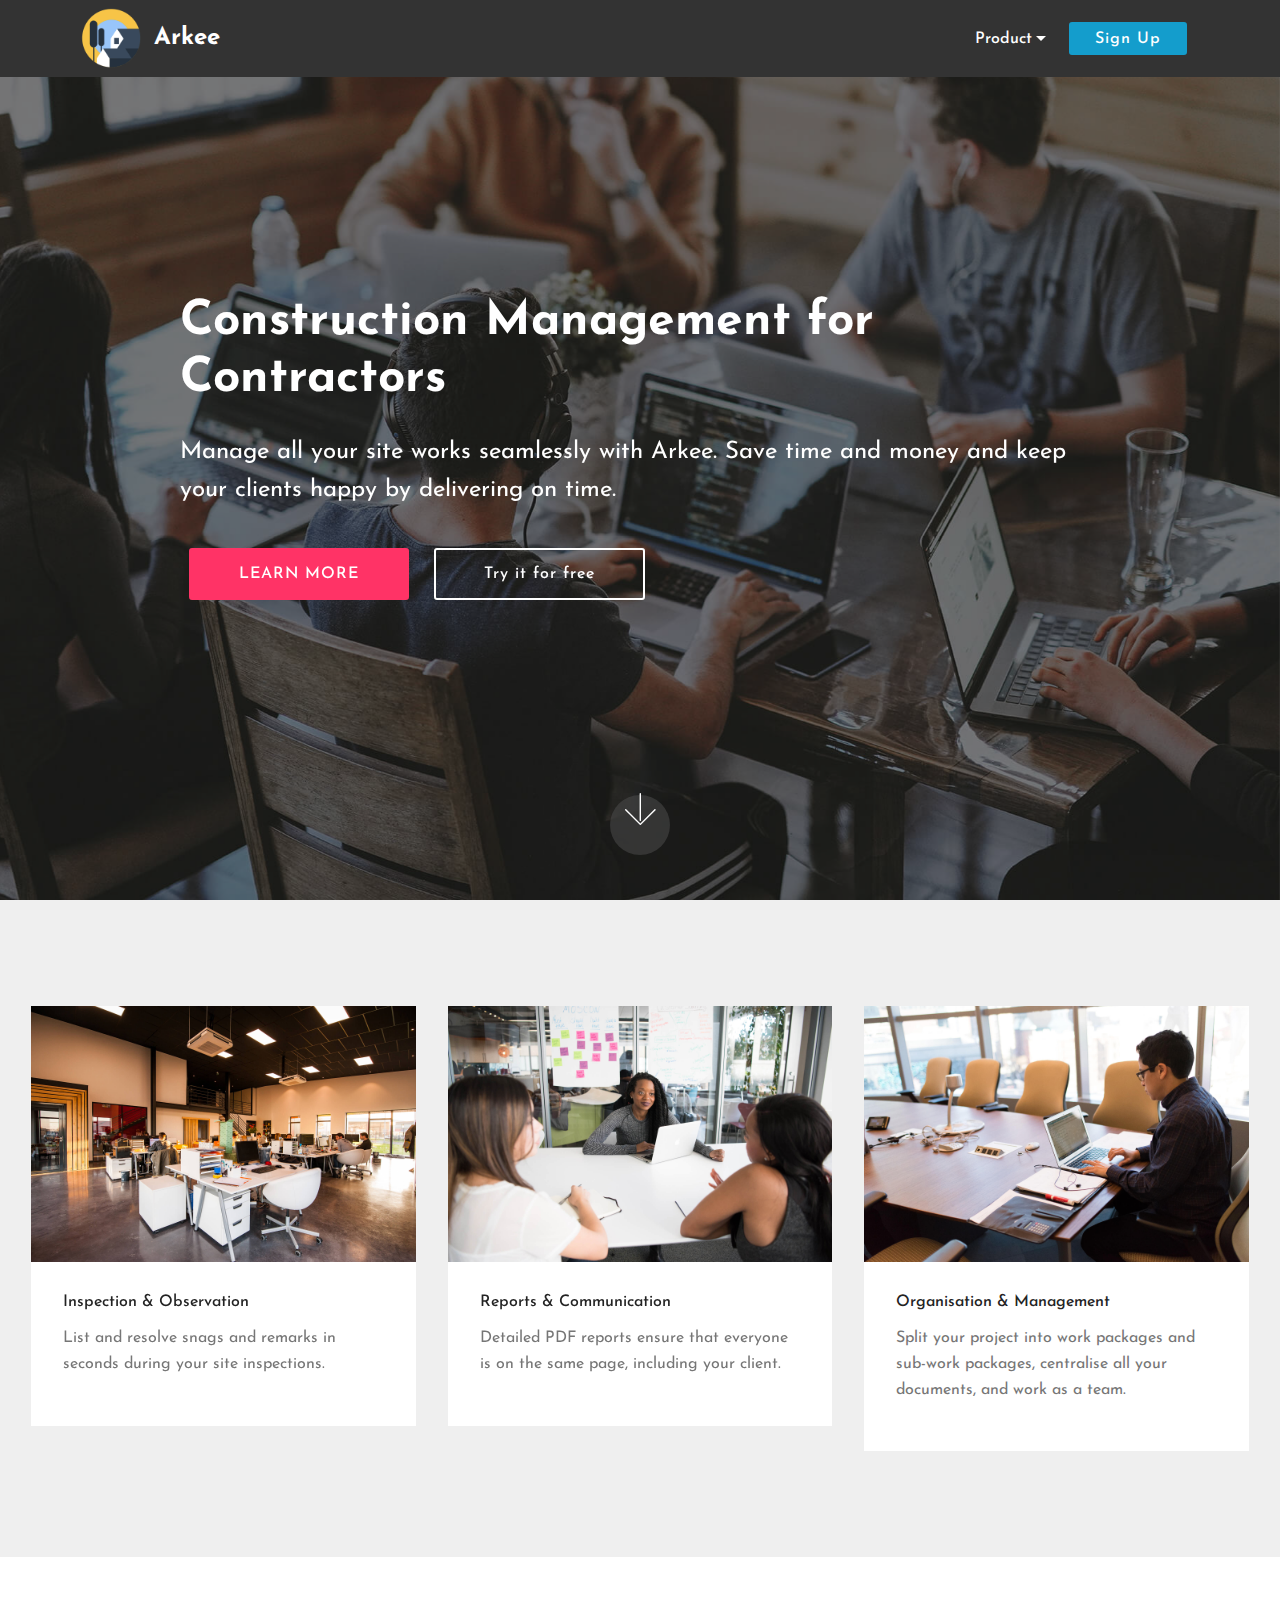
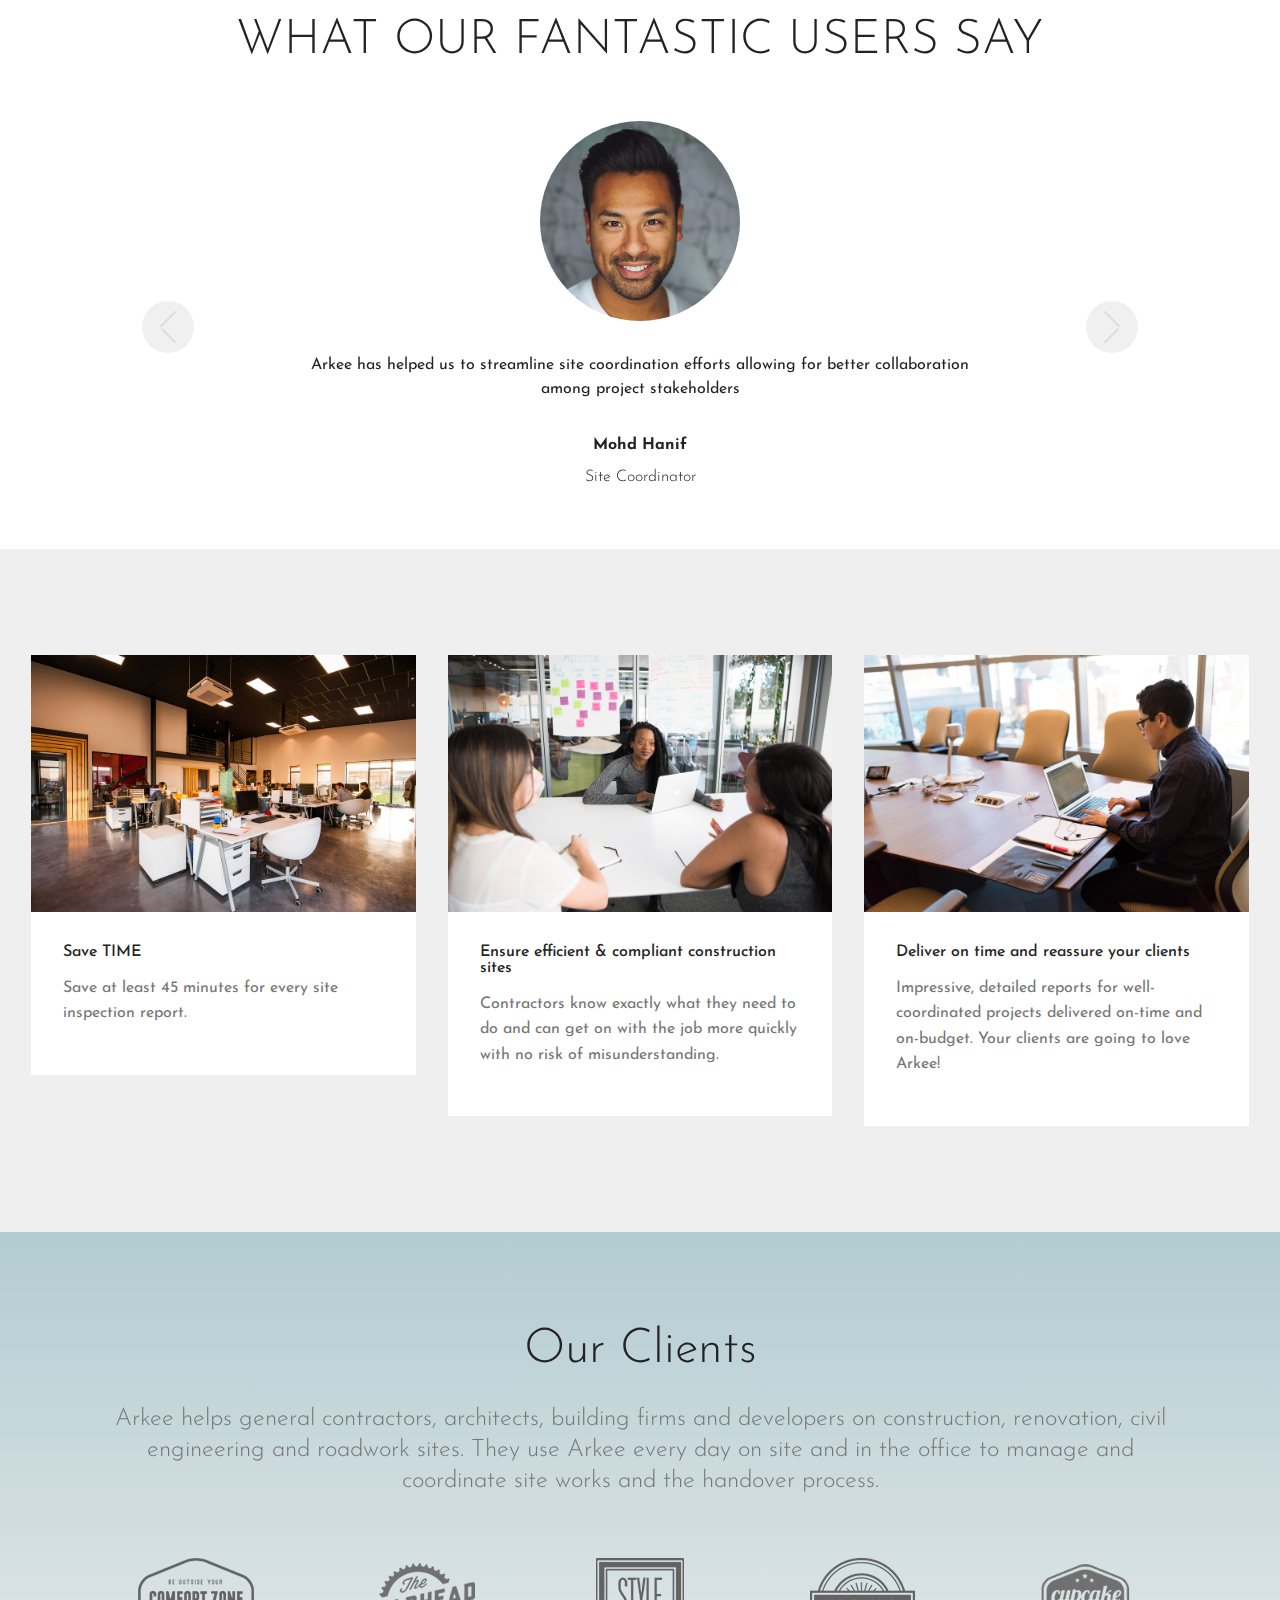
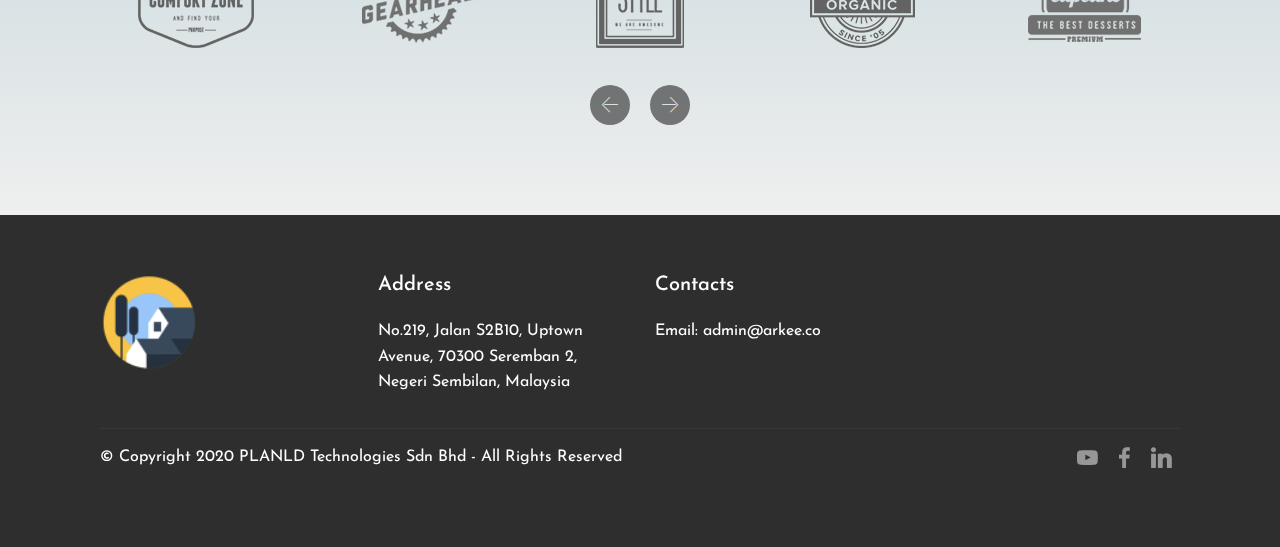
<file: index.html>
<!DOCTYPE html>
<html  >
<head>
  <!-- Site made with Mobirise Website Builder v4.11.5, https://mobirise.com -->
  <meta charset="UTF-8">
  <meta http-equiv="X-UA-Compatible" content="IE=edge">
  <meta name="generator" content="Mobirise v4.11.5, mobirise.com">
  <meta name="viewport" content="width=device-width, initial-scale=1, minimum-scale=1">
  <link rel="shortcut icon" href="assets/images/logo-transparent-2-122x122.png" type="image/x-icon">
  <meta name="description" content="Arkee - Construction Management Platform">
  
  <title>Home</title>
  <link rel="stylesheet" href="assets/web/assets/mobirise-icons/mobirise-icons.css">
  <link rel="stylesheet" href="assets/bootstrap/css/bootstrap.min.css">
  <link rel="stylesheet" href="assets/bootstrap/css/bootstrap-grid.min.css">
  <link rel="stylesheet" href="assets/bootstrap/css/bootstrap-reboot.min.css">
  <link rel="stylesheet" href="assets/socicon/css/styles.css">
  <link rel="stylesheet" href="assets/dropdown/css/style.css">
  <link rel="stylesheet" href="assets/tether/tether.min.css">
  <link rel="stylesheet" href="assets/theme/css/style.css">
  <link rel="preload" as="style" href="assets/mobirise/css/mbr-additional.css"><link rel="stylesheet" href="assets/mobirise/css/mbr-additional.css" type="text/css">
  
  
  
</head>
<body>

<!-- Analytics -->
<!-- Global site tag (gtag.js) - Google Analytics -->
<script async src="https://www.googletagmanager.com/gtag/js?id=UA-154156879-1"></script>
<script>
  window.dataLayer = window.dataLayer || [];
  function gtag(){dataLayer.push(arguments);}
  gtag('js', new Date());

  gtag('config', 'UA-154156879-1');
</script>

<!--Start of Tawk.to Script-->
<script type="text/javascript">
var Tawk_API=Tawk_API||{}, Tawk_LoadStart=new Date();
(function(){
var s1=document.createElement("script"),s0=document.getElementsByTagName("script")[0];
s1.async=true;
s1.src='https://embed.tawk.to/5dedeabcd96992700fcb5ffa/default';
s1.charset='UTF-8';
s1.setAttribute('crossorigin','*');
s0.parentNode.insertBefore(s1,s0);
})();
</script>
<!--End of Tawk.to Script-->

<!-- /Analytics -->


  <section class="menu cid-rJPJpXFSJq" once="menu" id="menu1-0">

    

    <nav class="navbar navbar-expand beta-menu navbar-dropdown align-items-center navbar-toggleable-sm">
        <button class="navbar-toggler navbar-toggler-right" type="button" data-toggle="collapse" data-target="#navbarSupportedContent" aria-controls="navbarSupportedContent" aria-expanded="false" aria-label="Toggle navigation">
            <div class="hamburger">
                <span></span>
                <span></span>
                <span></span>
                <span></span>
            </div>
        </button>
        <div class="menu-logo">
            <div class="navbar-brand">
                <span class="navbar-logo">
                    <a href="index.html">
                         <img src="assets/images/logo-transparent-2-122x122.png" alt="Mobirise" title="" style="height: 3.8rem;">
                    </a>
                </span>
                <span class="navbar-caption-wrap"><a class="navbar-caption text-white display-5" href="index.html">
                        Arkee</a></span>
            </div>
        </div>
        <div class="collapse navbar-collapse" id="navbarSupportedContent">
            <ul class="navbar-nav nav-dropdown" data-app-modern-menu="true"><li class="nav-item dropdown open">
                    <a class="nav-link link text-white dropdown-toggle display-4" href="https://mobirise.co" data-toggle="dropdown-submenu" aria-expanded="true">
                        
                        Product</a><div class="dropdown-menu"><a class="text-white dropdown-item display-4" href="overview.html">Overview</a></div>
                </li></ul>
            <div class="navbar-buttons mbr-section-btn"><a class="btn btn-sm btn-primary display-4" href="https://app.arkee.co">
                    
                    Sign Up</a></div>
        </div>
    </nav>
</section>

<section class="engine"><a href="https://mobirise.info/d">site maker</a></section><section class="cid-rJPKAoPfzB mbr-fullscreen mbr-parallax-background" id="header2-1">

    

    <div class="mbr-overlay" style="opacity: 0.5; background-color: rgb(35, 35, 35);"></div>

    <div class="container align-center">
        <div class="row justify-content-md-center">
            <div class="mbr-white col-md-10">
                <h1 class="mbr-section-title mbr-bold pb-3 mbr-fonts-style display-2">
                    Construction Management for Contractors</h1>
                
                <p class="mbr-text pb-3 mbr-fonts-style display-5">Manage all your site works seamlessly with Arkee. Save time and money and keep your clients happy by delivering on time.</p>
                <div class="mbr-section-btn"><a class="btn btn-md btn-secondary display-4" href="index.html#features17-3">LEARN MORE</a>
                    <a class="btn btn-md btn-white-outline display-4" href="https://app.arkee.co" target="_blank">Try it for free</a></div>
            </div>
        </div>
    </div>
    <div class="mbr-arrow hidden-sm-down" aria-hidden="true">
        <a href="#next">
            <i class="mbri-down mbr-iconfont"></i>
        </a>
    </div>
</section>

<section class="features17 cid-rJPN2G6Agc" id="features17-3">
    
    

    
    <div class="container-fluid">
        <div class="media-container-row">
            <div class="card p-3 col-12 col-md-6 col-lg-4">
                <div class="card-wrapper">
                    <div class="card-img">
                        <img src="assets/images/background1.jpg" alt="Mobirise">
                    </div>
                    <div class="card-box">
                        <h4 class="card-title pb-3 mbr-fonts-style display-7">Inspection &amp; Observation</h4>
                        <p class="mbr-text mbr-fonts-style display-7">List and resolve snags and remarks in seconds during your site inspections.</p>
                    </div>
                </div>
            </div>

            <div class="card p-3 col-12 col-md-6 col-lg-4">
                <div class="card-wrapper">
                    <div class="card-img">
                        <img src="assets/images/background2.jpg" alt="Mobirise">
                    </div>
                    <div class="card-box">
                        <h4 class="card-title pb-3 mbr-fonts-style display-7">
                            Reports &amp; Communication</h4>
                        <p class="mbr-text mbr-fonts-style display-7">Detailed PDF reports ensure that everyone is on the same page, including your client.</p>
                    </div>
                </div>
            </div>

            <div class="card p-3 col-12 col-md-6 col-lg-4">
                <div class="card-wrapper">
                    <div class="card-img">
                        <img src="assets/images/background3.jpg" alt="Mobirise">
                    </div>
                    <div class="card-box">
                        <h4 class="card-title pb-3 mbr-fonts-style display-7">
                            Organisation &amp; Management</h4>
                        <p class="mbr-text mbr-fonts-style display-7">Split your project into work packages and sub-work packages, centralise all your documents, and work as a team.</p>
                    </div>
                </div>
            </div>

            
            
            
        </div>
    </div>
</section>

<section class="carousel slide testimonials-slider cid-rJPVUNlYny" data-interval="false" id="testimonials-slider1-4">
    
    

    

    <div class="container text-center">
        <h2 class="pb-5 mbr-fonts-style display-2">
            WHAT OUR FANTASTIC USERS SAY
        </h2>

        <div class="carousel slide" role="listbox" data-pause="true" data-keyboard="false" data-ride="carousel" data-interval="5000">
            <div class="carousel-inner">
                
                
            <div class="carousel-item">
                    <div class="user col-md-8">
                        <div class="user_image">
                            <img src="assets/images/face3.jpg">
                        </div>
                        <div class="user_text pb-3">
                            <p class="mbr-fonts-style display-7">
                                Arkee has helped us to streamline site coordination efforts allowing for better collaboration among project stakeholders</p>
                        </div>
                        <div class="user_name mbr-bold pb-2 mbr-fonts-style display-7">Mohd Hanif</div>
                        <div class="user_desk mbr-light mbr-fonts-style display-7">
                            Site Coordinator</div>
                    </div>
                </div></div>

            <div class="carousel-controls">
                <a class="carousel-control-prev" role="button" data-slide="prev">
                  <span aria-hidden="true" class="mbri-arrow-prev mbr-iconfont"></span>
                  <span class="sr-only">Previous</span>
                </a>
                
                <a class="carousel-control-next" role="button" data-slide="next">
                  <span aria-hidden="true" class="mbri-arrow-next mbr-iconfont"></span>
                  <span class="sr-only">Next</span>
                </a>
            </div>
        </div>
    </div>
</section>

<section class="features17 cid-rJPWQgYvsX" id="features17-7">
    
    

    
    <div class="container-fluid">
        <div class="media-container-row">
            <div class="card p-3 col-12 col-md-6 col-lg-4">
                <div class="card-wrapper">
                    <div class="card-img">
                        <img src="assets/images/background1.jpg" alt="Mobirise">
                    </div>
                    <div class="card-box">
                        <h4 class="card-title pb-3 mbr-fonts-style display-7">
                            Save TIME</h4>
                        <p class="mbr-text mbr-fonts-style display-7">
                            Save at least 45 minutes for every site inspection report.
                        </p>
                    </div>
                </div>
            </div>

            <div class="card p-3 col-12 col-md-6 col-lg-4">
                <div class="card-wrapper">
                    <div class="card-img">
                        <img src="assets/images/background2.jpg" alt="Mobirise">
                    </div>
                    <div class="card-box">
                        <h4 class="card-title pb-3 mbr-fonts-style display-7">
                            Ensure efficient &amp; compliant construction sites</h4>
                        <p class="mbr-text mbr-fonts-style display-7">
                            Contractors know exactly what they need to do and can get on with the job more quickly with no risk of misunderstanding.
                        </p>
                    </div>
                </div>
            </div>

            <div class="card p-3 col-12 col-md-6 col-lg-4">
                <div class="card-wrapper">
                    <div class="card-img">
                        <img src="assets/images/background3.jpg" alt="Mobirise">
                    </div>
                    <div class="card-box">
                        <h4 class="card-title pb-3 mbr-fonts-style display-7">
                            Deliver on time and reassure your clients</h4>
                        <p class="mbr-text mbr-fonts-style display-7">
                            Impressive, detailed reports for well-coordinated projects delivered on-time and on-budget. Your clients are going to love Arkee!
                        </p>
                    </div>
                </div>
            </div>

            
            
            
        </div>
    </div>
</section>

<section class="clients cid-rJPX5OZr5o" data-interval="false" id="clients-8">
      

    
        <div class="container mb-5">
            <div class="media-container-row">
                <div class="col-12 align-center">
                    <h2 class="mbr-section-title pb-3 mbr-fonts-style display-2">
                        Our Clients
                    </h2>
                    <h3 class="mbr-section-subtitle mbr-light mbr-fonts-style display-5">Arkee helps general contractors, architects, building firms and developers on construction, renovation, civil engineering and roadwork sites. They use Arkee every day on site and in the office to manage and coordinate site works and the handover process.</h3>
                </div>
            </div>
        </div>

    <div class="container">
        <div class="carousel slide" role="listbox" data-pause="true" data-keyboard="false" data-ride="carousel" data-interval="5000">
            <div class="carousel-inner" data-visible="5">
                
                
                
                
                
            <div class="carousel-item ">
                    <div class="media-container-row">
                        <div class="col-md-12">
                            <div class="wrap-img ">
                                <img src="assets/images/1.png" class="img-responsive clients-img">
                            </div>
                        </div>
                    </div>
                </div><div class="carousel-item ">
                    <div class="media-container-row">
                        <div class="col-md-12">
                            <div class="wrap-img ">
                                <img src="assets/images/2.png" class="img-responsive clients-img">
                            </div>
                        </div>
                    </div>
                </div><div class="carousel-item ">
                    <div class="media-container-row">
                        <div class="col-md-12">
                            <div class="wrap-img ">
                                <img src="assets/images/3.png" class="img-responsive clients-img">
                            </div>
                        </div>
                    </div>
                </div><div class="carousel-item ">
                    <div class="media-container-row">
                        <div class="col-md-12">
                            <div class="wrap-img ">
                                <img src="assets/images/4.png" class="img-responsive clients-img">
                            </div>
                        </div>
                    </div>
                </div><div class="carousel-item ">
                    <div class="media-container-row">
                        <div class="col-md-12">
                            <div class="wrap-img ">
                                <img src="assets/images/5.png" class="img-responsive clients-img">
                            </div>
                        </div>
                    </div>
                </div></div>
            <div class="carousel-controls">
                <a data-app-prevent-settings="" class="carousel-control carousel-control-prev" role="button" data-slide="prev">
                    <span aria-hidden="true" class="mbri-left mbr-iconfont"></span>
                    <span class="sr-only">Previous</span>
                </a>
                <a data-app-prevent-settings="" class="carousel-control carousel-control-next" role="button" data-slide="next">
                    <span aria-hidden="true" class="mbri-right mbr-iconfont"></span>
                    <span class="sr-only">Next</span>
                </a>
            </div>
        </div>
    </div>
</section>

<section class="cid-rJQTOo6Wma" id="footer1-m">

    

    

    <div class="container">
        <div class="media-container-row content text-white">
            <div class="col-12 col-md-3">
                <div class="media-wrap">
                    <a href="https://mobirise.co/">
                        <img src="assets/images/logo-transparent-2-122x1223.png" alt="Mobirise" title="">
                    </a>
                </div>
            </div>
            <div class="col-12 col-md-3 mbr-fonts-style display-7">
                <h5 class="pb-3">
                    Address
                </h5>
                <p class="mbr-text">No.219, Jalan S2B10, Uptown Avenue, 70300 Seremban 2, Negeri Sembilan, Malaysia</p>
            </div>
            <div class="col-12 col-md-3 mbr-fonts-style display-7">
                <h5 class="pb-3">
                    Contacts
                </h5>
                <p class="mbr-text">
                    Email: admin@arkee.co &nbsp; &nbsp; &nbsp; &nbsp; &nbsp; &nbsp; &nbsp; &nbsp; &nbsp; &nbsp;<br><br></p>
            </div>
            <div class="col-12 col-md-3 mbr-fonts-style display-7">
                <h5 class="pb-3"></h5>
                <p class="mbr-text"></p>
            </div>
        </div>
        <div class="footer-lower">
            <div class="media-container-row">
                <div class="col-sm-12">
                    <hr>
                </div>
            </div>
            <div class="media-container-row mbr-white">
                <div class="col-sm-6 copyright">
                    <p class="mbr-text mbr-fonts-style display-7">
                        © Copyright 2020 PLANLD Technologies Sdn Bhd - All Rights Reserved
                    </p>
                </div>
                <div class="col-md-6">
                    <div class="social-list align-right">
                        <div class="soc-item">
                            <a href="https://twitter.com/mobirise" target="_blank">
                                <span class="mbr-iconfont mbr-iconfont-social socicon-youtube socicon"></span>
                            </a>
                        </div>
                        <div class="soc-item">
                            <a href="https://www.facebook.com/pages/Mobirise/1616226671953247" target="_blank">
                                <span class="socicon-facebook socicon mbr-iconfont mbr-iconfont-social"></span>
                            </a>
                        </div>
                        <div class="soc-item">
                            <a href="https://www.youtube.com/c/mobirise" target="_blank">
                                <span class="mbr-iconfont mbr-iconfont-social socicon-linkedin socicon"></span>
                            </a>
                        </div>
                        
                        
                        
                    </div>
                </div>
            </div>
        </div>
    </div>
</section>


  <script src="assets/web/assets/jquery/jquery.min.js"></script>
  <script src="assets/popper/popper.min.js"></script>
  <script src="assets/bootstrap/js/bootstrap.min.js"></script>
  <script src="assets/smoothscroll/smooth-scroll.js"></script>
  <script src="assets/dropdown/js/nav-dropdown.js"></script>
  <script src="assets/dropdown/js/navbar-dropdown.js"></script>
  <script src="assets/tether/tether.min.js"></script>
  <script src="assets/parallax/jarallax.min.js"></script>
  <script src="assets/bootstrapcarouselswipe/bootstrap-carousel-swipe.js"></script>
  <script src="assets/mbr-testimonials-slider/mbr-testimonials-slider.js"></script>
  <script src="assets/mbr-clients-slider/mbr-clients-slider.js"></script>
  <script src="assets/touchswipe/jquery.touch-swipe.min.js"></script>
  <script src="assets/theme/js/script.js"></script>
  
  
</body>
</html>
</file>
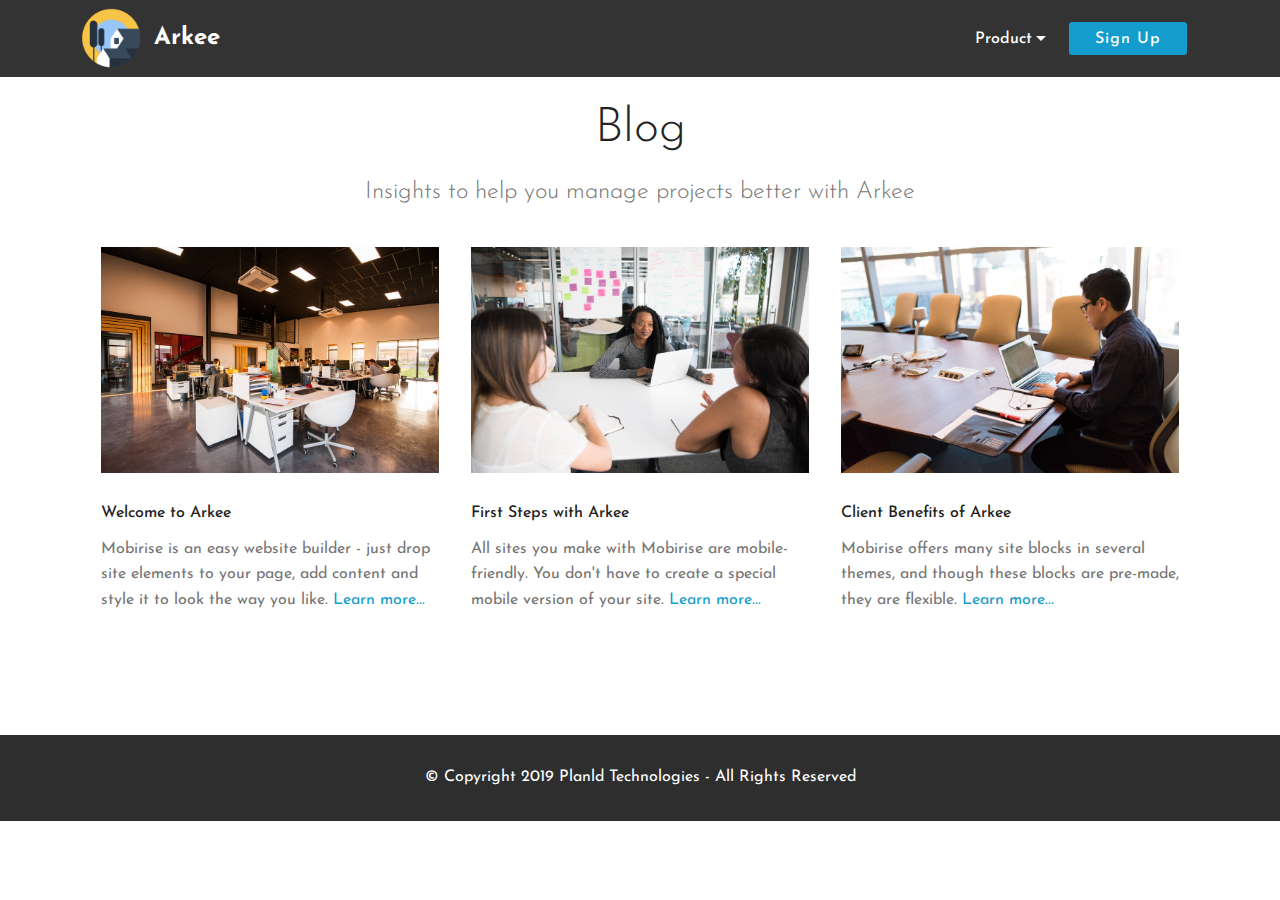
<file: blog.html>
<!DOCTYPE html>
<html  >
<head>
  <!-- Site made with Mobirise Website Builder v4.11.5, https://mobirise.com -->
  <meta charset="UTF-8">
  <meta http-equiv="X-UA-Compatible" content="IE=edge">
  <meta name="generator" content="Mobirise v4.11.5, mobirise.com">
  <meta name="viewport" content="width=device-width, initial-scale=1, minimum-scale=1">
  <link rel="shortcut icon" href="assets/images/logo-transparent-2-122x122.png" type="image/x-icon">
  <meta name="description" content="Arkee - Blog">
  
  <title>Blog</title>
  <link rel="stylesheet" href="assets/bootstrap/css/bootstrap.min.css">
  <link rel="stylesheet" href="assets/bootstrap/css/bootstrap-grid.min.css">
  <link rel="stylesheet" href="assets/bootstrap/css/bootstrap-reboot.min.css">
  <link rel="stylesheet" href="assets/tether/tether.min.css">
  <link rel="stylesheet" href="assets/dropdown/css/style.css">
  <link rel="stylesheet" href="assets/theme/css/style.css">
  <link rel="preload" as="style" href="assets/mobirise/css/mbr-additional.css"><link rel="stylesheet" href="assets/mobirise/css/mbr-additional.css" type="text/css">
  
  
  
</head>
<body>

<!-- Analytics -->
<!-- Global site tag (gtag.js) - Google Analytics -->
<script async src="https://www.googletagmanager.com/gtag/js?id=UA-154156879-1"></script>
<script>
  window.dataLayer = window.dataLayer || [];
  function gtag(){dataLayer.push(arguments);}
  gtag('js', new Date());

  gtag('config', 'UA-154156879-1');
</script>

<!--Start of Tawk.to Script-->
<script type="text/javascript">
var Tawk_API=Tawk_API||{}, Tawk_LoadStart=new Date();
(function(){
var s1=document.createElement("script"),s0=document.getElementsByTagName("script")[0];
s1.async=true;
s1.src='https://embed.tawk.to/5dedeabcd96992700fcb5ffa/default';
s1.charset='UTF-8';
s1.setAttribute('crossorigin','*');
s0.parentNode.insertBefore(s1,s0);
})();
</script>
<!--End of Tawk.to Script-->

<!-- /Analytics -->


  <section class="menu cid-rJPJpXFSJq" once="menu" id="menu1-9">

    

    <nav class="navbar navbar-expand beta-menu navbar-dropdown align-items-center navbar-toggleable-sm">
        <button class="navbar-toggler navbar-toggler-right" type="button" data-toggle="collapse" data-target="#navbarSupportedContent" aria-controls="navbarSupportedContent" aria-expanded="false" aria-label="Toggle navigation">
            <div class="hamburger">
                <span></span>
                <span></span>
                <span></span>
                <span></span>
            </div>
        </button>
        <div class="menu-logo">
            <div class="navbar-brand">
                <span class="navbar-logo">
                    <a href="index.html">
                         <img src="assets/images/logo-transparent-2-122x122.png" alt="Mobirise" title="" style="height: 3.8rem;">
                    </a>
                </span>
                <span class="navbar-caption-wrap"><a class="navbar-caption text-white display-5" href="index.html">
                        Arkee</a></span>
            </div>
        </div>
        <div class="collapse navbar-collapse" id="navbarSupportedContent">
            <ul class="navbar-nav nav-dropdown" data-app-modern-menu="true"><li class="nav-item dropdown open">
                    <a class="nav-link link text-white dropdown-toggle display-4" href="https://mobirise.co" data-toggle="dropdown-submenu" aria-expanded="true">
                        
                        Product</a><div class="dropdown-menu"><a class="text-white dropdown-item display-4" href="overview.html">Overview</a></div>
                </li></ul>
            <div class="navbar-buttons mbr-section-btn"><a class="btn btn-sm btn-primary display-4" href="https://app.arkee.co">
                    
                    Sign Up</a></div>
        </div>
    </nav>
</section>

<section class="engine"><a href="https://mobirise.info/b">create your own site for free</a></section><section class="mbr-section content4 cid-rJQ6UGlKqB" id="content4-d">

    

    <div class="container">
        <div class="media-container-row">
            <div class="title col-12 col-md-8">
                <h2 class="align-center pb-3 mbr-fonts-style display-2">
                    Blog</h2>
                <h3 class="mbr-section-subtitle align-center mbr-light mbr-fonts-style display-5">Insights to help you manage projects better with Arkee</h3>
                
            </div>
        </div>
    </div>
</section>

<section class="features2 cid-rJQTuUMsFE" id="features2-l">

    

    
    
    <div class="container">
        <div class="media-container-row">
            <div class="card p-3 col-12 col-md-6 col-lg-4">
                <div class="card-wrapper">
                    <div class="card-img">
                        <img src="assets/images/background1.jpg" alt="Mobirise">
                    </div>
                    <div class="card-box">
                        <h4 class="card-title pb-3 mbr-fonts-style display-7">
                            Welcome to Arkee</h4>
                        <p class="mbr-text mbr-fonts-style display-7">
                            Mobirise is an easy website builder - just drop site elements to your page, add content and style it to look the way you like. <a href="page2.html">Learn more...</a>
                        </p>
                    </div>
                </div>
            </div>

            <div class="card p-3 col-12 col-md-6 col-lg-4">
                <div class="card-wrapper">
                    <div class="card-img">
                        <img src="assets/images/background2.jpg" alt="Mobirise">
                    </div>
                    <div class="card-box ">
                        <h4 class="card-title pb-3 mbr-fonts-style display-7">
                            First Steps with Arkee</h4>
                        <p class="mbr-text mbr-fonts-style display-7">
                            All sites you make with Mobirise are mobile-friendly. You don't have to create a special mobile version of your site. <a href="https://mobirise.co">Learn more...</a>
                        </p>
                    </div>
                </div>
            </div>

            <div class="card p-3 col-12 col-md-6 col-lg-4">
                <div class="card-wrapper">
                    <div class="card-img">
                        <img src="assets/images/background3.jpg" alt="Mobirise">
                    </div>
                    <div class="card-box">
                        <h4 class="card-title pb-3 mbr-fonts-style display-7">
                            Client Benefits of Arkee</h4>
                        <p class="mbr-text mbr-fonts-style display-7">
                            Mobirise offers many site blocks in several themes, and though these blocks are pre-made, they are flexible. <a href="https://mobirise.co">Learn more...</a>
                        </p>
                    </div>
                </div>
            </div>

            
        </div>
    </div>
</section>

<section once="footers" class="cid-rJQoQQaslw" id="footer6-k">

    

    

    <div class="container">
        <div class="media-container-row align-center mbr-white">
            <div class="col-12">
                <p class="mbr-text mb-0 mbr-fonts-style display-7">
                    © Copyright 2019 Planld Technologies - All Rights Reserved
                </p>
            </div>
        </div>
    </div>
</section>


  <script src="assets/web/assets/jquery/jquery.min.js"></script>
  <script src="assets/popper/popper.min.js"></script>
  <script src="assets/bootstrap/js/bootstrap.min.js"></script>
  <script src="assets/tether/tether.min.js"></script>
  <script src="assets/smoothscroll/smooth-scroll.js"></script>
  <script src="assets/dropdown/js/nav-dropdown.js"></script>
  <script src="assets/dropdown/js/navbar-dropdown.js"></script>
  <script src="assets/touchswipe/jquery.touch-swipe.min.js"></script>
  <script src="assets/theme/js/script.js"></script>
  
  
</body>
</html>
</file>
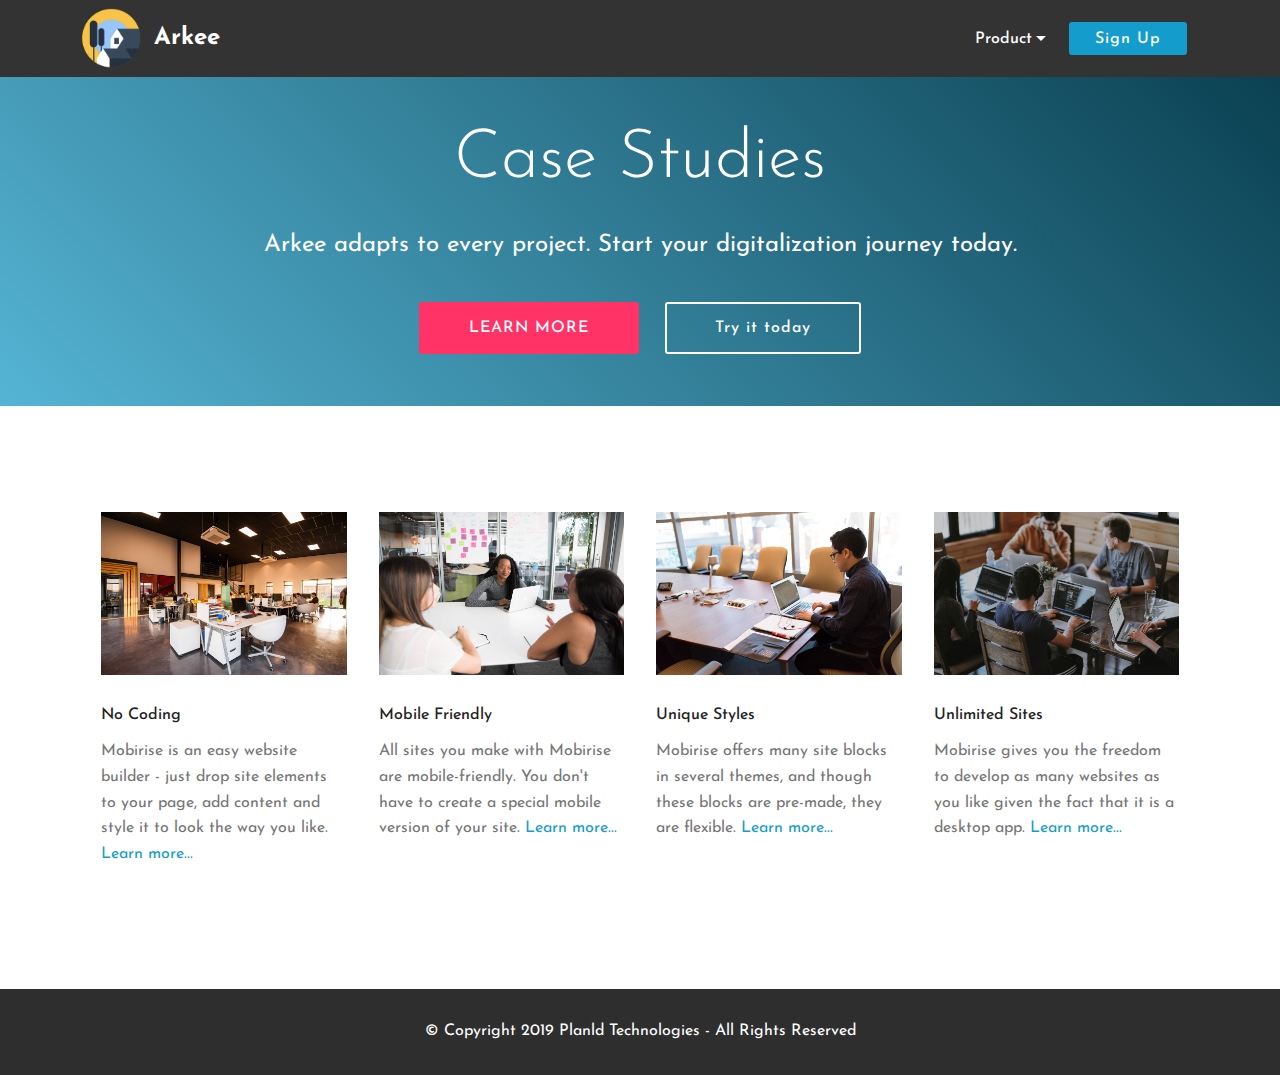
<file: case studies.html>
<!DOCTYPE html>
<html  >
<head>
  <!-- Site made with Mobirise Website Builder v4.11.5, https://mobirise.com -->
  <meta charset="UTF-8">
  <meta http-equiv="X-UA-Compatible" content="IE=edge">
  <meta name="generator" content="Mobirise v4.11.5, mobirise.com">
  <meta name="viewport" content="width=device-width, initial-scale=1, minimum-scale=1">
  <link rel="shortcut icon" href="assets/images/logo-transparent-2-122x122.png" type="image/x-icon">
  <meta name="description" content="Web Generator Description">
  
  <title>Case Studies</title>
  <link rel="stylesheet" href="assets/web/assets/mobirise-icons/mobirise-icons.css">
  <link rel="stylesheet" href="assets/bootstrap/css/bootstrap.min.css">
  <link rel="stylesheet" href="assets/bootstrap/css/bootstrap-grid.min.css">
  <link rel="stylesheet" href="assets/bootstrap/css/bootstrap-reboot.min.css">
  <link rel="stylesheet" href="assets/tether/tether.min.css">
  <link rel="stylesheet" href="assets/dropdown/css/style.css">
  <link rel="stylesheet" href="assets/theme/css/style.css">
  <link rel="preload" as="style" href="assets/mobirise/css/mbr-additional.css"><link rel="stylesheet" href="assets/mobirise/css/mbr-additional.css" type="text/css">
  
  
  
</head>
<body>

<!-- Analytics -->
<!-- Global site tag (gtag.js) - Google Analytics -->
<script async src="https://www.googletagmanager.com/gtag/js?id=UA-154156879-1"></script>
<script>
  window.dataLayer = window.dataLayer || [];
  function gtag(){dataLayer.push(arguments);}
  gtag('js', new Date());

  gtag('config', 'UA-154156879-1');
</script>

<!--Start of Tawk.to Script-->
<script type="text/javascript">
var Tawk_API=Tawk_API||{}, Tawk_LoadStart=new Date();
(function(){
var s1=document.createElement("script"),s0=document.getElementsByTagName("script")[0];
s1.async=true;
s1.src='https://embed.tawk.to/5dedeabcd96992700fcb5ffa/default';
s1.charset='UTF-8';
s1.setAttribute('crossorigin','*');
s0.parentNode.insertBefore(s1,s0);
})();
</script>
<!--End of Tawk.to Script-->

<!-- /Analytics -->


  <section class="menu cid-rJPJpXFSJq" once="menu" id="menu1-16">

    

    <nav class="navbar navbar-expand beta-menu navbar-dropdown align-items-center navbar-toggleable-sm">
        <button class="navbar-toggler navbar-toggler-right" type="button" data-toggle="collapse" data-target="#navbarSupportedContent" aria-controls="navbarSupportedContent" aria-expanded="false" aria-label="Toggle navigation">
            <div class="hamburger">
                <span></span>
                <span></span>
                <span></span>
                <span></span>
            </div>
        </button>
        <div class="menu-logo">
            <div class="navbar-brand">
                <span class="navbar-logo">
                    <a href="index.html">
                         <img src="assets/images/logo-transparent-2-122x122.png" alt="Mobirise" title="" style="height: 3.8rem;">
                    </a>
                </span>
                <span class="navbar-caption-wrap"><a class="navbar-caption text-white display-5" href="index.html">
                        Arkee</a></span>
            </div>
        </div>
        <div class="collapse navbar-collapse" id="navbarSupportedContent">
            <ul class="navbar-nav nav-dropdown" data-app-modern-menu="true"><li class="nav-item dropdown open">
                    <a class="nav-link link text-white dropdown-toggle display-4" href="https://mobirise.co" data-toggle="dropdown-submenu" aria-expanded="true">
                        
                        Product</a><div class="dropdown-menu"><a class="text-white dropdown-item display-4" href="overview.html">Overview</a></div>
                </li></ul>
            <div class="navbar-buttons mbr-section-btn"><a class="btn btn-sm btn-primary display-4" href="https://app.arkee.co">
                    
                    Sign Up</a></div>
        </div>
    </nav>
</section>

<section class="engine"><a href="https://mobirise.info/l">free website templates</a></section><section class="header5 cid-rKvOlElxPZ" id="header5-17">

    

    
    <div class="container">
        <div class="row justify-content-center">
            <div class="mbr-white col-md-10">
                <h1 class="mbr-section-title align-center pb-3 mbr-fonts-style display-1">
                    Case Studies</h1>
                <p class="mbr-text align-center display-5 pb-3 mbr-fonts-style">
                   Arkee adapts to every project. Start your digitalization journey today.</p>
                <div class="mbr-section-btn align-center"><a class="btn btn-md btn-secondary display-4" href="https://mobirise.co">LEARN MORE</a>
                        <a class="btn btn-md btn-white-outline display-4" href="https://mobirise.co">Try it today</a></div>
            </div>
        </div>
    </div>

    
</section>

<section class="features2 cid-rKvOTjGn5s" id="features2-18">

    

    
    
    <div class="container">
        <div class="media-container-row">
            <div class="card p-3 col-12 col-md-6 col-lg-3">
                <div class="card-wrapper">
                    <div class="card-img">
                        <img src="assets/images/background1.jpg" alt="Mobirise">
                    </div>
                    <div class="card-box">
                        <h4 class="card-title pb-3 mbr-fonts-style display-7">
                            No Coding
                        </h4>
                        <p class="mbr-text mbr-fonts-style display-7">
                            Mobirise is an easy website builder - just drop site elements to your page, add content and style it to look the way you like. <a href="https://mobirise.co">Learn more...</a>
                        </p>
                    </div>
                </div>
            </div>

            <div class="card p-3 col-12 col-md-6 col-lg-3">
                <div class="card-wrapper">
                    <div class="card-img">
                        <img src="assets/images/background2.jpg" alt="Mobirise">
                    </div>
                    <div class="card-box ">
                        <h4 class="card-title pb-3 mbr-fonts-style display-7">
                            Mobile Friendly
                        </h4>
                        <p class="mbr-text mbr-fonts-style display-7">
                            All sites you make with Mobirise are mobile-friendly. You don't have to create a special mobile version of your site. <a href="https://mobirise.co">Learn more...</a>
                        </p>
                    </div>
                </div>
            </div>

            <div class="card p-3 col-12 col-md-6 col-lg-3">
                <div class="card-wrapper">
                    <div class="card-img">
                        <img src="assets/images/background3.jpg" alt="Mobirise">
                    </div>
                    <div class="card-box">
                        <h4 class="card-title pb-3 mbr-fonts-style display-7">
                            Unique Styles
                        </h4>
                        <p class="mbr-text mbr-fonts-style display-7">
                            Mobirise offers many site blocks in several themes, and though these blocks are pre-made, they are flexible. <a href="https://mobirise.co">Learn more...</a>
                        </p>
                    </div>
                </div>
            </div>

            <div class="card p-3 col-12 col-md-6 col-lg-3">
                <div class="card-wrapper">
                    <div class="card-img">
                        <img src="assets/images/background4.jpg" alt="Mobirise">
                    </div>
                    <div class="card-box">
                        <h4 class="card-title pb-3 mbr-fonts-style display-7">
                            Unlimited Sites
                        </h4>
                        <p class="mbr-text mbr-fonts-style display-7">
                            Mobirise gives you the freedom to develop as many websites as you like given the fact that it is a desktop app. <a href="https://mobirise.co">Learn more...</a>
                        </p>
                    </div>
                </div>
            </div>
        </div>
    </div>
</section>

<section once="footers" class="cid-rKvP4Ujij8" id="footer6-19">

    

    

    <div class="container">
        <div class="media-container-row align-center mbr-white">
            <div class="col-12">
                <p class="mbr-text mb-0 mbr-fonts-style display-7">
                    © Copyright 2019 Planld Technologies - All Rights Reserved
                </p>
            </div>
        </div>
    </div>
</section>


  <script src="assets/web/assets/jquery/jquery.min.js"></script>
  <script src="assets/popper/popper.min.js"></script>
  <script src="assets/bootstrap/js/bootstrap.min.js"></script>
  <script src="assets/tether/tether.min.js"></script>
  <script src="assets/smoothscroll/smooth-scroll.js"></script>
  <script src="assets/dropdown/js/nav-dropdown.js"></script>
  <script src="assets/dropdown/js/navbar-dropdown.js"></script>
  <script src="assets/touchswipe/jquery.touch-swipe.min.js"></script>
  <script src="assets/theme/js/script.js"></script>
  
  
</body>
</html>
</file>
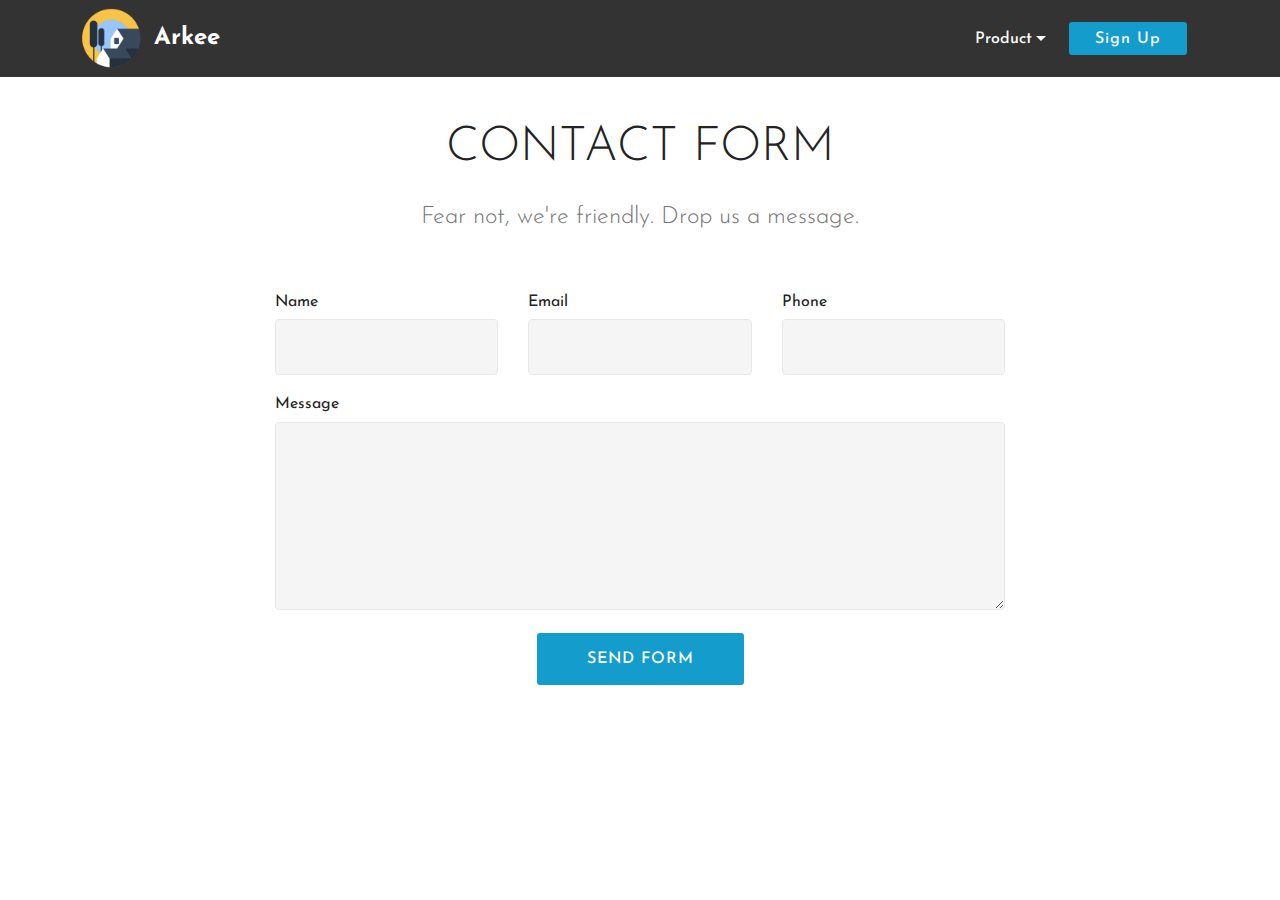
<file: contact.html>
<!DOCTYPE html>
<html  >
<head>
  <!-- Site made with Mobirise Website Builder v4.11.5, https://mobirise.com -->
  <meta charset="UTF-8">
  <meta http-equiv="X-UA-Compatible" content="IE=edge">
  <meta name="generator" content="Mobirise v4.11.5, mobirise.com">
  <meta name="viewport" content="width=device-width, initial-scale=1, minimum-scale=1">
  <link rel="shortcut icon" href="assets/images/logo-transparent-2-122x122.png" type="image/x-icon">
  <meta name="description" content="Website Builder Description">
  
  <title>Contact</title>
  <link rel="stylesheet" href="assets/bootstrap/css/bootstrap.min.css">
  <link rel="stylesheet" href="assets/bootstrap/css/bootstrap-grid.min.css">
  <link rel="stylesheet" href="assets/bootstrap/css/bootstrap-reboot.min.css">
  <link rel="stylesheet" href="assets/tether/tether.min.css">
  <link rel="stylesheet" href="assets/dropdown/css/style.css">
  <link rel="stylesheet" href="assets/theme/css/style.css">
  <link rel="preload" as="style" href="assets/mobirise/css/mbr-additional.css"><link rel="stylesheet" href="assets/mobirise/css/mbr-additional.css" type="text/css">
  
  
  
</head>
<body>

<!-- Analytics -->
<!-- Global site tag (gtag.js) - Google Analytics -->
<script async src="https://www.googletagmanager.com/gtag/js?id=UA-154156879-1"></script>
<script>
  window.dataLayer = window.dataLayer || [];
  function gtag(){dataLayer.push(arguments);}
  gtag('js', new Date());

  gtag('config', 'UA-154156879-1');
</script>

<!--Start of Tawk.to Script-->
<script type="text/javascript">
var Tawk_API=Tawk_API||{}, Tawk_LoadStart=new Date();
(function(){
var s1=document.createElement("script"),s0=document.getElementsByTagName("script")[0];
s1.async=true;
s1.src='https://embed.tawk.to/5dedeabcd96992700fcb5ffa/default';
s1.charset='UTF-8';
s1.setAttribute('crossorigin','*');
s0.parentNode.insertBefore(s1,s0);
})();
</script>
<!--End of Tawk.to Script-->

<!-- /Analytics -->


  <section class="menu cid-rJPJpXFSJq" once="menu" id="menu1-1e">

    

    <nav class="navbar navbar-expand beta-menu navbar-dropdown align-items-center navbar-toggleable-sm">
        <button class="navbar-toggler navbar-toggler-right" type="button" data-toggle="collapse" data-target="#navbarSupportedContent" aria-controls="navbarSupportedContent" aria-expanded="false" aria-label="Toggle navigation">
            <div class="hamburger">
                <span></span>
                <span></span>
                <span></span>
                <span></span>
            </div>
        </button>
        <div class="menu-logo">
            <div class="navbar-brand">
                <span class="navbar-logo">
                    <a href="index.html">
                         <img src="assets/images/logo-transparent-2-122x122.png" alt="Mobirise" title="" style="height: 3.8rem;">
                    </a>
                </span>
                <span class="navbar-caption-wrap"><a class="navbar-caption text-white display-5" href="index.html">
                        Arkee</a></span>
            </div>
        </div>
        <div class="collapse navbar-collapse" id="navbarSupportedContent">
            <ul class="navbar-nav nav-dropdown" data-app-modern-menu="true"><li class="nav-item dropdown open">
                    <a class="nav-link link text-white dropdown-toggle display-4" href="https://mobirise.co" data-toggle="dropdown-submenu" aria-expanded="true">
                        
                        Product</a><div class="dropdown-menu"><a class="text-white dropdown-item display-4" href="overview.html">Overview</a></div>
                </li></ul>
            <div class="navbar-buttons mbr-section-btn"><a class="btn btn-sm btn-primary display-4" href="https://app.arkee.co">
                    
                    Sign Up</a></div>
        </div>
    </nav>
</section>

<section class="engine"><a href="https://mobirise.info/c">free site builder</a></section><section class="mbr-section form1 cid-rMYajPfJCD" id="form1-1f">

    

    
    <div class="container">
        <div class="row justify-content-center">
            <div class="title col-12 col-lg-8">
                <h2 class="mbr-section-title align-center pb-3 mbr-fonts-style display-2">
                    CONTACT FORM
                </h2>
                <h3 class="mbr-section-subtitle align-center mbr-light pb-3 mbr-fonts-style display-5">
                    Fear not, we're friendly. Drop us a message.</h3>
            </div>
        </div>
    </div>
    <div class="container">
        <div class="row justify-content-center">
            <div class="media-container-column col-lg-8" data-form-type="formoid">
                <!---Formbuilder Form--->
                <form action="https://mobirise.com/" method="POST" class="mbr-form form-with-styler" data-form-title="Mobirise Form"><input type="hidden" name="email" data-form-email="true" value="Y/O1p4Tiv9ooylZZCoC7RYY6AFMnJw4UDBHHPtY2xW1+mngn6ozYGUUFWrIFhLQpkQnSBh6vX7Msl2eewFMf534ugoWGSzsgYrMrrcRGkkjYm7K4FNxw5j4JCPmbb2SS">
                    <div class="row">
                        <div hidden="hidden" data-form-alert="" class="alert alert-success col-12">Thanks for filling out the form!</div>
                        <div hidden="hidden" data-form-alert-danger="" class="alert alert-danger col-12">
                        </div>
                    </div>
                    <div class="dragArea row">
                        <div class="col-md-4  form-group" data-for="name">
                            <label for="name-form1-1f" class="form-control-label mbr-fonts-style display-7">Name</label>
                            <input type="text" name="name" data-form-field="Name" required="required" class="form-control display-7" id="name-form1-1f">
                        </div>
                        <div class="col-md-4  form-group" data-for="email">
                            <label for="email-form1-1f" class="form-control-label mbr-fonts-style display-7">Email</label>
                            <input type="email" name="email" data-form-field="Email" required="required" class="form-control display-7" id="email-form1-1f">
                        </div>
                        <div data-for="phone" class="col-md-4  form-group">
                            <label for="phone-form1-1f" class="form-control-label mbr-fonts-style display-7">Phone</label>
                            <input type="tel" name="phone" data-form-field="Phone" class="form-control display-7" id="phone-form1-1f">
                        </div>
                        <div data-for="message" class="col-md-12 form-group">
                            <label for="message-form1-1f" class="form-control-label mbr-fonts-style display-7">Message</label>
                            <textarea name="message" data-form-field="Message" class="form-control display-7" id="message-form1-1f"></textarea>
                        </div>
                        <div class="col-md-12 input-group-btn align-center">
                            <button type="submit" class="btn btn-primary btn-form display-4">SEND FORM</button>
                        </div>
                    </div>
                </form><!---Formbuilder Form--->
            </div>
        </div>
    </div>
</section>


  <script src="assets/web/assets/jquery/jquery.min.js"></script>
  <script src="assets/popper/popper.min.js"></script>
  <script src="assets/bootstrap/js/bootstrap.min.js"></script>
  <script src="assets/tether/tether.min.js"></script>
  <script src="assets/smoothscroll/smooth-scroll.js"></script>
  <script src="assets/dropdown/js/nav-dropdown.js"></script>
  <script src="assets/dropdown/js/navbar-dropdown.js"></script>
  <script src="assets/touchswipe/jquery.touch-swipe.min.js"></script>
  <script src="assets/theme/js/script.js"></script>
  <script src="assets/formoid/formoid.min.js"></script>
  
  
</body>
</html>
</file>
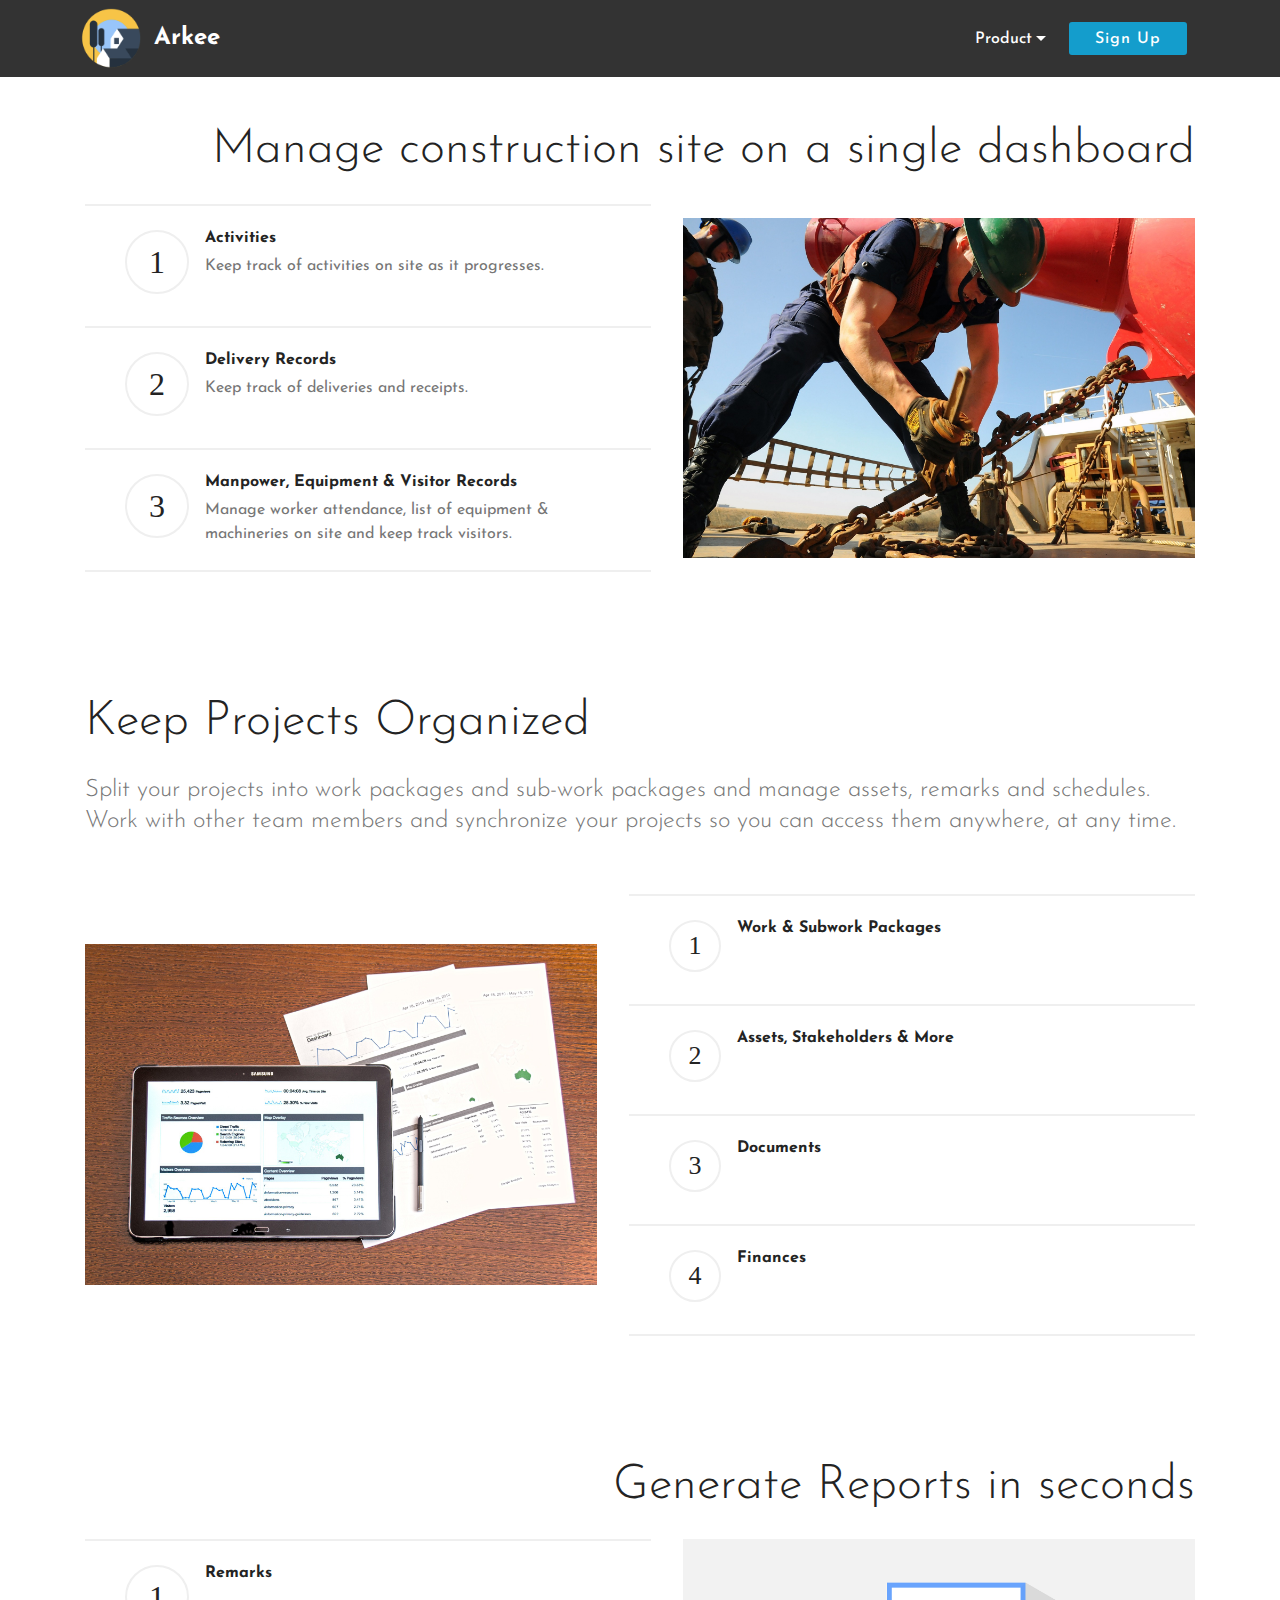
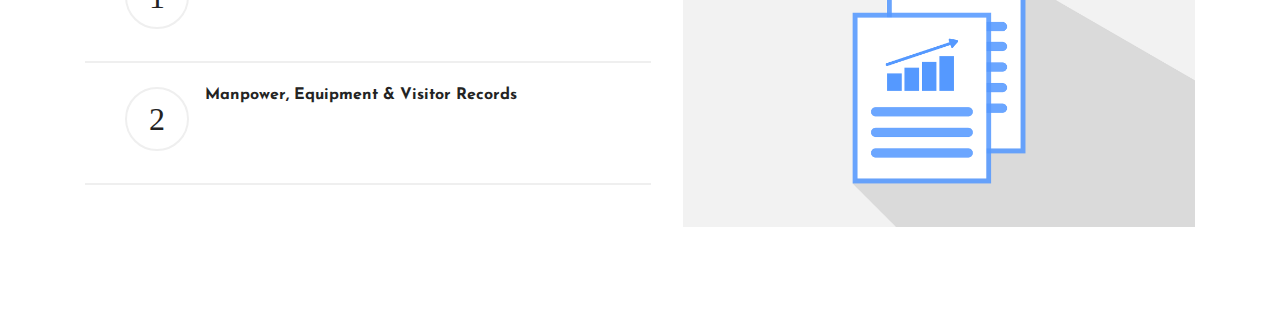
<file: overview.html>
<!DOCTYPE html>
<html  >
<head>
  <!-- Site made with Mobirise Website Builder v4.11.5, https://mobirise.com -->
  <meta charset="UTF-8">
  <meta http-equiv="X-UA-Compatible" content="IE=edge">
  <meta name="generator" content="Mobirise v4.11.5, mobirise.com">
  <meta name="viewport" content="width=device-width, initial-scale=1, minimum-scale=1">
  <link rel="shortcut icon" href="assets/images/logo-transparent-2-122x122.png" type="image/x-icon">
  <meta name="description" content="Arkee - Construction Management Platform">
  
  <title>Overview</title>
  <link rel="stylesheet" href="assets/bootstrap/css/bootstrap.min.css">
  <link rel="stylesheet" href="assets/bootstrap/css/bootstrap-grid.min.css">
  <link rel="stylesheet" href="assets/bootstrap/css/bootstrap-reboot.min.css">
  <link rel="stylesheet" href="assets/tether/tether.min.css">
  <link rel="stylesheet" href="assets/dropdown/css/style.css">
  <link rel="stylesheet" href="assets/theme/css/style.css">
  <link rel="preload" as="style" href="assets/mobirise/css/mbr-additional.css"><link rel="stylesheet" href="assets/mobirise/css/mbr-additional.css" type="text/css">
  
  
  
</head>
<body>

<!-- Analytics -->
<!-- Global site tag (gtag.js) - Google Analytics -->
<script async src="https://www.googletagmanager.com/gtag/js?id=UA-154156879-1"></script>
<script>
  window.dataLayer = window.dataLayer || [];
  function gtag(){dataLayer.push(arguments);}
  gtag('js', new Date());

  gtag('config', 'UA-154156879-1');
</script>

<!--Start of Tawk.to Script-->
<script type="text/javascript">
var Tawk_API=Tawk_API||{}, Tawk_LoadStart=new Date();
(function(){
var s1=document.createElement("script"),s0=document.getElementsByTagName("script")[0];
s1.async=true;
s1.src='https://embed.tawk.to/5dedeabcd96992700fcb5ffa/default';
s1.charset='UTF-8';
s1.setAttribute('crossorigin','*');
s0.parentNode.insertBefore(s1,s0);
})();
</script>
<!--End of Tawk.to Script-->

<!-- /Analytics -->


  <section class="menu cid-rJPJpXFSJq" once="menu" id="menu1-11">

    

    <nav class="navbar navbar-expand beta-menu navbar-dropdown align-items-center navbar-toggleable-sm">
        <button class="navbar-toggler navbar-toggler-right" type="button" data-toggle="collapse" data-target="#navbarSupportedContent" aria-controls="navbarSupportedContent" aria-expanded="false" aria-label="Toggle navigation">
            <div class="hamburger">
                <span></span>
                <span></span>
                <span></span>
                <span></span>
            </div>
        </button>
        <div class="menu-logo">
            <div class="navbar-brand">
                <span class="navbar-logo">
                    <a href="index.html">
                         <img src="assets/images/logo-transparent-2-122x122.png" alt="Mobirise" title="" style="height: 3.8rem;">
                    </a>
                </span>
                <span class="navbar-caption-wrap"><a class="navbar-caption text-white display-5" href="index.html">
                        Arkee</a></span>
            </div>
        </div>
        <div class="collapse navbar-collapse" id="navbarSupportedContent">
            <ul class="navbar-nav nav-dropdown" data-app-modern-menu="true"><li class="nav-item dropdown">
                    <a class="nav-link link text-white dropdown-toggle display-4" href="https://mobirise.co" data-toggle="dropdown-submenu" aria-expanded="true">
                        
                        Product</a><div class="dropdown-menu"><a class="text-white dropdown-item display-4" href="overview.html">Overview</a></div>
                </li></ul>
            <div class="navbar-buttons mbr-section-btn"><a class="btn btn-sm btn-primary display-4" href="https://app.arkee.co">
                    
                    Sign Up</a></div>
        </div>
    </nav>
</section>

<section class="engine"><a href="https://mobirise.info/u">bootstrap website templates</a></section><section class="counters4 counters cid-rKv699zPtm" id="counters4-12">

    

    

    <div class="container pt-4 mt-2">
        <h2 class="mbr-section-title pb-3 align-center mbr-fonts-style display-2">Manage construction site on a single dashboard</h2>
        
        <div class="media-container-row">
            <div class="media-block m-auto" style="width: 49%;">
                <div class="mbr-figure">
                    <img src="assets/images/mbr-2.jpg" alt="" title="">
                </div>
            </div>
            <div class="cards-block">
                <div class="cards-container">
                    <div class="card px-3 align-left col-12">
                        <div class="panel-item p-4 d-flex align-items-start">
                            <div class="card-img pr-3">
                                <h3 class="img-text d-flex align-items-center justify-content-center">
                                    1
                                </h3>
                            </div>
                            <div class="card-text">
                                <h4 class="mbr-content-title mbr-bold mbr-fonts-style display-7">Activities</h4>
                                <p class="mbr-content-text mbr-fonts-style display-7">
                                    Keep track of activities on site as it progresses.</p>
                            </div>
                        </div>
                    </div>
                    <div class="card px-3 align-left col-12">
                        <div class="panel-item p-4 d-flex align-items-start">
                            <div class="card-img pr-3">
                                <h3 class="img-text d-flex align-items-center justify-content-center">
                                    2
                                </h3>
                            </div>
                            <div class="card-text">
                                <h4 class="mbr-content-title mbr-bold mbr-fonts-style display-7">Delivery Records</h4>
                                <p class="mbr-content-text mbr-fonts-style display-7">
                                    Keep track of deliveries and receipts.&nbsp;</p>
                            </div>
                        </div>
                    </div>
                    <div class="card px-3 align-left col-12">
                        <div class="panel-item p-4 d-flex align-items-start">
                            <div class="card-img pr-3">
                                <h3 class="img-text d-flex align-items-center justify-content-center">
                                    3
                                </h3>
                            </div>
                            <div class="card-text">
                                <h4 class="mbr-content-title mbr-bold mbr-fonts-style display-7">Manpower, Equipment &amp; Visitor Records</h4>
                                <p class="mbr-content-text mbr-fonts-style display-7">
                                        Manage worker attendance, list of equipment &amp; machineries on site and keep track visitors.</p>
                            </div>
                        </div>
                    </div>
                    
                </div>
            </div>
        </div>
    </div>
</section>

<section class="counters4 counters cid-rKv6pO9Oxv" id="counters4-13">

    

    

    <div class="container pt-4 mt-2">
        <h2 class="mbr-section-title pb-3 align-center mbr-fonts-style display-2">Keep Projects Organized</h2>
        <h3 class="mbr-section-subtitle pb-5 align-center mbr-fonts-style display-5">Split your projects into work packages and sub-work packages and manage assets, remarks and schedules. Work with other team members and synchronize your projects so you can access them anywhere, at any time.</h3>
        <div class="media-container-row">
            <div class="media-block m-auto" style="width: 49%;">
                <div class="mbr-figure">
                    <img src="assets/images/mbr-1.jpg" alt="" title="">
                </div>
            </div>
            <div class="cards-block">
                <div class="cards-container">
                    <div class="card px-3 align-left col-12">
                        <div class="panel-item p-4 d-flex align-items-start">
                            <div class="card-img pr-3">
                                <h3 class="img-text d-flex align-items-center justify-content-center">
                                    1
                                </h3>
                            </div>
                            <div class="card-text">
                                <h4 class="mbr-content-title mbr-bold mbr-fonts-style display-7">Work &amp; Subwork Packages</h4>
                                
                            </div>
                        </div>
                    </div>
                    <div class="card px-3 align-left col-12">
                        <div class="panel-item p-4 d-flex align-items-start">
                            <div class="card-img pr-3">
                                <h3 class="img-text d-flex align-items-center justify-content-center">
                                    2
                                </h3>
                            </div>
                            <div class="card-text">
                                <h4 class="mbr-content-title mbr-bold mbr-fonts-style display-7">Assets, Stakeholders &amp; More</h4>
                                
                            </div>
                        </div>
                    </div>
                    <div class="card px-3 align-left col-12">
                        <div class="panel-item p-4 d-flex align-items-start">
                            <div class="card-img pr-3">
                                <h3 class="img-text d-flex align-items-center justify-content-center">
                                    3
                                </h3>
                            </div>
                            <div class="card-text">
                                <h4 class="mbr-content-title mbr-bold mbr-fonts-style display-7">Documents</h4>
                                
                            </div>
                        </div>
                    </div>
                    <div class="card px-3 align-left col-12">
                        <div class="panel-item p-4 d-flex align-items-start">
                            <div class="card-img pr-3">
                                <h3 class="img-text d-flex align-items-center justify-content-center">
                                    4
                                </h3>
                            </div>
                            <div class="card-texts">
                                <h4 class="mbr-content-title mbr-bold mbr-fonts-style display-7">
                                    Finances</h4>
                                
                            </div>
                        </div>
                    </div>
                </div>
            </div>
        </div>
    </div>
</section>

<section class="counters4 counters cid-rKvgSEiMHK" id="counters4-15">

    

    

    <div class="container pt-4 mt-2">
        <h2 class="mbr-section-title pb-3 align-center mbr-fonts-style display-2">Generate Reports in seconds</h2>
        
        <div class="media-container-row">
            <div class="media-block m-auto" style="width: 49%;">
                <div class="mbr-figure">
                    <img src="assets/images/mbr.jpg" alt="" title="">
                </div>
            </div>
            <div class="cards-block">
                <div class="cards-container">
                    <div class="card px-3 align-left col-12">
                        <div class="panel-item p-4 d-flex align-items-start">
                            <div class="card-img pr-3">
                                <h3 class="img-text d-flex align-items-center justify-content-center">
                                    1
                                </h3>
                            </div>
                            <div class="card-text">
                                <h4 class="mbr-content-title mbr-bold mbr-fonts-style display-7">Remarks</h4>
                                
                            </div>
                        </div>
                    </div>
                    <div class="card px-3 align-left col-12">
                        <div class="panel-item p-4 d-flex align-items-start">
                            <div class="card-img pr-3">
                                <h3 class="img-text d-flex align-items-center justify-content-center">
                                    2
                                </h3>
                            </div>
                            <div class="card-text">
                                <h4 class="mbr-content-title mbr-bold mbr-fonts-style display-7">Manpower, Equipment &amp; Visitor Records</h4>
                                
                            </div>
                        </div>
                    </div>
                    
                    
                </div>
            </div>
        </div>
    </div>
</section>


  <script src="assets/web/assets/jquery/jquery.min.js"></script>
  <script src="assets/popper/popper.min.js"></script>
  <script src="assets/bootstrap/js/bootstrap.min.js"></script>
  <script src="assets/tether/tether.min.js"></script>
  <script src="assets/smoothscroll/smooth-scroll.js"></script>
  <script src="assets/dropdown/js/nav-dropdown.js"></script>
  <script src="assets/dropdown/js/navbar-dropdown.js"></script>
  <script src="assets/touchswipe/jquery.touch-swipe.min.js"></script>
  <script src="assets/viewportchecker/jquery.viewportchecker.js"></script>
  <script src="assets/theme/js/script.js"></script>
  
  
</body>
</html>
</file>
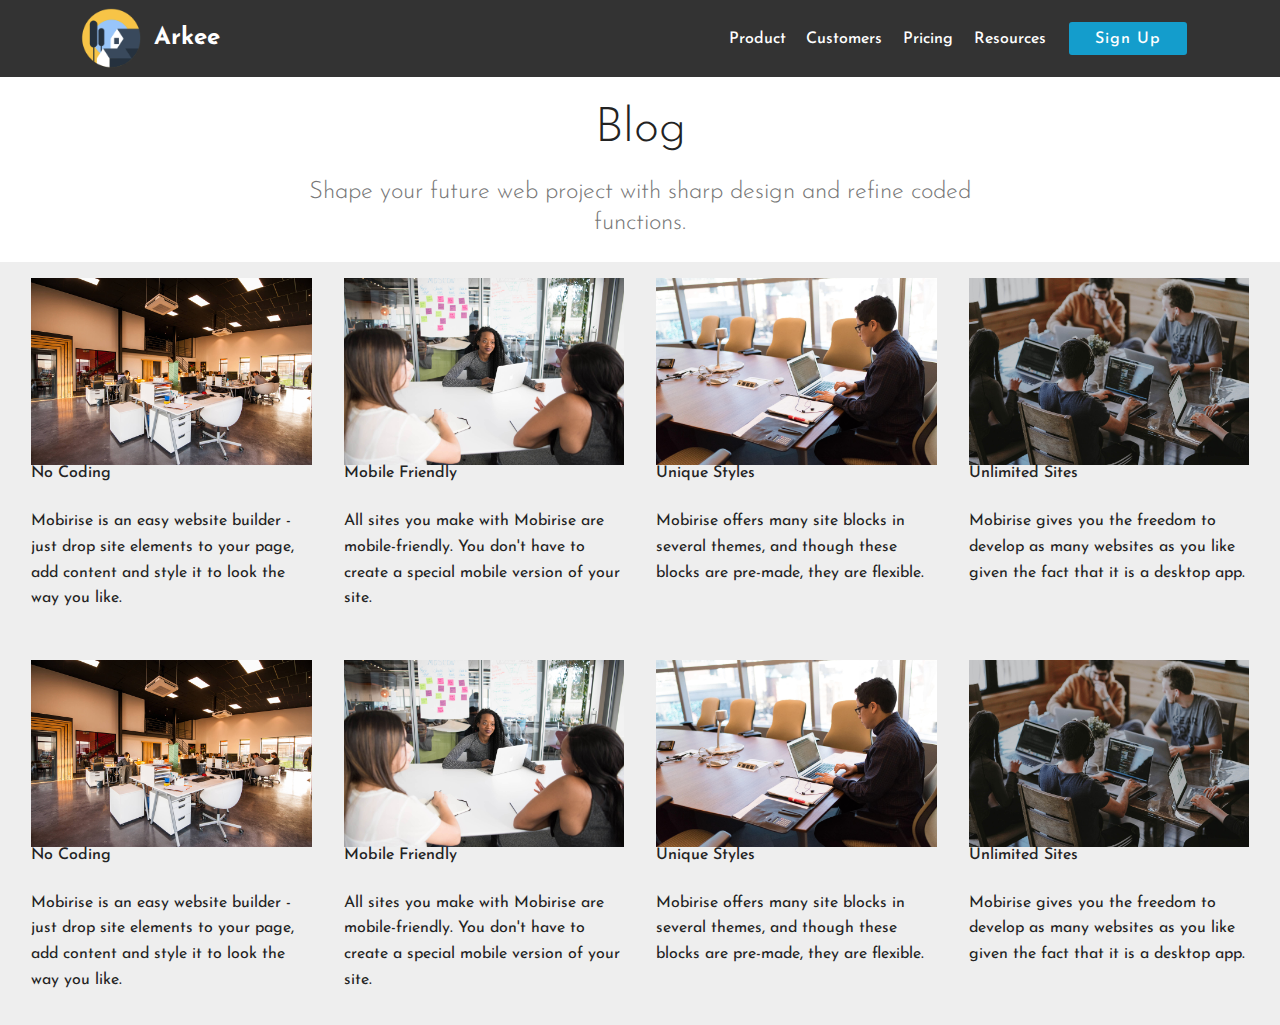
<file: page1.html>
<!DOCTYPE html>
<html  >
<head>
  <!-- Site made with Mobirise Website Builder v4.11.5, https://mobirise.com -->
  <meta charset="UTF-8">
  <meta http-equiv="X-UA-Compatible" content="IE=edge">
  <meta name="generator" content="Mobirise v4.11.5, mobirise.com">
  <meta name="viewport" content="width=device-width, initial-scale=1, minimum-scale=1">
  <link rel="shortcut icon" href="assets/images/logo-transparent-2-122x122.png" type="image/x-icon">
  <meta name="description" content="Website Generator Description">
  
  <title>Blog</title>
  <link rel="stylesheet" href="assets/bootstrap/css/bootstrap.min.css">
  <link rel="stylesheet" href="assets/bootstrap/css/bootstrap-grid.min.css">
  <link rel="stylesheet" href="assets/bootstrap/css/bootstrap-reboot.min.css">
  <link rel="stylesheet" href="assets/tether/tether.min.css">
  <link rel="stylesheet" href="assets/dropdown/css/style.css">
  <link rel="stylesheet" href="assets/theme/css/style.css">
  <link rel="preload" as="style" href="assets/mobirise/css/mbr-additional.css"><link rel="stylesheet" href="assets/mobirise/css/mbr-additional.css" type="text/css">
  
  
  
</head>
<body>
  <section class="menu cid-rJPJpXFSJq" once="menu" id="menu1-9">

    

    <nav class="navbar navbar-expand beta-menu navbar-dropdown align-items-center navbar-fixed-top navbar-toggleable-sm">
        <button class="navbar-toggler navbar-toggler-right" type="button" data-toggle="collapse" data-target="#navbarSupportedContent" aria-controls="navbarSupportedContent" aria-expanded="false" aria-label="Toggle navigation">
            <div class="hamburger">
                <span></span>
                <span></span>
                <span></span>
                <span></span>
            </div>
        </button>
        <div class="menu-logo">
            <div class="navbar-brand">
                <span class="navbar-logo">
                    <a href="index.html">
                         <img src="assets/images/logo-transparent-2-122x122.png" alt="Mobirise" title="" style="height: 3.8rem;">
                    </a>
                </span>
                <span class="navbar-caption-wrap"><a class="navbar-caption text-white display-5" href="https://mobirise.co">
                        Arkee</a></span>
            </div>
        </div>
        <div class="collapse navbar-collapse" id="navbarSupportedContent">
            <ul class="navbar-nav nav-dropdown" data-app-modern-menu="true"><li class="nav-item">
                    <a class="nav-link link text-white display-4" href="https://mobirise.co">
                        
                        Product</a>
                </li>
                <li class="nav-item"><a class="nav-link link text-white display-4" href="https://mobirise.co">
                        
                        Customers</a></li><li class="nav-item"><a class="nav-link link text-white display-4" href="https://mobirise.co">
                        Pricing</a></li><li class="nav-item"><a class="nav-link link text-white display-4" href="https://mobirise.co">
                        Resources</a></li></ul>
            <div class="navbar-buttons mbr-section-btn"><a class="btn btn-sm btn-primary display-4" href="https://app.arkee.co">
                    
                    Sign Up</a></div>
        </div>
    </nav>
</section>

<section class="engine"><a href="https://mobirise.info/f">simple site creator</a></section><section class="mbr-section content4 cid-rJQ6UGlKqB" id="content4-d">

    

    <div class="container">
        <div class="media-container-row">
            <div class="title col-12 col-md-8">
                <h2 class="align-center pb-3 mbr-fonts-style display-2">
                    Blog</h2>
                <h3 class="mbr-section-subtitle align-center mbr-light mbr-fonts-style display-5">
                    Shape your future web project with sharp design and refine coded functions.
                </h3>
                
            </div>
        </div>
    </div>
</section>

<section class="features17 cid-rJQ6M1kpi3" id="features17-c">
    
    

    
    <div class="container-fluid">
        <div class="media-container-row">
            <div class="card p-3 col-12 col-md-6 col-lg-3">
                <div class="card-wrapper">
                    <div class="card-img">
                        <img src="assets/images/background1.jpg" alt="Mobirise">
                    </div>
                    <div class="card-box">
                        <h4 class="card-title pb-3 mbr-fonts-style display-7">
                            No Coding
                        </h4>
                        <p class="mbr-text mbr-fonts-style display-7">
                            Mobirise is an easy website builder - just drop site elements to your page, add content and style it to look the way you like.
                        </p>
                    </div>
                </div>
            </div>

            <div class="card p-3 col-12 col-md-6 col-lg-3">
                <div class="card-wrapper">
                    <div class="card-img">
                        <img src="assets/images/background2.jpg" alt="Mobirise">
                    </div>
                    <div class="card-box">
                        <h4 class="card-title pb-3 mbr-fonts-style display-7">
                            Mobile Friendly
                        </h4>
                        <p class="mbr-text mbr-fonts-style display-7">
                            All sites you make with Mobirise are mobile-friendly. You don't have to create a special mobile version of your site.
                        </p>
                    </div>
                </div>
            </div>

            <div class="card p-3 col-12 col-md-6 col-lg-3">
                <div class="card-wrapper">
                    <div class="card-img">
                        <img src="assets/images/background3.jpg" alt="Mobirise">
                    </div>
                    <div class="card-box">
                        <h4 class="card-title pb-3 mbr-fonts-style display-7">
                            Unique Styles
                        </h4>
                        <p class="mbr-text mbr-fonts-style display-7">
                            Mobirise offers many site blocks in several themes, and though these blocks are pre-made, they are flexible.
                        </p>
                    </div>
                </div>
            </div>

            <div class="card p-3 col-12 col-md-6 col-lg-3">
                <div class="card-wrapper">
                    <div class="card-img">
                        <img src="assets/images/background4.jpg" alt="Mobirise">
                    </div>
                    <div class="card-box">
                        <h4 class="card-title pb-3 mbr-fonts-style display-7">
                            Unlimited Sites
                        </h4>
                        <p class="mbr-text mbr-fonts-style display-7">
                           Mobirise gives you the freedom to develop as many websites as you like given the fact that it is a desktop app.
                        </p>
                    </div>
                </div>
            </div>
            
            
        </div>
    </div>
</section>

<section class="features17 cid-rJQ7w9GzSR" id="features17-g">
    
    

    
    <div class="container-fluid">
        <div class="media-container-row">
            <div class="card p-3 col-12 col-md-6 col-lg-3">
                <div class="card-wrapper">
                    <div class="card-img">
                        <img src="assets/images/background1.jpg" alt="Mobirise">
                    </div>
                    <div class="card-box">
                        <h4 class="card-title pb-3 mbr-fonts-style display-7">
                            No Coding
                        </h4>
                        <p class="mbr-text mbr-fonts-style display-7">
                            Mobirise is an easy website builder - just drop site elements to your page, add content and style it to look the way you like.
                        </p>
                    </div>
                </div>
            </div>

            <div class="card p-3 col-12 col-md-6 col-lg-3">
                <div class="card-wrapper">
                    <div class="card-img">
                        <img src="assets/images/background2.jpg" alt="Mobirise">
                    </div>
                    <div class="card-box">
                        <h4 class="card-title pb-3 mbr-fonts-style display-7">
                            Mobile Friendly
                        </h4>
                        <p class="mbr-text mbr-fonts-style display-7">
                            All sites you make with Mobirise are mobile-friendly. You don't have to create a special mobile version of your site.
                        </p>
                    </div>
                </div>
            </div>

            <div class="card p-3 col-12 col-md-6 col-lg-3">
                <div class="card-wrapper">
                    <div class="card-img">
                        <img src="assets/images/background3.jpg" alt="Mobirise">
                    </div>
                    <div class="card-box">
                        <h4 class="card-title pb-3 mbr-fonts-style display-7">
                            Unique Styles
                        </h4>
                        <p class="mbr-text mbr-fonts-style display-7">
                            Mobirise offers many site blocks in several themes, and though these blocks are pre-made, they are flexible.
                        </p>
                    </div>
                </div>
            </div>

            <div class="card p-3 col-12 col-md-6 col-lg-3">
                <div class="card-wrapper">
                    <div class="card-img">
                        <img src="assets/images/background4.jpg" alt="Mobirise">
                    </div>
                    <div class="card-box">
                        <h4 class="card-title pb-3 mbr-fonts-style display-7">
                            Unlimited Sites
                        </h4>
                        <p class="mbr-text mbr-fonts-style display-7">
                           Mobirise gives you the freedom to develop as many websites as you like given the fact that it is a desktop app.
                        </p>
                    </div>
                </div>
            </div>
            
            
        </div>
    </div>
</section>


  <script src="assets/web/assets/jquery/jquery.min.js"></script>
  <script src="assets/popper/popper.min.js"></script>
  <script src="assets/bootstrap/js/bootstrap.min.js"></script>
  <script src="assets/tether/tether.min.js"></script>
  <script src="assets/smoothscroll/smooth-scroll.js"></script>
  <script src="assets/dropdown/js/nav-dropdown.js"></script>
  <script src="assets/dropdown/js/navbar-dropdown.js"></script>
  <script src="assets/touchswipe/jquery.touch-swipe.min.js"></script>
  <script src="assets/theme/js/script.js"></script>
  
  
</body>
</html>
</file>
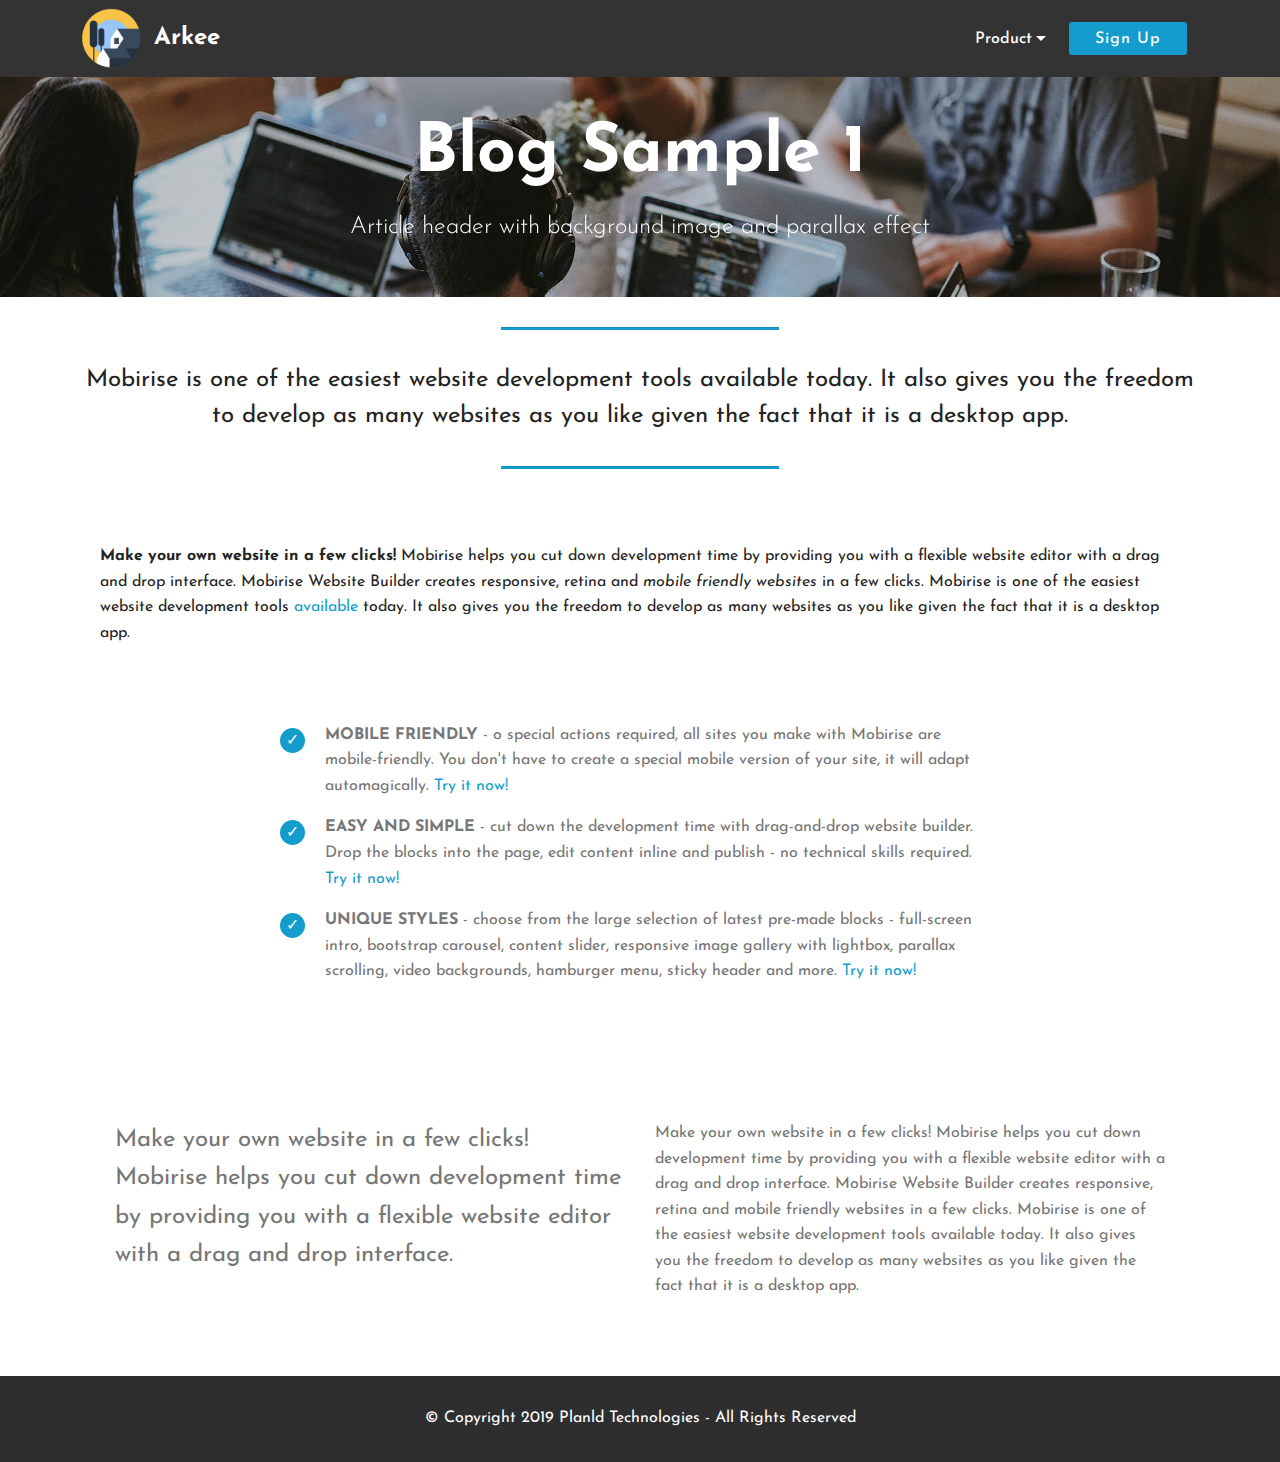
<file: page2.html>
<!DOCTYPE html>
<html  >
<head>
  <!-- Site made with Mobirise Website Builder v4.11.5, https://mobirise.com -->
  <meta charset="UTF-8">
  <meta http-equiv="X-UA-Compatible" content="IE=edge">
  <meta name="generator" content="Mobirise v4.11.5, mobirise.com">
  <meta name="viewport" content="width=device-width, initial-scale=1, minimum-scale=1">
  <link rel="shortcut icon" href="assets/images/logo-transparent-2-122x122.png" type="image/x-icon">
  <meta name="description" content="Arkee - Construction Management Platform">
  
  <title>Blog sample</title>
  <link rel="stylesheet" href="assets/bootstrap/css/bootstrap.min.css">
  <link rel="stylesheet" href="assets/bootstrap/css/bootstrap-grid.min.css">
  <link rel="stylesheet" href="assets/bootstrap/css/bootstrap-reboot.min.css">
  <link rel="stylesheet" href="assets/tether/tether.min.css">
  <link rel="stylesheet" href="assets/dropdown/css/style.css">
  <link rel="stylesheet" href="assets/theme/css/style.css">
  <link rel="preload" as="style" href="assets/mobirise/css/mbr-additional.css"><link rel="stylesheet" href="assets/mobirise/css/mbr-additional.css" type="text/css">
  
  
  
</head>
<body>

<!-- Analytics -->
<!-- Global site tag (gtag.js) - Google Analytics -->
<script async src="https://www.googletagmanager.com/gtag/js?id=UA-154156879-1"></script>
<script>
  window.dataLayer = window.dataLayer || [];
  function gtag(){dataLayer.push(arguments);}
  gtag('js', new Date());

  gtag('config', 'UA-154156879-1');
</script>

<!--Start of Tawk.to Script-->
<script type="text/javascript">
var Tawk_API=Tawk_API||{}, Tawk_LoadStart=new Date();
(function(){
var s1=document.createElement("script"),s0=document.getElementsByTagName("script")[0];
s1.async=true;
s1.src='https://embed.tawk.to/5dedeabcd96992700fcb5ffa/default';
s1.charset='UTF-8';
s1.setAttribute('crossorigin','*');
s0.parentNode.insertBefore(s1,s0);
})();
</script>
<!--End of Tawk.to Script-->

<!-- /Analytics -->


  <section class="menu cid-rJQVPj7HpX" once="menu" id="menu1-u">

    

    <nav class="navbar navbar-expand beta-menu navbar-dropdown align-items-center navbar-toggleable-sm">
        <button class="navbar-toggler navbar-toggler-right" type="button" data-toggle="collapse" data-target="#navbarSupportedContent" aria-controls="navbarSupportedContent" aria-expanded="false" aria-label="Toggle navigation">
            <div class="hamburger">
                <span></span>
                <span></span>
                <span></span>
                <span></span>
            </div>
        </button>
        <div class="menu-logo">
            <div class="navbar-brand">
                <span class="navbar-logo">
                    <a href="index.html">
                         <img src="assets/images/logo-transparent-2-122x122.png" alt="Mobirise" title="" style="height: 3.8rem;">
                    </a>
                </span>
                <span class="navbar-caption-wrap"><a class="navbar-caption text-white display-5" href="index.html">
                        Arkee</a></span>
            </div>
        </div>
        <div class="collapse navbar-collapse" id="navbarSupportedContent">
            <ul class="navbar-nav nav-dropdown" data-app-modern-menu="true"><li class="nav-item dropdown open">
                    <a class="nav-link link text-white dropdown-toggle display-4" href="https://mobirise.co" data-toggle="dropdown-submenu" aria-expanded="true">
                        
                        Product</a><div class="dropdown-menu"><a class="text-white dropdown-item display-4" href="overview.html">Overview</a></div>
                </li></ul>
            <div class="navbar-buttons mbr-section-btn"><a class="btn btn-sm btn-primary display-4" href="https://app.arkee.co">
                    
                    Sign Up</a></div>
        </div>
    </nav>
</section>

<section class="engine"><a href="https://mobirise.info/e">how to make a website</a></section><section class="mbr-section content5 cid-rJQU9KrIlR mbr-parallax-background" id="content5-p">

    

    

    <div class="container">
        <div class="media-container-row">
            <div class="title col-12 col-md-8">
                <h2 class="align-center mbr-bold mbr-white pb-3 mbr-fonts-style display-1">
                    Blog Sample 1</h2>
                <h3 class="mbr-section-subtitle align-center mbr-light mbr-white pb-3 mbr-fonts-style display-5">
                    Article header with background image and parallax effect
                </h3>
                
                
            </div>
        </div>
    </div>
</section>

<section class="mbr-section article content9 cid-rJQUkDkIh8" id="content9-r">
    
     

    <div class="container">
        <div class="inner-container" style="width: 100%;">
            <hr class="line" style="width: 25%;">
            <div class="section-text align-center mbr-fonts-style display-5">
                    Mobirise is one of the easiest website development tools available today. It also gives you the freedom to develop as many websites as you like given the fact that it is a desktop app.
                </div>
            <hr class="line" style="width: 25%;">
        </div>
        </div>
</section>

<section class="mbr-section article content1 cid-rJQUoFiPTZ" id="content1-s">
    
     

    <div class="container">
        <div class="media-container-row">
            <div class="mbr-text col-12 mbr-fonts-style display-7 col-md-12"><p>
                <strong> Make your own website in a few clicks!</strong> Mobirise helps you cut down development time by providing you with a flexible website editor with a drag and drop interface. Mobirise Website Builder creates responsive, retina and <em>mobile friendly websites</em> in a few clicks. Mobirise is one of the easiest website development tools <a href="https://mobirise.co/">available</a> today. It also gives you the freedom to develop as many websites as you like given the fact that it is a desktop app.</p></div>
        </div>
    </div>
</section>

<section class="mbr-section article content12 cid-rJQX9fE27s" id="content12-v">
     

    <div class="container">
        <div class="media-container-row">
            <div class="mbr-text counter-container col-12 col-md-8 mbr-fonts-style display-7">
                <ul>
                    <li><strong>MOBILE FRIENDLY</strong> - o special actions required, all sites you make with Mobirise are mobile-friendly. You don't have to create a special mobile version of your site, it will adapt automagically. <a href="https://mobirise.co/">Try it now!</a></li>
                    <li><strong>EASY AND SIMPLE</strong> - cut down the development time with drag-and-drop website builder. Drop the blocks into the page, edit content inline and publish - no technical skills required. <a href="https://mobirise.co/">Try it now!</a></li>
                    <li><strong>UNIQUE STYLES</strong> - choose from the large selection of latest pre-made blocks - full-screen intro, bootstrap carousel, content slider, responsive image gallery with lightbox, parallax scrolling, video backgrounds, hamburger menu, sticky header and more. <a href="https://mobirise.co/">Try it now!</a></li>
                </ul>
            </div>
        </div>
    </div>
</section>

<section class="mbr-section article content3 cid-rJQZlvazMx" id="content3-w">
      
     

    <div class="container">
        <div class="media-container-row">
            <div class="row col-12 col-md-12">
                <div class="col-12 mbr-text mbr-fonts-style col-md-6 display-5">
                     <p>Make your own website in a few clicks! Mobirise helps you cut down development time by providing you with a flexible website editor with a drag and drop interface.</p>
                </div>
                <div class="col-12 mbr-text mbr-fonts-style display-7 col-md-6">
                     <p>Make your own website in a few clicks! Mobirise helps you cut down development time by providing you with a flexible website editor with a drag and drop interface. Mobirise Website Builder creates responsive, retina and mobile friendly websites in a few clicks. Mobirise is one of the easiest website development tools available today. It also gives you the freedom to develop as many websites as you like given the fact that it is a desktop app.</p>
                </div>
                
            </div>
        </div>
    </div>
</section>

<section once="footers" class="cid-rJQoQQaslw" id="footer6-o">

    

    

    <div class="container">
        <div class="media-container-row align-center mbr-white">
            <div class="col-12">
                <p class="mbr-text mb-0 mbr-fonts-style display-7">
                    © Copyright 2019 Planld Technologies - All Rights Reserved
                </p>
            </div>
        </div>
    </div>
</section>


  <script src="assets/web/assets/jquery/jquery.min.js"></script>
  <script src="assets/popper/popper.min.js"></script>
  <script src="assets/bootstrap/js/bootstrap.min.js"></script>
  <script src="assets/tether/tether.min.js"></script>
  <script src="assets/smoothscroll/smooth-scroll.js"></script>
  <script src="assets/dropdown/js/nav-dropdown.js"></script>
  <script src="assets/dropdown/js/navbar-dropdown.js"></script>
  <script src="assets/touchswipe/jquery.touch-swipe.min.js"></script>
  <script src="assets/parallax/jarallax.min.js"></script>
  <script src="assets/theme/js/script.js"></script>
  
  
</body>
</html>
</file>
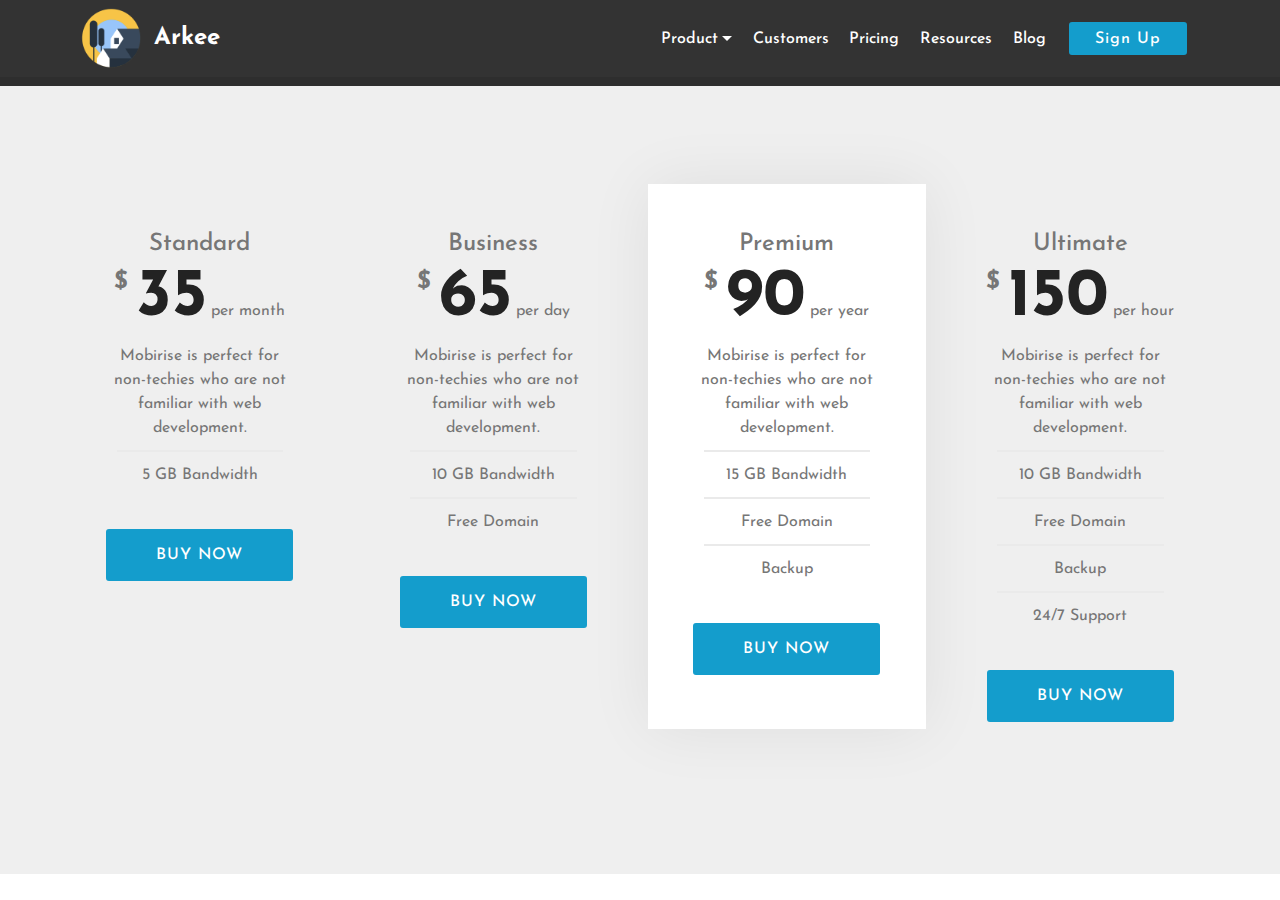
<file: page3.html>
<!DOCTYPE html>
<html  >
<head>
  <!-- Site made with Mobirise Website Builder v4.11.5, https://mobirise.com -->
  <meta charset="UTF-8">
  <meta http-equiv="X-UA-Compatible" content="IE=edge">
  <meta name="generator" content="Mobirise v4.11.5, mobirise.com">
  <meta name="viewport" content="width=device-width, initial-scale=1, minimum-scale=1">
  <link rel="shortcut icon" href="assets/images/logo-transparent-2-122x122.png" type="image/x-icon">
  <meta name="description" content="Web Builder Description">
  
  <title>Pricing</title>
  <link rel="stylesheet" href="assets/bootstrap/css/bootstrap.min.css">
  <link rel="stylesheet" href="assets/bootstrap/css/bootstrap-grid.min.css">
  <link rel="stylesheet" href="assets/bootstrap/css/bootstrap-reboot.min.css">
  <link rel="stylesheet" href="assets/tether/tether.min.css">
  <link rel="stylesheet" href="assets/dropdown/css/style.css">
  <link rel="stylesheet" href="assets/theme/css/style.css">
  <link rel="preload" as="style" href="assets/mobirise/css/mbr-additional.css"><link rel="stylesheet" href="assets/mobirise/css/mbr-additional.css" type="text/css">
  
  
  
</head>
<body>

<!-- Analytics -->
<!-- Global site tag (gtag.js) - Google Analytics -->
<script async src="https://www.googletagmanager.com/gtag/js?id=UA-154156879-1"></script>
<script>
  window.dataLayer = window.dataLayer || [];
  function gtag(){dataLayer.push(arguments);}
  gtag('js', new Date());

  gtag('config', 'UA-154156879-1');
</script>

<!--Start of Tawk.to Script-->
<script type="text/javascript">
var Tawk_API=Tawk_API||{}, Tawk_LoadStart=new Date();
(function(){
var s1=document.createElement("script"),s0=document.getElementsByTagName("script")[0];
s1.async=true;
s1.src='https://embed.tawk.to/5dedeabcd96992700fcb5ffa/default';
s1.charset='UTF-8';
s1.setAttribute('crossorigin','*');
s0.parentNode.insertBefore(s1,s0);
})();
</script>
<!--End of Tawk.to Script-->

<!-- /Analytics -->


  <section class="menu cid-rJQVPj7HpX" once="menu" id="menu1-x">

    

    <nav class="navbar navbar-expand beta-menu navbar-dropdown align-items-center navbar-toggleable-sm">
        <button class="navbar-toggler navbar-toggler-right" type="button" data-toggle="collapse" data-target="#navbarSupportedContent" aria-controls="navbarSupportedContent" aria-expanded="false" aria-label="Toggle navigation">
            <div class="hamburger">
                <span></span>
                <span></span>
                <span></span>
                <span></span>
            </div>
        </button>
        <div class="menu-logo">
            <div class="navbar-brand">
                <span class="navbar-logo">
                    <a href="index.html">
                         <img src="assets/images/logo-transparent-2-122x122.png" alt="Mobirise" title="" style="height: 3.8rem;">
                    </a>
                </span>
                <span class="navbar-caption-wrap"><a class="navbar-caption text-white display-5" href="https://mobirise.co">
                        Arkee</a></span>
            </div>
        </div>
        <div class="collapse navbar-collapse" id="navbarSupportedContent">
            <ul class="navbar-nav nav-dropdown" data-app-modern-menu="true"><li class="nav-item dropdown open">
                    <a class="nav-link link text-white dropdown-toggle display-4" href="https://mobirise.co" data-toggle="dropdown-submenu" aria-expanded="true">
                        
                        Product</a><div class="dropdown-menu"><a class="text-white dropdown-item display-4" href="page4.html">Overview</a></div>
                </li>
                <li class="nav-item"><a class="nav-link link text-white display-4" href="https://mobirise.co">
                        
                        Customers</a></li><li class="nav-item"><a class="nav-link link text-white display-4" href="page3.html">
                        Pricing</a></li><li class="nav-item"><a class="nav-link link text-white display-4" href="https://mobirise.co" aria-expanded="false">
                        Resources</a></li><li class="nav-item"><a class="nav-link link text-white display-4" href="blog.html" aria-expanded="false">
                        Blog</a></li></ul>
            <div class="navbar-buttons mbr-section-btn"><a class="btn btn-sm btn-primary display-4" href="https://app.arkee.co">
                    
                    Sign Up</a></div>
        </div>
    </nav>
</section>

<section class="engine"><a href="https://mobirise.info/j">website templates</a></section><section once="footers" class="cid-rJQoQQaslw" id="footer6-y">

    

    

    <div class="container">
        <div class="media-container-row align-center mbr-white">
            <div class="col-12">
                <p class="mbr-text mb-0 mbr-fonts-style display-7">
                    © Copyright 2019 Planld Technologies - All Rights Reserved
                </p>
            </div>
        </div>
    </div>
</section>

<section class="pricing-table2 cid-rJQZJfdUKP" id="pricing-tables2-10">

    

    

    <div class="container">
        <div class="media-container-row">

            <div class="plan col-12 mx-2 my-2 justify-content-center col-lg-3">
                <div class="plan-header text-center pt-5">
                    <h3 class="plan-title mbr-fonts-style display-5">
                        Standard
                    </h3>
                    <div class="plan-price">
                        <span class="price-value mbr-fonts-style display-5">
                            $
                        </span>
                        <span class="price-figure mbr-fonts-style display-1">
                            35</span>
                        <small class="price-term mbr-fonts-style display-7">
                            per month
                        </small>
                    </div>
                </div>
                <div class="plan-body">
                    <div class="plan-list align-center">
                        <ul class="list-group list-group-flush mbr-fonts-style display-7">
                            <li class="list-group-item">
                                Mobirise is perfect for non-techies who are not familiar with web development.
                            </li>
                            <li class="list-group-item">
                                5 GB Bandwidth
                            </li>
                        </ul>
                    </div>
                    <div class="mbr-section-btn text-center py-4 pb-5">
                        <a href="https://mobirise.co" class="btn btn-primary display-4">BUY NOW</a>
                    </div>
                </div>
            </div>

            <div class="plan col-12 mx-2 my-2 justify-content-center col-lg-3">
                <div class="plan-header text-center pt-5">
                    <h3 class="plan-title mbr-fonts-style display-5">
                        Business
                    </h3>
                    <div class="plan-price">
                        <span class="price-value mbr-fonts-style display-5">
                            $
                        </span>
                        <span class="price-figure mbr-fonts-style display-1">
                            65</span>
                        <small class="price-term mbr-fonts-style display-7">
                            per day
                        </small>
                    </div>
                </div>
                <div class="plan-body">
                    <div class="plan-list align-center">
                        <ul class="list-group list-group-flush mbr-fonts-style display-7">
                            <li class="list-group-item">
                                Mobirise is perfect for non-techies who are not familiar with web development.
                            </li>
                            <li class="list-group-item">
                                10 GB Bandwidth
                            </li>
                            <li class="list-group-item">
                                Free Domain
                            </li>
                        </ul>
                    </div>
                    <div class="mbr-section-btn text-center py-4 pb-5">
                        <a href="https://mobirise.co" class="btn btn-primary display-4">BUY NOW</a>
                    </div>
                </div>
            </div>

            <div class="plan col-12 mx-2 my-2 justify-content-center favorite col-lg-3">
                <div class="plan-header text-center pt-5">
                    <h3 class="plan-title mbr-fonts-style display-5">
                        Premium
                    </h3>
                    <div class="plan-price">
                        <span class="price-value mbr-fonts-style display-5">
                            $
                        </span>
                        <span class="price-figure mbr-fonts-style display-1">
                            90</span>
                        <small class="price-term mbr-fonts-style display-7">
                            per year
                        </small>
                    </div>
                </div>
                <div class="plan-body">
                    <div class="plan-list align-center">
                        <ul class="list-group list-group-flush mbr-fonts-style display-7">
                            <li class="list-group-item">
                                Mobirise is perfect for non-techies who are not familiar with web development.
                            </li>
                            <li class="list-group-item">
                                15 GB Bandwidth
                            </li>
                            <li class="list-group-item">
                                Free Domain
                            </li>
                            <li class="list-group-item">
                                Backup
                            </li>
                        </ul>
                    </div>
                    <div class="mbr-section-btn text-center py-4 pb-5">
                        <a href="https://mobirise.co" class="btn btn-primary display-4">BUY NOW</a>
                    </div>
                </div>
            </div>

            <div class="plan col-12 mx-2 my-2 justify-content-center col-lg-3">
                <div class="plan-header text-center pt-5">
                    <h3 class="plan-title mbr-fonts-style display-5">
                        Ultimate
                    </h3>
                    <div class="plan-price">
                        <span class="price-value mbr-fonts-style display-5">
                            $
                        </span>
                        <span class="price-figure mbr-fonts-style display-1">
                            150</span>
                        <small class="price-term mbr-fonts-style display-7">
                            per hour
                        </small>
                    </div>
                </div>
                <div class="plan-body">
                    <div class="plan-list align-center">
                        <ul class="list-group list-group-flush mbr-fonts-style display-7">
                            <li class="list-group-item">
                                Mobirise is perfect for non-techies who are not familiar with web development.
                            </li>
                            <li class="list-group-item">
                                10 GB Bandwidth
                            </li>
                            <li class="list-group-item">
                                Free Domain
                            </li>
                            <li class="list-group-item">
                                Backup
                            </li>
                            <li class="list-group-item">
                                24/7 Support
                            </li>
                        </ul>
                    </div>
                    <div class="mbr-section-btn text-center py-4 pb-5">
                        <a href="https://mobirise.co" class="btn btn-primary display-4">BUY NOW</a>
                    </div>
                </div>
            </div>

        </div>
    </div>
</section>


  <script src="assets/web/assets/jquery/jquery.min.js"></script>
  <script src="assets/popper/popper.min.js"></script>
  <script src="assets/bootstrap/js/bootstrap.min.js"></script>
  <script src="assets/tether/tether.min.js"></script>
  <script src="assets/smoothscroll/smooth-scroll.js"></script>
  <script src="assets/dropdown/js/nav-dropdown.js"></script>
  <script src="assets/dropdown/js/navbar-dropdown.js"></script>
  <script src="assets/touchswipe/jquery.touch-swipe.min.js"></script>
  <script src="assets/theme/js/script.js"></script>
  
  
</body>
</html>
</file>
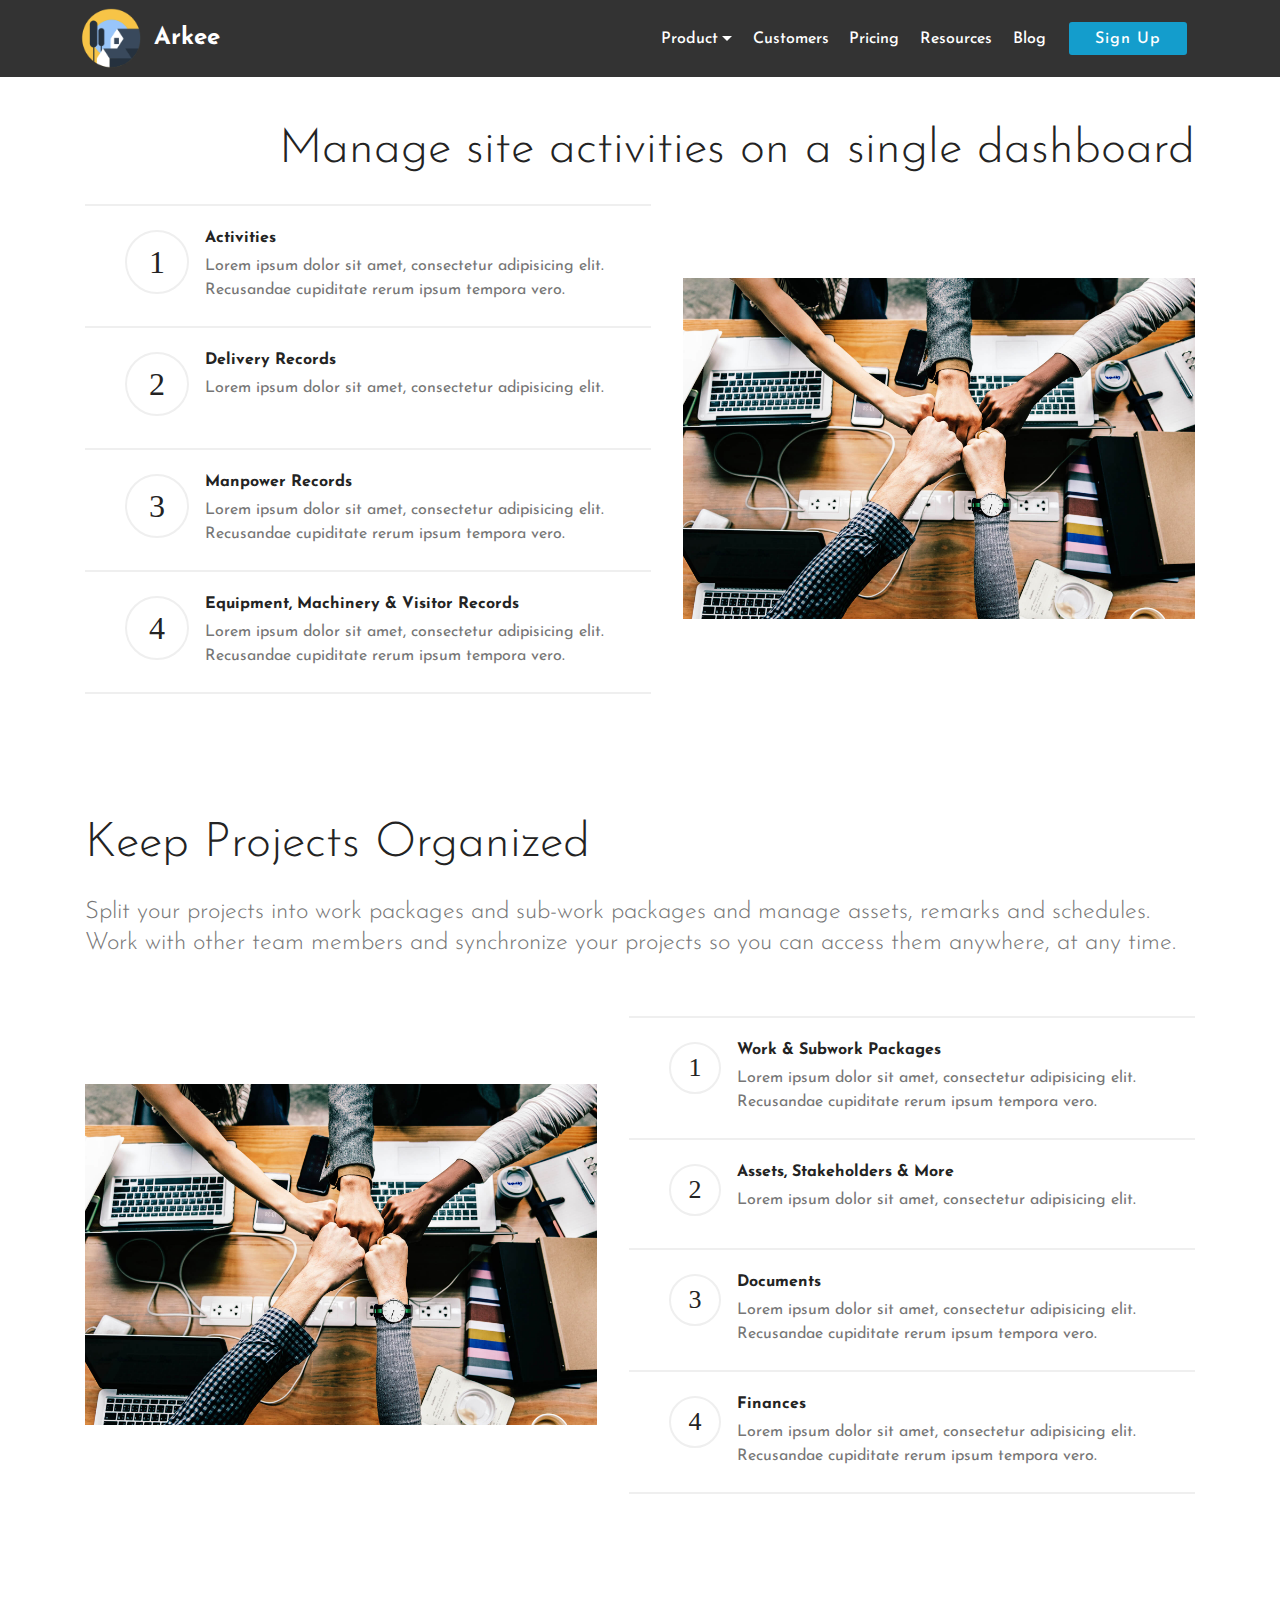
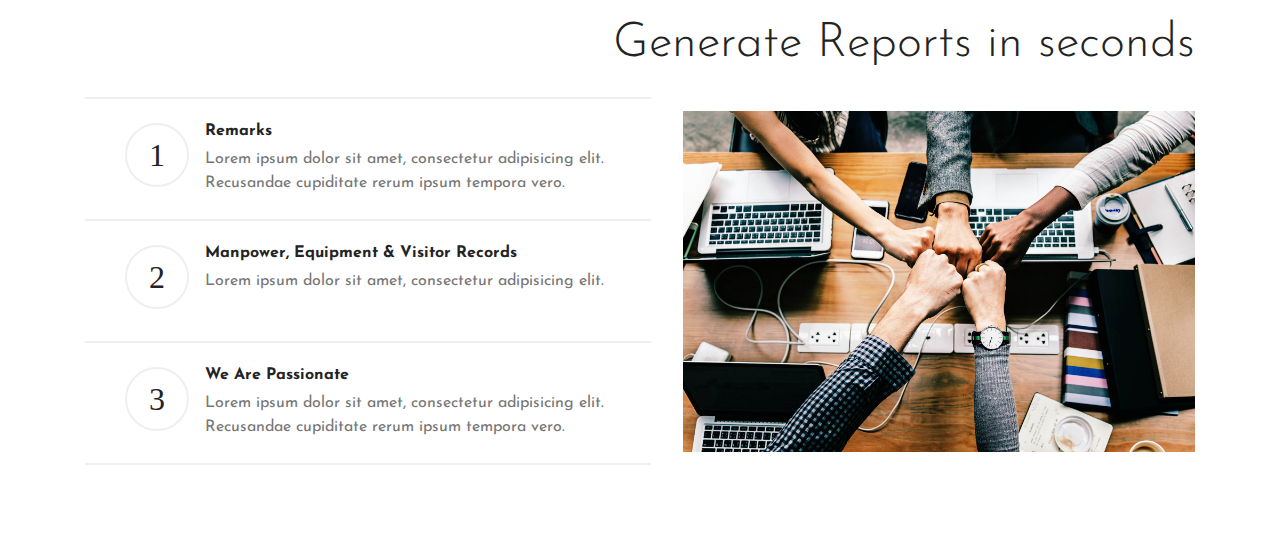
<file: page4.html>
<!DOCTYPE html>
<html  >
<head>
  <!-- Site made with Mobirise Website Builder v4.11.5, https://mobirise.com -->
  <meta charset="UTF-8">
  <meta http-equiv="X-UA-Compatible" content="IE=edge">
  <meta name="generator" content="Mobirise v4.11.5, mobirise.com">
  <meta name="viewport" content="width=device-width, initial-scale=1, minimum-scale=1">
  <link rel="shortcut icon" href="assets/images/logo-transparent-2-122x122.png" type="image/x-icon">
  <meta name="description" content="Web Generator Description">
  
  <title>Overview</title>
  <link rel="stylesheet" href="assets/bootstrap/css/bootstrap.min.css">
  <link rel="stylesheet" href="assets/bootstrap/css/bootstrap-grid.min.css">
  <link rel="stylesheet" href="assets/bootstrap/css/bootstrap-reboot.min.css">
  <link rel="stylesheet" href="assets/tether/tether.min.css">
  <link rel="stylesheet" href="assets/dropdown/css/style.css">
  <link rel="stylesheet" href="assets/theme/css/style.css">
  <link rel="preload" as="style" href="assets/mobirise/css/mbr-additional.css"><link rel="stylesheet" href="assets/mobirise/css/mbr-additional.css" type="text/css">
  
  
  
</head>
<body>

<!-- Analytics -->
<!-- Global site tag (gtag.js) - Google Analytics -->
<script async src="https://www.googletagmanager.com/gtag/js?id=UA-154156879-1"></script>
<script>
  window.dataLayer = window.dataLayer || [];
  function gtag(){dataLayer.push(arguments);}
  gtag('js', new Date());

  gtag('config', 'UA-154156879-1');
</script>

<!--Start of Tawk.to Script-->
<script type="text/javascript">
var Tawk_API=Tawk_API||{}, Tawk_LoadStart=new Date();
(function(){
var s1=document.createElement("script"),s0=document.getElementsByTagName("script")[0];
s1.async=true;
s1.src='https://embed.tawk.to/5dedeabcd96992700fcb5ffa/default';
s1.charset='UTF-8';
s1.setAttribute('crossorigin','*');
s0.parentNode.insertBefore(s1,s0);
})();
</script>
<!--End of Tawk.to Script-->

<!-- /Analytics -->


  <section class="menu cid-rJPJpXFSJq" once="menu" id="menu1-11">

    

    <nav class="navbar navbar-expand beta-menu navbar-dropdown align-items-center navbar-toggleable-sm">
        <button class="navbar-toggler navbar-toggler-right" type="button" data-toggle="collapse" data-target="#navbarSupportedContent" aria-controls="navbarSupportedContent" aria-expanded="false" aria-label="Toggle navigation">
            <div class="hamburger">
                <span></span>
                <span></span>
                <span></span>
                <span></span>
            </div>
        </button>
        <div class="menu-logo">
            <div class="navbar-brand">
                <span class="navbar-logo">
                    <a href="index.html">
                         <img src="assets/images/logo-transparent-2-122x122.png" alt="Mobirise" title="" style="height: 3.8rem;">
                    </a>
                </span>
                <span class="navbar-caption-wrap"><a class="navbar-caption text-white display-5" href="https://mobirise.co">
                        Arkee</a></span>
            </div>
        </div>
        <div class="collapse navbar-collapse" id="navbarSupportedContent">
            <ul class="navbar-nav nav-dropdown" data-app-modern-menu="true"><li class="nav-item dropdown">
                    <a class="nav-link link text-white dropdown-toggle display-4" href="https://mobirise.co" data-toggle="dropdown-submenu" aria-expanded="true">
                        
                        Product</a><div class="dropdown-menu"><a class="text-white dropdown-item display-4" href="page4.html">Overview</a></div>
                </li>
                <li class="nav-item"><a class="nav-link link text-white display-4" href="https://mobirise.co">
                        
                        Customers</a></li><li class="nav-item"><a class="nav-link link text-white display-4" href="page3.html">
                        Pricing</a></li><li class="nav-item"><a class="nav-link link text-white display-4" href="https://mobirise.co" aria-expanded="false">
                        Resources</a></li><li class="nav-item"><a class="nav-link link text-white display-4" href="blog.html" aria-expanded="false">
                        Blog</a></li></ul>
            <div class="navbar-buttons mbr-section-btn"><a class="btn btn-sm btn-primary display-4" href="https://app.arkee.co">
                    
                    Sign Up</a></div>
        </div>
    </nav>
</section>

<section class="engine"><a href="https://mobirise.info/p">website templates free download</a></section><section class="counters4 counters cid-rKv699zPtm" id="counters4-12">

    

    

    <div class="container pt-4 mt-2">
        <h2 class="mbr-section-title pb-3 align-center mbr-fonts-style display-2">Manage site activities on a single dashboard</h2>
        
        <div class="media-container-row">
            <div class="media-block m-auto" style="width: 49%;">
                <div class="mbr-figure">
                    <img src="assets/images/background6.jpg">
                </div>
            </div>
            <div class="cards-block">
                <div class="cards-container">
                    <div class="card px-3 align-left col-12">
                        <div class="panel-item p-4 d-flex align-items-start">
                            <div class="card-img pr-3">
                                <h3 class="img-text d-flex align-items-center justify-content-center">
                                    1
                                </h3>
                            </div>
                            <div class="card-text">
                                <h4 class="mbr-content-title mbr-bold mbr-fonts-style display-7">Activities</h4>
                                <p class="mbr-content-text mbr-fonts-style display-7">
                                    Lorem ipsum dolor sit amet, consectetur adipisicing elit. Recusandae cupiditate rerum ipsum tempora vero.</p>
                            </div>
                        </div>
                    </div>
                    <div class="card px-3 align-left col-12">
                        <div class="panel-item p-4 d-flex align-items-start">
                            <div class="card-img pr-3">
                                <h3 class="img-text d-flex align-items-center justify-content-center">
                                    2
                                </h3>
                            </div>
                            <div class="card-text">
                                <h4 class="mbr-content-title mbr-bold mbr-fonts-style display-7">Delivery Records</h4>
                                <p class="mbr-content-text mbr-fonts-style display-7">
                                    Lorem ipsum dolor sit amet, consectetur adipisicing elit.
                                </p>
                            </div>
                        </div>
                    </div>
                    <div class="card px-3 align-left col-12">
                        <div class="panel-item p-4 d-flex align-items-start">
                            <div class="card-img pr-3">
                                <h3 class="img-text d-flex align-items-center justify-content-center">
                                    3
                                </h3>
                            </div>
                            <div class="card-text">
                                <h4 class="mbr-content-title mbr-bold mbr-fonts-style display-7">Manpower Records</h4>
                                <p class="mbr-content-text mbr-fonts-style display-7">
                                        Lorem ipsum dolor sit amet, consectetur adipisicing elit. Recusandae cupiditate rerum ipsum tempora vero.</p>
                            </div>
                        </div>
                    </div>
                    <div class="card px-3 align-left col-12">
                        <div class="panel-item p-4 d-flex align-items-start">
                            <div class="card-img pr-3">
                                <h3 class="img-text d-flex align-items-center justify-content-center">
                                    4
                                </h3>
                            </div>
                            <div class="card-texts">
                                <h4 class="mbr-content-title mbr-bold mbr-fonts-style display-7">
                                    Equipment, Machinery &amp; Visitor Records</h4>
                                <p class="mbr-content-text mbr-fonts-style display-7">
                                        Lorem ipsum dolor sit amet, consectetur adipisicing elit. Recusandae cupiditate rerum ipsum tempora vero.
                                </p>
                            </div>
                        </div>
                    </div>
                </div>
            </div>
        </div>
    </div>
</section>

<section class="counters4 counters cid-rKv6pO9Oxv" id="counters4-13">

    

    

    <div class="container pt-4 mt-2">
        <h2 class="mbr-section-title pb-3 align-center mbr-fonts-style display-2">Keep Projects Organized</h2>
        <h3 class="mbr-section-subtitle pb-5 align-center mbr-fonts-style display-5">Split your projects into work packages and sub-work packages and manage assets, remarks and schedules. Work with other team members and synchronize your projects so you can access them anywhere, at any time.</h3>
        <div class="media-container-row">
            <div class="media-block m-auto" style="width: 49%;">
                <div class="mbr-figure">
                    <img src="assets/images/background6.jpg">
                </div>
            </div>
            <div class="cards-block">
                <div class="cards-container">
                    <div class="card px-3 align-left col-12">
                        <div class="panel-item p-4 d-flex align-items-start">
                            <div class="card-img pr-3">
                                <h3 class="img-text d-flex align-items-center justify-content-center">
                                    1
                                </h3>
                            </div>
                            <div class="card-text">
                                <h4 class="mbr-content-title mbr-bold mbr-fonts-style display-7">Work &amp; Subwork Packages</h4>
                                <p class="mbr-content-text mbr-fonts-style display-7">
                                    Lorem ipsum dolor sit amet, consectetur adipisicing elit. Recusandae cupiditate rerum ipsum tempora vero.</p>
                            </div>
                        </div>
                    </div>
                    <div class="card px-3 align-left col-12">
                        <div class="panel-item p-4 d-flex align-items-start">
                            <div class="card-img pr-3">
                                <h3 class="img-text d-flex align-items-center justify-content-center">
                                    2
                                </h3>
                            </div>
                            <div class="card-text">
                                <h4 class="mbr-content-title mbr-bold mbr-fonts-style display-7">Assets, Stakeholders &amp; More</h4>
                                <p class="mbr-content-text mbr-fonts-style display-7">
                                    Lorem ipsum dolor sit amet, consectetur adipisicing elit.
                                </p>
                            </div>
                        </div>
                    </div>
                    <div class="card px-3 align-left col-12">
                        <div class="panel-item p-4 d-flex align-items-start">
                            <div class="card-img pr-3">
                                <h3 class="img-text d-flex align-items-center justify-content-center">
                                    3
                                </h3>
                            </div>
                            <div class="card-text">
                                <h4 class="mbr-content-title mbr-bold mbr-fonts-style display-7">Documents</h4>
                                <p class="mbr-content-text mbr-fonts-style display-7">
                                        Lorem ipsum dolor sit amet, consectetur adipisicing elit. Recusandae cupiditate rerum ipsum tempora vero.</p>
                            </div>
                        </div>
                    </div>
                    <div class="card px-3 align-left col-12">
                        <div class="panel-item p-4 d-flex align-items-start">
                            <div class="card-img pr-3">
                                <h3 class="img-text d-flex align-items-center justify-content-center">
                                    4
                                </h3>
                            </div>
                            <div class="card-texts">
                                <h4 class="mbr-content-title mbr-bold mbr-fonts-style display-7">
                                    Finances</h4>
                                <p class="mbr-content-text mbr-fonts-style display-7">
                                        Lorem ipsum dolor sit amet, consectetur adipisicing elit. Recusandae cupiditate rerum ipsum tempora vero.
                                </p>
                            </div>
                        </div>
                    </div>
                </div>
            </div>
        </div>
    </div>
</section>

<section class="counters4 counters cid-rKvgSEiMHK" id="counters4-15">

    

    

    <div class="container pt-4 mt-2">
        <h2 class="mbr-section-title pb-3 align-center mbr-fonts-style display-2">Generate Reports in seconds</h2>
        
        <div class="media-container-row">
            <div class="media-block m-auto" style="width: 49%;">
                <div class="mbr-figure">
                    <img src="assets/images/background6.jpg">
                </div>
            </div>
            <div class="cards-block">
                <div class="cards-container">
                    <div class="card px-3 align-left col-12">
                        <div class="panel-item p-4 d-flex align-items-start">
                            <div class="card-img pr-3">
                                <h3 class="img-text d-flex align-items-center justify-content-center">
                                    1
                                </h3>
                            </div>
                            <div class="card-text">
                                <h4 class="mbr-content-title mbr-bold mbr-fonts-style display-7">Remarks</h4>
                                <p class="mbr-content-text mbr-fonts-style display-7">
                                    Lorem ipsum dolor sit amet, consectetur adipisicing elit. Recusandae cupiditate rerum ipsum tempora vero.</p>
                            </div>
                        </div>
                    </div>
                    <div class="card px-3 align-left col-12">
                        <div class="panel-item p-4 d-flex align-items-start">
                            <div class="card-img pr-3">
                                <h3 class="img-text d-flex align-items-center justify-content-center">
                                    2
                                </h3>
                            </div>
                            <div class="card-text">
                                <h4 class="mbr-content-title mbr-bold mbr-fonts-style display-7">Manpower, Equipment &amp; Visitor Records</h4>
                                <p class="mbr-content-text mbr-fonts-style display-7">
                                    Lorem ipsum dolor sit amet, consectetur adipisicing elit.
                                </p>
                            </div>
                        </div>
                    </div>
                    <div class="card px-3 align-left col-12">
                        <div class="panel-item p-4 d-flex align-items-start">
                            <div class="card-img pr-3">
                                <h3 class="img-text d-flex align-items-center justify-content-center">
                                    3
                                </h3>
                            </div>
                            <div class="card-text">
                                <h4 class="mbr-content-title mbr-bold mbr-fonts-style display-7">We Are Passionate</h4>
                                <p class="mbr-content-text mbr-fonts-style display-7">
                                        Lorem ipsum dolor sit amet, consectetur adipisicing elit. Recusandae cupiditate rerum ipsum tempora vero.</p>
                            </div>
                        </div>
                    </div>
                    
                </div>
            </div>
        </div>
    </div>
</section>


  <script src="assets/web/assets/jquery/jquery.min.js"></script>
  <script src="assets/popper/popper.min.js"></script>
  <script src="assets/bootstrap/js/bootstrap.min.js"></script>
  <script src="assets/tether/tether.min.js"></script>
  <script src="assets/smoothscroll/smooth-scroll.js"></script>
  <script src="assets/dropdown/js/nav-dropdown.js"></script>
  <script src="assets/dropdown/js/navbar-dropdown.js"></script>
  <script src="assets/touchswipe/jquery.touch-swipe.min.js"></script>
  <script src="assets/viewportchecker/jquery.viewportchecker.js"></script>
  <script src="assets/theme/js/script.js"></script>
  
  
</body>
</html>
</file>
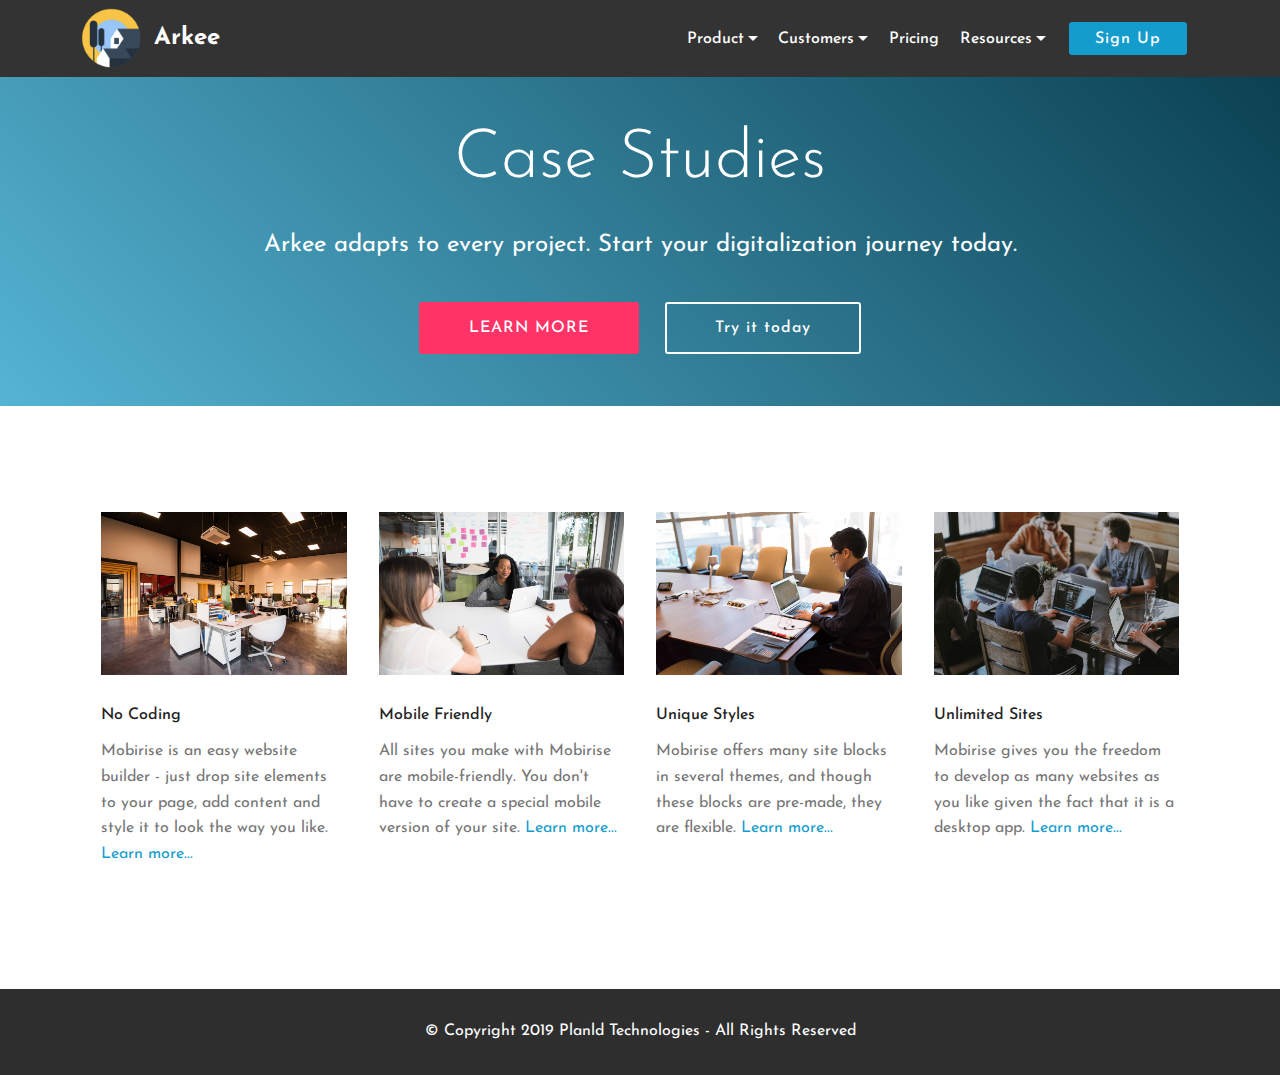
<file: page5.html>
<!DOCTYPE html>
<html  >
<head>
  <!-- Site made with Mobirise Website Builder v4.11.5, https://mobirise.com -->
  <meta charset="UTF-8">
  <meta http-equiv="X-UA-Compatible" content="IE=edge">
  <meta name="generator" content="Mobirise v4.11.5, mobirise.com">
  <meta name="viewport" content="width=device-width, initial-scale=1, minimum-scale=1">
  <link rel="shortcut icon" href="assets/images/logo-transparent-2-122x122.png" type="image/x-icon">
  <meta name="description" content="Web Generator Description">
  
  <title>Case Studies</title>
  <link rel="stylesheet" href="assets/web/assets/mobirise-icons/mobirise-icons.css">
  <link rel="stylesheet" href="assets/bootstrap/css/bootstrap.min.css">
  <link rel="stylesheet" href="assets/bootstrap/css/bootstrap-grid.min.css">
  <link rel="stylesheet" href="assets/bootstrap/css/bootstrap-reboot.min.css">
  <link rel="stylesheet" href="assets/tether/tether.min.css">
  <link rel="stylesheet" href="assets/dropdown/css/style.css">
  <link rel="stylesheet" href="assets/theme/css/style.css">
  <link rel="preload" as="style" href="assets/mobirise/css/mbr-additional.css"><link rel="stylesheet" href="assets/mobirise/css/mbr-additional.css" type="text/css">
  
  
  
</head>
<body>

<!-- Analytics -->
<!-- Global site tag (gtag.js) - Google Analytics -->
<script async src="https://www.googletagmanager.com/gtag/js?id=UA-154156879-1"></script>
<script>
  window.dataLayer = window.dataLayer || [];
  function gtag(){dataLayer.push(arguments);}
  gtag('js', new Date());

  gtag('config', 'UA-154156879-1');
</script>

<!--Start of Tawk.to Script-->
<script type="text/javascript">
var Tawk_API=Tawk_API||{}, Tawk_LoadStart=new Date();
(function(){
var s1=document.createElement("script"),s0=document.getElementsByTagName("script")[0];
s1.async=true;
s1.src='https://embed.tawk.to/5dedeabcd96992700fcb5ffa/default';
s1.charset='UTF-8';
s1.setAttribute('crossorigin','*');
s0.parentNode.insertBefore(s1,s0);
})();
</script>
<!--End of Tawk.to Script-->

<!-- /Analytics -->


  <section class="menu cid-rJPJpXFSJq" once="menu" id="menu1-16">

    

    <nav class="navbar navbar-expand beta-menu navbar-dropdown align-items-center navbar-toggleable-sm">
        <button class="navbar-toggler navbar-toggler-right" type="button" data-toggle="collapse" data-target="#navbarSupportedContent" aria-controls="navbarSupportedContent" aria-expanded="false" aria-label="Toggle navigation">
            <div class="hamburger">
                <span></span>
                <span></span>
                <span></span>
                <span></span>
            </div>
        </button>
        <div class="menu-logo">
            <div class="navbar-brand">
                <span class="navbar-logo">
                    <a href="index.html">
                         <img src="assets/images/logo-transparent-2-122x122.png" alt="Mobirise" title="" style="height: 3.8rem;">
                    </a>
                </span>
                <span class="navbar-caption-wrap"><a class="navbar-caption text-white display-5" href="index.html">
                        Arkee</a></span>
            </div>
        </div>
        <div class="collapse navbar-collapse" id="navbarSupportedContent">
            <ul class="navbar-nav nav-dropdown" data-app-modern-menu="true"><li class="nav-item dropdown">
                    <a class="nav-link link text-white dropdown-toggle display-4" href="https://mobirise.co" data-toggle="dropdown-submenu" aria-expanded="false">
                        
                        Product</a><div class="dropdown-menu"><a class="text-white dropdown-item display-4" href="overview.html">Overview</a></div>
                </li>
                <li class="nav-item dropdown"><a class="nav-link link text-white dropdown-toggle display-4" href="https://mobirise.co" data-toggle="dropdown-submenu" aria-expanded="false">
                        
                        Customers</a><div class="dropdown-menu"><a class="text-white dropdown-item display-4" href="page5.html">Case Studies</a></div></li><li class="nav-item"><a class="nav-link link text-white display-4" href="pricing.html">
                        Pricing</a></li><li class="nav-item dropdown"><a class="nav-link link text-white dropdown-toggle display-4" href="https://mobirise.co" aria-expanded="false" data-toggle="dropdown-submenu">
                        Resources</a><div class="dropdown-menu"><a class="text-white dropdown-item display-4" href="page6.html" aria-expanded="false">Video Tutorials</a><a class="text-white dropdown-item display-4" href="blog.html" aria-expanded="false">Blog</a></div></li></ul>
            <div class="navbar-buttons mbr-section-btn"><a class="btn btn-sm btn-primary display-4" href="https://app.arkee.co">
                    
                    Sign Up</a></div>
        </div>
    </nav>
</section>

<section class="engine"><a href="https://mobirise.info/b">how to create a website for free</a></section><section class="header5 cid-rKvOlElxPZ" id="header5-17">

    

    
    <div class="container">
        <div class="row justify-content-center">
            <div class="mbr-white col-md-10">
                <h1 class="mbr-section-title align-center pb-3 mbr-fonts-style display-1">
                    Case Studies</h1>
                <p class="mbr-text align-center display-5 pb-3 mbr-fonts-style">
                   Arkee adapts to every project. Start your digitalization journey today.</p>
                <div class="mbr-section-btn align-center"><a class="btn btn-md btn-secondary display-4" href="https://mobirise.co">LEARN MORE</a>
                        <a class="btn btn-md btn-white-outline display-4" href="https://mobirise.co">Try it today</a></div>
            </div>
        </div>
    </div>

    
</section>

<section class="features2 cid-rKvOTjGn5s" id="features2-18">

    

    
    
    <div class="container">
        <div class="media-container-row">
            <div class="card p-3 col-12 col-md-6 col-lg-3">
                <div class="card-wrapper">
                    <div class="card-img">
                        <img src="assets/images/background1.jpg" alt="Mobirise">
                    </div>
                    <div class="card-box">
                        <h4 class="card-title pb-3 mbr-fonts-style display-7">
                            No Coding
                        </h4>
                        <p class="mbr-text mbr-fonts-style display-7">
                            Mobirise is an easy website builder - just drop site elements to your page, add content and style it to look the way you like. <a href="https://mobirise.co">Learn more...</a>
                        </p>
                    </div>
                </div>
            </div>

            <div class="card p-3 col-12 col-md-6 col-lg-3">
                <div class="card-wrapper">
                    <div class="card-img">
                        <img src="assets/images/background2.jpg" alt="Mobirise">
                    </div>
                    <div class="card-box ">
                        <h4 class="card-title pb-3 mbr-fonts-style display-7">
                            Mobile Friendly
                        </h4>
                        <p class="mbr-text mbr-fonts-style display-7">
                            All sites you make with Mobirise are mobile-friendly. You don't have to create a special mobile version of your site. <a href="https://mobirise.co">Learn more...</a>
                        </p>
                    </div>
                </div>
            </div>

            <div class="card p-3 col-12 col-md-6 col-lg-3">
                <div class="card-wrapper">
                    <div class="card-img">
                        <img src="assets/images/background3.jpg" alt="Mobirise">
                    </div>
                    <div class="card-box">
                        <h4 class="card-title pb-3 mbr-fonts-style display-7">
                            Unique Styles
                        </h4>
                        <p class="mbr-text mbr-fonts-style display-7">
                            Mobirise offers many site blocks in several themes, and though these blocks are pre-made, they are flexible. <a href="https://mobirise.co">Learn more...</a>
                        </p>
                    </div>
                </div>
            </div>

            <div class="card p-3 col-12 col-md-6 col-lg-3">
                <div class="card-wrapper">
                    <div class="card-img">
                        <img src="assets/images/background4.jpg" alt="Mobirise">
                    </div>
                    <div class="card-box">
                        <h4 class="card-title pb-3 mbr-fonts-style display-7">
                            Unlimited Sites
                        </h4>
                        <p class="mbr-text mbr-fonts-style display-7">
                            Mobirise gives you the freedom to develop as many websites as you like given the fact that it is a desktop app. <a href="https://mobirise.co">Learn more...</a>
                        </p>
                    </div>
                </div>
            </div>
        </div>
    </div>
</section>

<section once="footers" class="cid-rKvP4Ujij8" id="footer6-19">

    

    

    <div class="container">
        <div class="media-container-row align-center mbr-white">
            <div class="col-12">
                <p class="mbr-text mb-0 mbr-fonts-style display-7">
                    © Copyright 2019 Planld Technologies - All Rights Reserved
                </p>
            </div>
        </div>
    </div>
</section>


  <script src="assets/web/assets/jquery/jquery.min.js"></script>
  <script src="assets/popper/popper.min.js"></script>
  <script src="assets/bootstrap/js/bootstrap.min.js"></script>
  <script src="assets/tether/tether.min.js"></script>
  <script src="assets/smoothscroll/smooth-scroll.js"></script>
  <script src="assets/dropdown/js/nav-dropdown.js"></script>
  <script src="assets/dropdown/js/navbar-dropdown.js"></script>
  <script src="assets/touchswipe/jquery.touch-swipe.min.js"></script>
  <script src="assets/theme/js/script.js"></script>
  
  
</body>
</html>
</file>
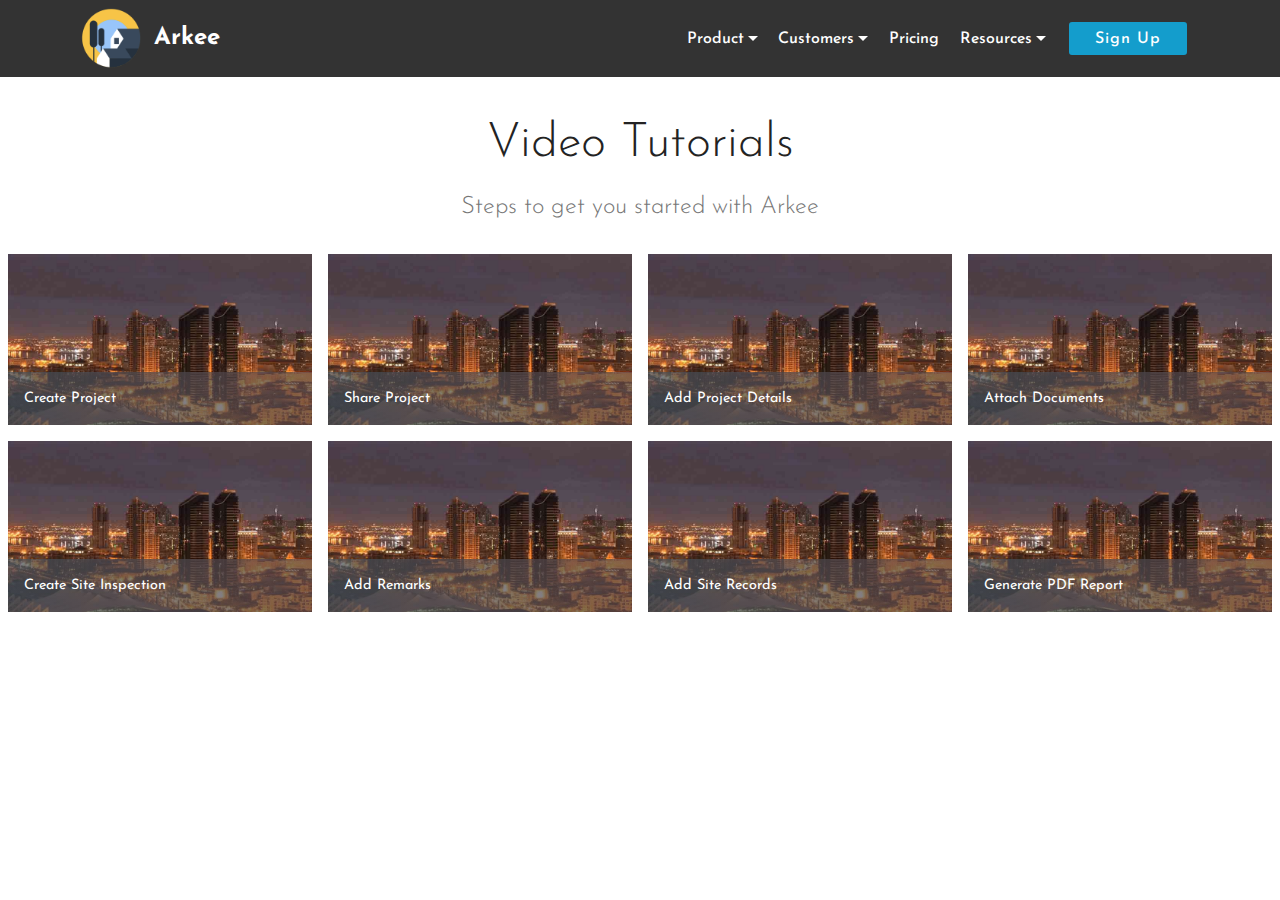
<file: page6.html>
<!DOCTYPE html>
<html  >
<head>
  <!-- Site made with Mobirise Website Builder v4.11.5, https://mobirise.com -->
  <meta charset="UTF-8">
  <meta http-equiv="X-UA-Compatible" content="IE=edge">
  <meta name="generator" content="Mobirise v4.11.5, mobirise.com">
  <meta name="viewport" content="width=device-width, initial-scale=1, minimum-scale=1">
  <link rel="shortcut icon" href="assets/images/logo-transparent-2-122x122.png" type="image/x-icon">
  <meta name="description" content="Web Site Creator Description">
  
  <title>Video Tutorials</title>
  <link rel="stylesheet" href="assets/web/assets/mobirise-icons/mobirise-icons.css">
  <link rel="stylesheet" href="assets/bootstrap/css/bootstrap.min.css">
  <link rel="stylesheet" href="assets/bootstrap/css/bootstrap-grid.min.css">
  <link rel="stylesheet" href="assets/bootstrap/css/bootstrap-reboot.min.css">
  <link rel="stylesheet" href="assets/dropdown/css/style.css">
  <link rel="stylesheet" href="assets/tether/tether.min.css">
  <link rel="stylesheet" href="assets/theme/css/style.css">
  <link rel="stylesheet" href="assets/gallery/style.css">
  <link rel="preload" as="style" href="assets/mobirise/css/mbr-additional.css"><link rel="stylesheet" href="assets/mobirise/css/mbr-additional.css" type="text/css">
  
  
  
</head>
<body>

<!-- Analytics -->
<!-- Global site tag (gtag.js) - Google Analytics -->
<script async src="https://www.googletagmanager.com/gtag/js?id=UA-154156879-1"></script>
<script>
  window.dataLayer = window.dataLayer || [];
  function gtag(){dataLayer.push(arguments);}
  gtag('js', new Date());

  gtag('config', 'UA-154156879-1');
</script>

<!--Start of Tawk.to Script-->
<script type="text/javascript">
var Tawk_API=Tawk_API||{}, Tawk_LoadStart=new Date();
(function(){
var s1=document.createElement("script"),s0=document.getElementsByTagName("script")[0];
s1.async=true;
s1.src='https://embed.tawk.to/5dedeabcd96992700fcb5ffa/default';
s1.charset='UTF-8';
s1.setAttribute('crossorigin','*');
s0.parentNode.insertBefore(s1,s0);
})();
</script>
<!--End of Tawk.to Script-->

<!-- /Analytics -->


  <section class="menu cid-rJPJpXFSJq" once="menu" id="menu1-1a">

    

    <nav class="navbar navbar-expand beta-menu navbar-dropdown align-items-center navbar-toggleable-sm">
        <button class="navbar-toggler navbar-toggler-right" type="button" data-toggle="collapse" data-target="#navbarSupportedContent" aria-controls="navbarSupportedContent" aria-expanded="false" aria-label="Toggle navigation">
            <div class="hamburger">
                <span></span>
                <span></span>
                <span></span>
                <span></span>
            </div>
        </button>
        <div class="menu-logo">
            <div class="navbar-brand">
                <span class="navbar-logo">
                    <a href="index.html">
                         <img src="assets/images/logo-transparent-2-122x122.png" alt="Mobirise" title="" style="height: 3.8rem;">
                    </a>
                </span>
                <span class="navbar-caption-wrap"><a class="navbar-caption text-white display-5" href="index.html">
                        Arkee</a></span>
            </div>
        </div>
        <div class="collapse navbar-collapse" id="navbarSupportedContent">
            <ul class="navbar-nav nav-dropdown" data-app-modern-menu="true"><li class="nav-item dropdown">
                    <a class="nav-link link text-white dropdown-toggle display-4" href="https://mobirise.co" data-toggle="dropdown-submenu" aria-expanded="false">
                        
                        Product</a><div class="dropdown-menu"><a class="text-white dropdown-item display-4" href="overview.html">Overview</a></div>
                </li>
                <li class="nav-item dropdown"><a class="nav-link link text-white dropdown-toggle display-4" href="https://mobirise.co" data-toggle="dropdown-submenu" aria-expanded="false">
                        
                        Customers</a><div class="dropdown-menu"><a class="text-white dropdown-item display-4" href="page5.html">Case Studies</a></div></li><li class="nav-item"><a class="nav-link link text-white display-4" href="pricing.html">
                        Pricing</a></li><li class="nav-item dropdown"><a class="nav-link link text-white dropdown-toggle display-4" href="https://mobirise.co" aria-expanded="false" data-toggle="dropdown-submenu">
                        Resources</a><div class="dropdown-menu"><a class="text-white dropdown-item display-4" href="page6.html" aria-expanded="false">Video Tutorials</a><a class="text-white dropdown-item display-4" href="blog.html" aria-expanded="false">Blog</a></div></li></ul>
            <div class="navbar-buttons mbr-section-btn"><a class="btn btn-sm btn-primary display-4" href="https://app.arkee.co">
                    
                    Sign Up</a></div>
        </div>
    </nav>
</section>

<section class="engine"><a href="https://mobirise.info/e">how to make a website for free</a></section><section class="mbr-section content4 cid-rMXYviZF9H" id="content4-1b">

    

    <div class="container">
        <div class="media-container-row">
            <div class="title col-12 col-md-8">
                <h2 class="align-center pb-3 mbr-fonts-style display-2">
                    Video Tutorials</h2>
                <h3 class="mbr-section-subtitle align-center mbr-light mbr-fonts-style display-5">
                    Steps to get you started with Arkee</h3>
                
            </div>
        </div>
    </div>
</section>

<section class="mbr-gallery mbr-slider-carousel cid-rMXYTyuT9B" id="gallery1-1c">

    

    <div>
        <div><!-- Filter --><!-- Gallery --><div class="mbr-gallery-row"><div class="mbr-gallery-layout-default"><div><div><div class="mbr-gallery-item mbr-gallery-item--p1 video-slide" data-video-url="https://www.youtube.com/watch?v=fwkKc6M60-0" data-tags="Responsive"><div href="#lb-gallery1-1c" data-slide-to="0" data-toggle="modal"><div></div><img alt="" src="assets/images/preview.jpg"><span class="icon-video"></span><span class="mbr-gallery-title mbr-fonts-style display-7">Create Project</span></div></div><div class="mbr-gallery-item mbr-gallery-item--p1 video-slide" data-video-url="https://www.youtube.com/watch?v=fwkKc6M60-0" data-tags="Creative"><div href="#lb-gallery1-1c" data-slide-to="1" data-toggle="modal"><div></div><img alt="" src="assets/images/preview.jpg"><span class="icon-video"></span><span class="mbr-gallery-title mbr-fonts-style display-7">Share Project</span></div></div><div class="mbr-gallery-item mbr-gallery-item--p1 video-slide" data-video-url="https://www.youtube.com/watch?v=fwkKc6M60-0" data-tags="Awesome"><div href="#lb-gallery1-1c" data-slide-to="2" data-toggle="modal"><div></div><img alt="" src="assets/images/preview.jpg"><span class="icon-video"></span><span class="mbr-gallery-title mbr-fonts-style display-7">Add Project Details</span></div></div><div class="mbr-gallery-item mbr-gallery-item--p1 video-slide" data-video-url="https://www.youtube.com/watch?v=fwkKc6M60-0" data-tags="Animated"><div href="#lb-gallery1-1c" data-slide-to="3" data-toggle="modal"><div></div><img alt="" src="assets/images/preview.jpg"><span class="icon-video"></span><span class="mbr-gallery-title mbr-fonts-style display-7">Attach Documents</span></div></div><div class="mbr-gallery-item mbr-gallery-item--p1 video-slide" data-video-url="https://www.youtube.com/watch?v=fwkKc6M60-0" data-tags="Awesome"><div href="#lb-gallery1-1c" data-slide-to="4" data-toggle="modal"><div></div><img alt="" src="assets/images/preview.jpg"><span class="icon-video"></span><span class="mbr-gallery-title mbr-fonts-style display-7">Create Site Inspection</span></div></div><div class="mbr-gallery-item mbr-gallery-item--p1 video-slide" data-video-url="https://www.youtube.com/watch?v=fwkKc6M60-0" data-tags="Awesome"><div href="#lb-gallery1-1c" data-slide-to="5" data-toggle="modal"><div></div><img alt="" src="assets/images/preview.jpg"><span class="icon-video"></span><span class="mbr-gallery-title mbr-fonts-style display-7">Add Remarks</span></div></div><div class="mbr-gallery-item mbr-gallery-item--p1 video-slide" data-video-url="https://www.youtube.com/watch?v=fwkKc6M60-0" data-tags="Responsive"><div href="#lb-gallery1-1c" data-slide-to="6" data-toggle="modal"><div></div><img alt="" src="assets/images/preview.jpg"><span class="icon-video"></span><span class="mbr-gallery-title mbr-fonts-style display-7">Add Site Records</span></div></div><div class="mbr-gallery-item mbr-gallery-item--p1 video-slide" data-video-url="https://www.youtube.com/watch?v=fwkKc6M60-0" data-tags="Animated"><div href="#lb-gallery1-1c" data-slide-to="7" data-toggle="modal"><div></div><img alt="" src="assets/images/preview.jpg"><span class="icon-video"></span><span class="mbr-gallery-title mbr-fonts-style display-7">Generate PDF Report</span></div></div></div></div><div class="clearfix"></div></div></div><!-- Lightbox --><div data-app-prevent-settings="" class="mbr-slider modal fade carousel slide" tabindex="-1" data-keyboard="true" data-interval="false" id="lb-gallery1-1c"><div class="modal-dialog"><div class="modal-content"><div class="modal-body"><div class="carousel-inner"><div class="carousel-item video-container"><img src="assets/images/background2.jpg" alt="" title=""></div><div class="carousel-item video-container"><img src="assets/images/background3.jpg" alt="" title=""></div><div class="carousel-item video-container"><img src="assets/images/background1.jpg" alt="" title=""></div><div class="carousel-item video-container"><img src="assets/images/background4.jpg" alt="" title=""></div><div class="carousel-item video-container"><img src="assets/images/background5.jpg" alt="" title=""></div><div class="carousel-item video-container"><img src="assets/images/background6.jpg" alt="" title=""></div><div class="carousel-item video-container"><img src="assets/images/background7.jpg" alt="" title=""></div><div class="carousel-item active video-container"><img src="assets/images/background8.jpg" alt="" title=""></div></div><a class="carousel-control carousel-control-prev" role="button" data-slide="prev" href="#lb-gallery1-1c"><span class="mbri-left mbr-iconfont" aria-hidden="true"></span><span class="sr-only">Previous</span></a><a class="carousel-control carousel-control-next" role="button" data-slide="next" href="#lb-gallery1-1c"><span class="mbri-right mbr-iconfont" aria-hidden="true"></span><span class="sr-only">Next</span></a><a class="close" href="#" role="button" data-dismiss="modal"><span class="sr-only">Close</span></a></div></div></div></div></div>
    </div>

</section>


  <script src="assets/web/assets/jquery/jquery.min.js"></script>
  <script src="assets/popper/popper.min.js"></script>
  <script src="assets/bootstrap/js/bootstrap.min.js"></script>
  <script src="assets/masonry/masonry.pkgd.min.js"></script>
  <script src="assets/imagesloaded/imagesloaded.pkgd.min.js"></script>
  <script src="assets/smoothscroll/smooth-scroll.js"></script>
  <script src="assets/dropdown/js/nav-dropdown.js"></script>
  <script src="assets/dropdown/js/navbar-dropdown.js"></script>
  <script src="assets/tether/tether.min.js"></script>
  <script src="assets/vimeoplayer/jquery.mb.vimeo_player.js"></script>
  <script src="assets/bootstrapcarouselswipe/bootstrap-carousel-swipe.js"></script>
  <script src="assets/touchswipe/jquery.touch-swipe.min.js"></script>
  <script src="assets/theme/js/script.js"></script>
  <script src="assets/gallery/player.min.js"></script>
  <script src="assets/gallery/script.js"></script>
  <script src="assets/slidervideo/script.js"></script>
  
  
</body>
</html>
</file>
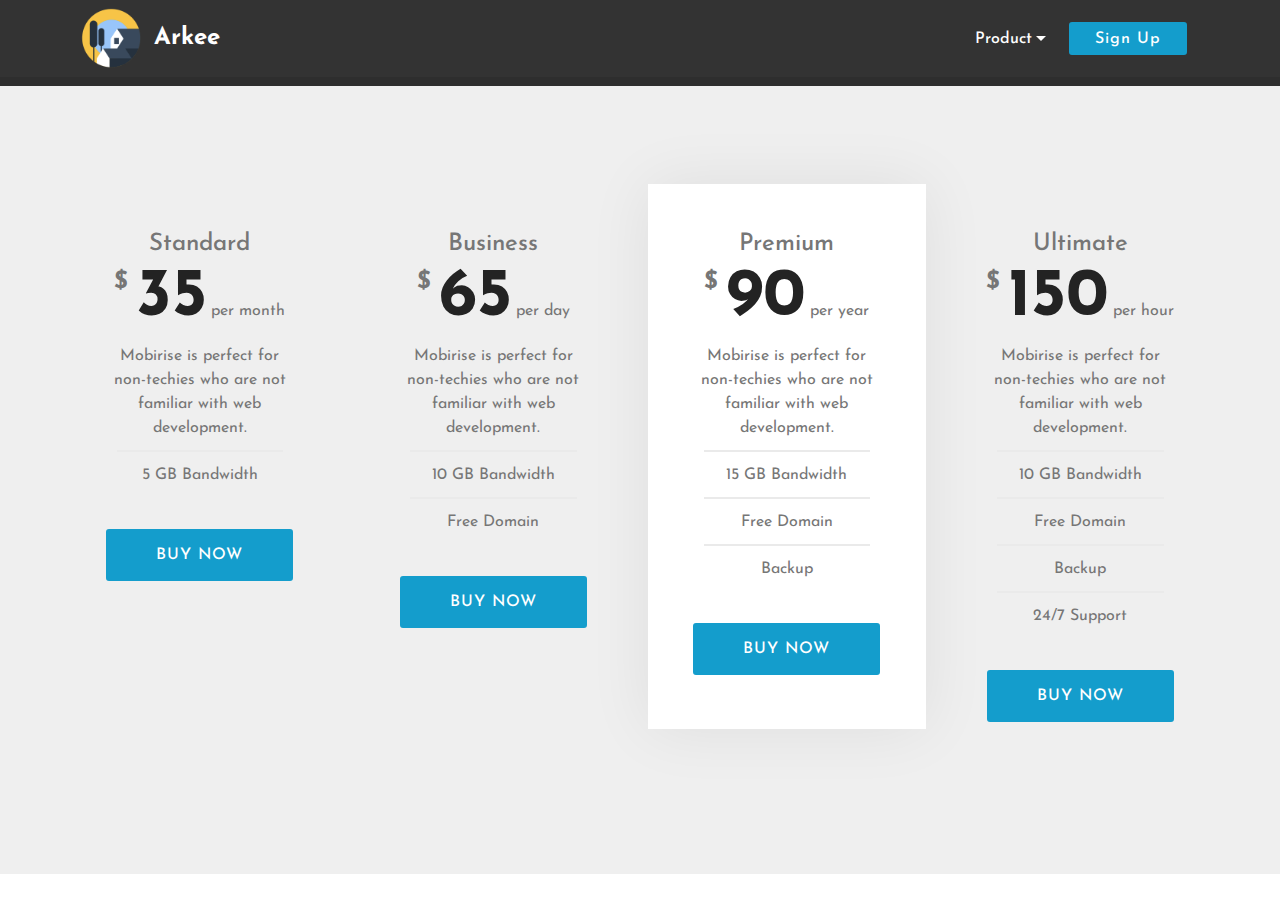
<file: pricing.html>
<!DOCTYPE html>
<html  >
<head>
  <!-- Site made with Mobirise Website Builder v4.11.5, https://mobirise.com -->
  <meta charset="UTF-8">
  <meta http-equiv="X-UA-Compatible" content="IE=edge">
  <meta name="generator" content="Mobirise v4.11.5, mobirise.com">
  <meta name="viewport" content="width=device-width, initial-scale=1, minimum-scale=1">
  <link rel="shortcut icon" href="assets/images/logo-transparent-2-122x122.png" type="image/x-icon">
  <meta name="description" content="Web Builder Description">
  
  <title>Pricing</title>
  <link rel="stylesheet" href="assets/bootstrap/css/bootstrap.min.css">
  <link rel="stylesheet" href="assets/bootstrap/css/bootstrap-grid.min.css">
  <link rel="stylesheet" href="assets/bootstrap/css/bootstrap-reboot.min.css">
  <link rel="stylesheet" href="assets/tether/tether.min.css">
  <link rel="stylesheet" href="assets/dropdown/css/style.css">
  <link rel="stylesheet" href="assets/theme/css/style.css">
  <link rel="preload" as="style" href="assets/mobirise/css/mbr-additional.css"><link rel="stylesheet" href="assets/mobirise/css/mbr-additional.css" type="text/css">
  
  
  
</head>
<body>

<!-- Analytics -->
<!-- Global site tag (gtag.js) - Google Analytics -->
<script async src="https://www.googletagmanager.com/gtag/js?id=UA-154156879-1"></script>
<script>
  window.dataLayer = window.dataLayer || [];
  function gtag(){dataLayer.push(arguments);}
  gtag('js', new Date());

  gtag('config', 'UA-154156879-1');
</script>

<!--Start of Tawk.to Script-->
<script type="text/javascript">
var Tawk_API=Tawk_API||{}, Tawk_LoadStart=new Date();
(function(){
var s1=document.createElement("script"),s0=document.getElementsByTagName("script")[0];
s1.async=true;
s1.src='https://embed.tawk.to/5dedeabcd96992700fcb5ffa/default';
s1.charset='UTF-8';
s1.setAttribute('crossorigin','*');
s0.parentNode.insertBefore(s1,s0);
})();
</script>
<!--End of Tawk.to Script-->

<!-- /Analytics -->


  <section class="menu cid-rJQVPj7HpX" once="menu" id="menu1-x">

    

    <nav class="navbar navbar-expand beta-menu navbar-dropdown align-items-center navbar-toggleable-sm">
        <button class="navbar-toggler navbar-toggler-right" type="button" data-toggle="collapse" data-target="#navbarSupportedContent" aria-controls="navbarSupportedContent" aria-expanded="false" aria-label="Toggle navigation">
            <div class="hamburger">
                <span></span>
                <span></span>
                <span></span>
                <span></span>
            </div>
        </button>
        <div class="menu-logo">
            <div class="navbar-brand">
                <span class="navbar-logo">
                    <a href="index.html">
                         <img src="assets/images/logo-transparent-2-122x122.png" alt="Mobirise" title="" style="height: 3.8rem;">
                    </a>
                </span>
                <span class="navbar-caption-wrap"><a class="navbar-caption text-white display-5" href="index.html">
                        Arkee</a></span>
            </div>
        </div>
        <div class="collapse navbar-collapse" id="navbarSupportedContent">
            <ul class="navbar-nav nav-dropdown" data-app-modern-menu="true"><li class="nav-item dropdown open">
                    <a class="nav-link link text-white dropdown-toggle display-4" href="https://mobirise.co" data-toggle="dropdown-submenu" aria-expanded="true">
                        
                        Product</a><div class="dropdown-menu"><a class="text-white dropdown-item display-4" href="overview.html">Overview</a></div>
                </li></ul>
            <div class="navbar-buttons mbr-section-btn"><a class="btn btn-sm btn-primary display-4" href="https://app.arkee.co">
                    
                    Sign Up</a></div>
        </div>
    </nav>
</section>

<section class="engine"><a href="https://mobirise.info/a">online website builder</a></section><section once="footers" class="cid-rJQoQQaslw" id="footer6-y">

    

    

    <div class="container">
        <div class="media-container-row align-center mbr-white">
            <div class="col-12">
                <p class="mbr-text mb-0 mbr-fonts-style display-7">
                    © Copyright 2019 Planld Technologies - All Rights Reserved
                </p>
            </div>
        </div>
    </div>
</section>

<section class="pricing-table2 cid-rJQZJfdUKP" id="pricing-tables2-10">

    

    

    <div class="container">
        <div class="media-container-row">

            <div class="plan col-12 mx-2 my-2 justify-content-center col-lg-3">
                <div class="plan-header text-center pt-5">
                    <h3 class="plan-title mbr-fonts-style display-5">
                        Standard
                    </h3>
                    <div class="plan-price">
                        <span class="price-value mbr-fonts-style display-5">
                            $
                        </span>
                        <span class="price-figure mbr-fonts-style display-1">
                            35</span>
                        <small class="price-term mbr-fonts-style display-7">
                            per month
                        </small>
                    </div>
                </div>
                <div class="plan-body">
                    <div class="plan-list align-center">
                        <ul class="list-group list-group-flush mbr-fonts-style display-7">
                            <li class="list-group-item">
                                Mobirise is perfect for non-techies who are not familiar with web development.
                            </li>
                            <li class="list-group-item">
                                5 GB Bandwidth
                            </li>
                        </ul>
                    </div>
                    <div class="mbr-section-btn text-center py-4 pb-5">
                        <a href="https://mobirise.co" class="btn btn-primary display-4">BUY NOW</a>
                    </div>
                </div>
            </div>

            <div class="plan col-12 mx-2 my-2 justify-content-center col-lg-3">
                <div class="plan-header text-center pt-5">
                    <h3 class="plan-title mbr-fonts-style display-5">
                        Business
                    </h3>
                    <div class="plan-price">
                        <span class="price-value mbr-fonts-style display-5">
                            $
                        </span>
                        <span class="price-figure mbr-fonts-style display-1">
                            65</span>
                        <small class="price-term mbr-fonts-style display-7">
                            per day
                        </small>
                    </div>
                </div>
                <div class="plan-body">
                    <div class="plan-list align-center">
                        <ul class="list-group list-group-flush mbr-fonts-style display-7">
                            <li class="list-group-item">
                                Mobirise is perfect for non-techies who are not familiar with web development.
                            </li>
                            <li class="list-group-item">
                                10 GB Bandwidth
                            </li>
                            <li class="list-group-item">
                                Free Domain
                            </li>
                        </ul>
                    </div>
                    <div class="mbr-section-btn text-center py-4 pb-5">
                        <a href="https://mobirise.co" class="btn btn-primary display-4">BUY NOW</a>
                    </div>
                </div>
            </div>

            <div class="plan col-12 mx-2 my-2 justify-content-center favorite col-lg-3">
                <div class="plan-header text-center pt-5">
                    <h3 class="plan-title mbr-fonts-style display-5">
                        Premium
                    </h3>
                    <div class="plan-price">
                        <span class="price-value mbr-fonts-style display-5">
                            $
                        </span>
                        <span class="price-figure mbr-fonts-style display-1">
                            90</span>
                        <small class="price-term mbr-fonts-style display-7">
                            per year
                        </small>
                    </div>
                </div>
                <div class="plan-body">
                    <div class="plan-list align-center">
                        <ul class="list-group list-group-flush mbr-fonts-style display-7">
                            <li class="list-group-item">
                                Mobirise is perfect for non-techies who are not familiar with web development.
                            </li>
                            <li class="list-group-item">
                                15 GB Bandwidth
                            </li>
                            <li class="list-group-item">
                                Free Domain
                            </li>
                            <li class="list-group-item">
                                Backup
                            </li>
                        </ul>
                    </div>
                    <div class="mbr-section-btn text-center py-4 pb-5">
                        <a href="https://mobirise.co" class="btn btn-primary display-4">BUY NOW</a>
                    </div>
                </div>
            </div>

            <div class="plan col-12 mx-2 my-2 justify-content-center col-lg-3">
                <div class="plan-header text-center pt-5">
                    <h3 class="plan-title mbr-fonts-style display-5">
                        Ultimate
                    </h3>
                    <div class="plan-price">
                        <span class="price-value mbr-fonts-style display-5">
                            $
                        </span>
                        <span class="price-figure mbr-fonts-style display-1">
                            150</span>
                        <small class="price-term mbr-fonts-style display-7">
                            per hour
                        </small>
                    </div>
                </div>
                <div class="plan-body">
                    <div class="plan-list align-center">
                        <ul class="list-group list-group-flush mbr-fonts-style display-7">
                            <li class="list-group-item">
                                Mobirise is perfect for non-techies who are not familiar with web development.
                            </li>
                            <li class="list-group-item">
                                10 GB Bandwidth
                            </li>
                            <li class="list-group-item">
                                Free Domain
                            </li>
                            <li class="list-group-item">
                                Backup
                            </li>
                            <li class="list-group-item">
                                24/7 Support
                            </li>
                        </ul>
                    </div>
                    <div class="mbr-section-btn text-center py-4 pb-5">
                        <a href="https://mobirise.co" class="btn btn-primary display-4">BUY NOW</a>
                    </div>
                </div>
            </div>

        </div>
    </div>
</section>


  <script src="assets/web/assets/jquery/jquery.min.js"></script>
  <script src="assets/popper/popper.min.js"></script>
  <script src="assets/bootstrap/js/bootstrap.min.js"></script>
  <script src="assets/tether/tether.min.js"></script>
  <script src="assets/smoothscroll/smooth-scroll.js"></script>
  <script src="assets/dropdown/js/nav-dropdown.js"></script>
  <script src="assets/dropdown/js/navbar-dropdown.js"></script>
  <script src="assets/touchswipe/jquery.touch-swipe.min.js"></script>
  <script src="assets/theme/js/script.js"></script>
  
  
</body>
</html>
</file>
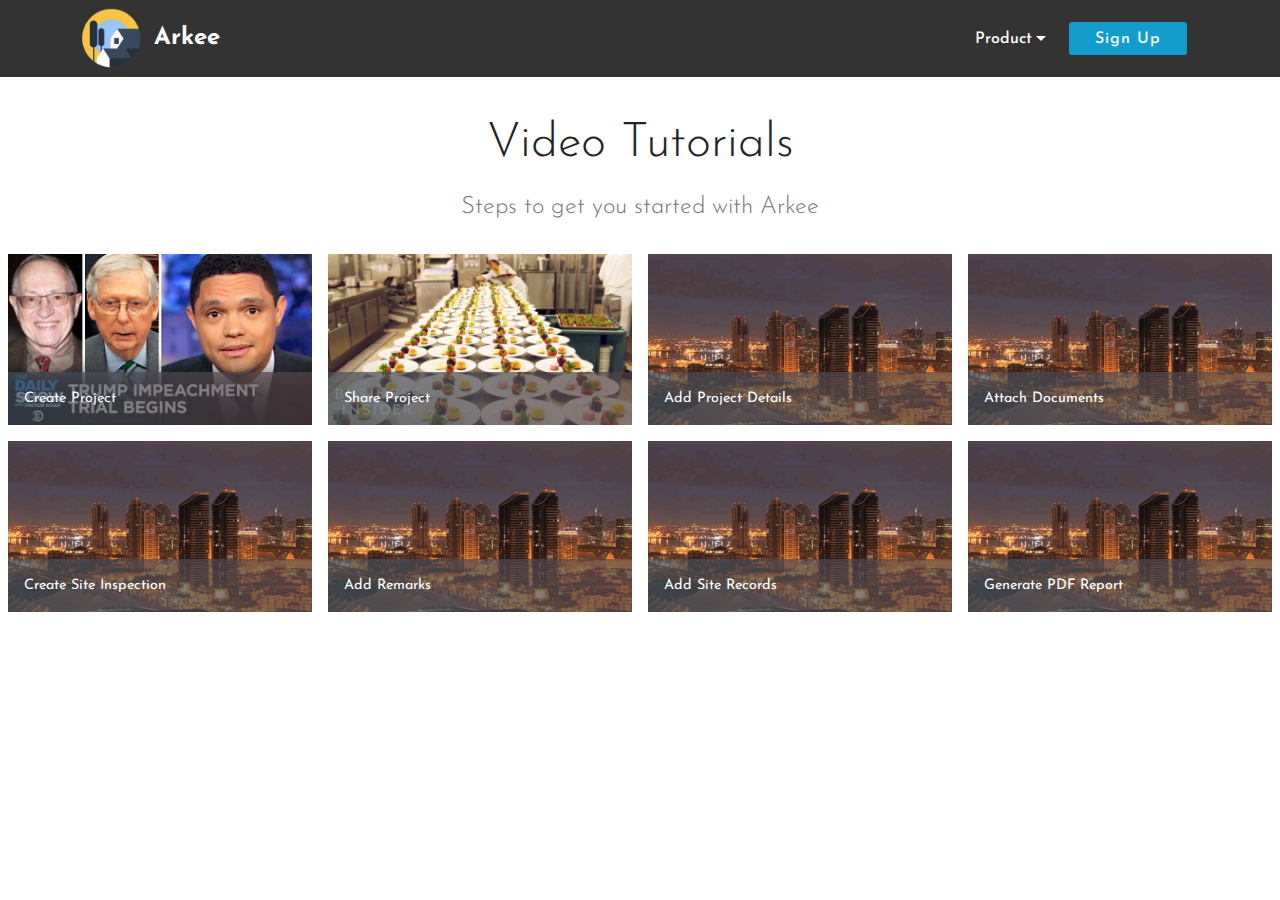
<file: tutorials.html>
<!DOCTYPE html>
<html  >
<head>
  <!-- Site made with Mobirise Website Builder v4.11.5, https://mobirise.com -->
  <meta charset="UTF-8">
  <meta http-equiv="X-UA-Compatible" content="IE=edge">
  <meta name="generator" content="Mobirise v4.11.5, mobirise.com">
  <meta name="viewport" content="width=device-width, initial-scale=1, minimum-scale=1">
  <link rel="shortcut icon" href="assets/images/logo-transparent-2-122x122.png" type="image/x-icon">
  <meta name="description" content="Web Site Creator Description">
  
  <title>Video Tutorials</title>
  <link rel="stylesheet" href="assets/web/assets/mobirise-icons/mobirise-icons.css">
  <link rel="stylesheet" href="assets/bootstrap/css/bootstrap.min.css">
  <link rel="stylesheet" href="assets/bootstrap/css/bootstrap-grid.min.css">
  <link rel="stylesheet" href="assets/bootstrap/css/bootstrap-reboot.min.css">
  <link rel="stylesheet" href="assets/dropdown/css/style.css">
  <link rel="stylesheet" href="assets/tether/tether.min.css">
  <link rel="stylesheet" href="assets/theme/css/style.css">
  <link rel="stylesheet" href="assets/gallery/style.css">
  <link rel="preload" as="style" href="assets/mobirise/css/mbr-additional.css"><link rel="stylesheet" href="assets/mobirise/css/mbr-additional.css" type="text/css">
  
  
  
</head>
<body>

<!-- Analytics -->
<!-- Global site tag (gtag.js) - Google Analytics -->
<script async src="https://www.googletagmanager.com/gtag/js?id=UA-154156879-1"></script>
<script>
  window.dataLayer = window.dataLayer || [];
  function gtag(){dataLayer.push(arguments);}
  gtag('js', new Date());

  gtag('config', 'UA-154156879-1');
</script>

<!--Start of Tawk.to Script-->
<script type="text/javascript">
var Tawk_API=Tawk_API||{}, Tawk_LoadStart=new Date();
(function(){
var s1=document.createElement("script"),s0=document.getElementsByTagName("script")[0];
s1.async=true;
s1.src='https://embed.tawk.to/5dedeabcd96992700fcb5ffa/default';
s1.charset='UTF-8';
s1.setAttribute('crossorigin','*');
s0.parentNode.insertBefore(s1,s0);
})();
</script>
<!--End of Tawk.to Script-->

<!-- /Analytics -->


  <section class="menu cid-rJPJpXFSJq" once="menu" id="menu1-1a">

    

    <nav class="navbar navbar-expand beta-menu navbar-dropdown align-items-center navbar-toggleable-sm">
        <button class="navbar-toggler navbar-toggler-right" type="button" data-toggle="collapse" data-target="#navbarSupportedContent" aria-controls="navbarSupportedContent" aria-expanded="false" aria-label="Toggle navigation">
            <div class="hamburger">
                <span></span>
                <span></span>
                <span></span>
                <span></span>
            </div>
        </button>
        <div class="menu-logo">
            <div class="navbar-brand">
                <span class="navbar-logo">
                    <a href="index.html">
                         <img src="assets/images/logo-transparent-2-122x122.png" alt="Mobirise" title="" style="height: 3.8rem;">
                    </a>
                </span>
                <span class="navbar-caption-wrap"><a class="navbar-caption text-white display-5" href="index.html">
                        Arkee</a></span>
            </div>
        </div>
        <div class="collapse navbar-collapse" id="navbarSupportedContent">
            <ul class="navbar-nav nav-dropdown" data-app-modern-menu="true"><li class="nav-item dropdown open">
                    <a class="nav-link link text-white dropdown-toggle display-4" href="https://mobirise.co" data-toggle="dropdown-submenu" aria-expanded="true">
                        
                        Product</a><div class="dropdown-menu"><a class="text-white dropdown-item display-4" href="overview.html">Overview</a></div>
                </li></ul>
            <div class="navbar-buttons mbr-section-btn"><a class="btn btn-sm btn-primary display-4" href="https://app.arkee.co">
                    
                    Sign Up</a></div>
        </div>
    </nav>
</section>

<section class="engine"><a href="https://mobirise.info/l">free site templates</a></section><section class="mbr-section content4 cid-rMXYviZF9H" id="content4-1b">

    

    <div class="container">
        <div class="media-container-row">
            <div class="title col-12 col-md-8">
                <h2 class="align-center pb-3 mbr-fonts-style display-2">
                    Video Tutorials</h2>
                <h3 class="mbr-section-subtitle align-center mbr-light mbr-fonts-style display-5">
                    Steps to get you started with Arkee</h3>
                
            </div>
        </div>
    </div>
</section>

<section class="mbr-gallery mbr-slider-carousel cid-rMXYTyuT9B" id="gallery1-1c">

    

    <div>
        <div><!-- Filter --><!-- Gallery --><div class="mbr-gallery-row"><div class="mbr-gallery-layout-default"><div><div><div class="mbr-gallery-item mbr-gallery-item--p1 video-slide" data-video-url="https://www.youtube.com/watch?v=MtjtsUZ7d4U" data-tags="Responsive"><div href="#lb-gallery1-1c" data-slide-to="0" data-toggle="modal"><div></div><img alt="" src="assets/images/mobirise2020022-1159572020-0-3-12-2-29.jpg"><span class="icon-video"></span><span class="mbr-gallery-title mbr-fonts-style display-7">Create Project</span></div></div><div class="mbr-gallery-item mbr-gallery-item--p1 video-slide" data-video-url="https://www.youtube.com/watch?v=R2vXbFp5C9o" data-tags="Creative"><div href="#lb-gallery1-1c" data-slide-to="1" data-toggle="modal"><div></div><img alt="" src="assets/images/mobirise2020022-1159572020-0-3-12-1-20.jpg"><span class="icon-video"></span><span class="mbr-gallery-title mbr-fonts-style display-7">Share Project</span></div></div><div class="mbr-gallery-item mbr-gallery-item--p1 video-slide" data-video-url="https://www.youtube.com/watch?v=fwkKc6M60-0" data-tags="Awesome"><div href="#lb-gallery1-1c" data-slide-to="2" data-toggle="modal"><div></div><img alt="" src="assets/images/preview.jpg"><span class="icon-video"></span><span class="mbr-gallery-title mbr-fonts-style display-7">Add Project Details</span></div></div><div class="mbr-gallery-item mbr-gallery-item--p1 video-slide" data-video-url="https://www.youtube.com/watch?v=fwkKc6M60-0" data-tags="Animated"><div href="#lb-gallery1-1c" data-slide-to="3" data-toggle="modal"><div></div><img alt="" src="assets/images/preview.jpg"><span class="icon-video"></span><span class="mbr-gallery-title mbr-fonts-style display-7">Attach Documents</span></div></div><div class="mbr-gallery-item mbr-gallery-item--p1 video-slide" data-video-url="https://www.youtube.com/watch?v=fwkKc6M60-0" data-tags="Awesome"><div href="#lb-gallery1-1c" data-slide-to="4" data-toggle="modal"><div></div><img alt="" src="assets/images/preview.jpg"><span class="icon-video"></span><span class="mbr-gallery-title mbr-fonts-style display-7">Create Site Inspection</span></div></div><div class="mbr-gallery-item mbr-gallery-item--p1 video-slide" data-video-url="https://www.youtube.com/watch?v=fwkKc6M60-0" data-tags="Awesome"><div href="#lb-gallery1-1c" data-slide-to="5" data-toggle="modal"><div></div><img alt="" src="assets/images/preview.jpg"><span class="icon-video"></span><span class="mbr-gallery-title mbr-fonts-style display-7">Add Remarks</span></div></div><div class="mbr-gallery-item mbr-gallery-item--p1 video-slide" data-video-url="https://www.youtube.com/watch?v=fwkKc6M60-0" data-tags="Responsive"><div href="#lb-gallery1-1c" data-slide-to="6" data-toggle="modal"><div></div><img alt="" src="assets/images/preview.jpg"><span class="icon-video"></span><span class="mbr-gallery-title mbr-fonts-style display-7">Add Site Records</span></div></div><div class="mbr-gallery-item mbr-gallery-item--p1 video-slide" data-video-url="https://www.youtube.com/watch?v=fwkKc6M60-0" data-tags="Animated"><div href="#lb-gallery1-1c" data-slide-to="7" data-toggle="modal"><div></div><img alt="" src="assets/images/preview.jpg"><span class="icon-video"></span><span class="mbr-gallery-title mbr-fonts-style display-7">Generate PDF Report</span></div></div></div></div><div class="clearfix"></div></div></div><!-- Lightbox --><div data-app-prevent-settings="" class="mbr-slider modal fade carousel slide" tabindex="-1" data-keyboard="true" data-interval="false" id="lb-gallery1-1c"><div class="modal-dialog"><div class="modal-content"><div class="modal-body"><div class="carousel-inner"><div class="carousel-item video-container"><img src="assets/images/background2.jpg" alt="" title=""></div><div class="carousel-item active video-container"><img src="assets/images/background3.jpg" alt="" title=""></div><div class="carousel-item video-container"><img src="assets/images/background1.jpg" alt="" title=""></div><div class="carousel-item video-container"><img src="assets/images/background4.jpg" alt="" title=""></div><div class="carousel-item video-container"><img src="assets/images/background5.jpg" alt="" title=""></div><div class="carousel-item video-container"><img src="assets/images/background6.jpg" alt="" title=""></div><div class="carousel-item video-container"><img src="assets/images/background7.jpg" alt="" title=""></div><div class="carousel-item video-container"><img src="assets/images/background8.jpg" alt="" title=""></div></div><a class="carousel-control carousel-control-prev" role="button" data-slide="prev" href="#lb-gallery1-1c"><span class="mbri-left mbr-iconfont" aria-hidden="true"></span><span class="sr-only">Previous</span></a><a class="carousel-control carousel-control-next" role="button" data-slide="next" href="#lb-gallery1-1c"><span class="mbri-right mbr-iconfont" aria-hidden="true"></span><span class="sr-only">Next</span></a><a class="close" href="#" role="button" data-dismiss="modal"><span class="sr-only">Close</span></a></div></div></div></div></div>
    </div>

</section>


  <script src="assets/web/assets/jquery/jquery.min.js"></script>
  <script src="assets/popper/popper.min.js"></script>
  <script src="assets/bootstrap/js/bootstrap.min.js"></script>
  <script src="assets/masonry/masonry.pkgd.min.js"></script>
  <script src="assets/imagesloaded/imagesloaded.pkgd.min.js"></script>
  <script src="assets/smoothscroll/smooth-scroll.js"></script>
  <script src="assets/dropdown/js/nav-dropdown.js"></script>
  <script src="assets/dropdown/js/navbar-dropdown.js"></script>
  <script src="assets/tether/tether.min.js"></script>
  <script src="assets/vimeoplayer/jquery.mb.vimeo_player.js"></script>
  <script src="assets/bootstrapcarouselswipe/bootstrap-carousel-swipe.js"></script>
  <script src="assets/touchswipe/jquery.touch-swipe.min.js"></script>
  <script src="assets/theme/js/script.js"></script>
  <script src="assets/gallery/player.min.js"></script>
  <script src="assets/gallery/script.js"></script>
  <script src="assets/slidervideo/script.js"></script>
  
  
</body>
</html>
</file>
<file: assets/web/assets/mobirise-icons/mobirise-icons.css>
@font-face {
  font-family: 'MobiriseIcons';
  src:  url('mobirise-icons.eot?spat4u');
  src:  url('mobirise-icons.eot?spat4u#iefix') format('embedded-opentype'),
    url('mobirise-icons.ttf?spat4u') format('truetype'),
    url('mobirise-icons.woff?spat4u') format('woff'),
    url('mobirise-icons.svg?spat4u#MobiriseIcons') format('svg');
  font-weight: normal;
  font-style: normal;
  font-display: swap;
}

[class^="mbri-"], [class*=" mbri-"] {
  /* use !important to prevent issues with browser extensions that change fonts */
  font-family: MobiriseIcons !important;
  speak: none;
  font-style: normal;
  font-weight: normal;
  font-variant: normal;
  text-transform: none;
  line-height: 1;

  /* Better Font Rendering =========== */
  -webkit-font-smoothing: antialiased;
  -moz-osx-font-smoothing: grayscale;
}

.mbri-add-submenu:before {
  content: "\e900";
}
.mbri-alert:before {
  content: "\e901";
}
.mbri-align-center:before {
  content: "\e902";
}
.mbri-align-justify:before {
  content: "\e903";
}
.mbri-align-left:before {
  content: "\e904";
}
.mbri-align-right:before {
  content: "\e905";
}
.mbri-android:before {
  content: "\e906";
}
.mbri-apple:before {
  content: "\e907";
}
.mbri-arrow-down:before {
  content: "\e908";
}
.mbri-arrow-next:before {
  content: "\e909";
}
.mbri-arrow-prev:before {
  content: "\e90a";
}
.mbri-arrow-up:before {
  content: "\e90b";
}
.mbri-bold:before {
  content: "\e90c";
}
.mbri-bookmark:before {
  content: "\e90d";
}
.mbri-bootstrap:before {
  content: "\e90e";
}
.mbri-briefcase:before {
  content: "\e90f";
}
.mbri-browse:before {
  content: "\e910";
}
.mbri-bulleted-list:before {
  content: "\e911";
}
.mbri-calendar:before {
  content: "\e912";
}
.mbri-camera:before {
  content: "\e913";
}
.mbri-cart-add:before {
  content: "\e914";
}
.mbri-cart-full:before {
  content: "\e915";
}
.mbri-cash:before {
  content: "\e916";
}
.mbri-change-style:before {
  content: "\e917";
}
.mbri-chat:before {
  content: "\e918";
}
.mbri-clock:before {
  content: "\e919";
}
.mbri-close:before {
  content: "\e91a";
}
.mbri-cloud:before {
  content: "\e91b";
}
.mbri-code:before {
  content: "\e91c";
}
.mbri-contact-form:before {
  content: "\e91d";
}
.mbri-credit-card:before {
  content: "\e91e";
}
.mbri-cursor-click:before {
  content: "\e91f";
}
.mbri-cust-feedback:before {
  content: "\e920";
}
.mbri-database:before {
  content: "\e921";
}
.mbri-delivery:before {
  content: "\e922";
}
.mbri-desktop:before {
  content: "\e923";
}
.mbri-devices:before {
  content: "\e924";
}
.mbri-down:before {
  content: "\e925";
}
.mbri-download:before {
  content: "\e989";
}
.mbri-drag-n-drop:before {
  content: "\e927";
}
.mbri-drag-n-drop2:before {
  content: "\e928";
}
.mbri-edit:before {
  content: "\e929";
}
.mbri-edit2:before {
  content: "\e92a";
}
.mbri-error:before {
  content: "\e92b";
}
.mbri-extension:before {
  content: "\e92c";
}
.mbri-features:before {
  content: "\e92d";
}
.mbri-file:before {
  content: "\e92e";
}
.mbri-flag:before {
  content: "\e92f";
}
.mbri-folder:before {
  content: "\e930";
}
.mbri-gift:before {
  content: "\e931";
}
.mbri-github:before {
  content: "\e932";
}
.mbri-globe:before {
  content: "\e933";
}
.mbri-globe-2:before {
  content: "\e934";
}
.mbri-growing-chart:before {
  content: "\e935";
}
.mbri-hearth:before {
  content: "\e936";
}
.mbri-help:before {
  content: "\e937";
}
.mbri-home:before {
  content: "\e938";
}
.mbri-hot-cup:before {
  content: "\e939";
}
.mbri-idea:before {
  content: "\e93a";
}
.mbri-image-gallery:before {
  content: "\e93b";
}
.mbri-image-slider:before {
  content: "\e93c";
}
.mbri-info:before {
  content: "\e93d";
}
.mbri-italic:before {
  content: "\e93e";
}
.mbri-key:before {
  content: "\e93f";
}
.mbri-laptop:before {
  content: "\e940";
}
.mbri-layers:before {
  content: "\e941";
}
.mbri-left-right:before {
  content: "\e942";
}
.mbri-left:before {
  content: "\e943";
}
.mbri-letter:before {
  content: "\e944";
}
.mbri-like:before {
  content: "\e945";
}
.mbri-link:before {
  content: "\e946";
}
.mbri-lock:before {
  content: "\e947";
}
.mbri-login:before {
  content: "\e948";
}
.mbri-logout:before {
  content: "\e949";
}
.mbri-magic-stick:before {
  content: "\e94a";
}
.mbri-map-pin:before {
  content: "\e94b";
}
.mbri-menu:before {
  content: "\e94c";
}
.mbri-mobile:before {
  content: "\e94d";
}
.mbri-mobile2:before {
  content: "\e94e";
}
.mbri-mobirise:before {
  content: "\e94f";
}
.mbri-more-horizontal:before {
  content: "\e950";
}
.mbri-more-vertical:before {
  content: "\e951";
}
.mbri-music:before {
  content: "\e952";
}
.mbri-new-file:before {
  content: "\e953";
}
.mbri-numbered-list:before {
  content: "\e954";
}
.mbri-opened-folder:before {
  content: "\e955";
}
.mbri-pages:before {
  content: "\e956";
}
.mbri-paper-plane:before {
  content: "\e957";
}
.mbri-paperclip:before {
  content: "\e958";
}
.mbri-photo:before {
  content: "\e959";
}
.mbri-photos:before {
  content: "\e95a";
}
.mbri-pin:before {
  content: "\e95b";
}
.mbri-play:before {
  content: "\e95c";
}
.mbri-plus:before {
  content: "\e95d";
}
.mbri-preview:before {
  content: "\e95e";
}
.mbri-print:before {
  content: "\e95f";
}
.mbri-protect:before {
  content: "\e960";
}
.mbri-question:before {
  content: "\e961";
}
.mbri-quote-left:before {
  content: "\e962";
}
.mbri-quote-right:before {
  content: "\e963";
}
.mbri-refresh:before {
  content: "\e964";
}
.mbri-responsive:before {
  content: "\e965";
}
.mbri-right:before {
  content: "\e966";
}
.mbri-rocket:before {
  content: "\e967";
}
.mbri-sad-face:before {
  content: "\e968";
}
.mbri-sale:before {
  content: "\e969";
}
.mbri-save:before {
  content: "\e96a";
}
.mbri-search:before {
  content: "\e96b";
}
.mbri-setting:before {
  content: "\e96c";
}
.mbri-setting2:before {
  content: "\e96d";
}
.mbri-setting3:before {
  content: "\e96e";
}
.mbri-share:before {
  content: "\e96f";
}
.mbri-shopping-bag:before {
  content: "\e970";
}
.mbri-shopping-basket:before {
  content: "\e971";
}
.mbri-shopping-cart:before {
  content: "\e972";
}
.mbri-sites:before {
  content: "\e973";
}
.mbri-smile-face:before {
  content: "\e974";
}
.mbri-speed:before {
  content: "\e975";
}
.mbri-star:before {
  content: "\e976";
}
.mbri-success:before {
  content: "\e977";
}
.mbri-sun:before {
  content: "\e978";
}
.mbri-sun2:before {
  content: "\e979";
}
.mbri-tablet:before {
  content: "\e97a";
}
.mbri-tablet-vertical:before {
  content: "\e97b";
}
.mbri-target:before {
  content: "\e97c";
}
.mbri-timer:before {
  content: "\e97d";
}
.mbri-to-ftp:before {
  content: "\e97e";
}
.mbri-to-local-drive:before {
  content: "\e97f";
}
.mbri-touch-swipe:before {
  content: "\e980";
}
.mbri-touch:before {
  content: "\e981";
}
.mbri-trash:before {
  content: "\e982";
}
.mbri-underline:before {
  content: "\e983";
}
.mbri-unlink:before {
  content: "\e984";
}
.mbri-unlock:before {
  content: "\e985";
}
.mbri-up-down:before {
  content: "\e986";
}
.mbri-up:before {
  content: "\e987";
}
.mbri-update:before {
  content: "\e988";
}
.mbri-upload:before {
 content: "\e926"; 
}
.mbri-user:before {
  content: "\e98a";
}
.mbri-user2:before {
  content: "\e98b";
}
.mbri-users:before {
  content: "\e98c";
}
.mbri-video:before {
  content: "\e98d";
}
.mbri-video-play:before {
  content: "\e98e";
}
.mbri-watch:before {
  content: "\e98f";
}
.mbri-website-theme:before {
  content: "\e990";
}
.mbri-wifi:before {
  content: "\e991";
}
.mbri-windows:before {
  content: "\e992";
}
.mbri-zoom-out:before {
  content: "\e993";
}
.mbri-redo:before {
  content: "\e994";
}
.mbri-undo:before {
  content: "\e995";
}
</file>
<file: assets/socicon/css/styles.css>
@charset "UTF-8";

@font-face {
  font-family: "socicon";
  src:url("../fonts/socicon.eot");
  src:url("../fonts/socicon.eot?#iefix") format("embedded-opentype"),
    url("../fonts/socicon.woff") format("woff"),
    url("../fonts/socicon.ttf") format("truetype"),
    url("../fonts/socicon.svg#socicon") format("svg");
  font-weight: normal;
  font-style: normal;
  font-display:swap;
}

[data-icon]:before {
  font-family: "socicon" !important;
  content: attr(data-icon);
  font-style: normal !important;
  font-weight: normal !important;
  font-variant: normal !important;
  text-transform: none !important;
  speak: none;
  line-height: 1;
  -webkit-font-smoothing: antialiased;
  -moz-osx-font-smoothing: grayscale;
}

[class^="socicon-"]:before,
[class*=" socicon-"]:before {
  font-family: "socicon" !important;
  font-style: normal !important;
  font-weight: normal !important;
  font-variant: normal !important;
  text-transform: none !important;
  speak: none;
  line-height: 1;
  -webkit-font-smoothing: antialiased;
  -moz-osx-font-smoothing: grayscale;
}

.socicon-modelmayhem:before {
  content: "\e000";
}
.socicon-mixcloud:before {
  content: "\e001";
}
.socicon-drupal:before {
  content: "\e002";
}
.socicon-swarm:before {
  content: "\e003";
}
.socicon-istock:before {
  content: "\e004";
}
.socicon-yammer:before {
  content: "\e005";
}
.socicon-ello:before {
  content: "\e006";
}
.socicon-stackoverflow:before {
  content: "\e007";
}
.socicon-persona:before {
  content: "\e008";
}
.socicon-triplej:before {
  content: "\e009";
}
.socicon-houzz:before {
  content: "\e00a";
}
.socicon-rss:before {
  content: "\e00b";
}
.socicon-paypal:before {
  content: "\e00c";
}
.socicon-odnoklassniki:before {
  content: "\e00d";
}
.socicon-airbnb:before {
  content: "\e00e";
}
.socicon-periscope:before {
  content: "\e00f";
}
.socicon-outlook:before {
  content: "\e010";
}
.socicon-coderwall:before {
  content: "\e011";
}
.socicon-tripadvisor:before {
  content: "\e012";
}
.socicon-appnet:before {
  content: "\e013";
}
.socicon-goodreads:before {
  content: "\e014";
}
.socicon-tripit:before {
  content: "\e015";
}
.socicon-lanyrd:before {
  content: "\e016";
}
.socicon-slideshare:before {
  content: "\e017";
}
.socicon-buffer:before {
  content: "\e018";
}
.socicon-disqus:before {
  content: "\e019";
}
.socicon-vkontakte:before {
  content: "\e01a";
}
.socicon-whatsapp:before {
  content: "\e01b";
}
.socicon-patreon:before {
  content: "\e01c";
}
.socicon-storehouse:before {
  content: "\e01d";
}
.socicon-pocket:before {
  content: "\e01e";
}
.socicon-mail:before {
  content: "\e01f";
}
.socicon-blogger:before {
  content: "\e020";
}
.socicon-technorati:before {
  content: "\e021";
}
.socicon-reddit:before {
  content: "\e022";
}
.socicon-dribbble:before {
  content: "\e023";
}
.socicon-stumbleupon:before {
  content: "\e024";
}
.socicon-digg:before {
  content: "\e025";
}
.socicon-envato:before {
  content: "\e026";
}
.socicon-behance:before {
  content: "\e027";
}
.socicon-delicious:before {
  content: "\e028";
}
.socicon-deviantart:before {
  content: "\e029";
}
.socicon-forrst:before {
  content: "\e02a";
}
.socicon-play:before {
  content: "\e02b";
}
.socicon-zerply:before {
  content: "\e02c";
}
.socicon-wikipedia:before {
  content: "\e02d";
}
.socicon-apple:before {
  content: "\e02e";
}
.socicon-flattr:before {
  content: "\e02f";
}
.socicon-github:before {
  content: "\e030";
}
.socicon-renren:before {
  content: "\e031";
}
.socicon-friendfeed:before {
  content: "\e032";
}
.socicon-newsvine:before {
  content: "\e033";
}
.socicon-identica:before {
  content: "\e034";
}
.socicon-bebo:before {
  content: "\e035";
}
.socicon-zynga:before {
  content: "\e036";
}
.socicon-steam:before {
  content: "\e037";
}
.socicon-xbox:before {
  content: "\e038";
}
.socicon-windows:before {
  content: "\e039";
}
.socicon-qq:before {
  content: "\e03a";
}
.socicon-douban:before {
  content: "\e03b";
}
.socicon-meetup:before {
  content: "\e03c";
}
.socicon-playstation:before {
  content: "\e03d";
}
.socicon-android:before {
  content: "\e03e";
}
.socicon-snapchat:before {
  content: "\e03f";
}
.socicon-twitter:before {
  content: "\e040";
}
.socicon-facebook:before {
  content: "\e041";
}
.socicon-googleplus:before {
  content: "\e042";
}
.socicon-pinterest:before {
  content: "\e043";
}
.socicon-foursquare:before {
  content: "\e044";
}
.socicon-yahoo:before {
  content: "\e045";
}
.socicon-skype:before {
  content: "\e046";
}
.socicon-yelp:before {
  content: "\e047";
}
.socicon-feedburner:before {
  content: "\e048";
}
.socicon-linkedin:before {
  content: "\e049";
}
.socicon-viadeo:before {
  content: "\e04a";
}
.socicon-xing:before {
  content: "\e04b";
}
.socicon-myspace:before {
  content: "\e04c";
}
.socicon-soundcloud:before {
  content: "\e04d";
}
.socicon-spotify:before {
  content: "\e04e";
}
.socicon-grooveshark:before {
  content: "\e04f";
}
.socicon-lastfm:before {
  content: "\e050";
}
.socicon-youtube:before {
  content: "\e051";
}
.socicon-vimeo:before {
  content: "\e052";
}
.socicon-dailymotion:before {
  content: "\e053";
}
.socicon-vine:before {
  content: "\e054";
}
.socicon-flickr:before {
  content: "\e055";
}
.socicon-500px:before {
  content: "\e056";
}
.socicon-wordpress:before {
  content: "\e058";
}
.socicon-tumblr:before {
  content: "\e059";
}
.socicon-twitch:before {
  content: "\e05a";
}
.socicon-8tracks:before {
  content: "\e05b";
}
.socicon-amazon:before {
  content: "\e05c";
}
.socicon-icq:before {
  content: "\e05d";
}
.socicon-smugmug:before {
  content: "\e05e";
}
.socicon-ravelry:before {
  content: "\e05f";
}
.socicon-weibo:before {
  content: "\e060";
}
.socicon-baidu:before {
  content: "\e061";
}
.socicon-angellist:before {
  content: "\e062";
}
.socicon-ebay:before {
  content: "\e063";
}
.socicon-imdb:before {
  content: "\e064";
}
.socicon-stayfriends:before {
  content: "\e065";
}
.socicon-residentadvisor:before {
  content: "\e066";
}
.socicon-google:before {
  content: "\e067";
}
.socicon-yandex:before {
  content: "\e068";
}
.socicon-sharethis:before {
  content: "\e069";
}
.socicon-bandcamp:before {
  content: "\e06a";
}
.socicon-itunes:before {
  content: "\e06b";
}
.socicon-deezer:before {
  content: "\e06c";
}
.socicon-telegram:before {
  content: "\e06e";
}
.socicon-openid:before {
  content: "\e06f";
}
.socicon-amplement:before {
  content: "\e070";
}
.socicon-viber:before {
  content: "\e071";
}
.socicon-zomato:before {
  content: "\e072";
}
.socicon-draugiem:before {
  content: "\e074";
}
.socicon-endomodo:before {
  content: "\e075";
}
.socicon-filmweb:before {
  content: "\e076";
}
.socicon-stackexchange:before {
  content: "\e077";
}
.socicon-wykop:before {
  content: "\e078";
}
.socicon-teamspeak:before {
  content: "\e079";
}
.socicon-teamviewer:before {
  content: "\e07a";
}
.socicon-ventrilo:before {
  content: "\e07b";
}
.socicon-younow:before {
  content: "\e07c";
}
.socicon-raidcall:before {
  content: "\e07d";
}
.socicon-mumble:before {
  content: "\e07e";
}
.socicon-medium:before {
  content: "\e06d";
}
.socicon-bebee:before {
  content: "\e07f";
}
.socicon-hitbox:before {
  content: "\e080";
}
.socicon-reverbnation:before {
  content: "\e081";
}
.socicon-formulr:before {
  content: "\e082";
}
.socicon-instagram:before {
  content: "\e057";
}
.socicon-battlenet:before {
  content: "\e083";
}
.socicon-chrome:before {
  content: "\e084";
}
.socicon-discord:before {
  content: "\e086";
}
.socicon-issuu:before {
  content: "\e087";
}
.socicon-macos:before {
  content: "\e088";
}
.socicon-firefox:before {
  content: "\e089";
}
.socicon-opera:before {
  content: "\e08d";
}
.socicon-keybase:before {
  content: "\e090";
}
.socicon-alliance:before {
  content: "\e091";
}
.socicon-livejournal:before {
  content: "\e092";
}
.socicon-googlephotos:before {
  content: "\e093";
}
.socicon-horde:before {
  content: "\e094";
}
.socicon-etsy:before {
  content: "\e095";
}
.socicon-zapier:before {
  content: "\e096";
}
.socicon-google-scholar:before {
  content: "\e097";
}
.socicon-researchgate:before {
  content: "\e098";
}
.socicon-wechat:before {
  content: "\e099";
}
.socicon-strava:before {
  content: "\e09a";
}
.socicon-line:before {
  content: "\e09b";
}
.socicon-lyft:before {
  content: "\e09c";
}
.socicon-uber:before {
  content: "\e09d";
}
.socicon-songkick:before {
  content: "\e09e";
}
.socicon-viewbug:before {
  content: "\e09f";
}
.socicon-googlegroups:before {
  content: "\e0a0";
}
.socicon-quora:before {
  content: "\e073";
}
.socicon-diablo:before {
  content: "\e085";
}
.socicon-blizzard:before {
  content: "\e0a1";
}
.socicon-hearthstone:before {
  content: "\e08b";
}
.socicon-heroes:before {
  content: "\e08a";
}
.socicon-overwatch:before {
  content: "\e08c";
}
.socicon-warcraft:before {
  content: "\e08e";
}
.socicon-starcraft:before {
  content: "\e08f";
}
.socicon-beam:before {
  content: "\e0a2";
}
.socicon-curse:before {
  content: "\e0a3";
}
.socicon-player:before {
  content: "\e0a4";
}
.socicon-streamjar:before {
  content: "\e0a5";
}
.socicon-nintendo:before {
  content: "\e0a6";
}
.socicon-hellocoton:before {
  content: "\e0a7";
}
</file>
<file: assets/dropdown/css/style.css>
.navbar-dropdown {
  left: 0;
  padding: 0;
  position: absolute;
  right: 0;
  top: 0;
  transition: all 0.45s ease;
  z-index: 1030;
  background: #282828; }
  .navbar-dropdown .navbar-logo {
    margin-right: 0.8rem;
    transition: margin 0.3s ease-in-out;
    vertical-align: middle; }
    .navbar-dropdown .navbar-logo img {
      height: 3.125rem;
      transition: all 0.3s ease-in-out; }
    .navbar-dropdown .navbar-logo.mbr-iconfont {
      font-size: 3.125rem;
      line-height: 3.125rem; }
  .navbar-dropdown .navbar-caption {
    font-weight: 700;
    white-space: normal;
    vertical-align: -4px;
    line-height: 3.125rem !important; }
    .navbar-dropdown .navbar-caption, .navbar-dropdown .navbar-caption:hover {
      color: inherit;
      text-decoration: none; }
  .navbar-dropdown .mbr-iconfont + .navbar-caption {
    vertical-align: -1px; }
  .navbar-dropdown.navbar-fixed-top {
    position: fixed; }
  .navbar-dropdown .navbar-brand span {
    vertical-align: -4px; }
  .navbar-dropdown.bg-color.transparent {
    background: none; }
  .navbar-dropdown.navbar-short .navbar-brand {
    padding: 0.625rem 0; }
    .navbar-dropdown.navbar-short .navbar-brand span {
      vertical-align: -1px; }
  .navbar-dropdown.navbar-short .navbar-caption {
    line-height: 2.375rem !important;
    vertical-align: -2px; }
  .navbar-dropdown.navbar-short .navbar-logo {
    margin-right: 0.5rem; }
    .navbar-dropdown.navbar-short .navbar-logo img {
      height: 2.375rem; }
    .navbar-dropdown.navbar-short .navbar-logo.mbr-iconfont {
      font-size: 2.375rem;
      line-height: 2.375rem; }
  .navbar-dropdown.navbar-short .mbr-table-cell {
    height: 3.625rem; }
  .navbar-dropdown .navbar-close {
    left: 0.6875rem;
    position: fixed;
    top: 0.75rem;
    z-index: 1000; }
  .navbar-dropdown .hamburger-icon {
    content: "";
    display: inline-block;
    vertical-align: middle;
    width: 16px;
    -webkit-box-shadow: 0 -6px 0 1px #282828,0 0 0 1px #282828,0 6px 0 1px #282828;
    -moz-box-shadow: 0 -6px 0 1px #282828,0 0 0 1px #282828,0 6px 0 1px #282828;
    box-shadow: 0 -6px 0 1px #282828,0 0 0 1px #282828,0 6px 0 1px #282828; }

.dropdown-menu .dropdown-toggle[data-toggle="dropdown-submenu"]::after {
  border-bottom: 0.35em solid transparent;
  border-left: 0.35em solid;
  border-right: 0;
  border-top: 0.35em solid transparent;
  margin-left: 0.3rem; }

.dropdown-menu .dropdown-item:focus {
  outline: 0; }

.nav-dropdown {
  font-size: 0.75rem;
  font-weight: 500;
  height: auto !important; }
  .nav-dropdown .nav-btn {
    padding-left: 1rem; }
  .nav-dropdown .link {
    margin: .667em 1.667em;
    font-weight: 500;
    padding: 0;
    transition: color .2s ease-in-out; }
    .nav-dropdown .link.dropdown-toggle {
      margin-right: 2.583em; }
      .nav-dropdown .link.dropdown-toggle::after {
        margin-left: .25rem;
        border-top: 0.35em solid;
        border-right: 0.35em solid transparent;
        border-left: 0.35em solid transparent;
        border-bottom: 0; }
      .nav-dropdown .link.dropdown-toggle[aria-expanded="true"] {
        margin: 0;
        padding: 0.667em 3.263em  0.667em 1.667em; }
  .nav-dropdown .link::after,
  .nav-dropdown .dropdown-item::after {
    color: inherit; }
  .nav-dropdown .btn {
    font-size: 0.75rem;
    font-weight: 700;
    letter-spacing: 0;
    margin-bottom: 0;
    padding-left: 1.25rem;
    padding-right: 1.25rem; }
  .nav-dropdown .dropdown-menu {
    border-radius: 0;
    border: 0;
    left: 0;
    margin: 0;
    padding-bottom: 1.25rem;
    padding-top: 1.25rem;
    position: relative; }
  .nav-dropdown .dropdown-submenu {
    margin-left: 0.125rem;
    top: 0; }
  .nav-dropdown .dropdown-item {
    font-weight: 500;
    line-height: 2;
    padding: 0.3846em 4.615em 0.3846em 1.5385em;
    position: relative;
    transition: color .2s ease-in-out, background-color .2s ease-in-out; }
    .nav-dropdown .dropdown-item::after {
      margin-top: -0.3077em;
      position: absolute;
      right: 1.1538em;
      top: 50%; }
    .nav-dropdown .dropdown-item:focus, .nav-dropdown .dropdown-item:hover {
      background: none; }

@media (max-width: 767px) {
  .nav-dropdown.navbar-toggleable-sm {
    bottom: 0;
    display: none;
    left: 0;
    overflow-x: hidden;
    position: fixed;
    top: 0;
    transform: translateX(-100%);
    -ms-transform: translateX(-100%);
    -webkit-transform: translateX(-100%);
    width: 18.75rem;
    z-index: 999; } }
.nav-dropdown.navbar-toggleable-xl {
  bottom: 0;
  display: none;
  left: 0;
  overflow-x: hidden;
  position: fixed;
  top: 0;
  transform: translateX(-100%);
  -ms-transform: translateX(-100%);
  -webkit-transform: translateX(-100%);
  width: 18.75rem;
  z-index: 999; }

.nav-dropdown-sm {
  display: block !important;
  overflow-x: hidden;
  overflow: auto;
  padding-top: 3.875rem; }
  .nav-dropdown-sm::after {
    content: "";
    display: block;
    height: 3rem;
    width: 100%; }
  .nav-dropdown-sm.collapse.in ~ .navbar-close {
    display: block !important; }
  .nav-dropdown-sm.collapsing, .nav-dropdown-sm.collapse.in {
    transform: translateX(0);
    -ms-transform: translateX(0);
    -webkit-transform: translateX(0);
    transition: all 0.25s ease-out;
    -webkit-transition: all 0.25s ease-out;
    background: #282828; }
  .nav-dropdown-sm.collapsing[aria-expanded="false"] {
    transform: translateX(-100%);
    -ms-transform: translateX(-100%);
    -webkit-transform: translateX(-100%); }
  .nav-dropdown-sm .nav-item {
    display: block;
    margin-left: 0 !important;
    padding-left: 0; }
  .nav-dropdown-sm .link,
  .nav-dropdown-sm .dropdown-item {
    border-top: 1px dotted rgba(255, 255, 255, 0.1);
    font-size: 0.8125rem;
    line-height: 1.6;
    margin: 0 !important;
    padding: 0.875rem 2.4rem 0.875rem 1.5625rem !important;
    position: relative;
    white-space: normal; }
    .nav-dropdown-sm .link:focus, .nav-dropdown-sm .link:hover,
    .nav-dropdown-sm .dropdown-item:focus,
    .nav-dropdown-sm .dropdown-item:hover {
      background: rgba(0, 0, 0, 0.2) !important;
      color: #c0a375; }
  .nav-dropdown-sm .nav-btn {
    position: relative;
    padding: 1.5625rem 1.5625rem 0 1.5625rem; }
    .nav-dropdown-sm .nav-btn::before {
      border-top: 1px dotted rgba(255, 255, 255, 0.1);
      content: "";
      left: 0;
      position: absolute;
      top: 0;
      width: 100%; }
    .nav-dropdown-sm .nav-btn + .nav-btn {
      padding-top: 0.625rem; }
      .nav-dropdown-sm .nav-btn + .nav-btn::before {
        display: none; }
  .nav-dropdown-sm .btn {
    padding: 0.625rem 0; }
  .nav-dropdown-sm .dropdown-toggle[data-toggle="dropdown-submenu"]::after {
    margin-left: .25rem;
    border-top: 0.35em solid;
    border-right: 0.35em solid transparent;
    border-left: 0.35em solid transparent;
    border-bottom: 0; }
  .nav-dropdown-sm .dropdown-toggle[data-toggle="dropdown-submenu"][aria-expanded="true"]::after {
    border-top: 0;
    border-right: 0.35em solid transparent;
    border-left: 0.35em solid transparent;
    border-bottom: 0.35em solid; }
  .nav-dropdown-sm .dropdown-menu {
    margin: 0;
    padding: 0;
    position: relative;
    top: 0;
    left: 0;
    width: 100%;
    border: 0;
    float: none;
    border-radius: 0;
    background: none; }
  .nav-dropdown-sm .dropdown-submenu {
    left: 100%;
    margin-left: 0.125rem;
    margin-top: -1.25rem;
    top: 0; }

.navbar-toggleable-sm .nav-dropdown .dropdown-menu {
  position: absolute; }

.navbar-toggleable-sm .nav-dropdown .dropdown-submenu {
  left: 100%;
  margin-left: 0.125rem;
  margin-top: -1.25rem;
  top: 0; }

.navbar-toggleable-sm.opened .nav-dropdown .dropdown-menu {
  position: relative; }

.navbar-toggleable-sm.opened .nav-dropdown .dropdown-submenu {
  left: 0;
  margin-left: 00rem;
  margin-top: 0rem;
  top: 0; }

.is-builder .nav-dropdown.collapsing {
  transition: none !important; }

/*# sourceMappingURL=style.css.map */
</file>
<file: assets/theme/css/style.css>
/*!
 * Mobirise v4 theme (https://mobirise.com/)
 * Copyright 2017 Mobirise
 */
section {
  background-color: #eeeeee; }

body {
  font-style: normal;
  line-height: 1.5; }

section,
.container,
.container-fluid {
  position: relative;
  word-wrap: break-word; }

a.mbr-iconfont:hover {
  text-decoration: none; }

.article .lead p,
.article .lead ul,
.article .lead ol,
.article .lead pre,
.article .lead blockquote {
  margin-bottom: 0; }

ul,
ol,
pre,
blockquote {
  margin-bottom: 2.3125rem; }

pre {
  background: #f4f4f4;
  padding: 10px 24px;
  white-space: pre-wrap; }

.inactive {
  -webkit-user-select: none;
  -moz-user-select: none;
  -ms-user-select: none;
  user-select: none;
  pointer-events: none;
  -webkit-user-drag: none;
  user-drag: none; }

.mbr-section__comments .row {
  justify-content: center;
  -webkit-justify-content: center; }

a {
  font-style: normal;
  font-weight: 400;
  cursor: pointer; }
  a, a:hover {
    text-decoration: none; }

figure {
  margin-bottom: 0; }

body {
  color: #232323; }

h1,
h2,
h3,
h4,
h5,
h6,
.h1,
.h2,
.h3,
.h4,
.h5,
.h6,
.display-1,
.display-2,
.display-3,
.display-4 {
  line-height: 1;
  word-break: break-word;
  word-wrap: break-word; }

.mbr-section-title {
  font-style: normal;
  line-height: 1.2; }

.mbr-section-subtitle {
  line-height: 1.3; }

.mbr-text {
  font-style: normal;
  line-height: 1.6; }

b,
strong {
  font-weight: bold; }

blockquote {
  padding: 10px 0 10px 20px;
  position: relative;
  border-left: 2px solid;
  border-color: #ff3366; }

input:-webkit-autofill, input:-webkit-autofill:hover, input:-webkit-autofill:focus, input:-webkit-autofill:active {
  transition-delay: 9999s;
  transition-property: background-color, color; }

textarea[type='hidden'] {
  display: none; }

body {
  position: relative; }

section {
  background-position: 50% 50%;
  background-repeat: no-repeat;
  background-size: cover; }
  section .mbr-background-video,
  section .mbr-background-video-preview {
    position: absolute;
    bottom: 0;
    left: 0;
    right: 0;
    top: 0; }

.hidden {
  visibility: hidden; }

.mbr-z-index20 {
  z-index: 20; }

/*! Base colors */
.mbr-white {
  color: #ffffff; }

.mbr-black {
  color: #000000; }

.mbr-bg-white {
  background-color: #ffffff; }

.mbr-bg-black {
  background-color: #000000; }

/*! Text-aligns */
.align-left {
  text-align: left; }

.align-center {
  text-align: center; }

.align-right {
  text-align: right; }

@media (max-width: 767px) {
  .align-left,
  .align-center,
  .align-right,
  .mbr-section-btn,
  .mbr-section-title {
    text-align: center; } }
/*! Font-weight  */
.mbr-light {
  font-weight: 300; }

.mbr-regular {
  font-weight: 400; }

.mbr-semibold {
  font-weight: 500; }

.mbr-bold {
  font-weight: 700; }

/*! Media  */
.media-size-item {
  -webkit-flex: 1 1 auto;
  -moz-flex: 1 1 auto;
  -ms-flex: 1 1 auto;
  -o-flex: 1 1 auto;
  flex: 1 1 auto; }

.media-content {
  -webkit-flex-basis: 100%;
  flex-basis: 100%; }

.media-container-row {
  display: -ms-flexbox;
  display: -webkit-flex;
  display: flex;
  -webkit-flex-direction: row;
  -ms-flex-direction: row;
  flex-direction: row;
  -webkit-flex-wrap: wrap;
  -ms-flex-wrap: wrap;
  flex-wrap: wrap;
  -webkit-justify-content: center;
  -ms-flex-pack: center;
  justify-content: center;
  -webkit-align-content: center;
  -ms-flex-line-pack: center;
  align-content: center;
  -webkit-align-items: start;
  -ms-flex-align: start;
  align-items: start; }
  .media-container-row .media-size-item {
    width: 400px; }

.media-container-column {
  display: -ms-flexbox;
  display: -webkit-flex;
  display: flex;
  -webkit-flex-direction: column;
  -ms-flex-direction: column;
  flex-direction: column;
  -webkit-flex-wrap: wrap;
  -ms-flex-wrap: wrap;
  flex-wrap: wrap;
  -webkit-justify-content: center;
  -ms-flex-pack: center;
  justify-content: center;
  -webkit-align-content: center;
  -ms-flex-line-pack: center;
  align-content: center;
  -webkit-align-items: stretch;
  -ms-flex-align: stretch;
  align-items: stretch; }
  .media-container-column > * {
    width: 100%; }

@media (min-width: 992px) {
  .media-container-row {
    -webkit-flex-wrap: nowrap;
    -ms-flex-wrap: nowrap;
    flex-wrap: nowrap; } }
figure {
  overflow: hidden; }

figure[mbr-media-size] {
  transition: width 0.1s; }

.mbr-figure img,
.mbr-figure iframe {
  display: block;
  width: 100%; }

.card {
  background-color: transparent;
  border: none; }

.card-box {
  width: 100%; }

.card-img {
  text-align: center;
  flex-shrink: 0;
  -webkit-flex-shrink: 0; }

.media {
  max-width: 100%;
  margin: 0 auto; }

.mbr-figure {
  -ms-flex-item-align: center;
  -ms-grid-row-align: center;
  -webkit-align-self: center;
  align-self: center; }

.media-container > div {
  max-width: 100%; }

.mbr-figure img,
.card-img img {
  width: 100%; }

@media (max-width: 991px) {
  .media-size-item {
    width: auto !important; }

  .media {
    width: auto; }

  .mbr-figure {
    width: 100% !important; } }
/*! Buttons */
.btn {
  font-weight: 500;
  border-width: 2px;
  font-style: normal;
  letter-spacing: 1px;
  margin: .4rem .8rem;
  white-space: normal;
  -webkit-transition: all .3s ease-in-out;
  -moz-transition: all .3s ease-in-out;
  transition: all .3s ease-in-out;
  display: inline-flex;
  align-items: center;
  justify-content: center;
  word-break: break-word;
  -webkit-align-items: center;
  -webkit-justify-content: center;
  display: -webkit-inline-flex; }

.btn-sm {
  font-weight: 500;
  letter-spacing: 1px;
  -webkit-transition: all .3s ease-in-out;
  -moz-transition: all .3s ease-in-out;
  transition: all .3s ease-in-out; }

.btn-md {
  font-weight: 500;
  letter-spacing: 1px;
  margin: .4rem .8rem !important;
  -webkit-transition: all .3s ease-in-out;
  -moz-transition: all .3s ease-in-out;
  transition: all .3s ease-in-out; }

.btn-lg {
  font-weight: 500;
  letter-spacing: 1px;
  margin: .4rem .8rem !important;
  -webkit-transition: all .3s ease-in-out;
  -moz-transition: all .3s ease-in-out;
  transition: all .3s ease-in-out; }

.mbr-section-btn {
  margin-left: -0.25rem;
  margin-right: -0.25rem;
  font-size: 0; }

nav .mbr-section-btn {
  margin-left: 0rem;
  margin-right: 0rem; }

.btn-form {
  border-radius: 0; }
  .btn-form:hover {
    cursor: pointer; }

/*! Btn icon margin */
.btn .mbr-iconfont,
.btn.btn-sm .mbr-iconfont {
  cursor: pointer;
  margin-right: 0.5rem; }

.btn.btn-md .mbr-iconfont,
.btn.btn-md .mbr-iconfont {
  margin-right: 0.8rem; }

.mbr-regular {
  font-weight: 400; }

.mbr-semibold {
  font-weight: 500; }

.mbr-bold {
  font-weight: 700; }

[type='submit'] {
  -webkit-appearance: none; }

/*! Full-screen */
.mbr-fullscreen .mbr-overlay {
  min-height: 100vh; }

.mbr-fullscreen {
  display: flex;
  display: -webkit-flex;
  display: -moz-flex;
  display: -ms-flex;
  display: -o-flex;
  align-items: center;
  -webkit-align-items: center;
  min-height: 100vh;
  padding-top: 3rem;
  padding-bottom: 3rem; }

/*! Map */
.map {
  height: 25rem;
  position: relative; }
  .map iframe {
    width: 100%;
    height: 100%; }

.mbr-overlay {
  background-color: #000;
  bottom: 0;
  left: 0;
  opacity: .5;
  position: absolute;
  right: 0;
  top: 0;
  z-index: 0;
  pointer-events: none; }

/* Form */
blockquote {
  font-style: italic;
  padding: 10px 0 10px 20px;
  font-size: 1.09rem;
  position: relative;
  border-width: 3px; }

.form-control {
  background-color: #f5f5f5;
  box-shadow: none;
  color: #565656;
  line-height: 1.43;
  min-height: 3.5em;
  padding: 1.07em .5em; }
  .form-control, .form-control:focus {
    border: 1px solid #e8e8e8; }
  .form-active .form-control:invalid {
    border-color: red; }

.form-control-label {
  position: relative;
  cursor: pointer;
  margin-bottom: .357em;
  padding: 0; }

.alert {
  color: #ffffff;
  border-radius: 0;
  border: 0;
  font-size: .875rem;
  line-height: 1.5;
  margin-bottom: 1.875rem;
  padding: 1.25rem;
  position: relative; }
  .alert.alert-form::after {
    background-color: inherit;
    bottom: -7px;
    content: "";
    display: block;
    height: 14px;
    left: 50%;
    margin-left: -7px;
    position: absolute;
    transform: rotate(45deg);
    width: 14px;
    -webkit-transform: rotate(45deg); }

.form-asterisk {
  font-family: initial;
  position: absolute;
  top: -2px;
  font-weight: normal; }

/*! Scroll to top arrow */
#scrollToTop a i:before {
  content: '';
  position: absolute;
  height: 40%;
  top: 25%;
  background: #fff;
  width: 2px;
  left: calc(50% - 1px); }
#scrollToTop a i:after {
  content: '';
  position: absolute;
  display: block;
  border-top: 2px solid #fff;
  border-right: 2px solid #fff;
  width: 40%;
  height: 40%;
  left: 30%;
  bottom: 30%;
  transform: rotate(135deg);
  -webkit-transform: rotate(135deg); }

.mbr-arrow-up {
  bottom: 25px;
  right: 90px;
  position: fixed;
  text-align: right;
  z-index: 5000;
  color: #ffffff;
  font-size: 32px;
  transform: rotate(180deg);
  -webkit-transform: rotate(180deg); }

.mbr-arrow-up a {
  background: rgba(0, 0, 0, 0.2);
  border-radius: 3px;
  color: #fff;
  display: inline-block;
  height: 60px;
  width: 60px;
  outline-style: none !important;
  position: relative;
  text-decoration: none;
  transition: all 0.3s ease-in-out;
  cursor: pointer;
  text-align: center; }
  .mbr-arrow-up a:hover {
    background-color: rgba(0, 0, 0, 0.4); }
  .mbr-arrow-up a i {
    line-height: 60px; }

.mbr-arrow-up-icon {
  display: block;
  color: #fff; }

.mbr-arrow-up-icon::before {
  content: '\203a';
  display: inline-block;
  font-family: serif;
  font-size: 32px;
  line-height: 1;
  font-style: normal;
  position: relative;
  top: 6px;
  left: -4px;
  -webkit-transform: rotate(-90deg);
  transform: rotate(-90deg); }

/*! Arrow Down */
.mbr-arrow {
  position: absolute;
  bottom: 45px;
  left: 50%;
  width: 60px;
  height: 60px;
  cursor: pointer;
  background-color: rgba(80, 80, 80, 0.5);
  border-radius: 50%;
  -webkit-transform: translateX(-50%);
  transform: translateX(-50%); }
  .mbr-arrow > a {
    display: inline-block;
    text-decoration: none;
    outline-style: none;
    -webkit-animation: arrowdown 1.7s ease-in-out infinite;
    animation: arrowdown 1.7s ease-in-out infinite; }
    .mbr-arrow > a > i {
      position: absolute;
      top: -2px;
      left: 15px;
      font-size: 2rem; }

@keyframes arrowdown {
  0% {
    transform: translateY(0px);
    -webkit-transform: translateY(0px); }
  50% {
    transform: translateY(-5px);
    -webkit-transform: translateY(-5px); }
  100% {
    transform: translateY(0px);
    -webkit-transform: translateY(0px); } }
@-webkit-keyframes arrowdown {
  0% {
    transform: translateY(0px);
    -webkit-transform: translateY(0px); }
  50% {
    transform: translateY(-5px);
    -webkit-transform: translateY(-5px); }
  100% {
    transform: translateY(0px);
    -webkit-transform: translateY(0px); } }
@media (max-width: 500px) {
  .mbr-arrow-up {
    left: 50%;
    right: auto;
    transform: translateX(-50%) rotate(180deg);
    -webkit-transform: translateX(-50%) rotate(180deg); } }
/*Gradients animation*/
@keyframes gradient-animation {
  from {
    background-position: 0% 100%;
    animation-timing-function: ease-in-out; }
  to {
    background-position: 100% 0%;
    animation-timing-function: ease-in-out; } }
@-webkit-keyframes gradient-animation {
  from {
    background-position: 0% 100%;
    animation-timing-function: ease-in-out; }
  to {
    background-position: 100% 0%;
    animation-timing-function: ease-in-out; } }
.bg-gradient {
  background-size: 200% 200%;
  animation: gradient-animation 5s infinite alternate;
  -webkit-animation: gradient-animation 5s infinite alternate; }

.menu .navbar-brand {
  display: -webkit-flex; }
  .menu .navbar-brand span {
    display: flex;
    display: -webkit-flex; }
  .menu .navbar-brand .navbar-caption-wrap {
    display: -webkit-flex; }
  .menu .navbar-brand .navbar-logo img {
    display: -webkit-flex; }
@media (min-width: 768px) and (max-width: 1023px) {
  .menu .navbar-toggleable-sm .navbar-nav {
    display: -webkit-box;
    display: -webkit-flex;
    display: -ms-flexbox; } }
@media (max-width: 1023px) {
  .menu .navbar-collapse {
    max-height: 93.5vh; }
    .menu .navbar-collapse.show {
      overflow: auto; } }
@media (min-width: 1024px) {
  .menu .navbar-nav.nav-dropdown {
    display: -webkit-flex; }
  .menu .navbar-toggleable-sm .navbar-collapse {
    display: -webkit-flex !important; }
  .menu .collapsed .navbar-collapse {
    max-height: 93.5vh; }
    .menu .collapsed .navbar-collapse.show {
      overflow: auto; } }
@media (max-width: 767px) {
  .menu .navbar-collapse {
    max-height: 80vh; } }

/* Others*/
.note-check a[data-value=Rubik] {
  font-style: normal; }

.mbr-arrow a {
  color: #ffffff; }

@media (max-width: 767px) {
  .mbr-arrow {
    display: none; } }
.navbar {
  display: -webkit-flex;
  -webkit-flex-wrap: wrap;
  -webkit-align-items: center;
  -webkit-justify-content: space-between; }

.navbar-collapse {
  -webkit-flex-basis: 100%;
  -webkit-flex-grow: 1;
  -webkit-align-items: center; }

.nav-dropdown .link {
  padding: 0.667em 1.667em !important;
  margin: 0 !important; }

.nav {
  display: -webkit-flex;
  -webkit-flex-wrap: wrap; }

.row {
  display: -webkit-flex;
  -webkit-flex-wrap: wrap; }

.justify-content-center {
  -webkit-justify-content: center; }

.form-inline {
  display: -webkit-flex;
  -webkit-flex-flow: row wrap;
  -webkit-align-items: center; }

.card-wrapper {
  -webkit-flex: 1; }

.carousel-control {
  z-index: 10;
  display: -webkit-flex;
  -webkit-align-items: center;
  -webkit-justify-content: center; }

.carousel-controls {
  display: -webkit-flex; }

.media {
  display: -webkit-flex; }

.form-group:focus {
  outline: none; }

.jq-selectbox__select {
  padding: 1.07em 0.5em;
  position: absolute;
  top: 0;
  left: 0;
  width: 100%; }

.jq-selectbox__dropdown {
  position: absolute;
  top: 100% !important;
  left: 0 !important;
  width: 100% !important; }

.jq-selectbox__trigger-arrow {
  transform: translateY(-50%); }

.jq-selectbox li {
  padding: 1.07em 0.5em; }

input[type='range'] {
  padding-left: 0 !important;
  padding-right: 0 !important; }

.modal-dialog,
.modal-content {
  height: 100%; }

.modal-dialog .carousel-inner {
  height: calc(100vh - 1.75rem); }
  @media (max-width: 575px) {
    .modal-dialog .carousel-inner {
      height: calc(100vh - 1rem); } }

.carousel-item {
  text-align: center; }

.carousel-item img {
  margin: auto; }

.navbar-toggler {
  -webkit-align-self: flex-start;
  -ms-flex-item-align: start;
  align-self: flex-start;
  padding: 0.25rem 0.75rem;
  font-size: 1.25rem;
  line-height: 1;
  background: transparent;
  border: 1px solid transparent;
  -webkit-border-radius: 0.25rem;
  border-radius: 0.25rem; }

.navbar-toggler:focus,
.navbar-toggler:hover {
  text-decoration: none; }

.navbar-toggler-icon {
  display: inline-block;
  width: 1.5em;
  height: 1.5em;
  vertical-align: middle;
  content: '';
  background: no-repeat center center;
  -webkit-background-size: 100% 100%;
  -o-background-size: 100% 100%;
  background-size: 100% 100%; }

.navbar-toggler-left {
  position: absolute;
  left: 1rem; }

.navbar-toggler-right {
  position: absolute;
  right: 1rem; }

@media (max-width: 575px) {
  .navbar-toggleable .navbar-nav .dropdown-menu {
    position: static;
    float: none; }

  .navbar-toggleable > .container {
    padding-right: 0;
    padding-left: 0; } }
@media (min-width: 576px) {
  .navbar-toggleable {
    -webkit-box-orient: horizontal;
    -webkit-box-direction: normal;
    -webkit-flex-direction: row;
    -ms-flex-direction: row;
    flex-direction: row;
    -webkit-flex-wrap: nowrap;
    -ms-flex-wrap: nowrap;
    flex-wrap: nowrap;
    -webkit-box-align: center;
    -webkit-align-items: center;
    -ms-flex-align: center;
    align-items: center; }

  .navbar-toggleable .navbar-nav {
    -webkit-box-orient: horizontal;
    -webkit-box-direction: normal;
    -webkit-flex-direction: row;
    -ms-flex-direction: row;
    flex-direction: row; }

  .navbar-toggleable .navbar-nav .nav-link {
    padding-right: 0.5rem;
    padding-left: 0.5rem; }

  .navbar-toggleable > .container {
    display: -webkit-box;
    display: -webkit-flex;
    display: -ms-flexbox;
    display: flex;
    -webkit-flex-wrap: nowrap;
    -ms-flex-wrap: nowrap;
    flex-wrap: nowrap;
    -webkit-box-align: center;
    -webkit-align-items: center;
    -ms-flex-align: center;
    align-items: center; }

  .navbar-toggleable .navbar-collapse {
    display: -webkit-box !important;
    display: -webkit-flex !important;
    display: -ms-flexbox !important;
    display: flex !important;
    width: 100%; }

  .navbar-toggleable .navbar-toggler {
    display: none; } }
@media (max-width: 767px) {
  .navbar-toggleable-sm .navbar-nav .dropdown-menu {
    position: static;
    float: none; }

  .navbar-toggleable-sm > .container {
    padding-right: 0;
    padding-left: 0; } }
@media (min-width: 768px) {
  .navbar-toggleable-sm {
    -webkit-box-orient: horizontal;
    -webkit-box-direction: normal;
    -webkit-flex-direction: row;
    -ms-flex-direction: row;
    flex-direction: row;
    -webkit-flex-wrap: nowrap;
    -ms-flex-wrap: nowrap;
    flex-wrap: nowrap;
    -webkit-box-align: center;
    -webkit-align-items: center;
    -ms-flex-align: center;
    align-items: center; }

  .navbar-toggleable-sm .navbar-nav {
    -webkit-box-orient: horizontal;
    -webkit-box-direction: normal;
    -webkit-flex-direction: row;
    -ms-flex-direction: row;
    flex-direction: row; }

  .navbar-toggleable-sm .navbar-nav .nav-link {
    padding-right: 0.5rem;
    padding-left: 0.5rem; }

  .navbar-toggleable-sm > .container {
    display: -webkit-box;
    display: -webkit-flex;
    display: -ms-flexbox;
    display: flex;
    -webkit-flex-wrap: nowrap;
    -ms-flex-wrap: nowrap;
    flex-wrap: nowrap;
    -webkit-box-align: center;
    -webkit-align-items: center;
    -ms-flex-align: center;
    align-items: center; }

  .navbar-toggleable-sm .navbar-collapse {
    display: none;
    width: 100%; }

  .navbar-toggleable-sm .navbar-toggler {
    display: none; } }
@media (max-width: 1023px) {
  .navbar-toggleable-md .navbar-nav .dropdown-menu {
    position: static;
    float: none; }

  .navbar-toggleable-md > .container {
    padding-right: 0;
    padding-left: 0; } }
@media (min-width: 1024px) {
  .navbar-toggleable-md {
    -webkit-box-orient: horizontal;
    -webkit-box-direction: normal;
    -webkit-flex-direction: row;
    -ms-flex-direction: row;
    flex-direction: row;
    -webkit-flex-wrap: nowrap;
    -ms-flex-wrap: nowrap;
    flex-wrap: nowrap;
    -webkit-box-align: center;
    -webkit-align-items: center;
    -ms-flex-align: center;
    align-items: center; }

  .navbar-toggleable-md .navbar-nav {
    -webkit-box-orient: horizontal;
    -webkit-box-direction: normal;
    -webkit-flex-direction: row;
    -ms-flex-direction: row;
    flex-direction: row; }

  .navbar-toggleable-md .navbar-nav .nav-link {
    padding-right: 0.5rem;
    padding-left: 0.5rem; }

  .navbar-toggleable-md > .container {
    display: -webkit-box;
    display: -webkit-flex;
    display: -ms-flexbox;
    display: flex;
    -webkit-flex-wrap: nowrap;
    -ms-flex-wrap: nowrap;
    flex-wrap: nowrap;
    -webkit-box-align: center;
    -webkit-align-items: center;
    -ms-flex-align: center;
    align-items: center; }

  .navbar-toggleable-md .navbar-collapse {
    display: -webkit-box !important;
    display: -webkit-flex !important;
    display: -ms-flexbox !important;
    display: flex !important;
    width: 100%; }

  .navbar-toggleable-md .navbar-toggler {
    display: none; } }
@media (max-width: 1199px) {
  .navbar-toggleable-lg .navbar-nav .dropdown-menu {
    position: static;
    float: none; }

  .navbar-toggleable-lg > .container {
    padding-right: 0;
    padding-left: 0; } }
@media (min-width: 1200px) {
  .navbar-toggleable-lg {
    -webkit-box-orient: horizontal;
    -webkit-box-direction: normal;
    -webkit-flex-direction: row;
    -ms-flex-direction: row;
    flex-direction: row;
    -webkit-flex-wrap: nowrap;
    -ms-flex-wrap: nowrap;
    flex-wrap: nowrap;
    -webkit-box-align: center;
    -webkit-align-items: center;
    -ms-flex-align: center;
    align-items: center; }

  .navbar-toggleable-lg .navbar-nav {
    -webkit-box-orient: horizontal;
    -webkit-box-direction: normal;
    -webkit-flex-direction: row;
    -ms-flex-direction: row;
    flex-direction: row; }

  .navbar-toggleable-lg .navbar-nav .nav-link {
    padding-right: 0.5rem;
    padding-left: 0.5rem; }

  .navbar-toggleable-lg > .container {
    display: -webkit-box;
    display: -webkit-flex;
    display: -ms-flexbox;
    display: flex;
    -webkit-flex-wrap: nowrap;
    -ms-flex-wrap: nowrap;
    flex-wrap: nowrap;
    -webkit-box-align: center;
    -webkit-align-items: center;
    -ms-flex-align: center;
    align-items: center; }

  .navbar-toggleable-lg .navbar-collapse {
    display: -webkit-box !important;
    display: -webkit-flex !important;
    display: -ms-flexbox !important;
    display: flex !important;
    width: 100%; }

  .navbar-toggleable-lg .navbar-toggler {
    display: none; } }
.navbar-toggleable-xl {
  -webkit-box-orient: horizontal;
  -webkit-box-direction: normal;
  -webkit-flex-direction: row;
  -ms-flex-direction: row;
  flex-direction: row;
  -webkit-flex-wrap: nowrap;
  -ms-flex-wrap: nowrap;
  flex-wrap: nowrap;
  -webkit-box-align: center;
  -webkit-align-items: center;
  -ms-flex-align: center;
  align-items: center; }

.navbar-toggleable-xl .navbar-nav .dropdown-menu {
  position: static;
  float: none; }

.navbar-toggleable-xl > .container {
  padding-right: 0;
  padding-left: 0; }

.navbar-toggleable-xl .navbar-nav {
  -webkit-box-orient: horizontal;
  -webkit-box-direction: normal;
  -webkit-flex-direction: row;
  -ms-flex-direction: row;
  flex-direction: row; }

.navbar-toggleable-xl .navbar-nav .nav-link {
  padding-right: 0.5rem;
  padding-left: 0.5rem; }

.navbar-toggleable-xl > .container {
  display: -webkit-box;
  display: -webkit-flex;
  display: -ms-flexbox;
  display: flex;
  -webkit-flex-wrap: nowrap;
  -ms-flex-wrap: nowrap;
  flex-wrap: nowrap;
  -webkit-box-align: center;
  -webkit-align-items: center;
  -ms-flex-align: center;
  align-items: center; }

.navbar-toggleable-xl .navbar-collapse {
  display: -webkit-box !important;
  display: -webkit-flex !important;
  display: -ms-flexbox !important;
  display: flex !important;
  width: 100%; }

.navbar-toggleable-xl .navbar-toggler {
  display: none; }

.card-img {
  width: auto; }

.menu .navbar.collapsed:not(.beta-menu) {
  flex-direction: column;
  -webkit-flex-direction: column; }

.carousel-item.active,
.carousel-item-next,
.carousel-item-prev {
  display: -webkit-box;
  display: -webkit-flex;
  display: -ms-flexbox;
  display: flex; }

.note-air-layout .dropup .dropdown-menu,
.note-air-layout .navbar-fixed-bottom .dropdown .dropdown-menu {
  bottom: initial !important; }

html,
body {
  height: auto;
  min-height: 100vh; }

.dropup .dropdown-toggle::after {
  display: none; }

/*# sourceMappingURL=style.css.map */
.engine {
	position: absolute;
	text-indent: -2400px;
	text-align: center;
	padding: 0;
	top: 0;
	left: -2400px;
}
</file>
<file: assets/mobirise/css/mbr-additional.css>
@import url(https://fonts.googleapis.com/css?family=Josefin+Sans:100,100i,300,300i,400,400i,600,600i,700,700i&display=swap);





body {
  font-family: Rubik;
}
.display-1 {
  font-family: 'Josefin Sans', sans-serif;
  font-size: 4.25rem;
  font-display: swap;
}
.display-1 > .mbr-iconfont {
  font-size: 6.8rem;
}
.display-2 {
  font-family: 'Josefin Sans', sans-serif;
  font-size: 3rem;
  font-display: swap;
}
.display-2 > .mbr-iconfont {
  font-size: 4.8rem;
}
.display-4 {
  font-family: 'Josefin Sans', sans-serif;
  font-size: 1rem;
  font-display: swap;
}
.display-4 > .mbr-iconfont {
  font-size: 1.6rem;
}
.display-5 {
  font-family: 'Josefin Sans', sans-serif;
  font-size: 1.5rem;
  font-display: swap;
}
.display-5 > .mbr-iconfont {
  font-size: 2.4rem;
}
.display-7 {
  font-family: 'Josefin Sans', sans-serif;
  font-size: 1rem;
  font-display: swap;
}
.display-7 > .mbr-iconfont {
  font-size: 1.6rem;
}
/* ---- Fluid typography for mobile devices ---- */
/* 1.4 - font scale ratio ( bootstrap == 1.42857 ) */
/* 100vw - current viewport width */
/* (48 - 20)  48 == 48rem == 768px, 20 == 20rem == 320px(minimal supported viewport) */
/* 0.65 - min scale variable, may vary */
@media (max-width: 768px) {
  .display-1 {
    font-size: 3.4rem;
    font-size: calc( 2.1374999999999997rem + (4.25 - 2.1374999999999997) * ((100vw - 20rem) / (48 - 20)));
    line-height: calc( 1.4 * (2.1374999999999997rem + (4.25 - 2.1374999999999997) * ((100vw - 20rem) / (48 - 20))));
  }
  .display-2 {
    font-size: 2.4rem;
    font-size: calc( 1.7rem + (3 - 1.7) * ((100vw - 20rem) / (48 - 20)));
    line-height: calc( 1.4 * (1.7rem + (3 - 1.7) * ((100vw - 20rem) / (48 - 20))));
  }
  .display-4 {
    font-size: 0.8rem;
    font-size: calc( 1rem + (1 - 1) * ((100vw - 20rem) / (48 - 20)));
    line-height: calc( 1.4 * (1rem + (1 - 1) * ((100vw - 20rem) / (48 - 20))));
  }
  .display-5 {
    font-size: 1.2rem;
    font-size: calc( 1.175rem + (1.5 - 1.175) * ((100vw - 20rem) / (48 - 20)));
    line-height: calc( 1.4 * (1.175rem + (1.5 - 1.175) * ((100vw - 20rem) / (48 - 20))));
  }
}
/* Buttons */
.btn {
  padding: 1rem 3rem;
  border-radius: 3px;
}
.btn-sm {
  padding: 0.6rem 1.5rem;
  border-radius: 3px;
}
.btn-md {
  padding: 1rem 3rem;
  border-radius: 3px;
}
.btn-lg {
  padding: 1.2rem 3.2rem;
  border-radius: 3px;
}
.bg-primary {
  background-color: #149dcc !important;
}
.bg-success {
  background-color: #f7ed4a !important;
}
.bg-info {
  background-color: #82786e !important;
}
.bg-warning {
  background-color: #879a9f !important;
}
.bg-danger {
  background-color: #b1a374 !important;
}
.btn-primary,
.btn-primary:active {
  background-color: #149dcc !important;
  border-color: #149dcc !important;
  color: #ffffff !important;
}
.btn-primary:hover,
.btn-primary:focus,
.btn-primary.focus,
.btn-primary.active {
  color: #ffffff !important;
  background-color: #0d6786 !important;
  border-color: #0d6786 !important;
}
.btn-primary.disabled,
.btn-primary:disabled {
  color: #ffffff !important;
  background-color: #0d6786 !important;
  border-color: #0d6786 !important;
}
.btn-secondary,
.btn-secondary:active {
  background-color: #ff3366 !important;
  border-color: #ff3366 !important;
  color: #ffffff !important;
}
.btn-secondary:hover,
.btn-secondary:focus,
.btn-secondary.focus,
.btn-secondary.active {
  color: #ffffff !important;
  background-color: #e50039 !important;
  border-color: #e50039 !important;
}
.btn-secondary.disabled,
.btn-secondary:disabled {
  color: #ffffff !important;
  background-color: #e50039 !important;
  border-color: #e50039 !important;
}
.btn-info,
.btn-info:active {
  background-color: #82786e !important;
  border-color: #82786e !important;
  color: #ffffff !important;
}
.btn-info:hover,
.btn-info:focus,
.btn-info.focus,
.btn-info.active {
  color: #ffffff !important;
  background-color: #59524b !important;
  border-color: #59524b !important;
}
.btn-info.disabled,
.btn-info:disabled {
  color: #ffffff !important;
  background-color: #59524b !important;
  border-color: #59524b !important;
}
.btn-success,
.btn-success:active {
  background-color: #f7ed4a !important;
  border-color: #f7ed4a !important;
  color: #3f3c03 !important;
}
.btn-success:hover,
.btn-success:focus,
.btn-success.focus,
.btn-success.active {
  color: #3f3c03 !important;
  background-color: #eadd0a !important;
  border-color: #eadd0a !important;
}
.btn-success.disabled,
.btn-success:disabled {
  color: #3f3c03 !important;
  background-color: #eadd0a !important;
  border-color: #eadd0a !important;
}
.btn-warning,
.btn-warning:active {
  background-color: #879a9f !important;
  border-color: #879a9f !important;
  color: #ffffff !important;
}
.btn-warning:hover,
.btn-warning:focus,
.btn-warning.focus,
.btn-warning.active {
  color: #ffffff !important;
  background-color: #617479 !important;
  border-color: #617479 !important;
}
.btn-warning.disabled,
.btn-warning:disabled {
  color: #ffffff !important;
  background-color: #617479 !important;
  border-color: #617479 !important;
}
.btn-danger,
.btn-danger:active {
  background-color: #b1a374 !important;
  border-color: #b1a374 !important;
  color: #ffffff !important;
}
.btn-danger:hover,
.btn-danger:focus,
.btn-danger.focus,
.btn-danger.active {
  color: #ffffff !important;
  background-color: #8b7d4e !important;
  border-color: #8b7d4e !important;
}
.btn-danger.disabled,
.btn-danger:disabled {
  color: #ffffff !important;
  background-color: #8b7d4e !important;
  border-color: #8b7d4e !important;
}
.btn-white {
  color: #333333 !important;
}
.btn-white,
.btn-white:active {
  background-color: #ffffff !important;
  border-color: #ffffff !important;
  color: #808080 !important;
}
.btn-white:hover,
.btn-white:focus,
.btn-white.focus,
.btn-white.active {
  color: #808080 !important;
  background-color: #d9d9d9 !important;
  border-color: #d9d9d9 !important;
}
.btn-white.disabled,
.btn-white:disabled {
  color: #808080 !important;
  background-color: #d9d9d9 !important;
  border-color: #d9d9d9 !important;
}
.btn-black,
.btn-black:active {
  background-color: #333333 !important;
  border-color: #333333 !important;
  color: #ffffff !important;
}
.btn-black:hover,
.btn-black:focus,
.btn-black.focus,
.btn-black.active {
  color: #ffffff !important;
  background-color: #0d0d0d !important;
  border-color: #0d0d0d !important;
}
.btn-black.disabled,
.btn-black:disabled {
  color: #ffffff !important;
  background-color: #0d0d0d !important;
  border-color: #0d0d0d !important;
}
.btn-primary-outline,
.btn-primary-outline:active {
  background: none;
  border-color: #0b566f;
  color: #0b566f;
}
.btn-primary-outline:hover,
.btn-primary-outline:focus,
.btn-primary-outline.focus,
.btn-primary-outline.active {
  color: #ffffff;
  background-color: #149dcc;
  border-color: #149dcc;
}
.btn-primary-outline.disabled,
.btn-primary-outline:disabled {
  color: #ffffff !important;
  background-color: #149dcc !important;
  border-color: #149dcc !important;
}
.btn-secondary-outline,
.btn-secondary-outline:active {
  background: none;
  border-color: #cc0033;
  color: #cc0033;
}
.btn-secondary-outline:hover,
.btn-secondary-outline:focus,
.btn-secondary-outline.focus,
.btn-secondary-outline.active {
  color: #ffffff;
  background-color: #ff3366;
  border-color: #ff3366;
}
.btn-secondary-outline.disabled,
.btn-secondary-outline:disabled {
  color: #ffffff !important;
  background-color: #ff3366 !important;
  border-color: #ff3366 !important;
}
.btn-info-outline,
.btn-info-outline:active {
  background: none;
  border-color: #4b453f;
  color: #4b453f;
}
.btn-info-outline:hover,
.btn-info-outline:focus,
.btn-info-outline.focus,
.btn-info-outline.active {
  color: #ffffff;
  background-color: #82786e;
  border-color: #82786e;
}
.btn-info-outline.disabled,
.btn-info-outline:disabled {
  color: #ffffff !important;
  background-color: #82786e !important;
  border-color: #82786e !important;
}
.btn-success-outline,
.btn-success-outline:active {
  background: none;
  border-color: #d2c609;
  color: #d2c609;
}
.btn-success-outline:hover,
.btn-success-outline:focus,
.btn-success-outline.focus,
.btn-success-outline.active {
  color: #3f3c03;
  background-color: #f7ed4a;
  border-color: #f7ed4a;
}
.btn-success-outline.disabled,
.btn-success-outline:disabled {
  color: #3f3c03 !important;
  background-color: #f7ed4a !important;
  border-color: #f7ed4a !important;
}
.btn-warning-outline,
.btn-warning-outline:active {
  background: none;
  border-color: #55666b;
  color: #55666b;
}
.btn-warning-outline:hover,
.btn-warning-outline:focus,
.btn-warning-outline.focus,
.btn-warning-outline.active {
  color: #ffffff;
  background-color: #879a9f;
  border-color: #879a9f;
}
.btn-warning-outline.disabled,
.btn-warning-outline:disabled {
  color: #ffffff !important;
  background-color: #879a9f !important;
  border-color: #879a9f !important;
}
.btn-danger-outline,
.btn-danger-outline:active {
  background: none;
  border-color: #7a6e45;
  color: #7a6e45;
}
.btn-danger-outline:hover,
.btn-danger-outline:focus,
.btn-danger-outline.focus,
.btn-danger-outline.active {
  color: #ffffff;
  background-color: #b1a374;
  border-color: #b1a374;
}
.btn-danger-outline.disabled,
.btn-danger-outline:disabled {
  color: #ffffff !important;
  background-color: #b1a374 !important;
  border-color: #b1a374 !important;
}
.btn-black-outline,
.btn-black-outline:active {
  background: none;
  border-color: #000000;
  color: #000000;
}
.btn-black-outline:hover,
.btn-black-outline:focus,
.btn-black-outline.focus,
.btn-black-outline.active {
  color: #ffffff;
  background-color: #333333;
  border-color: #333333;
}
.btn-black-outline.disabled,
.btn-black-outline:disabled {
  color: #ffffff !important;
  background-color: #333333 !important;
  border-color: #333333 !important;
}
.btn-white-outline,
.btn-white-outline:active,
.btn-white-outline.active {
  background: none;
  border-color: #ffffff;
  color: #ffffff;
}
.btn-white-outline:hover,
.btn-white-outline:focus,
.btn-white-outline.focus {
  color: #333333;
  background-color: #ffffff;
  border-color: #ffffff;
}
.text-primary {
  color: #149dcc !important;
}
.text-secondary {
  color: #ff3366 !important;
}
.text-success {
  color: #f7ed4a !important;
}
.text-info {
  color: #82786e !important;
}
.text-warning {
  color: #879a9f !important;
}
.text-danger {
  color: #b1a374 !important;
}
.text-white {
  color: #ffffff !important;
}
.text-black {
  color: #000000 !important;
}
a.text-primary:hover,
a.text-primary:focus {
  color: #0b566f !important;
}
a.text-secondary:hover,
a.text-secondary:focus {
  color: #cc0033 !important;
}
a.text-success:hover,
a.text-success:focus {
  color: #d2c609 !important;
}
a.text-info:hover,
a.text-info:focus {
  color: #4b453f !important;
}
a.text-warning:hover,
a.text-warning:focus {
  color: #55666b !important;
}
a.text-danger:hover,
a.text-danger:focus {
  color: #7a6e45 !important;
}
a.text-white:hover,
a.text-white:focus {
  color: #b3b3b3 !important;
}
a.text-black:hover,
a.text-black:focus {
  color: #4d4d4d !important;
}
.alert-success {
  background-color: #70c770;
}
.alert-info {
  background-color: #82786e;
}
.alert-warning {
  background-color: #879a9f;
}
.alert-danger {
  background-color: #b1a374;
}
.mbr-section-btn a.btn:not(.btn-form):hover,
.mbr-section-btn a.btn:not(.btn-form):focus {
  box-shadow: none !important;
}
.mbr-gallery-filter li.active .btn {
  background-color: #149dcc;
  border-color: #149dcc;
  color: #ffffff;
}
.mbr-gallery-filter li.active .btn:focus {
  box-shadow: none;
}
a,
a:hover {
  color: #149dcc;
}
.mbr-plan-header.bg-primary .mbr-plan-subtitle,
.mbr-plan-header.bg-primary .mbr-plan-price-desc {
  color: #b4e6f8;
}
.mbr-plan-header.bg-success .mbr-plan-subtitle,
.mbr-plan-header.bg-success .mbr-plan-price-desc {
  color: #ffffff;
}
.mbr-plan-header.bg-info .mbr-plan-subtitle,
.mbr-plan-header.bg-info .mbr-plan-price-desc {
  color: #beb8b2;
}
.mbr-plan-header.bg-warning .mbr-plan-subtitle,
.mbr-plan-header.bg-warning .mbr-plan-price-desc {
  color: #ced6d8;
}
.mbr-plan-header.bg-danger .mbr-plan-subtitle,
.mbr-plan-header.bg-danger .mbr-plan-price-desc {
  color: #dfd9c6;
}
/* Scroll to top button*/
.scrollToTop_wraper {
  display: none;
}
.form-control {
  font-family: 'Josefin Sans', sans-serif;
  font-size: 1rem;
  font-display: swap;
}
.form-control > .mbr-iconfont {
  font-size: 1.6rem;
}
blockquote {
  border-color: #149dcc;
}
/* Forms */
.mbr-form .btn {
  margin: .4rem 0;
}
@media (max-width: 767px) {
  .btn {
    font-size: .75rem !important;
  }
  .btn .mbr-iconfont {
    font-size: 1rem !important;
  }
}
/* Footer */
.mbr-footer-content li::before,
.mbr-footer .mbr-contacts li::before {
  background: #149dcc;
}
.mbr-footer-content li a:hover,
.mbr-footer .mbr-contacts li a:hover {
  color: #149dcc;
}
/* Headers*/
@media screen and (-ms-high-contrast: active), (-ms-high-contrast: none) {
  .card-wrapper {
    flex: auto !important;
  }
}
.jq-selectbox li:hover,
.jq-selectbox li.selected {
  background-color: #149dcc;
  color: #ffffff;
}
.jq-selectbox .jq-selectbox__trigger-arrow,
.jq-number__spin.minus:after,
.jq-number__spin.plus:after {
  transition: 0.4s;
  border-top-color: currentColor;
  border-bottom-color: currentColor;
}
.jq-selectbox:hover .jq-selectbox__trigger-arrow,
.jq-number__spin.minus:hover:after,
.jq-number__spin.plus:hover:after {
  border-top-color: #149dcc;
  border-bottom-color: #149dcc;
}
.xdsoft_datetimepicker .xdsoft_calendar td.xdsoft_default,
.xdsoft_datetimepicker .xdsoft_calendar td.xdsoft_current,
.xdsoft_datetimepicker .xdsoft_timepicker .xdsoft_time_box > div > div.xdsoft_current {
  color: #ffffff !important;
  background-color: #149dcc !important;
  box-shadow: none !important;
}
.xdsoft_datetimepicker .xdsoft_calendar td:hover,
.xdsoft_datetimepicker .xdsoft_timepicker .xdsoft_time_box > div > div:hover {
  color: #ffffff !important;
  background: #ff3366 !important;
  box-shadow: none !important;
}
.lazy-bg {
  background-image: none !important;
}
.lazy-placeholder:not(section),
.lazy-none {
  display: block;
  position: relative;
  padding-bottom: 56.25%;
}
iframe.lazy-placeholder,
.lazy-placeholder:after {
  content: '';
  position: absolute;
  width: 100px;
  height: 100px;
  background: transparent no-repeat center;
  background-size: contain;
  top: 50%;
  left: 50%;
  transform: translateX(-50%) translateY(-50%);
  background-image: url("data:image/svg+xml;charset=UTF-8,%3csvg width='32' height='32' viewBox='0 0 64 64' xmlns='http://www.w3.org/2000/svg' stroke='%23149dcc' %3e%3cg fill='none' fill-rule='evenodd'%3e%3cg transform='translate(16 16)' stroke-width='2'%3e%3ccircle stroke-opacity='.5' cx='16' cy='16' r='16'/%3e%3cpath d='M32 16c0-9.94-8.06-16-16-16'%3e%3canimateTransform attributeName='transform' type='rotate' from='0 16 16' to='360 16 16' dur='1s' repeatCount='indefinite'/%3e%3c/path%3e%3c/g%3e%3c/g%3e%3c/svg%3e");
}
section.lazy-placeholder:after {
  opacity: 0.3;
}
.cid-rJPJpXFSJq .navbar {
  padding: .5rem 0;
  background: #333333;
  transition: none;
  min-height: 77px;
}
.cid-rJPJpXFSJq .navbar-dropdown.bg-color.transparent.opened {
  background: #333333;
}
.cid-rJPJpXFSJq a {
  font-style: normal;
}
.cid-rJPJpXFSJq .nav-item span {
  padding-right: 0.4em;
  line-height: 0.5em;
  vertical-align: text-bottom;
  position: relative;
  text-decoration: none;
}
.cid-rJPJpXFSJq .nav-item a {
  display: -webkit-flex;
  align-items: center;
  justify-content: center;
  padding: 0.7rem 0 !important;
  margin: 0rem .65rem !important;
  -webkit-align-items: center;
  -webkit-justify-content: center;
}
.cid-rJPJpXFSJq .nav-item:focus,
.cid-rJPJpXFSJq .nav-link:focus {
  outline: none;
}
.cid-rJPJpXFSJq .btn {
  padding: 0.4rem 1.5rem;
  display: -webkit-inline-flex;
  align-items: center;
  -webkit-align-items: center;
}
.cid-rJPJpXFSJq .btn .mbr-iconfont {
  font-size: 1.6rem;
}
.cid-rJPJpXFSJq .menu-logo {
  margin-right: auto;
}
.cid-rJPJpXFSJq .menu-logo .navbar-brand {
  display: flex;
  margin-left: 5rem;
  padding: 0;
  transition: padding .2s;
  min-height: 3.8rem;
  -webkit-align-items: center;
  align-items: center;
}
.cid-rJPJpXFSJq .menu-logo .navbar-brand .navbar-caption-wrap {
  display: flex;
  -webkit-align-items: center;
  align-items: center;
  word-break: break-word;
  min-width: 7rem;
  margin: .3rem 0;
}
.cid-rJPJpXFSJq .menu-logo .navbar-brand .navbar-caption-wrap .navbar-caption {
  line-height: 1.2rem !important;
  padding-right: 2rem;
}
.cid-rJPJpXFSJq .menu-logo .navbar-brand .navbar-logo {
  font-size: 4rem;
  transition: font-size 0.25s;
}
.cid-rJPJpXFSJq .menu-logo .navbar-brand .navbar-logo img {
  display: flex;
}
.cid-rJPJpXFSJq .menu-logo .navbar-brand .navbar-logo .mbr-iconfont {
  transition: font-size 0.25s;
}
.cid-rJPJpXFSJq .menu-logo .navbar-brand .navbar-logo a {
  display: inline-flex;
}
.cid-rJPJpXFSJq .navbar-toggleable-sm .navbar-collapse {
  justify-content: flex-end;
  -webkit-justify-content: flex-end;
  padding-right: 5rem;
  width: auto;
}
.cid-rJPJpXFSJq .navbar-toggleable-sm .navbar-collapse .navbar-nav {
  flex-wrap: wrap;
  -webkit-flex-wrap: wrap;
  padding-left: 0;
}
.cid-rJPJpXFSJq .navbar-toggleable-sm .navbar-collapse .navbar-nav .nav-item {
  -webkit-align-self: center;
  align-self: center;
}
.cid-rJPJpXFSJq .navbar-toggleable-sm .navbar-collapse .navbar-buttons {
  padding-left: 0;
  padding-bottom: 0;
}
.cid-rJPJpXFSJq .dropdown .dropdown-menu {
  background: #333333;
  display: none;
  position: absolute;
  min-width: 5rem;
  padding-top: 1.4rem;
  padding-bottom: 1.4rem;
  text-align: left;
}
.cid-rJPJpXFSJq .dropdown .dropdown-menu .dropdown-item {
  width: auto;
  padding: 0.235em 1.5385em 0.235em 1.5385em !important;
}
.cid-rJPJpXFSJq .dropdown .dropdown-menu .dropdown-item::after {
  right: 0.5rem;
}
.cid-rJPJpXFSJq .dropdown .dropdown-menu .dropdown-submenu {
  margin: 0;
}
.cid-rJPJpXFSJq .dropdown.open > .dropdown-menu {
  display: block;
}
.cid-rJPJpXFSJq .navbar-toggleable-sm.opened:after {
  position: absolute;
  width: 100vw;
  height: 100vh;
  content: '';
  background-color: rgba(0, 0, 0, 0.1);
  left: 0;
  bottom: 0;
  transform: translateY(100%);
  -webkit-transform: translateY(100%);
  z-index: 1000;
}
.cid-rJPJpXFSJq .navbar.navbar-short {
  min-height: 60px;
  transition: all .2s;
}
.cid-rJPJpXFSJq .navbar.navbar-short .navbar-toggler-right {
  top: 20px;
}
.cid-rJPJpXFSJq .navbar.navbar-short .navbar-logo a {
  font-size: 2.5rem !important;
  line-height: 2.5rem;
  transition: font-size 0.25s;
}
.cid-rJPJpXFSJq .navbar.navbar-short .navbar-logo a .mbr-iconfont {
  font-size: 2.5rem !important;
}
.cid-rJPJpXFSJq .navbar.navbar-short .navbar-logo a img {
  height: 3rem !important;
}
.cid-rJPJpXFSJq .navbar.navbar-short .navbar-brand {
  min-height: 3rem;
}
.cid-rJPJpXFSJq button.navbar-toggler {
  width: 31px;
  height: 18px;
  cursor: pointer;
  transition: all .2s;
  top: 1.5rem;
  right: 1rem;
}
.cid-rJPJpXFSJq button.navbar-toggler:focus {
  outline: none;
}
.cid-rJPJpXFSJq button.navbar-toggler .hamburger span {
  position: absolute;
  right: 0;
  width: 30px;
  height: 2px;
  border-right: 5px;
  background-color: #ffffff;
}
.cid-rJPJpXFSJq button.navbar-toggler .hamburger span:nth-child(1) {
  top: 0;
  transition: all .2s;
}
.cid-rJPJpXFSJq button.navbar-toggler .hamburger span:nth-child(2) {
  top: 8px;
  transition: all .15s;
}
.cid-rJPJpXFSJq button.navbar-toggler .hamburger span:nth-child(3) {
  top: 8px;
  transition: all .15s;
}
.cid-rJPJpXFSJq button.navbar-toggler .hamburger span:nth-child(4) {
  top: 16px;
  transition: all .2s;
}
.cid-rJPJpXFSJq nav.opened .hamburger span:nth-child(1) {
  top: 8px;
  width: 0;
  opacity: 0;
  right: 50%;
  transition: all .2s;
}
.cid-rJPJpXFSJq nav.opened .hamburger span:nth-child(2) {
  -webkit-transform: rotate(45deg);
  transform: rotate(45deg);
  transition: all .25s;
}
.cid-rJPJpXFSJq nav.opened .hamburger span:nth-child(3) {
  -webkit-transform: rotate(-45deg);
  transform: rotate(-45deg);
  transition: all .25s;
}
.cid-rJPJpXFSJq nav.opened .hamburger span:nth-child(4) {
  top: 8px;
  width: 0;
  opacity: 0;
  right: 50%;
  transition: all .2s;
}
.cid-rJPJpXFSJq .collapsed.navbar-expand {
  flex-direction: column;
  -webkit-flex-direction: column;
}
.cid-rJPJpXFSJq .collapsed .btn {
  display: -webkit-flex;
}
.cid-rJPJpXFSJq .collapsed .navbar-collapse {
  display: none !important;
  padding-right: 0 !important;
}
.cid-rJPJpXFSJq .collapsed .navbar-collapse.collapsing,
.cid-rJPJpXFSJq .collapsed .navbar-collapse.show {
  display: block !important;
}
.cid-rJPJpXFSJq .collapsed .navbar-collapse.collapsing .navbar-nav,
.cid-rJPJpXFSJq .collapsed .navbar-collapse.show .navbar-nav {
  display: block;
  text-align: center;
}
.cid-rJPJpXFSJq .collapsed .navbar-collapse.collapsing .navbar-nav .nav-item,
.cid-rJPJpXFSJq .collapsed .navbar-collapse.show .navbar-nav .nav-item {
  clear: both;
}
.cid-rJPJpXFSJq .collapsed .navbar-collapse.collapsing .navbar-buttons,
.cid-rJPJpXFSJq .collapsed .navbar-collapse.show .navbar-buttons {
  text-align: center;
}
.cid-rJPJpXFSJq .collapsed .navbar-collapse.collapsing .navbar-buttons:last-child,
.cid-rJPJpXFSJq .collapsed .navbar-collapse.show .navbar-buttons:last-child {
  margin-bottom: 1rem;
}
@media (min-width: 1024px) {
  .cid-rJPJpXFSJq .collapsed:not(.navbar-short) .navbar-collapse {
    max-height: calc(98.5vh - 3.8rem);
  }
}
.cid-rJPJpXFSJq .collapsed button.navbar-toggler {
  display: block;
}
.cid-rJPJpXFSJq .collapsed .navbar-brand {
  margin-left: 1rem !important;
}
.cid-rJPJpXFSJq .collapsed .navbar-toggleable-sm {
  flex-direction: column;
  -webkit-flex-direction: column;
}
.cid-rJPJpXFSJq .collapsed .dropdown .dropdown-menu {
  width: 100%;
  text-align: center;
  position: relative;
  opacity: 0;
  overflow: hidden;
  display: block;
  height: 0;
  visibility: hidden;
  padding: 0;
  transition-duration: .5s;
  transition-property: opacity,padding,height;
}
.cid-rJPJpXFSJq .collapsed .dropdown.open > .dropdown-menu {
  position: relative;
  opacity: 1;
  height: auto;
  padding: 1.4rem 0;
  visibility: visible;
}
.cid-rJPJpXFSJq .collapsed .dropdown .dropdown-submenu {
  left: 0;
  text-align: center;
  width: 100%;
}
.cid-rJPJpXFSJq .collapsed .dropdown .dropdown-toggle[data-toggle="dropdown-submenu"]::after {
  margin-top: 0;
  position: inherit;
  right: 0;
  top: 50%;
  display: inline-block;
  width: 0;
  height: 0;
  margin-left: .3em;
  vertical-align: middle;
  content: "";
  border-top: .30em solid;
  border-right: .30em solid transparent;
  border-left: .30em solid transparent;
}
@media (max-width: 1023px) {
  .cid-rJPJpXFSJq .navbar-expand {
    flex-direction: column;
    -webkit-flex-direction: column;
  }
  .cid-rJPJpXFSJq img {
    height: 3.8rem !important;
  }
  .cid-rJPJpXFSJq .btn {
    display: -webkit-flex;
  }
  .cid-rJPJpXFSJq button.navbar-toggler {
    display: block;
  }
  .cid-rJPJpXFSJq .navbar-brand {
    margin-left: 1rem !important;
  }
  .cid-rJPJpXFSJq .navbar-toggleable-sm {
    flex-direction: column;
    -webkit-flex-direction: column;
  }
  .cid-rJPJpXFSJq .navbar-collapse {
    display: none !important;
    padding-right: 0 !important;
  }
  .cid-rJPJpXFSJq .navbar-collapse.collapsing,
  .cid-rJPJpXFSJq .navbar-collapse.show {
    display: block !important;
  }
  .cid-rJPJpXFSJq .navbar-collapse.collapsing .navbar-nav,
  .cid-rJPJpXFSJq .navbar-collapse.show .navbar-nav {
    display: block;
    text-align: center;
  }
  .cid-rJPJpXFSJq .navbar-collapse.collapsing .navbar-nav .nav-item,
  .cid-rJPJpXFSJq .navbar-collapse.show .navbar-nav .nav-item {
    clear: both;
  }
  .cid-rJPJpXFSJq .navbar-collapse.collapsing .navbar-buttons,
  .cid-rJPJpXFSJq .navbar-collapse.show .navbar-buttons {
    text-align: center;
  }
  .cid-rJPJpXFSJq .navbar-collapse.collapsing .navbar-buttons:last-child,
  .cid-rJPJpXFSJq .navbar-collapse.show .navbar-buttons:last-child {
    margin-bottom: 1rem;
  }
  .cid-rJPJpXFSJq .dropdown .dropdown-menu {
    width: 100%;
    text-align: center;
    position: relative;
    opacity: 0;
    overflow: hidden;
    display: block;
    height: 0;
    visibility: hidden;
    padding: 0;
    transition-duration: .5s;
    transition-property: opacity,padding,height;
  }
  .cid-rJPJpXFSJq .dropdown.open > .dropdown-menu {
    position: relative;
    opacity: 1;
    height: auto;
    padding: 1.4rem 0;
    visibility: visible;
  }
  .cid-rJPJpXFSJq .dropdown .dropdown-submenu {
    left: 0;
    text-align: center;
    width: 100%;
  }
  .cid-rJPJpXFSJq .dropdown .dropdown-toggle[data-toggle="dropdown-submenu"]::after {
    margin-top: 0;
    position: inherit;
    right: 0;
    top: 50%;
    display: inline-block;
    width: 0;
    height: 0;
    margin-left: .3em;
    vertical-align: middle;
    content: "";
    border-top: .30em solid;
    border-right: .30em solid transparent;
    border-left: .30em solid transparent;
  }
}
@media (min-width: 767px) {
  .cid-rJPJpXFSJq .menu-logo {
    flex-shrink: 0;
    -webkit-flex-shrink: 0;
  }
}
.cid-rJPJpXFSJq .navbar-collapse {
  flex-basis: auto;
  -webkit-flex-basis: auto;
}
.cid-rJPJpXFSJq .nav-link:hover,
.cid-rJPJpXFSJq .dropdown-item:hover {
  color: #c1c1c1 !important;
}
.cid-rJPKAoPfzB {
  background-image: url("../../../assets/images/background4.jpg");
}
.cid-rJPKAoPfzB H1 {
  text-align: left;
}
.cid-rJPKAoPfzB .mbr-text,
.cid-rJPKAoPfzB .mbr-section-btn {
  text-align: left;
}
.cid-rJPN2G6Agc {
  padding-top: 90px;
  padding-bottom: 90px;
  background-color: #efefef;
}
.cid-rJPN2G6Agc .card-img {
  background-color: #fff;
}
.cid-rJPN2G6Agc .card-box {
  padding: 2rem;
  background-color: #ffffff;
}
.cid-rJPN2G6Agc h4 {
  font-weight: 500;
  margin-bottom: 0;
  text-align: left;
}
.cid-rJPN2G6Agc p {
  text-align: left;
}
.cid-rJPN2G6Agc .mbr-text {
  color: #767676;
}
.cid-rJPN2G6Agc .card-wrapper {
  height: 100%;
  box-shadow: 0px 0px 0px 0px rgba(0, 0, 0, 0);
  transition: box-shadow 0.3s;
}
.cid-rJPN2G6Agc .card-wrapper:hover {
  box-shadow: 0px 0px 30px 0px rgba(0, 0, 0, 0.05);
  transition: box-shadow 0.3s;
}
@media (min-width: 992px) {
  .cid-rJPN2G6Agc .my-col {
    flex: 0 0 20%;
    max-width: 20%;
    padding: 15px;
    -webkit-flex: 0 0 20%;
  }
}
.cid-rJPVUNlYny {
  padding-top: 60px;
  padding-bottom: 60px;
  background-color: #ffffff;
}
.cid-rJPVUNlYny .carousel-item {
  justify-content: center;
  -webkit-justify-content: center;
}
.cid-rJPVUNlYny .carousel-item.active,
.cid-rJPVUNlYny .carousel-item-next,
.cid-rJPVUNlYny .carousel-item-prev {
  display: flex;
}
.cid-rJPVUNlYny .carousel-controls a {
  transition: opacity .5s;
  font-size: 2rem;
}
.cid-rJPVUNlYny .carousel-controls a span {
  position: absolute;
  top: 180px;
  padding: 10px;
  border-radius: 50%;
  color: #585858;
  background: #c8c6c6;
  opacity: .5;
}
.cid-rJPVUNlYny .carousel-controls a:hover span {
  opacity: 1;
}
.cid-rJPVUNlYny .user_image {
  width: 200px;
  height: 200px;
  margin-bottom: 1.6rem;
  overflow: hidden;
  border-radius: 50%;
  margin: 0 auto 2rem auto;
}
.cid-rJPVUNlYny .user_image img {
  width: 100%;
  min-width: 100%;
  min-height: 100%;
}
@media (max-width: 230px) {
  .cid-rJPVUNlYny .user_image {
    width: 100%;
    height: auto;
  }
}
.cid-rJPWQgYvsX {
  padding-top: 90px;
  padding-bottom: 90px;
  background-color: #efefef;
}
.cid-rJPWQgYvsX .card-img {
  background-color: #fff;
}
.cid-rJPWQgYvsX .card-box {
  padding: 2rem;
  background-color: #ffffff;
}
.cid-rJPWQgYvsX h4 {
  font-weight: 500;
  margin-bottom: 0;
  text-align: left;
}
.cid-rJPWQgYvsX p {
  text-align: left;
}
.cid-rJPWQgYvsX .mbr-text {
  color: #767676;
}
.cid-rJPWQgYvsX .card-wrapper {
  height: 100%;
  box-shadow: 0px 0px 0px 0px rgba(0, 0, 0, 0);
  transition: box-shadow 0.3s;
}
.cid-rJPWQgYvsX .card-wrapper:hover {
  box-shadow: 0px 0px 30px 0px rgba(0, 0, 0, 0.05);
  transition: box-shadow 0.3s;
}
@media (min-width: 992px) {
  .cid-rJPWQgYvsX .my-col {
    flex: 0 0 20%;
    max-width: 20%;
    padding: 15px;
    -webkit-flex: 0 0 20%;
  }
}
.cid-rJPX5OZr5o {
  padding-top: 90px;
  padding-bottom: 90px;
  background-color: #b2ccd2;
  background: linear-gradient(#b2ccd2, #efefef);
}
.cid-rJPX5OZr5o .carousel-control {
  background: #000;
}
.cid-rJPX5OZr5o .mbr-section-subtitle {
  color: #767676;
}
.cid-rJPX5OZr5o .carousel-item {
  -webkit-justify-content: center;
  justify-content: center;
}
.cid-rJPX5OZr5o .carousel-item .media-container-row {
  -webkit-flex-grow: 1;
  flex-grow: 1;
}
.cid-rJPX5OZr5o .carousel-item .wrap-img {
  text-align: center;
}
.cid-rJPX5OZr5o .carousel-item .wrap-img img {
  max-height: 150px;
  width: auto;
  max-width: 100%;
}
.cid-rJPX5OZr5o .carousel-controls {
  display: flex;
  -webkit-justify-content: center;
  justify-content: center;
}
.cid-rJPX5OZr5o .carousel-controls .carousel-control {
  background: #000;
  border-radius: 50%;
  position: static;
  width: 40px;
  height: 40px;
  margin-top: 2rem;
  border-width: 1px;
}
.cid-rJPX5OZr5o .carousel-controls .carousel-control.carousel-control-prev {
  left: auto;
  margin-right: 20px;
  margin-left: 0;
}
.cid-rJPX5OZr5o .carousel-controls .carousel-control.carousel-control-next {
  right: auto;
  margin-right: 0;
}
.cid-rJPX5OZr5o .carousel-controls .carousel-control .mbr-iconfont {
  font-size: 1rem;
}
.cid-rJPX5OZr5o .cloneditem-1,
.cid-rJPX5OZr5o .cloneditem-2,
.cid-rJPX5OZr5o .cloneditem-3,
.cid-rJPX5OZr5o .cloneditem-4,
.cid-rJPX5OZr5o .cloneditem-5 {
  display: none;
}
.cid-rJPX5OZr5o .col-lg-15 {
  -webkit-box-flex: 0;
  -ms-flex: 0 0 100%;
  -webkit-flex: 0 0 100%;
  flex: 0 0 100%;
  max-width: 100%;
  position: relative;
  min-height: 1px;
  padding-right: 10px;
  padding-left: 10px;
  width: 100%;
}
@media (min-width: 992px) {
  .cid-rJPX5OZr5o .col-lg-15 {
    -ms-flex: 0 0 20%;
    -webkit-flex: 0 0 20%;
    flex: 0 0 20%;
    max-width: 20%;
    width: 20%;
  }
  .cid-rJPX5OZr5o .carousel-inner.slides2 > .carousel-item.active.carousel-item-right,
  .cid-rJPX5OZr5o .carousel-inner.slides2 > .carousel-item.carousel-item-next {
    left: 0;
    -webkit-transform: translate3d(50%, 0, 0);
    transform: translate3d(50%, 0, 0);
  }
  .cid-rJPX5OZr5o .carousel-inner.slides2 > .carousel-item.active.carousel-item-left,
  .cid-rJPX5OZr5o .carousel-inner.slides2 > .carousel-item.carousel-item-prev {
    left: 0;
    -webkit-transform: translate3d(-50%, 0, 0);
    transform: translate3d(-50%, 0, 0);
  }
  .cid-rJPX5OZr5o .carousel-inner.slides2 > .carousel-item.carousel-item-left,
  .cid-rJPX5OZr5o .carousel-inner.slides2 > .carousel-item.carousel-item-prev.carousel-item-right,
  .cid-rJPX5OZr5o .carousel-inner.slides2 > .carousel-item.active {
    left: 0;
    -webkit-transform: translate3d(0, 0, 0);
    transform: translate3d(0, 0, 0);
  }
  .cid-rJPX5OZr5o .carousel-inner.slides2 .cloneditem-1,
  .cid-rJPX5OZr5o .carousel-inner.slides2 .cloneditem-2,
  .cid-rJPX5OZr5o .carousel-inner.slides2 .cloneditem-3 {
    display: block;
  }
  .cid-rJPX5OZr5o .carousel-inner.slides3 > .carousel-item.active.carousel-item-right,
  .cid-rJPX5OZr5o .carousel-inner.slides3 > .carousel-item.carousel-item-next {
    left: 0;
    -webkit-transform: translate3d(33.333333%, 0, 0);
    transform: translate3d(33.333333%, 0, 0);
  }
  .cid-rJPX5OZr5o .carousel-inner.slides3 > .carousel-item.active.carousel-item-left,
  .cid-rJPX5OZr5o .carousel-inner.slides3 > .carousel-item.carousel-item-prev {
    left: 0;
    -webkit-transform: translate3d(-33.333333%, 0, 0);
    transform: translate3d(-33.333333%, 0, 0);
  }
  .cid-rJPX5OZr5o .carousel-inner.slides3 > .carousel-item.carousel-item-left,
  .cid-rJPX5OZr5o .carousel-inner.slides3 > .carousel-item.carousel-item-prev.carousel-item-right,
  .cid-rJPX5OZr5o .carousel-inner.slides3 > .carousel-item.active {
    left: 0;
    -webkit-transform: translate3d(0, 0, 0);
    transform: translate3d(0, 0, 0);
  }
  .cid-rJPX5OZr5o .carousel-inner.slides3 .cloneditem-1,
  .cid-rJPX5OZr5o .carousel-inner.slides3 .cloneditem-2,
  .cid-rJPX5OZr5o .carousel-inner.slides3 .cloneditem-3 {
    display: block;
  }
  .cid-rJPX5OZr5o .carousel-inner.slides4 > .carousel-item.active.carousel-item-right,
  .cid-rJPX5OZr5o .carousel-inner.slides4 > .carousel-item.carousel-item-next {
    left: 0;
    -webkit-transform: translate3d(25%, 0, 0);
    transform: translate3d(25%, 0, 0);
  }
  .cid-rJPX5OZr5o .carousel-inner.slides4 > .carousel-item.active.carousel-item-left,
  .cid-rJPX5OZr5o .carousel-inner.slides4 > .carousel-item.carousel-item-prev {
    left: 0;
    -webkit-transform: translate3d(-25%, 0, 0);
    transform: translate3d(-25%, 0, 0);
  }
  .cid-rJPX5OZr5o .carousel-inner.slides4 > .carousel-item.carousel-item-left,
  .cid-rJPX5OZr5o .carousel-inner.slides4 > .carousel-item.carousel-item-prev.carousel-item-right,
  .cid-rJPX5OZr5o .carousel-inner.slides4 > .carousel-item.active {
    left: 0;
    -webkit-transform: translate3d(0, 0, 0);
    transform: translate3d(0, 0, 0);
  }
  .cid-rJPX5OZr5o .carousel-inner.slides4 .cloneditem-1,
  .cid-rJPX5OZr5o .carousel-inner.slides4 .cloneditem-2,
  .cid-rJPX5OZr5o .carousel-inner.slides4 .cloneditem-3 {
    display: block;
  }
  .cid-rJPX5OZr5o .carousel-inner.slides5 > .carousel-item.active.carousel-item-right,
  .cid-rJPX5OZr5o .carousel-inner.slides5 > .carousel-item.carousel-item-next {
    left: 0;
    -webkit-transform: translate3d(20%, 0, 0);
    transform: translate3d(20%, 0, 0);
  }
  .cid-rJPX5OZr5o .carousel-inner.slides5 > .carousel-item.active.carousel-item-left,
  .cid-rJPX5OZr5o .carousel-inner.slides5 > .carousel-item.carousel-item-prev {
    left: 0;
    -webkit-transform: translate3d(-20%, 0, 0);
    transform: translate3d(-20%, 0, 0);
  }
  .cid-rJPX5OZr5o .carousel-inner.slides5 > .carousel-item.carousel-item-left,
  .cid-rJPX5OZr5o .carousel-inner.slides5 > .carousel-item.carousel-item-prev.carousel-item-right,
  .cid-rJPX5OZr5o .carousel-inner.slides5 > .carousel-item.active {
    left: 0;
    -webkit-transform: translate3d(0, 0, 0);
    transform: translate3d(0, 0, 0);
  }
  .cid-rJPX5OZr5o .carousel-inner.slides5 .cloneditem-1,
  .cid-rJPX5OZr5o .carousel-inner.slides5 .cloneditem-2,
  .cid-rJPX5OZr5o .carousel-inner.slides5 .cloneditem-3,
  .cid-rJPX5OZr5o .carousel-inner.slides5 .cloneditem-4 {
    display: block;
  }
  .cid-rJPX5OZr5o .carousel-inner.slides6 > .carousel-item.active.carousel-item-right,
  .cid-rJPX5OZr5o .carousel-inner.slides6 > .carousel-item.carousel-item-next {
    left: 0;
    -webkit-transform: translate3d(16.666667%, 0, 0);
    transform: translate3d(16.666667%, 0, 0);
  }
  .cid-rJPX5OZr5o .carousel-inner.slides6 > .carousel-item.active.carousel-item-left,
  .cid-rJPX5OZr5o .carousel-inner.slides6 > .carousel-item.carousel-item-prev {
    left: 0;
    -webkit-transform: translate3d(-16.666667%, 0, 0);
    transform: translate3d(-16.666667%, 0, 0);
  }
  .cid-rJPX5OZr5o .carousel-inner.slides6 > .carousel-item.carousel-item-left,
  .cid-rJPX5OZr5o .carousel-inner.slides6 > .carousel-item.carousel-item-prev.carousel-item-right,
  .cid-rJPX5OZr5o .carousel-inner.slides6 > .carousel-item.active {
    left: 0;
    -webkit-transform: translate3d(0, 0, 0);
    transform: translate3d(0, 0, 0);
  }
  .cid-rJPX5OZr5o .carousel-inner.slides6 .cloneditem-1,
  .cid-rJPX5OZr5o .carousel-inner.slides6 .cloneditem-2,
  .cid-rJPX5OZr5o .carousel-inner.slides6 .cloneditem-3,
  .cid-rJPX5OZr5o .carousel-inner.slides6 .cloneditem-4,
  .cid-rJPX5OZr5o .carousel-inner.slides6 .cloneditem-5 {
    display: block;
  }
}
.cid-rJQTOo6Wma {
  padding-top: 60px;
  padding-bottom: 60px;
  background-color: #2e2e2e;
}
@media (max-width: 767px) {
  .cid-rJQTOo6Wma .content {
    text-align: center;
  }
  .cid-rJQTOo6Wma .content > div:not(:last-child) {
    margin-bottom: 2rem;
  }
}
@media (max-width: 767px) {
  .cid-rJQTOo6Wma .media-wrap {
    margin-bottom: 1rem;
  }
}
.cid-rJQTOo6Wma .media-wrap .mbr-iconfont-logo {
  font-size: 7.5rem;
  color: #f36;
}
.cid-rJQTOo6Wma .media-wrap img {
  height: 6rem;
}
@media (max-width: 767px) {
  .cid-rJQTOo6Wma .footer-lower .copyright {
    margin-bottom: 1rem;
    text-align: center;
  }
}
.cid-rJQTOo6Wma .footer-lower hr {
  margin: 1rem 0;
  border-color: #fff;
  opacity: .05;
}
.cid-rJQTOo6Wma .footer-lower .social-list {
  padding-left: 0;
  margin-bottom: 0;
  list-style: none;
  display: flex;
  -webkit-flex-wrap: wrap;
  flex-wrap: wrap;
  -webkit-justify-content: flex-end;
  justify-content: flex-end;
}
.cid-rJQTOo6Wma .footer-lower .social-list .mbr-iconfont-social {
  font-size: 1.3rem;
  color: #fff;
}
.cid-rJQTOo6Wma .footer-lower .social-list .soc-item {
  margin: 0 .5rem;
}
.cid-rJQTOo6Wma .footer-lower .social-list a {
  margin: 0;
  opacity: .5;
  -webkit-transition: .2s linear;
  transition: .2s linear;
}
.cid-rJQTOo6Wma .footer-lower .social-list a:hover {
  opacity: 1;
}
@media (max-width: 767px) {
  .cid-rJQTOo6Wma .footer-lower .social-list {
    -webkit-justify-content: center;
    justify-content: center;
  }
}
.cid-rJPJpXFSJq .navbar {
  padding: .5rem 0;
  background: #333333;
  transition: none;
  min-height: 77px;
}
.cid-rJPJpXFSJq .navbar-dropdown.bg-color.transparent.opened {
  background: #333333;
}
.cid-rJPJpXFSJq a {
  font-style: normal;
}
.cid-rJPJpXFSJq .nav-item span {
  padding-right: 0.4em;
  line-height: 0.5em;
  vertical-align: text-bottom;
  position: relative;
  text-decoration: none;
}
.cid-rJPJpXFSJq .nav-item a {
  display: -webkit-flex;
  align-items: center;
  justify-content: center;
  padding: 0.7rem 0 !important;
  margin: 0rem .65rem !important;
  -webkit-align-items: center;
  -webkit-justify-content: center;
}
.cid-rJPJpXFSJq .nav-item:focus,
.cid-rJPJpXFSJq .nav-link:focus {
  outline: none;
}
.cid-rJPJpXFSJq .btn {
  padding: 0.4rem 1.5rem;
  display: -webkit-inline-flex;
  align-items: center;
  -webkit-align-items: center;
}
.cid-rJPJpXFSJq .btn .mbr-iconfont {
  font-size: 1.6rem;
}
.cid-rJPJpXFSJq .menu-logo {
  margin-right: auto;
}
.cid-rJPJpXFSJq .menu-logo .navbar-brand {
  display: flex;
  margin-left: 5rem;
  padding: 0;
  transition: padding .2s;
  min-height: 3.8rem;
  -webkit-align-items: center;
  align-items: center;
}
.cid-rJPJpXFSJq .menu-logo .navbar-brand .navbar-caption-wrap {
  display: flex;
  -webkit-align-items: center;
  align-items: center;
  word-break: break-word;
  min-width: 7rem;
  margin: .3rem 0;
}
.cid-rJPJpXFSJq .menu-logo .navbar-brand .navbar-caption-wrap .navbar-caption {
  line-height: 1.2rem !important;
  padding-right: 2rem;
}
.cid-rJPJpXFSJq .menu-logo .navbar-brand .navbar-logo {
  font-size: 4rem;
  transition: font-size 0.25s;
}
.cid-rJPJpXFSJq .menu-logo .navbar-brand .navbar-logo img {
  display: flex;
}
.cid-rJPJpXFSJq .menu-logo .navbar-brand .navbar-logo .mbr-iconfont {
  transition: font-size 0.25s;
}
.cid-rJPJpXFSJq .menu-logo .navbar-brand .navbar-logo a {
  display: inline-flex;
}
.cid-rJPJpXFSJq .navbar-toggleable-sm .navbar-collapse {
  justify-content: flex-end;
  -webkit-justify-content: flex-end;
  padding-right: 5rem;
  width: auto;
}
.cid-rJPJpXFSJq .navbar-toggleable-sm .navbar-collapse .navbar-nav {
  flex-wrap: wrap;
  -webkit-flex-wrap: wrap;
  padding-left: 0;
}
.cid-rJPJpXFSJq .navbar-toggleable-sm .navbar-collapse .navbar-nav .nav-item {
  -webkit-align-self: center;
  align-self: center;
}
.cid-rJPJpXFSJq .navbar-toggleable-sm .navbar-collapse .navbar-buttons {
  padding-left: 0;
  padding-bottom: 0;
}
.cid-rJPJpXFSJq .dropdown .dropdown-menu {
  background: #333333;
  display: none;
  position: absolute;
  min-width: 5rem;
  padding-top: 1.4rem;
  padding-bottom: 1.4rem;
  text-align: left;
}
.cid-rJPJpXFSJq .dropdown .dropdown-menu .dropdown-item {
  width: auto;
  padding: 0.235em 1.5385em 0.235em 1.5385em !important;
}
.cid-rJPJpXFSJq .dropdown .dropdown-menu .dropdown-item::after {
  right: 0.5rem;
}
.cid-rJPJpXFSJq .dropdown .dropdown-menu .dropdown-submenu {
  margin: 0;
}
.cid-rJPJpXFSJq .dropdown.open > .dropdown-menu {
  display: block;
}
.cid-rJPJpXFSJq .navbar-toggleable-sm.opened:after {
  position: absolute;
  width: 100vw;
  height: 100vh;
  content: '';
  background-color: rgba(0, 0, 0, 0.1);
  left: 0;
  bottom: 0;
  transform: translateY(100%);
  -webkit-transform: translateY(100%);
  z-index: 1000;
}
.cid-rJPJpXFSJq .navbar.navbar-short {
  min-height: 60px;
  transition: all .2s;
}
.cid-rJPJpXFSJq .navbar.navbar-short .navbar-toggler-right {
  top: 20px;
}
.cid-rJPJpXFSJq .navbar.navbar-short .navbar-logo a {
  font-size: 2.5rem !important;
  line-height: 2.5rem;
  transition: font-size 0.25s;
}
.cid-rJPJpXFSJq .navbar.navbar-short .navbar-logo a .mbr-iconfont {
  font-size: 2.5rem !important;
}
.cid-rJPJpXFSJq .navbar.navbar-short .navbar-logo a img {
  height: 3rem !important;
}
.cid-rJPJpXFSJq .navbar.navbar-short .navbar-brand {
  min-height: 3rem;
}
.cid-rJPJpXFSJq button.navbar-toggler {
  width: 31px;
  height: 18px;
  cursor: pointer;
  transition: all .2s;
  top: 1.5rem;
  right: 1rem;
}
.cid-rJPJpXFSJq button.navbar-toggler:focus {
  outline: none;
}
.cid-rJPJpXFSJq button.navbar-toggler .hamburger span {
  position: absolute;
  right: 0;
  width: 30px;
  height: 2px;
  border-right: 5px;
  background-color: #ffffff;
}
.cid-rJPJpXFSJq button.navbar-toggler .hamburger span:nth-child(1) {
  top: 0;
  transition: all .2s;
}
.cid-rJPJpXFSJq button.navbar-toggler .hamburger span:nth-child(2) {
  top: 8px;
  transition: all .15s;
}
.cid-rJPJpXFSJq button.navbar-toggler .hamburger span:nth-child(3) {
  top: 8px;
  transition: all .15s;
}
.cid-rJPJpXFSJq button.navbar-toggler .hamburger span:nth-child(4) {
  top: 16px;
  transition: all .2s;
}
.cid-rJPJpXFSJq nav.opened .hamburger span:nth-child(1) {
  top: 8px;
  width: 0;
  opacity: 0;
  right: 50%;
  transition: all .2s;
}
.cid-rJPJpXFSJq nav.opened .hamburger span:nth-child(2) {
  -webkit-transform: rotate(45deg);
  transform: rotate(45deg);
  transition: all .25s;
}
.cid-rJPJpXFSJq nav.opened .hamburger span:nth-child(3) {
  -webkit-transform: rotate(-45deg);
  transform: rotate(-45deg);
  transition: all .25s;
}
.cid-rJPJpXFSJq nav.opened .hamburger span:nth-child(4) {
  top: 8px;
  width: 0;
  opacity: 0;
  right: 50%;
  transition: all .2s;
}
.cid-rJPJpXFSJq .collapsed.navbar-expand {
  flex-direction: column;
  -webkit-flex-direction: column;
}
.cid-rJPJpXFSJq .collapsed .btn {
  display: -webkit-flex;
}
.cid-rJPJpXFSJq .collapsed .navbar-collapse {
  display: none !important;
  padding-right: 0 !important;
}
.cid-rJPJpXFSJq .collapsed .navbar-collapse.collapsing,
.cid-rJPJpXFSJq .collapsed .navbar-collapse.show {
  display: block !important;
}
.cid-rJPJpXFSJq .collapsed .navbar-collapse.collapsing .navbar-nav,
.cid-rJPJpXFSJq .collapsed .navbar-collapse.show .navbar-nav {
  display: block;
  text-align: center;
}
.cid-rJPJpXFSJq .collapsed .navbar-collapse.collapsing .navbar-nav .nav-item,
.cid-rJPJpXFSJq .collapsed .navbar-collapse.show .navbar-nav .nav-item {
  clear: both;
}
.cid-rJPJpXFSJq .collapsed .navbar-collapse.collapsing .navbar-buttons,
.cid-rJPJpXFSJq .collapsed .navbar-collapse.show .navbar-buttons {
  text-align: center;
}
.cid-rJPJpXFSJq .collapsed .navbar-collapse.collapsing .navbar-buttons:last-child,
.cid-rJPJpXFSJq .collapsed .navbar-collapse.show .navbar-buttons:last-child {
  margin-bottom: 1rem;
}
@media (min-width: 1024px) {
  .cid-rJPJpXFSJq .collapsed:not(.navbar-short) .navbar-collapse {
    max-height: calc(98.5vh - 3.8rem);
  }
}
.cid-rJPJpXFSJq .collapsed button.navbar-toggler {
  display: block;
}
.cid-rJPJpXFSJq .collapsed .navbar-brand {
  margin-left: 1rem !important;
}
.cid-rJPJpXFSJq .collapsed .navbar-toggleable-sm {
  flex-direction: column;
  -webkit-flex-direction: column;
}
.cid-rJPJpXFSJq .collapsed .dropdown .dropdown-menu {
  width: 100%;
  text-align: center;
  position: relative;
  opacity: 0;
  overflow: hidden;
  display: block;
  height: 0;
  visibility: hidden;
  padding: 0;
  transition-duration: .5s;
  transition-property: opacity,padding,height;
}
.cid-rJPJpXFSJq .collapsed .dropdown.open > .dropdown-menu {
  position: relative;
  opacity: 1;
  height: auto;
  padding: 1.4rem 0;
  visibility: visible;
}
.cid-rJPJpXFSJq .collapsed .dropdown .dropdown-submenu {
  left: 0;
  text-align: center;
  width: 100%;
}
.cid-rJPJpXFSJq .collapsed .dropdown .dropdown-toggle[data-toggle="dropdown-submenu"]::after {
  margin-top: 0;
  position: inherit;
  right: 0;
  top: 50%;
  display: inline-block;
  width: 0;
  height: 0;
  margin-left: .3em;
  vertical-align: middle;
  content: "";
  border-top: .30em solid;
  border-right: .30em solid transparent;
  border-left: .30em solid transparent;
}
@media (max-width: 1023px) {
  .cid-rJPJpXFSJq .navbar-expand {
    flex-direction: column;
    -webkit-flex-direction: column;
  }
  .cid-rJPJpXFSJq img {
    height: 3.8rem !important;
  }
  .cid-rJPJpXFSJq .btn {
    display: -webkit-flex;
  }
  .cid-rJPJpXFSJq button.navbar-toggler {
    display: block;
  }
  .cid-rJPJpXFSJq .navbar-brand {
    margin-left: 1rem !important;
  }
  .cid-rJPJpXFSJq .navbar-toggleable-sm {
    flex-direction: column;
    -webkit-flex-direction: column;
  }
  .cid-rJPJpXFSJq .navbar-collapse {
    display: none !important;
    padding-right: 0 !important;
  }
  .cid-rJPJpXFSJq .navbar-collapse.collapsing,
  .cid-rJPJpXFSJq .navbar-collapse.show {
    display: block !important;
  }
  .cid-rJPJpXFSJq .navbar-collapse.collapsing .navbar-nav,
  .cid-rJPJpXFSJq .navbar-collapse.show .navbar-nav {
    display: block;
    text-align: center;
  }
  .cid-rJPJpXFSJq .navbar-collapse.collapsing .navbar-nav .nav-item,
  .cid-rJPJpXFSJq .navbar-collapse.show .navbar-nav .nav-item {
    clear: both;
  }
  .cid-rJPJpXFSJq .navbar-collapse.collapsing .navbar-buttons,
  .cid-rJPJpXFSJq .navbar-collapse.show .navbar-buttons {
    text-align: center;
  }
  .cid-rJPJpXFSJq .navbar-collapse.collapsing .navbar-buttons:last-child,
  .cid-rJPJpXFSJq .navbar-collapse.show .navbar-buttons:last-child {
    margin-bottom: 1rem;
  }
  .cid-rJPJpXFSJq .dropdown .dropdown-menu {
    width: 100%;
    text-align: center;
    position: relative;
    opacity: 0;
    overflow: hidden;
    display: block;
    height: 0;
    visibility: hidden;
    padding: 0;
    transition-duration: .5s;
    transition-property: opacity,padding,height;
  }
  .cid-rJPJpXFSJq .dropdown.open > .dropdown-menu {
    position: relative;
    opacity: 1;
    height: auto;
    padding: 1.4rem 0;
    visibility: visible;
  }
  .cid-rJPJpXFSJq .dropdown .dropdown-submenu {
    left: 0;
    text-align: center;
    width: 100%;
  }
  .cid-rJPJpXFSJq .dropdown .dropdown-toggle[data-toggle="dropdown-submenu"]::after {
    margin-top: 0;
    position: inherit;
    right: 0;
    top: 50%;
    display: inline-block;
    width: 0;
    height: 0;
    margin-left: .3em;
    vertical-align: middle;
    content: "";
    border-top: .30em solid;
    border-right: .30em solid transparent;
    border-left: .30em solid transparent;
  }
}
@media (min-width: 767px) {
  .cid-rJPJpXFSJq .menu-logo {
    flex-shrink: 0;
    -webkit-flex-shrink: 0;
  }
}
.cid-rJPJpXFSJq .navbar-collapse {
  flex-basis: auto;
  -webkit-flex-basis: auto;
}
.cid-rJPJpXFSJq .nav-link:hover,
.cid-rJPJpXFSJq .dropdown-item:hover {
  color: #c1c1c1 !important;
}
.cid-rJQ6UGlKqB {
  padding-top: 105px;
  padding-bottom: 15px;
  background-color: #ffffff;
}
.cid-rJQ6UGlKqB .mbr-section-subtitle {
  color: #767676;
}
.cid-rJQTuUMsFE {
  padding-top: 0px;
  padding-bottom: 90px;
  background-color: #ffffff;
}
.cid-rJQTuUMsFE h4 {
  font-weight: 500;
  margin-bottom: 0;
  text-align: left;
}
.cid-rJQTuUMsFE p {
  color: #767676;
  text-align: left;
}
.cid-rJQTuUMsFE .card-box {
  padding-top: 2rem;
}
.cid-rJQTuUMsFE .card-wrapper {
  height: 100%;
}
.cid-rJQoQQaslw {
  padding-top: 30px;
  padding-bottom: 30px;
  background-color: #2e2e2e;
}
.cid-rJQVPj7HpX .navbar {
  padding: .5rem 0;
  background: #333333;
  transition: none;
  min-height: 77px;
}
.cid-rJQVPj7HpX .navbar-dropdown.bg-color.transparent.opened {
  background: #333333;
}
.cid-rJQVPj7HpX a {
  font-style: normal;
}
.cid-rJQVPj7HpX .nav-item span {
  padding-right: 0.4em;
  line-height: 0.5em;
  vertical-align: text-bottom;
  position: relative;
  text-decoration: none;
}
.cid-rJQVPj7HpX .nav-item a {
  display: -webkit-flex;
  align-items: center;
  justify-content: center;
  padding: 0.7rem 0 !important;
  margin: 0rem .65rem !important;
  -webkit-align-items: center;
  -webkit-justify-content: center;
}
.cid-rJQVPj7HpX .nav-item:focus,
.cid-rJQVPj7HpX .nav-link:focus {
  outline: none;
}
.cid-rJQVPj7HpX .btn {
  padding: 0.4rem 1.5rem;
  display: -webkit-inline-flex;
  align-items: center;
  -webkit-align-items: center;
}
.cid-rJQVPj7HpX .btn .mbr-iconfont {
  font-size: 1.6rem;
}
.cid-rJQVPj7HpX .menu-logo {
  margin-right: auto;
}
.cid-rJQVPj7HpX .menu-logo .navbar-brand {
  display: flex;
  margin-left: 5rem;
  padding: 0;
  transition: padding .2s;
  min-height: 3.8rem;
  -webkit-align-items: center;
  align-items: center;
}
.cid-rJQVPj7HpX .menu-logo .navbar-brand .navbar-caption-wrap {
  display: flex;
  -webkit-align-items: center;
  align-items: center;
  word-break: break-word;
  min-width: 7rem;
  margin: .3rem 0;
}
.cid-rJQVPj7HpX .menu-logo .navbar-brand .navbar-caption-wrap .navbar-caption {
  line-height: 1.2rem !important;
  padding-right: 2rem;
}
.cid-rJQVPj7HpX .menu-logo .navbar-brand .navbar-logo {
  font-size: 4rem;
  transition: font-size 0.25s;
}
.cid-rJQVPj7HpX .menu-logo .navbar-brand .navbar-logo img {
  display: flex;
}
.cid-rJQVPj7HpX .menu-logo .navbar-brand .navbar-logo .mbr-iconfont {
  transition: font-size 0.25s;
}
.cid-rJQVPj7HpX .menu-logo .navbar-brand .navbar-logo a {
  display: inline-flex;
}
.cid-rJQVPj7HpX .navbar-toggleable-sm .navbar-collapse {
  justify-content: flex-end;
  -webkit-justify-content: flex-end;
  padding-right: 5rem;
  width: auto;
}
.cid-rJQVPj7HpX .navbar-toggleable-sm .navbar-collapse .navbar-nav {
  flex-wrap: wrap;
  -webkit-flex-wrap: wrap;
  padding-left: 0;
}
.cid-rJQVPj7HpX .navbar-toggleable-sm .navbar-collapse .navbar-nav .nav-item {
  -webkit-align-self: center;
  align-self: center;
}
.cid-rJQVPj7HpX .navbar-toggleable-sm .navbar-collapse .navbar-buttons {
  padding-left: 0;
  padding-bottom: 0;
}
.cid-rJQVPj7HpX .dropdown .dropdown-menu {
  background: #333333;
  display: none;
  position: absolute;
  min-width: 5rem;
  padding-top: 1.4rem;
  padding-bottom: 1.4rem;
  text-align: left;
}
.cid-rJQVPj7HpX .dropdown .dropdown-menu .dropdown-item {
  width: auto;
  padding: 0.235em 1.5385em 0.235em 1.5385em !important;
}
.cid-rJQVPj7HpX .dropdown .dropdown-menu .dropdown-item::after {
  right: 0.5rem;
}
.cid-rJQVPj7HpX .dropdown .dropdown-menu .dropdown-submenu {
  margin: 0;
}
.cid-rJQVPj7HpX .dropdown.open > .dropdown-menu {
  display: block;
}
.cid-rJQVPj7HpX .navbar-toggleable-sm.opened:after {
  position: absolute;
  width: 100vw;
  height: 100vh;
  content: '';
  background-color: rgba(0, 0, 0, 0.1);
  left: 0;
  bottom: 0;
  transform: translateY(100%);
  -webkit-transform: translateY(100%);
  z-index: 1000;
}
.cid-rJQVPj7HpX .navbar.navbar-short {
  min-height: 60px;
  transition: all .2s;
}
.cid-rJQVPj7HpX .navbar.navbar-short .navbar-toggler-right {
  top: 20px;
}
.cid-rJQVPj7HpX .navbar.navbar-short .navbar-logo a {
  font-size: 2.5rem !important;
  line-height: 2.5rem;
  transition: font-size 0.25s;
}
.cid-rJQVPj7HpX .navbar.navbar-short .navbar-logo a .mbr-iconfont {
  font-size: 2.5rem !important;
}
.cid-rJQVPj7HpX .navbar.navbar-short .navbar-logo a img {
  height: 3rem !important;
}
.cid-rJQVPj7HpX .navbar.navbar-short .navbar-brand {
  min-height: 3rem;
}
.cid-rJQVPj7HpX button.navbar-toggler {
  width: 31px;
  height: 18px;
  cursor: pointer;
  transition: all .2s;
  top: 1.5rem;
  right: 1rem;
}
.cid-rJQVPj7HpX button.navbar-toggler:focus {
  outline: none;
}
.cid-rJQVPj7HpX button.navbar-toggler .hamburger span {
  position: absolute;
  right: 0;
  width: 30px;
  height: 2px;
  border-right: 5px;
  background-color: #ffffff;
}
.cid-rJQVPj7HpX button.navbar-toggler .hamburger span:nth-child(1) {
  top: 0;
  transition: all .2s;
}
.cid-rJQVPj7HpX button.navbar-toggler .hamburger span:nth-child(2) {
  top: 8px;
  transition: all .15s;
}
.cid-rJQVPj7HpX button.navbar-toggler .hamburger span:nth-child(3) {
  top: 8px;
  transition: all .15s;
}
.cid-rJQVPj7HpX button.navbar-toggler .hamburger span:nth-child(4) {
  top: 16px;
  transition: all .2s;
}
.cid-rJQVPj7HpX nav.opened .hamburger span:nth-child(1) {
  top: 8px;
  width: 0;
  opacity: 0;
  right: 50%;
  transition: all .2s;
}
.cid-rJQVPj7HpX nav.opened .hamburger span:nth-child(2) {
  -webkit-transform: rotate(45deg);
  transform: rotate(45deg);
  transition: all .25s;
}
.cid-rJQVPj7HpX nav.opened .hamburger span:nth-child(3) {
  -webkit-transform: rotate(-45deg);
  transform: rotate(-45deg);
  transition: all .25s;
}
.cid-rJQVPj7HpX nav.opened .hamburger span:nth-child(4) {
  top: 8px;
  width: 0;
  opacity: 0;
  right: 50%;
  transition: all .2s;
}
.cid-rJQVPj7HpX .collapsed.navbar-expand {
  flex-direction: column;
  -webkit-flex-direction: column;
}
.cid-rJQVPj7HpX .collapsed .btn {
  display: -webkit-flex;
}
.cid-rJQVPj7HpX .collapsed .navbar-collapse {
  display: none !important;
  padding-right: 0 !important;
}
.cid-rJQVPj7HpX .collapsed .navbar-collapse.collapsing,
.cid-rJQVPj7HpX .collapsed .navbar-collapse.show {
  display: block !important;
}
.cid-rJQVPj7HpX .collapsed .navbar-collapse.collapsing .navbar-nav,
.cid-rJQVPj7HpX .collapsed .navbar-collapse.show .navbar-nav {
  display: block;
  text-align: center;
}
.cid-rJQVPj7HpX .collapsed .navbar-collapse.collapsing .navbar-nav .nav-item,
.cid-rJQVPj7HpX .collapsed .navbar-collapse.show .navbar-nav .nav-item {
  clear: both;
}
.cid-rJQVPj7HpX .collapsed .navbar-collapse.collapsing .navbar-buttons,
.cid-rJQVPj7HpX .collapsed .navbar-collapse.show .navbar-buttons {
  text-align: center;
}
.cid-rJQVPj7HpX .collapsed .navbar-collapse.collapsing .navbar-buttons:last-child,
.cid-rJQVPj7HpX .collapsed .navbar-collapse.show .navbar-buttons:last-child {
  margin-bottom: 1rem;
}
@media (min-width: 1024px) {
  .cid-rJQVPj7HpX .collapsed:not(.navbar-short) .navbar-collapse {
    max-height: calc(98.5vh - 3.8rem);
  }
}
.cid-rJQVPj7HpX .collapsed button.navbar-toggler {
  display: block;
}
.cid-rJQVPj7HpX .collapsed .navbar-brand {
  margin-left: 1rem !important;
}
.cid-rJQVPj7HpX .collapsed .navbar-toggleable-sm {
  flex-direction: column;
  -webkit-flex-direction: column;
}
.cid-rJQVPj7HpX .collapsed .dropdown .dropdown-menu {
  width: 100%;
  text-align: center;
  position: relative;
  opacity: 0;
  overflow: hidden;
  display: block;
  height: 0;
  visibility: hidden;
  padding: 0;
  transition-duration: .5s;
  transition-property: opacity,padding,height;
}
.cid-rJQVPj7HpX .collapsed .dropdown.open > .dropdown-menu {
  position: relative;
  opacity: 1;
  height: auto;
  padding: 1.4rem 0;
  visibility: visible;
}
.cid-rJQVPj7HpX .collapsed .dropdown .dropdown-submenu {
  left: 0;
  text-align: center;
  width: 100%;
}
.cid-rJQVPj7HpX .collapsed .dropdown .dropdown-toggle[data-toggle="dropdown-submenu"]::after {
  margin-top: 0;
  position: inherit;
  right: 0;
  top: 50%;
  display: inline-block;
  width: 0;
  height: 0;
  margin-left: .3em;
  vertical-align: middle;
  content: "";
  border-top: .30em solid;
  border-right: .30em solid transparent;
  border-left: .30em solid transparent;
}
@media (max-width: 1023px) {
  .cid-rJQVPj7HpX .navbar-expand {
    flex-direction: column;
    -webkit-flex-direction: column;
  }
  .cid-rJQVPj7HpX img {
    height: 3.8rem !important;
  }
  .cid-rJQVPj7HpX .btn {
    display: -webkit-flex;
  }
  .cid-rJQVPj7HpX button.navbar-toggler {
    display: block;
  }
  .cid-rJQVPj7HpX .navbar-brand {
    margin-left: 1rem !important;
  }
  .cid-rJQVPj7HpX .navbar-toggleable-sm {
    flex-direction: column;
    -webkit-flex-direction: column;
  }
  .cid-rJQVPj7HpX .navbar-collapse {
    display: none !important;
    padding-right: 0 !important;
  }
  .cid-rJQVPj7HpX .navbar-collapse.collapsing,
  .cid-rJQVPj7HpX .navbar-collapse.show {
    display: block !important;
  }
  .cid-rJQVPj7HpX .navbar-collapse.collapsing .navbar-nav,
  .cid-rJQVPj7HpX .navbar-collapse.show .navbar-nav {
    display: block;
    text-align: center;
  }
  .cid-rJQVPj7HpX .navbar-collapse.collapsing .navbar-nav .nav-item,
  .cid-rJQVPj7HpX .navbar-collapse.show .navbar-nav .nav-item {
    clear: both;
  }
  .cid-rJQVPj7HpX .navbar-collapse.collapsing .navbar-buttons,
  .cid-rJQVPj7HpX .navbar-collapse.show .navbar-buttons {
    text-align: center;
  }
  .cid-rJQVPj7HpX .navbar-collapse.collapsing .navbar-buttons:last-child,
  .cid-rJQVPj7HpX .navbar-collapse.show .navbar-buttons:last-child {
    margin-bottom: 1rem;
  }
  .cid-rJQVPj7HpX .dropdown .dropdown-menu {
    width: 100%;
    text-align: center;
    position: relative;
    opacity: 0;
    overflow: hidden;
    display: block;
    height: 0;
    visibility: hidden;
    padding: 0;
    transition-duration: .5s;
    transition-property: opacity,padding,height;
  }
  .cid-rJQVPj7HpX .dropdown.open > .dropdown-menu {
    position: relative;
    opacity: 1;
    height: auto;
    padding: 1.4rem 0;
    visibility: visible;
  }
  .cid-rJQVPj7HpX .dropdown .dropdown-submenu {
    left: 0;
    text-align: center;
    width: 100%;
  }
  .cid-rJQVPj7HpX .dropdown .dropdown-toggle[data-toggle="dropdown-submenu"]::after {
    margin-top: 0;
    position: inherit;
    right: 0;
    top: 50%;
    display: inline-block;
    width: 0;
    height: 0;
    margin-left: .3em;
    vertical-align: middle;
    content: "";
    border-top: .30em solid;
    border-right: .30em solid transparent;
    border-left: .30em solid transparent;
  }
}
@media (min-width: 767px) {
  .cid-rJQVPj7HpX .menu-logo {
    flex-shrink: 0;
    -webkit-flex-shrink: 0;
  }
}
.cid-rJQVPj7HpX .navbar-collapse {
  flex-basis: auto;
  -webkit-flex-basis: auto;
}
.cid-rJQVPj7HpX .nav-link:hover,
.cid-rJQVPj7HpX .dropdown-item:hover {
  color: #c1c1c1 !important;
}
.cid-rJQU9KrIlR {
  padding-top: 120px;
  padding-bottom: 30px;
  background-image: url("../../../assets/images/background4.jpg");
}
.cid-rJQUkDkIh8 {
  padding-top: 30px;
  padding-bottom: 30px;
  background-color: #ffffff;
}
.cid-rJQUkDkIh8 .line {
  background-color: #149dcc;
  color: #149dcc;
  align: center;
  height: 2px;
  margin: 0 auto;
}
.cid-rJQUkDkIh8 .section-text {
  padding: 2rem 0;
}
.cid-rJQUkDkIh8 .inner-container {
  margin: 0 auto;
}
@media (max-width: 768px) {
  .cid-rJQUkDkIh8 .inner-container {
    width: 100% !important;
  }
}
.cid-rJQUoFiPTZ {
  padding-top: 45px;
  padding-bottom: 60px;
  background-color: #ffffff;
}
.cid-rJQUoFiPTZ .mbr-text,
.cid-rJQUoFiPTZ blockquote {
  color: #767676;
}
.cid-rJQUoFiPTZ .mbr-text {
  color: #232323;
}
.cid-rJQX9fE27s {
  padding-top: 0px;
  padding-bottom: 60px;
  background-color: #ffffff;
}
.cid-rJQX9fE27s .counter-container {
  color: #767676;
}
.cid-rJQX9fE27s .counter-container ul {
  margin-bottom: 0;
}
.cid-rJQX9fE27s .counter-container ul li {
  margin-bottom: 1rem;
  list-style: none;
}
.cid-rJQX9fE27s .counter-container ul li:before {
  position: absolute;
  left: 0px;
  margin-top: -10px;
  padding-top: 3px;
  content: '';
  display: inline-block;
  text-align: center;
  margin: 5px 10px;
  line-height: 20px;
  transition: all .2s;
  color: #ffffff;
  background: #149dcc;
  width: 25px;
  height: 25px;
  border-radius: 50%;
  content: '✓';
}
.cid-rJQZlvazMx {
  padding-top: 60px;
  padding-bottom: 60px;
  background-color: #ffffff;
}
.cid-rJQZlvazMx .mbr-text {
  color: #767676;
}
.cid-rJQoQQaslw {
  padding-top: 30px;
  padding-bottom: 30px;
  background-color: #2e2e2e;
}
.cid-rJPJpXFSJq .navbar {
  padding: .5rem 0;
  background: #333333;
  transition: none;
  min-height: 77px;
}
.cid-rJPJpXFSJq .navbar-dropdown.bg-color.transparent.opened {
  background: #333333;
}
.cid-rJPJpXFSJq a {
  font-style: normal;
}
.cid-rJPJpXFSJq .nav-item span {
  padding-right: 0.4em;
  line-height: 0.5em;
  vertical-align: text-bottom;
  position: relative;
  text-decoration: none;
}
.cid-rJPJpXFSJq .nav-item a {
  display: -webkit-flex;
  align-items: center;
  justify-content: center;
  padding: 0.7rem 0 !important;
  margin: 0rem .65rem !important;
  -webkit-align-items: center;
  -webkit-justify-content: center;
}
.cid-rJPJpXFSJq .nav-item:focus,
.cid-rJPJpXFSJq .nav-link:focus {
  outline: none;
}
.cid-rJPJpXFSJq .btn {
  padding: 0.4rem 1.5rem;
  display: -webkit-inline-flex;
  align-items: center;
  -webkit-align-items: center;
}
.cid-rJPJpXFSJq .btn .mbr-iconfont {
  font-size: 1.6rem;
}
.cid-rJPJpXFSJq .menu-logo {
  margin-right: auto;
}
.cid-rJPJpXFSJq .menu-logo .navbar-brand {
  display: flex;
  margin-left: 5rem;
  padding: 0;
  transition: padding .2s;
  min-height: 3.8rem;
  -webkit-align-items: center;
  align-items: center;
}
.cid-rJPJpXFSJq .menu-logo .navbar-brand .navbar-caption-wrap {
  display: flex;
  -webkit-align-items: center;
  align-items: center;
  word-break: break-word;
  min-width: 7rem;
  margin: .3rem 0;
}
.cid-rJPJpXFSJq .menu-logo .navbar-brand .navbar-caption-wrap .navbar-caption {
  line-height: 1.2rem !important;
  padding-right: 2rem;
}
.cid-rJPJpXFSJq .menu-logo .navbar-brand .navbar-logo {
  font-size: 4rem;
  transition: font-size 0.25s;
}
.cid-rJPJpXFSJq .menu-logo .navbar-brand .navbar-logo img {
  display: flex;
}
.cid-rJPJpXFSJq .menu-logo .navbar-brand .navbar-logo .mbr-iconfont {
  transition: font-size 0.25s;
}
.cid-rJPJpXFSJq .menu-logo .navbar-brand .navbar-logo a {
  display: inline-flex;
}
.cid-rJPJpXFSJq .navbar-toggleable-sm .navbar-collapse {
  justify-content: flex-end;
  -webkit-justify-content: flex-end;
  padding-right: 5rem;
  width: auto;
}
.cid-rJPJpXFSJq .navbar-toggleable-sm .navbar-collapse .navbar-nav {
  flex-wrap: wrap;
  -webkit-flex-wrap: wrap;
  padding-left: 0;
}
.cid-rJPJpXFSJq .navbar-toggleable-sm .navbar-collapse .navbar-nav .nav-item {
  -webkit-align-self: center;
  align-self: center;
}
.cid-rJPJpXFSJq .navbar-toggleable-sm .navbar-collapse .navbar-buttons {
  padding-left: 0;
  padding-bottom: 0;
}
.cid-rJPJpXFSJq .dropdown .dropdown-menu {
  background: #333333;
  display: none;
  position: absolute;
  min-width: 5rem;
  padding-top: 1.4rem;
  padding-bottom: 1.4rem;
  text-align: left;
}
.cid-rJPJpXFSJq .dropdown .dropdown-menu .dropdown-item {
  width: auto;
  padding: 0.235em 1.5385em 0.235em 1.5385em !important;
}
.cid-rJPJpXFSJq .dropdown .dropdown-menu .dropdown-item::after {
  right: 0.5rem;
}
.cid-rJPJpXFSJq .dropdown .dropdown-menu .dropdown-submenu {
  margin: 0;
}
.cid-rJPJpXFSJq .dropdown.open > .dropdown-menu {
  display: block;
}
.cid-rJPJpXFSJq .navbar-toggleable-sm.opened:after {
  position: absolute;
  width: 100vw;
  height: 100vh;
  content: '';
  background-color: rgba(0, 0, 0, 0.1);
  left: 0;
  bottom: 0;
  transform: translateY(100%);
  -webkit-transform: translateY(100%);
  z-index: 1000;
}
.cid-rJPJpXFSJq .navbar.navbar-short {
  min-height: 60px;
  transition: all .2s;
}
.cid-rJPJpXFSJq .navbar.navbar-short .navbar-toggler-right {
  top: 20px;
}
.cid-rJPJpXFSJq .navbar.navbar-short .navbar-logo a {
  font-size: 2.5rem !important;
  line-height: 2.5rem;
  transition: font-size 0.25s;
}
.cid-rJPJpXFSJq .navbar.navbar-short .navbar-logo a .mbr-iconfont {
  font-size: 2.5rem !important;
}
.cid-rJPJpXFSJq .navbar.navbar-short .navbar-logo a img {
  height: 3rem !important;
}
.cid-rJPJpXFSJq .navbar.navbar-short .navbar-brand {
  min-height: 3rem;
}
.cid-rJPJpXFSJq button.navbar-toggler {
  width: 31px;
  height: 18px;
  cursor: pointer;
  transition: all .2s;
  top: 1.5rem;
  right: 1rem;
}
.cid-rJPJpXFSJq button.navbar-toggler:focus {
  outline: none;
}
.cid-rJPJpXFSJq button.navbar-toggler .hamburger span {
  position: absolute;
  right: 0;
  width: 30px;
  height: 2px;
  border-right: 5px;
  background-color: #ffffff;
}
.cid-rJPJpXFSJq button.navbar-toggler .hamburger span:nth-child(1) {
  top: 0;
  transition: all .2s;
}
.cid-rJPJpXFSJq button.navbar-toggler .hamburger span:nth-child(2) {
  top: 8px;
  transition: all .15s;
}
.cid-rJPJpXFSJq button.navbar-toggler .hamburger span:nth-child(3) {
  top: 8px;
  transition: all .15s;
}
.cid-rJPJpXFSJq button.navbar-toggler .hamburger span:nth-child(4) {
  top: 16px;
  transition: all .2s;
}
.cid-rJPJpXFSJq nav.opened .hamburger span:nth-child(1) {
  top: 8px;
  width: 0;
  opacity: 0;
  right: 50%;
  transition: all .2s;
}
.cid-rJPJpXFSJq nav.opened .hamburger span:nth-child(2) {
  -webkit-transform: rotate(45deg);
  transform: rotate(45deg);
  transition: all .25s;
}
.cid-rJPJpXFSJq nav.opened .hamburger span:nth-child(3) {
  -webkit-transform: rotate(-45deg);
  transform: rotate(-45deg);
  transition: all .25s;
}
.cid-rJPJpXFSJq nav.opened .hamburger span:nth-child(4) {
  top: 8px;
  width: 0;
  opacity: 0;
  right: 50%;
  transition: all .2s;
}
.cid-rJPJpXFSJq .collapsed.navbar-expand {
  flex-direction: column;
  -webkit-flex-direction: column;
}
.cid-rJPJpXFSJq .collapsed .btn {
  display: -webkit-flex;
}
.cid-rJPJpXFSJq .collapsed .navbar-collapse {
  display: none !important;
  padding-right: 0 !important;
}
.cid-rJPJpXFSJq .collapsed .navbar-collapse.collapsing,
.cid-rJPJpXFSJq .collapsed .navbar-collapse.show {
  display: block !important;
}
.cid-rJPJpXFSJq .collapsed .navbar-collapse.collapsing .navbar-nav,
.cid-rJPJpXFSJq .collapsed .navbar-collapse.show .navbar-nav {
  display: block;
  text-align: center;
}
.cid-rJPJpXFSJq .collapsed .navbar-collapse.collapsing .navbar-nav .nav-item,
.cid-rJPJpXFSJq .collapsed .navbar-collapse.show .navbar-nav .nav-item {
  clear: both;
}
.cid-rJPJpXFSJq .collapsed .navbar-collapse.collapsing .navbar-buttons,
.cid-rJPJpXFSJq .collapsed .navbar-collapse.show .navbar-buttons {
  text-align: center;
}
.cid-rJPJpXFSJq .collapsed .navbar-collapse.collapsing .navbar-buttons:last-child,
.cid-rJPJpXFSJq .collapsed .navbar-collapse.show .navbar-buttons:last-child {
  margin-bottom: 1rem;
}
@media (min-width: 1024px) {
  .cid-rJPJpXFSJq .collapsed:not(.navbar-short) .navbar-collapse {
    max-height: calc(98.5vh - 3.8rem);
  }
}
.cid-rJPJpXFSJq .collapsed button.navbar-toggler {
  display: block;
}
.cid-rJPJpXFSJq .collapsed .navbar-brand {
  margin-left: 1rem !important;
}
.cid-rJPJpXFSJq .collapsed .navbar-toggleable-sm {
  flex-direction: column;
  -webkit-flex-direction: column;
}
.cid-rJPJpXFSJq .collapsed .dropdown .dropdown-menu {
  width: 100%;
  text-align: center;
  position: relative;
  opacity: 0;
  overflow: hidden;
  display: block;
  height: 0;
  visibility: hidden;
  padding: 0;
  transition-duration: .5s;
  transition-property: opacity,padding,height;
}
.cid-rJPJpXFSJq .collapsed .dropdown.open > .dropdown-menu {
  position: relative;
  opacity: 1;
  height: auto;
  padding: 1.4rem 0;
  visibility: visible;
}
.cid-rJPJpXFSJq .collapsed .dropdown .dropdown-submenu {
  left: 0;
  text-align: center;
  width: 100%;
}
.cid-rJPJpXFSJq .collapsed .dropdown .dropdown-toggle[data-toggle="dropdown-submenu"]::after {
  margin-top: 0;
  position: inherit;
  right: 0;
  top: 50%;
  display: inline-block;
  width: 0;
  height: 0;
  margin-left: .3em;
  vertical-align: middle;
  content: "";
  border-top: .30em solid;
  border-right: .30em solid transparent;
  border-left: .30em solid transparent;
}
@media (max-width: 1023px) {
  .cid-rJPJpXFSJq .navbar-expand {
    flex-direction: column;
    -webkit-flex-direction: column;
  }
  .cid-rJPJpXFSJq img {
    height: 3.8rem !important;
  }
  .cid-rJPJpXFSJq .btn {
    display: -webkit-flex;
  }
  .cid-rJPJpXFSJq button.navbar-toggler {
    display: block;
  }
  .cid-rJPJpXFSJq .navbar-brand {
    margin-left: 1rem !important;
  }
  .cid-rJPJpXFSJq .navbar-toggleable-sm {
    flex-direction: column;
    -webkit-flex-direction: column;
  }
  .cid-rJPJpXFSJq .navbar-collapse {
    display: none !important;
    padding-right: 0 !important;
  }
  .cid-rJPJpXFSJq .navbar-collapse.collapsing,
  .cid-rJPJpXFSJq .navbar-collapse.show {
    display: block !important;
  }
  .cid-rJPJpXFSJq .navbar-collapse.collapsing .navbar-nav,
  .cid-rJPJpXFSJq .navbar-collapse.show .navbar-nav {
    display: block;
    text-align: center;
  }
  .cid-rJPJpXFSJq .navbar-collapse.collapsing .navbar-nav .nav-item,
  .cid-rJPJpXFSJq .navbar-collapse.show .navbar-nav .nav-item {
    clear: both;
  }
  .cid-rJPJpXFSJq .navbar-collapse.collapsing .navbar-buttons,
  .cid-rJPJpXFSJq .navbar-collapse.show .navbar-buttons {
    text-align: center;
  }
  .cid-rJPJpXFSJq .navbar-collapse.collapsing .navbar-buttons:last-child,
  .cid-rJPJpXFSJq .navbar-collapse.show .navbar-buttons:last-child {
    margin-bottom: 1rem;
  }
  .cid-rJPJpXFSJq .dropdown .dropdown-menu {
    width: 100%;
    text-align: center;
    position: relative;
    opacity: 0;
    overflow: hidden;
    display: block;
    height: 0;
    visibility: hidden;
    padding: 0;
    transition-duration: .5s;
    transition-property: opacity,padding,height;
  }
  .cid-rJPJpXFSJq .dropdown.open > .dropdown-menu {
    position: relative;
    opacity: 1;
    height: auto;
    padding: 1.4rem 0;
    visibility: visible;
  }
  .cid-rJPJpXFSJq .dropdown .dropdown-submenu {
    left: 0;
    text-align: center;
    width: 100%;
  }
  .cid-rJPJpXFSJq .dropdown .dropdown-toggle[data-toggle="dropdown-submenu"]::after {
    margin-top: 0;
    position: inherit;
    right: 0;
    top: 50%;
    display: inline-block;
    width: 0;
    height: 0;
    margin-left: .3em;
    vertical-align: middle;
    content: "";
    border-top: .30em solid;
    border-right: .30em solid transparent;
    border-left: .30em solid transparent;
  }
}
@media (min-width: 767px) {
  .cid-rJPJpXFSJq .menu-logo {
    flex-shrink: 0;
    -webkit-flex-shrink: 0;
  }
}
.cid-rJPJpXFSJq .navbar-collapse {
  flex-basis: auto;
  -webkit-flex-basis: auto;
}
.cid-rJPJpXFSJq .nav-link:hover,
.cid-rJPJpXFSJq .dropdown-item:hover {
  color: #c1c1c1 !important;
}
.cid-rKv699zPtm {
  padding-top: 90px;
  padding-bottom: 90px;
  background-color: #ffffff;
}
.cid-rKv699zPtm .mbr-section-subtitle {
  color: #767676;
  font-weight: 300;
  text-align: right;
}
.cid-rKv699zPtm .mbr-content-text {
  color: #767676;
  margin-bottom: 0;
}
.cid-rKv699zPtm .card {
  word-wrap: break-word;
  flex-shrink: 0;
  -webkit-flex-shrink: 0;
}
.cid-rKv699zPtm .img-text {
  width: 64px;
  height: 64px;
  font-size: 32px;
  border: 2px solid #efefef;
  border-radius: 50%;
}
@media (max-width: 991px) {
  .cid-rKv699zPtm .img-text {
    width: 48px;
    height: 48px;
    font-size: 24px;
  }
}
@media (min-width: 992px) {
  .cid-rKv699zPtm .cards-block {
    border-top: 2px solid #efefef;
  }
}
.cid-rKv699zPtm .cards-block .card {
  border-bottom: 2px solid #efefef;
  border-radius: 0;
}
.cid-rKv699zPtm .cards-container {
  display: flex;
  -webkit-flex-direction: row;
  flex-direction: row;
  -webkit-flex-wrap: wrap;
  flex-wrap: wrap;
  -webkit-justify-content: center;
  justify-content: center;
  word-break: break-word;
}
.cid-rKv699zPtm .media-block {
  flex-shrink: 0;
  -webkit-flex-shrink: 0;
}
@media (min-width: 992px) {
  .cid-rKv699zPtm .media-block {
    padding-left: 2rem;
  }
}
.cid-rKv699zPtm .cards-block {
  flex-basis: 100%;
  -webkit-flex-basis: 100%;
}
@media (max-width: 991px) {
  .cid-rKv699zPtm .media-block {
    flex-basis: 100%;
    -webkit-flex-basis: 100%;
    padding-left: 0;
    padding-bottom: 2rem;
  }
}
.cid-rKv699zPtm .media-container-row {
  -webkit-flex-direction: row-reverse;
  flex-direction: row-reverse;
}
.cid-rKv699zPtm .mbr-section-title {
  text-align: right;
}
.cid-rKv6pO9Oxv {
  padding-top: 0px;
  padding-bottom: 90px;
  background-color: #ffffff;
}
.cid-rKv6pO9Oxv .mbr-section-subtitle {
  color: #767676;
  font-weight: 300;
  text-align: left;
}
.cid-rKv6pO9Oxv .mbr-content-text {
  color: #767676;
  margin-bottom: 0;
}
.cid-rKv6pO9Oxv .card {
  word-wrap: break-word;
  flex-shrink: 0;
  -webkit-flex-shrink: 0;
}
.cid-rKv6pO9Oxv .img-text {
  width: 52px;
  height: 52px;
  font-size: 26px;
  border: 2px solid #efefef;
  border-radius: 50%;
}
@media (max-width: 991px) {
  .cid-rKv6pO9Oxv .img-text {
    width: 48px;
    height: 48px;
    font-size: 24px;
  }
}
@media (min-width: 992px) {
  .cid-rKv6pO9Oxv .cards-block {
    border-top: 2px solid #efefef;
  }
}
.cid-rKv6pO9Oxv .cards-block .card {
  border-bottom: 2px solid #efefef;
  border-radius: 0;
}
.cid-rKv6pO9Oxv .cards-container {
  display: flex;
  -webkit-flex-direction: row;
  flex-direction: row;
  -webkit-flex-wrap: wrap;
  flex-wrap: wrap;
  -webkit-justify-content: center;
  justify-content: center;
  word-break: break-word;
}
.cid-rKv6pO9Oxv .media-block {
  flex-shrink: 0;
  -webkit-flex-shrink: 0;
}
@media (min-width: 992px) {
  .cid-rKv6pO9Oxv .media-block {
    padding-right: 2rem;
  }
}
.cid-rKv6pO9Oxv .cards-block {
  flex-basis: 100%;
  -webkit-flex-basis: 100%;
}
@media (max-width: 991px) {
  .cid-rKv6pO9Oxv .media-block {
    flex-basis: 100%;
    -webkit-flex-basis: 100%;
    padding-left: 0;
    padding-bottom: 2rem;
  }
}
.cid-rKv6pO9Oxv .mbr-section-title {
  text-align: left;
}
.cid-rKvgSEiMHK {
  padding-top: 0px;
  padding-bottom: 90px;
  background-color: #ffffff;
}
.cid-rKvgSEiMHK .mbr-section-subtitle {
  color: #767676;
  font-weight: 300;
  text-align: right;
}
.cid-rKvgSEiMHK .mbr-content-text {
  color: #767676;
  margin-bottom: 0;
}
.cid-rKvgSEiMHK .card {
  word-wrap: break-word;
  flex-shrink: 0;
  -webkit-flex-shrink: 0;
}
.cid-rKvgSEiMHK .img-text {
  width: 64px;
  height: 64px;
  font-size: 32px;
  border: 2px solid #efefef;
  border-radius: 50%;
}
@media (max-width: 991px) {
  .cid-rKvgSEiMHK .img-text {
    width: 48px;
    height: 48px;
    font-size: 24px;
  }
}
@media (min-width: 992px) {
  .cid-rKvgSEiMHK .cards-block {
    border-top: 2px solid #efefef;
  }
}
.cid-rKvgSEiMHK .cards-block .card {
  border-bottom: 2px solid #efefef;
  border-radius: 0;
}
.cid-rKvgSEiMHK .cards-container {
  display: flex;
  -webkit-flex-direction: row;
  flex-direction: row;
  -webkit-flex-wrap: wrap;
  flex-wrap: wrap;
  -webkit-justify-content: center;
  justify-content: center;
  word-break: break-word;
}
.cid-rKvgSEiMHK .media-block {
  flex-shrink: 0;
  -webkit-flex-shrink: 0;
}
@media (min-width: 992px) {
  .cid-rKvgSEiMHK .media-block {
    padding-left: 2rem;
  }
}
.cid-rKvgSEiMHK .cards-block {
  flex-basis: 100%;
  -webkit-flex-basis: 100%;
}
@media (max-width: 991px) {
  .cid-rKvgSEiMHK .media-block {
    flex-basis: 100%;
    -webkit-flex-basis: 100%;
    padding-left: 0;
    padding-bottom: 2rem;
  }
}
.cid-rKvgSEiMHK .media-container-row {
  -webkit-flex-direction: row-reverse;
  flex-direction: row-reverse;
}
.cid-rKvgSEiMHK .mbr-section-title {
  text-align: right;
}
.cid-rJQVPj7HpX .navbar {
  padding: .5rem 0;
  background: #333333;
  transition: none;
  min-height: 77px;
}
.cid-rJQVPj7HpX .navbar-dropdown.bg-color.transparent.opened {
  background: #333333;
}
.cid-rJQVPj7HpX a {
  font-style: normal;
}
.cid-rJQVPj7HpX .nav-item span {
  padding-right: 0.4em;
  line-height: 0.5em;
  vertical-align: text-bottom;
  position: relative;
  text-decoration: none;
}
.cid-rJQVPj7HpX .nav-item a {
  display: -webkit-flex;
  align-items: center;
  justify-content: center;
  padding: 0.7rem 0 !important;
  margin: 0rem .65rem !important;
  -webkit-align-items: center;
  -webkit-justify-content: center;
}
.cid-rJQVPj7HpX .nav-item:focus,
.cid-rJQVPj7HpX .nav-link:focus {
  outline: none;
}
.cid-rJQVPj7HpX .btn {
  padding: 0.4rem 1.5rem;
  display: -webkit-inline-flex;
  align-items: center;
  -webkit-align-items: center;
}
.cid-rJQVPj7HpX .btn .mbr-iconfont {
  font-size: 1.6rem;
}
.cid-rJQVPj7HpX .menu-logo {
  margin-right: auto;
}
.cid-rJQVPj7HpX .menu-logo .navbar-brand {
  display: flex;
  margin-left: 5rem;
  padding: 0;
  transition: padding .2s;
  min-height: 3.8rem;
  -webkit-align-items: center;
  align-items: center;
}
.cid-rJQVPj7HpX .menu-logo .navbar-brand .navbar-caption-wrap {
  display: flex;
  -webkit-align-items: center;
  align-items: center;
  word-break: break-word;
  min-width: 7rem;
  margin: .3rem 0;
}
.cid-rJQVPj7HpX .menu-logo .navbar-brand .navbar-caption-wrap .navbar-caption {
  line-height: 1.2rem !important;
  padding-right: 2rem;
}
.cid-rJQVPj7HpX .menu-logo .navbar-brand .navbar-logo {
  font-size: 4rem;
  transition: font-size 0.25s;
}
.cid-rJQVPj7HpX .menu-logo .navbar-brand .navbar-logo img {
  display: flex;
}
.cid-rJQVPj7HpX .menu-logo .navbar-brand .navbar-logo .mbr-iconfont {
  transition: font-size 0.25s;
}
.cid-rJQVPj7HpX .menu-logo .navbar-brand .navbar-logo a {
  display: inline-flex;
}
.cid-rJQVPj7HpX .navbar-toggleable-sm .navbar-collapse {
  justify-content: flex-end;
  -webkit-justify-content: flex-end;
  padding-right: 5rem;
  width: auto;
}
.cid-rJQVPj7HpX .navbar-toggleable-sm .navbar-collapse .navbar-nav {
  flex-wrap: wrap;
  -webkit-flex-wrap: wrap;
  padding-left: 0;
}
.cid-rJQVPj7HpX .navbar-toggleable-sm .navbar-collapse .navbar-nav .nav-item {
  -webkit-align-self: center;
  align-self: center;
}
.cid-rJQVPj7HpX .navbar-toggleable-sm .navbar-collapse .navbar-buttons {
  padding-left: 0;
  padding-bottom: 0;
}
.cid-rJQVPj7HpX .dropdown .dropdown-menu {
  background: #333333;
  display: none;
  position: absolute;
  min-width: 5rem;
  padding-top: 1.4rem;
  padding-bottom: 1.4rem;
  text-align: left;
}
.cid-rJQVPj7HpX .dropdown .dropdown-menu .dropdown-item {
  width: auto;
  padding: 0.235em 1.5385em 0.235em 1.5385em !important;
}
.cid-rJQVPj7HpX .dropdown .dropdown-menu .dropdown-item::after {
  right: 0.5rem;
}
.cid-rJQVPj7HpX .dropdown .dropdown-menu .dropdown-submenu {
  margin: 0;
}
.cid-rJQVPj7HpX .dropdown.open > .dropdown-menu {
  display: block;
}
.cid-rJQVPj7HpX .navbar-toggleable-sm.opened:after {
  position: absolute;
  width: 100vw;
  height: 100vh;
  content: '';
  background-color: rgba(0, 0, 0, 0.1);
  left: 0;
  bottom: 0;
  transform: translateY(100%);
  -webkit-transform: translateY(100%);
  z-index: 1000;
}
.cid-rJQVPj7HpX .navbar.navbar-short {
  min-height: 60px;
  transition: all .2s;
}
.cid-rJQVPj7HpX .navbar.navbar-short .navbar-toggler-right {
  top: 20px;
}
.cid-rJQVPj7HpX .navbar.navbar-short .navbar-logo a {
  font-size: 2.5rem !important;
  line-height: 2.5rem;
  transition: font-size 0.25s;
}
.cid-rJQVPj7HpX .navbar.navbar-short .navbar-logo a .mbr-iconfont {
  font-size: 2.5rem !important;
}
.cid-rJQVPj7HpX .navbar.navbar-short .navbar-logo a img {
  height: 3rem !important;
}
.cid-rJQVPj7HpX .navbar.navbar-short .navbar-brand {
  min-height: 3rem;
}
.cid-rJQVPj7HpX button.navbar-toggler {
  width: 31px;
  height: 18px;
  cursor: pointer;
  transition: all .2s;
  top: 1.5rem;
  right: 1rem;
}
.cid-rJQVPj7HpX button.navbar-toggler:focus {
  outline: none;
}
.cid-rJQVPj7HpX button.navbar-toggler .hamburger span {
  position: absolute;
  right: 0;
  width: 30px;
  height: 2px;
  border-right: 5px;
  background-color: #ffffff;
}
.cid-rJQVPj7HpX button.navbar-toggler .hamburger span:nth-child(1) {
  top: 0;
  transition: all .2s;
}
.cid-rJQVPj7HpX button.navbar-toggler .hamburger span:nth-child(2) {
  top: 8px;
  transition: all .15s;
}
.cid-rJQVPj7HpX button.navbar-toggler .hamburger span:nth-child(3) {
  top: 8px;
  transition: all .15s;
}
.cid-rJQVPj7HpX button.navbar-toggler .hamburger span:nth-child(4) {
  top: 16px;
  transition: all .2s;
}
.cid-rJQVPj7HpX nav.opened .hamburger span:nth-child(1) {
  top: 8px;
  width: 0;
  opacity: 0;
  right: 50%;
  transition: all .2s;
}
.cid-rJQVPj7HpX nav.opened .hamburger span:nth-child(2) {
  -webkit-transform: rotate(45deg);
  transform: rotate(45deg);
  transition: all .25s;
}
.cid-rJQVPj7HpX nav.opened .hamburger span:nth-child(3) {
  -webkit-transform: rotate(-45deg);
  transform: rotate(-45deg);
  transition: all .25s;
}
.cid-rJQVPj7HpX nav.opened .hamburger span:nth-child(4) {
  top: 8px;
  width: 0;
  opacity: 0;
  right: 50%;
  transition: all .2s;
}
.cid-rJQVPj7HpX .collapsed.navbar-expand {
  flex-direction: column;
  -webkit-flex-direction: column;
}
.cid-rJQVPj7HpX .collapsed .btn {
  display: -webkit-flex;
}
.cid-rJQVPj7HpX .collapsed .navbar-collapse {
  display: none !important;
  padding-right: 0 !important;
}
.cid-rJQVPj7HpX .collapsed .navbar-collapse.collapsing,
.cid-rJQVPj7HpX .collapsed .navbar-collapse.show {
  display: block !important;
}
.cid-rJQVPj7HpX .collapsed .navbar-collapse.collapsing .navbar-nav,
.cid-rJQVPj7HpX .collapsed .navbar-collapse.show .navbar-nav {
  display: block;
  text-align: center;
}
.cid-rJQVPj7HpX .collapsed .navbar-collapse.collapsing .navbar-nav .nav-item,
.cid-rJQVPj7HpX .collapsed .navbar-collapse.show .navbar-nav .nav-item {
  clear: both;
}
.cid-rJQVPj7HpX .collapsed .navbar-collapse.collapsing .navbar-buttons,
.cid-rJQVPj7HpX .collapsed .navbar-collapse.show .navbar-buttons {
  text-align: center;
}
.cid-rJQVPj7HpX .collapsed .navbar-collapse.collapsing .navbar-buttons:last-child,
.cid-rJQVPj7HpX .collapsed .navbar-collapse.show .navbar-buttons:last-child {
  margin-bottom: 1rem;
}
@media (min-width: 1024px) {
  .cid-rJQVPj7HpX .collapsed:not(.navbar-short) .navbar-collapse {
    max-height: calc(98.5vh - 3.8rem);
  }
}
.cid-rJQVPj7HpX .collapsed button.navbar-toggler {
  display: block;
}
.cid-rJQVPj7HpX .collapsed .navbar-brand {
  margin-left: 1rem !important;
}
.cid-rJQVPj7HpX .collapsed .navbar-toggleable-sm {
  flex-direction: column;
  -webkit-flex-direction: column;
}
.cid-rJQVPj7HpX .collapsed .dropdown .dropdown-menu {
  width: 100%;
  text-align: center;
  position: relative;
  opacity: 0;
  overflow: hidden;
  display: block;
  height: 0;
  visibility: hidden;
  padding: 0;
  transition-duration: .5s;
  transition-property: opacity,padding,height;
}
.cid-rJQVPj7HpX .collapsed .dropdown.open > .dropdown-menu {
  position: relative;
  opacity: 1;
  height: auto;
  padding: 1.4rem 0;
  visibility: visible;
}
.cid-rJQVPj7HpX .collapsed .dropdown .dropdown-submenu {
  left: 0;
  text-align: center;
  width: 100%;
}
.cid-rJQVPj7HpX .collapsed .dropdown .dropdown-toggle[data-toggle="dropdown-submenu"]::after {
  margin-top: 0;
  position: inherit;
  right: 0;
  top: 50%;
  display: inline-block;
  width: 0;
  height: 0;
  margin-left: .3em;
  vertical-align: middle;
  content: "";
  border-top: .30em solid;
  border-right: .30em solid transparent;
  border-left: .30em solid transparent;
}
@media (max-width: 1023px) {
  .cid-rJQVPj7HpX .navbar-expand {
    flex-direction: column;
    -webkit-flex-direction: column;
  }
  .cid-rJQVPj7HpX img {
    height: 3.8rem !important;
  }
  .cid-rJQVPj7HpX .btn {
    display: -webkit-flex;
  }
  .cid-rJQVPj7HpX button.navbar-toggler {
    display: block;
  }
  .cid-rJQVPj7HpX .navbar-brand {
    margin-left: 1rem !important;
  }
  .cid-rJQVPj7HpX .navbar-toggleable-sm {
    flex-direction: column;
    -webkit-flex-direction: column;
  }
  .cid-rJQVPj7HpX .navbar-collapse {
    display: none !important;
    padding-right: 0 !important;
  }
  .cid-rJQVPj7HpX .navbar-collapse.collapsing,
  .cid-rJQVPj7HpX .navbar-collapse.show {
    display: block !important;
  }
  .cid-rJQVPj7HpX .navbar-collapse.collapsing .navbar-nav,
  .cid-rJQVPj7HpX .navbar-collapse.show .navbar-nav {
    display: block;
    text-align: center;
  }
  .cid-rJQVPj7HpX .navbar-collapse.collapsing .navbar-nav .nav-item,
  .cid-rJQVPj7HpX .navbar-collapse.show .navbar-nav .nav-item {
    clear: both;
  }
  .cid-rJQVPj7HpX .navbar-collapse.collapsing .navbar-buttons,
  .cid-rJQVPj7HpX .navbar-collapse.show .navbar-buttons {
    text-align: center;
  }
  .cid-rJQVPj7HpX .navbar-collapse.collapsing .navbar-buttons:last-child,
  .cid-rJQVPj7HpX .navbar-collapse.show .navbar-buttons:last-child {
    margin-bottom: 1rem;
  }
  .cid-rJQVPj7HpX .dropdown .dropdown-menu {
    width: 100%;
    text-align: center;
    position: relative;
    opacity: 0;
    overflow: hidden;
    display: block;
    height: 0;
    visibility: hidden;
    padding: 0;
    transition-duration: .5s;
    transition-property: opacity,padding,height;
  }
  .cid-rJQVPj7HpX .dropdown.open > .dropdown-menu {
    position: relative;
    opacity: 1;
    height: auto;
    padding: 1.4rem 0;
    visibility: visible;
  }
  .cid-rJQVPj7HpX .dropdown .dropdown-submenu {
    left: 0;
    text-align: center;
    width: 100%;
  }
  .cid-rJQVPj7HpX .dropdown .dropdown-toggle[data-toggle="dropdown-submenu"]::after {
    margin-top: 0;
    position: inherit;
    right: 0;
    top: 50%;
    display: inline-block;
    width: 0;
    height: 0;
    margin-left: .3em;
    vertical-align: middle;
    content: "";
    border-top: .30em solid;
    border-right: .30em solid transparent;
    border-left: .30em solid transparent;
  }
}
@media (min-width: 767px) {
  .cid-rJQVPj7HpX .menu-logo {
    flex-shrink: 0;
    -webkit-flex-shrink: 0;
  }
}
.cid-rJQVPj7HpX .navbar-collapse {
  flex-basis: auto;
  -webkit-flex-basis: auto;
}
.cid-rJQVPj7HpX .nav-link:hover,
.cid-rJQVPj7HpX .dropdown-item:hover {
  color: #c1c1c1 !important;
}
.cid-rJQoQQaslw {
  padding-top: 30px;
  padding-bottom: 30px;
  background-color: #2e2e2e;
}
.cid-rJQZJfdUKP {
  padding-top: 90px;
  padding-bottom: 90px;
  background-color: #efefef;
}
.cid-rJQZJfdUKP .list-group-item {
  padding: .75rem 3.25rem;
}
.cid-rJQZJfdUKP .plan {
  word-break: break-word;
  position: relative;
  max-width: 300px;
  padding-right: 0;
  padding-left: 0;
  color: #767676;
}
.cid-rJQZJfdUKP .plan .list-group-item {
  position: relative;
  -webkit-justify-content: center;
  justify-content: center;
  background-color: transparent;
  border: 0;
}
.cid-rJQZJfdUKP .plan .list-group-item::after {
  position: absolute;
  bottom: 0;
  left: 20%;
  width: 60%;
  height: 2px;
  content: "";
  background-color: #eaeaea;
}
.cid-rJQZJfdUKP .plan .list-group-item:last-child::after {
  display: none;
}
.cid-rJQZJfdUKP .plan.favorite {
  background-color: #fff;
  box-shadow: 0 0 60px 0 rgba(0, 0, 0, 0.07);
}
.cid-rJQZJfdUKP .plan-header {
  padding-left: 1rem;
  padding-right: 1rem;
}
.cid-rJQZJfdUKP .price-figure {
  font-weight: 700;
  color: #232323;
}
.cid-rJQZJfdUKP .price-value {
  font-weight: 700;
  vertical-align: top;
}
@media (max-width: 550px) {
  .cid-rJQZJfdUKP .price-figure {
    font-size: 4.25rem;
  }
}
.cid-rJPJpXFSJq .navbar {
  padding: .5rem 0;
  background: #333333;
  transition: none;
  min-height: 77px;
}
.cid-rJPJpXFSJq .navbar-dropdown.bg-color.transparent.opened {
  background: #333333;
}
.cid-rJPJpXFSJq a {
  font-style: normal;
}
.cid-rJPJpXFSJq .nav-item span {
  padding-right: 0.4em;
  line-height: 0.5em;
  vertical-align: text-bottom;
  position: relative;
  text-decoration: none;
}
.cid-rJPJpXFSJq .nav-item a {
  display: -webkit-flex;
  align-items: center;
  justify-content: center;
  padding: 0.7rem 0 !important;
  margin: 0rem .65rem !important;
  -webkit-align-items: center;
  -webkit-justify-content: center;
}
.cid-rJPJpXFSJq .nav-item:focus,
.cid-rJPJpXFSJq .nav-link:focus {
  outline: none;
}
.cid-rJPJpXFSJq .btn {
  padding: 0.4rem 1.5rem;
  display: -webkit-inline-flex;
  align-items: center;
  -webkit-align-items: center;
}
.cid-rJPJpXFSJq .btn .mbr-iconfont {
  font-size: 1.6rem;
}
.cid-rJPJpXFSJq .menu-logo {
  margin-right: auto;
}
.cid-rJPJpXFSJq .menu-logo .navbar-brand {
  display: flex;
  margin-left: 5rem;
  padding: 0;
  transition: padding .2s;
  min-height: 3.8rem;
  -webkit-align-items: center;
  align-items: center;
}
.cid-rJPJpXFSJq .menu-logo .navbar-brand .navbar-caption-wrap {
  display: flex;
  -webkit-align-items: center;
  align-items: center;
  word-break: break-word;
  min-width: 7rem;
  margin: .3rem 0;
}
.cid-rJPJpXFSJq .menu-logo .navbar-brand .navbar-caption-wrap .navbar-caption {
  line-height: 1.2rem !important;
  padding-right: 2rem;
}
.cid-rJPJpXFSJq .menu-logo .navbar-brand .navbar-logo {
  font-size: 4rem;
  transition: font-size 0.25s;
}
.cid-rJPJpXFSJq .menu-logo .navbar-brand .navbar-logo img {
  display: flex;
}
.cid-rJPJpXFSJq .menu-logo .navbar-brand .navbar-logo .mbr-iconfont {
  transition: font-size 0.25s;
}
.cid-rJPJpXFSJq .menu-logo .navbar-brand .navbar-logo a {
  display: inline-flex;
}
.cid-rJPJpXFSJq .navbar-toggleable-sm .navbar-collapse {
  justify-content: flex-end;
  -webkit-justify-content: flex-end;
  padding-right: 5rem;
  width: auto;
}
.cid-rJPJpXFSJq .navbar-toggleable-sm .navbar-collapse .navbar-nav {
  flex-wrap: wrap;
  -webkit-flex-wrap: wrap;
  padding-left: 0;
}
.cid-rJPJpXFSJq .navbar-toggleable-sm .navbar-collapse .navbar-nav .nav-item {
  -webkit-align-self: center;
  align-self: center;
}
.cid-rJPJpXFSJq .navbar-toggleable-sm .navbar-collapse .navbar-buttons {
  padding-left: 0;
  padding-bottom: 0;
}
.cid-rJPJpXFSJq .dropdown .dropdown-menu {
  background: #333333;
  display: none;
  position: absolute;
  min-width: 5rem;
  padding-top: 1.4rem;
  padding-bottom: 1.4rem;
  text-align: left;
}
.cid-rJPJpXFSJq .dropdown .dropdown-menu .dropdown-item {
  width: auto;
  padding: 0.235em 1.5385em 0.235em 1.5385em !important;
}
.cid-rJPJpXFSJq .dropdown .dropdown-menu .dropdown-item::after {
  right: 0.5rem;
}
.cid-rJPJpXFSJq .dropdown .dropdown-menu .dropdown-submenu {
  margin: 0;
}
.cid-rJPJpXFSJq .dropdown.open > .dropdown-menu {
  display: block;
}
.cid-rJPJpXFSJq .navbar-toggleable-sm.opened:after {
  position: absolute;
  width: 100vw;
  height: 100vh;
  content: '';
  background-color: rgba(0, 0, 0, 0.1);
  left: 0;
  bottom: 0;
  transform: translateY(100%);
  -webkit-transform: translateY(100%);
  z-index: 1000;
}
.cid-rJPJpXFSJq .navbar.navbar-short {
  min-height: 60px;
  transition: all .2s;
}
.cid-rJPJpXFSJq .navbar.navbar-short .navbar-toggler-right {
  top: 20px;
}
.cid-rJPJpXFSJq .navbar.navbar-short .navbar-logo a {
  font-size: 2.5rem !important;
  line-height: 2.5rem;
  transition: font-size 0.25s;
}
.cid-rJPJpXFSJq .navbar.navbar-short .navbar-logo a .mbr-iconfont {
  font-size: 2.5rem !important;
}
.cid-rJPJpXFSJq .navbar.navbar-short .navbar-logo a img {
  height: 3rem !important;
}
.cid-rJPJpXFSJq .navbar.navbar-short .navbar-brand {
  min-height: 3rem;
}
.cid-rJPJpXFSJq button.navbar-toggler {
  width: 31px;
  height: 18px;
  cursor: pointer;
  transition: all .2s;
  top: 1.5rem;
  right: 1rem;
}
.cid-rJPJpXFSJq button.navbar-toggler:focus {
  outline: none;
}
.cid-rJPJpXFSJq button.navbar-toggler .hamburger span {
  position: absolute;
  right: 0;
  width: 30px;
  height: 2px;
  border-right: 5px;
  background-color: #ffffff;
}
.cid-rJPJpXFSJq button.navbar-toggler .hamburger span:nth-child(1) {
  top: 0;
  transition: all .2s;
}
.cid-rJPJpXFSJq button.navbar-toggler .hamburger span:nth-child(2) {
  top: 8px;
  transition: all .15s;
}
.cid-rJPJpXFSJq button.navbar-toggler .hamburger span:nth-child(3) {
  top: 8px;
  transition: all .15s;
}
.cid-rJPJpXFSJq button.navbar-toggler .hamburger span:nth-child(4) {
  top: 16px;
  transition: all .2s;
}
.cid-rJPJpXFSJq nav.opened .hamburger span:nth-child(1) {
  top: 8px;
  width: 0;
  opacity: 0;
  right: 50%;
  transition: all .2s;
}
.cid-rJPJpXFSJq nav.opened .hamburger span:nth-child(2) {
  -webkit-transform: rotate(45deg);
  transform: rotate(45deg);
  transition: all .25s;
}
.cid-rJPJpXFSJq nav.opened .hamburger span:nth-child(3) {
  -webkit-transform: rotate(-45deg);
  transform: rotate(-45deg);
  transition: all .25s;
}
.cid-rJPJpXFSJq nav.opened .hamburger span:nth-child(4) {
  top: 8px;
  width: 0;
  opacity: 0;
  right: 50%;
  transition: all .2s;
}
.cid-rJPJpXFSJq .collapsed.navbar-expand {
  flex-direction: column;
  -webkit-flex-direction: column;
}
.cid-rJPJpXFSJq .collapsed .btn {
  display: -webkit-flex;
}
.cid-rJPJpXFSJq .collapsed .navbar-collapse {
  display: none !important;
  padding-right: 0 !important;
}
.cid-rJPJpXFSJq .collapsed .navbar-collapse.collapsing,
.cid-rJPJpXFSJq .collapsed .navbar-collapse.show {
  display: block !important;
}
.cid-rJPJpXFSJq .collapsed .navbar-collapse.collapsing .navbar-nav,
.cid-rJPJpXFSJq .collapsed .navbar-collapse.show .navbar-nav {
  display: block;
  text-align: center;
}
.cid-rJPJpXFSJq .collapsed .navbar-collapse.collapsing .navbar-nav .nav-item,
.cid-rJPJpXFSJq .collapsed .navbar-collapse.show .navbar-nav .nav-item {
  clear: both;
}
.cid-rJPJpXFSJq .collapsed .navbar-collapse.collapsing .navbar-buttons,
.cid-rJPJpXFSJq .collapsed .navbar-collapse.show .navbar-buttons {
  text-align: center;
}
.cid-rJPJpXFSJq .collapsed .navbar-collapse.collapsing .navbar-buttons:last-child,
.cid-rJPJpXFSJq .collapsed .navbar-collapse.show .navbar-buttons:last-child {
  margin-bottom: 1rem;
}
@media (min-width: 1024px) {
  .cid-rJPJpXFSJq .collapsed:not(.navbar-short) .navbar-collapse {
    max-height: calc(98.5vh - 3.8rem);
  }
}
.cid-rJPJpXFSJq .collapsed button.navbar-toggler {
  display: block;
}
.cid-rJPJpXFSJq .collapsed .navbar-brand {
  margin-left: 1rem !important;
}
.cid-rJPJpXFSJq .collapsed .navbar-toggleable-sm {
  flex-direction: column;
  -webkit-flex-direction: column;
}
.cid-rJPJpXFSJq .collapsed .dropdown .dropdown-menu {
  width: 100%;
  text-align: center;
  position: relative;
  opacity: 0;
  overflow: hidden;
  display: block;
  height: 0;
  visibility: hidden;
  padding: 0;
  transition-duration: .5s;
  transition-property: opacity,padding,height;
}
.cid-rJPJpXFSJq .collapsed .dropdown.open > .dropdown-menu {
  position: relative;
  opacity: 1;
  height: auto;
  padding: 1.4rem 0;
  visibility: visible;
}
.cid-rJPJpXFSJq .collapsed .dropdown .dropdown-submenu {
  left: 0;
  text-align: center;
  width: 100%;
}
.cid-rJPJpXFSJq .collapsed .dropdown .dropdown-toggle[data-toggle="dropdown-submenu"]::after {
  margin-top: 0;
  position: inherit;
  right: 0;
  top: 50%;
  display: inline-block;
  width: 0;
  height: 0;
  margin-left: .3em;
  vertical-align: middle;
  content: "";
  border-top: .30em solid;
  border-right: .30em solid transparent;
  border-left: .30em solid transparent;
}
@media (max-width: 1023px) {
  .cid-rJPJpXFSJq .navbar-expand {
    flex-direction: column;
    -webkit-flex-direction: column;
  }
  .cid-rJPJpXFSJq img {
    height: 3.8rem !important;
  }
  .cid-rJPJpXFSJq .btn {
    display: -webkit-flex;
  }
  .cid-rJPJpXFSJq button.navbar-toggler {
    display: block;
  }
  .cid-rJPJpXFSJq .navbar-brand {
    margin-left: 1rem !important;
  }
  .cid-rJPJpXFSJq .navbar-toggleable-sm {
    flex-direction: column;
    -webkit-flex-direction: column;
  }
  .cid-rJPJpXFSJq .navbar-collapse {
    display: none !important;
    padding-right: 0 !important;
  }
  .cid-rJPJpXFSJq .navbar-collapse.collapsing,
  .cid-rJPJpXFSJq .navbar-collapse.show {
    display: block !important;
  }
  .cid-rJPJpXFSJq .navbar-collapse.collapsing .navbar-nav,
  .cid-rJPJpXFSJq .navbar-collapse.show .navbar-nav {
    display: block;
    text-align: center;
  }
  .cid-rJPJpXFSJq .navbar-collapse.collapsing .navbar-nav .nav-item,
  .cid-rJPJpXFSJq .navbar-collapse.show .navbar-nav .nav-item {
    clear: both;
  }
  .cid-rJPJpXFSJq .navbar-collapse.collapsing .navbar-buttons,
  .cid-rJPJpXFSJq .navbar-collapse.show .navbar-buttons {
    text-align: center;
  }
  .cid-rJPJpXFSJq .navbar-collapse.collapsing .navbar-buttons:last-child,
  .cid-rJPJpXFSJq .navbar-collapse.show .navbar-buttons:last-child {
    margin-bottom: 1rem;
  }
  .cid-rJPJpXFSJq .dropdown .dropdown-menu {
    width: 100%;
    text-align: center;
    position: relative;
    opacity: 0;
    overflow: hidden;
    display: block;
    height: 0;
    visibility: hidden;
    padding: 0;
    transition-duration: .5s;
    transition-property: opacity,padding,height;
  }
  .cid-rJPJpXFSJq .dropdown.open > .dropdown-menu {
    position: relative;
    opacity: 1;
    height: auto;
    padding: 1.4rem 0;
    visibility: visible;
  }
  .cid-rJPJpXFSJq .dropdown .dropdown-submenu {
    left: 0;
    text-align: center;
    width: 100%;
  }
  .cid-rJPJpXFSJq .dropdown .dropdown-toggle[data-toggle="dropdown-submenu"]::after {
    margin-top: 0;
    position: inherit;
    right: 0;
    top: 50%;
    display: inline-block;
    width: 0;
    height: 0;
    margin-left: .3em;
    vertical-align: middle;
    content: "";
    border-top: .30em solid;
    border-right: .30em solid transparent;
    border-left: .30em solid transparent;
  }
}
@media (min-width: 767px) {
  .cid-rJPJpXFSJq .menu-logo {
    flex-shrink: 0;
    -webkit-flex-shrink: 0;
  }
}
.cid-rJPJpXFSJq .navbar-collapse {
  flex-basis: auto;
  -webkit-flex-basis: auto;
}
.cid-rJPJpXFSJq .nav-link:hover,
.cid-rJPJpXFSJq .dropdown-item:hover {
  color: #c1c1c1 !important;
}
.cid-rKvOlElxPZ {
  padding-top: 120px;
  padding-bottom: 45px;
  background: linear-gradient(45deg, #55b4d4, #073b4c);
}
.cid-rKvOTjGn5s {
  padding-top: 90px;
  padding-bottom: 90px;
  background-color: #ffffff;
}
.cid-rKvOTjGn5s h4 {
  font-weight: 500;
  margin-bottom: 0;
  text-align: left;
}
.cid-rKvOTjGn5s p {
  color: #767676;
  text-align: left;
}
.cid-rKvOTjGn5s .card-box {
  padding-top: 2rem;
}
.cid-rKvOTjGn5s .card-wrapper {
  height: 100%;
}
.cid-rKvP4Ujij8 {
  padding-top: 30px;
  padding-bottom: 30px;
  background-color: #2e2e2e;
}
.cid-rJPJpXFSJq .navbar {
  padding: .5rem 0;
  background: #333333;
  transition: none;
  min-height: 77px;
}
.cid-rJPJpXFSJq .navbar-dropdown.bg-color.transparent.opened {
  background: #333333;
}
.cid-rJPJpXFSJq a {
  font-style: normal;
}
.cid-rJPJpXFSJq .nav-item span {
  padding-right: 0.4em;
  line-height: 0.5em;
  vertical-align: text-bottom;
  position: relative;
  text-decoration: none;
}
.cid-rJPJpXFSJq .nav-item a {
  display: -webkit-flex;
  align-items: center;
  justify-content: center;
  padding: 0.7rem 0 !important;
  margin: 0rem .65rem !important;
  -webkit-align-items: center;
  -webkit-justify-content: center;
}
.cid-rJPJpXFSJq .nav-item:focus,
.cid-rJPJpXFSJq .nav-link:focus {
  outline: none;
}
.cid-rJPJpXFSJq .btn {
  padding: 0.4rem 1.5rem;
  display: -webkit-inline-flex;
  align-items: center;
  -webkit-align-items: center;
}
.cid-rJPJpXFSJq .btn .mbr-iconfont {
  font-size: 1.6rem;
}
.cid-rJPJpXFSJq .menu-logo {
  margin-right: auto;
}
.cid-rJPJpXFSJq .menu-logo .navbar-brand {
  display: flex;
  margin-left: 5rem;
  padding: 0;
  transition: padding .2s;
  min-height: 3.8rem;
  -webkit-align-items: center;
  align-items: center;
}
.cid-rJPJpXFSJq .menu-logo .navbar-brand .navbar-caption-wrap {
  display: flex;
  -webkit-align-items: center;
  align-items: center;
  word-break: break-word;
  min-width: 7rem;
  margin: .3rem 0;
}
.cid-rJPJpXFSJq .menu-logo .navbar-brand .navbar-caption-wrap .navbar-caption {
  line-height: 1.2rem !important;
  padding-right: 2rem;
}
.cid-rJPJpXFSJq .menu-logo .navbar-brand .navbar-logo {
  font-size: 4rem;
  transition: font-size 0.25s;
}
.cid-rJPJpXFSJq .menu-logo .navbar-brand .navbar-logo img {
  display: flex;
}
.cid-rJPJpXFSJq .menu-logo .navbar-brand .navbar-logo .mbr-iconfont {
  transition: font-size 0.25s;
}
.cid-rJPJpXFSJq .menu-logo .navbar-brand .navbar-logo a {
  display: inline-flex;
}
.cid-rJPJpXFSJq .navbar-toggleable-sm .navbar-collapse {
  justify-content: flex-end;
  -webkit-justify-content: flex-end;
  padding-right: 5rem;
  width: auto;
}
.cid-rJPJpXFSJq .navbar-toggleable-sm .navbar-collapse .navbar-nav {
  flex-wrap: wrap;
  -webkit-flex-wrap: wrap;
  padding-left: 0;
}
.cid-rJPJpXFSJq .navbar-toggleable-sm .navbar-collapse .navbar-nav .nav-item {
  -webkit-align-self: center;
  align-self: center;
}
.cid-rJPJpXFSJq .navbar-toggleable-sm .navbar-collapse .navbar-buttons {
  padding-left: 0;
  padding-bottom: 0;
}
.cid-rJPJpXFSJq .dropdown .dropdown-menu {
  background: #333333;
  display: none;
  position: absolute;
  min-width: 5rem;
  padding-top: 1.4rem;
  padding-bottom: 1.4rem;
  text-align: left;
}
.cid-rJPJpXFSJq .dropdown .dropdown-menu .dropdown-item {
  width: auto;
  padding: 0.235em 1.5385em 0.235em 1.5385em !important;
}
.cid-rJPJpXFSJq .dropdown .dropdown-menu .dropdown-item::after {
  right: 0.5rem;
}
.cid-rJPJpXFSJq .dropdown .dropdown-menu .dropdown-submenu {
  margin: 0;
}
.cid-rJPJpXFSJq .dropdown.open > .dropdown-menu {
  display: block;
}
.cid-rJPJpXFSJq .navbar-toggleable-sm.opened:after {
  position: absolute;
  width: 100vw;
  height: 100vh;
  content: '';
  background-color: rgba(0, 0, 0, 0.1);
  left: 0;
  bottom: 0;
  transform: translateY(100%);
  -webkit-transform: translateY(100%);
  z-index: 1000;
}
.cid-rJPJpXFSJq .navbar.navbar-short {
  min-height: 60px;
  transition: all .2s;
}
.cid-rJPJpXFSJq .navbar.navbar-short .navbar-toggler-right {
  top: 20px;
}
.cid-rJPJpXFSJq .navbar.navbar-short .navbar-logo a {
  font-size: 2.5rem !important;
  line-height: 2.5rem;
  transition: font-size 0.25s;
}
.cid-rJPJpXFSJq .navbar.navbar-short .navbar-logo a .mbr-iconfont {
  font-size: 2.5rem !important;
}
.cid-rJPJpXFSJq .navbar.navbar-short .navbar-logo a img {
  height: 3rem !important;
}
.cid-rJPJpXFSJq .navbar.navbar-short .navbar-brand {
  min-height: 3rem;
}
.cid-rJPJpXFSJq button.navbar-toggler {
  width: 31px;
  height: 18px;
  cursor: pointer;
  transition: all .2s;
  top: 1.5rem;
  right: 1rem;
}
.cid-rJPJpXFSJq button.navbar-toggler:focus {
  outline: none;
}
.cid-rJPJpXFSJq button.navbar-toggler .hamburger span {
  position: absolute;
  right: 0;
  width: 30px;
  height: 2px;
  border-right: 5px;
  background-color: #ffffff;
}
.cid-rJPJpXFSJq button.navbar-toggler .hamburger span:nth-child(1) {
  top: 0;
  transition: all .2s;
}
.cid-rJPJpXFSJq button.navbar-toggler .hamburger span:nth-child(2) {
  top: 8px;
  transition: all .15s;
}
.cid-rJPJpXFSJq button.navbar-toggler .hamburger span:nth-child(3) {
  top: 8px;
  transition: all .15s;
}
.cid-rJPJpXFSJq button.navbar-toggler .hamburger span:nth-child(4) {
  top: 16px;
  transition: all .2s;
}
.cid-rJPJpXFSJq nav.opened .hamburger span:nth-child(1) {
  top: 8px;
  width: 0;
  opacity: 0;
  right: 50%;
  transition: all .2s;
}
.cid-rJPJpXFSJq nav.opened .hamburger span:nth-child(2) {
  -webkit-transform: rotate(45deg);
  transform: rotate(45deg);
  transition: all .25s;
}
.cid-rJPJpXFSJq nav.opened .hamburger span:nth-child(3) {
  -webkit-transform: rotate(-45deg);
  transform: rotate(-45deg);
  transition: all .25s;
}
.cid-rJPJpXFSJq nav.opened .hamburger span:nth-child(4) {
  top: 8px;
  width: 0;
  opacity: 0;
  right: 50%;
  transition: all .2s;
}
.cid-rJPJpXFSJq .collapsed.navbar-expand {
  flex-direction: column;
  -webkit-flex-direction: column;
}
.cid-rJPJpXFSJq .collapsed .btn {
  display: -webkit-flex;
}
.cid-rJPJpXFSJq .collapsed .navbar-collapse {
  display: none !important;
  padding-right: 0 !important;
}
.cid-rJPJpXFSJq .collapsed .navbar-collapse.collapsing,
.cid-rJPJpXFSJq .collapsed .navbar-collapse.show {
  display: block !important;
}
.cid-rJPJpXFSJq .collapsed .navbar-collapse.collapsing .navbar-nav,
.cid-rJPJpXFSJq .collapsed .navbar-collapse.show .navbar-nav {
  display: block;
  text-align: center;
}
.cid-rJPJpXFSJq .collapsed .navbar-collapse.collapsing .navbar-nav .nav-item,
.cid-rJPJpXFSJq .collapsed .navbar-collapse.show .navbar-nav .nav-item {
  clear: both;
}
.cid-rJPJpXFSJq .collapsed .navbar-collapse.collapsing .navbar-buttons,
.cid-rJPJpXFSJq .collapsed .navbar-collapse.show .navbar-buttons {
  text-align: center;
}
.cid-rJPJpXFSJq .collapsed .navbar-collapse.collapsing .navbar-buttons:last-child,
.cid-rJPJpXFSJq .collapsed .navbar-collapse.show .navbar-buttons:last-child {
  margin-bottom: 1rem;
}
@media (min-width: 1024px) {
  .cid-rJPJpXFSJq .collapsed:not(.navbar-short) .navbar-collapse {
    max-height: calc(98.5vh - 3.8rem);
  }
}
.cid-rJPJpXFSJq .collapsed button.navbar-toggler {
  display: block;
}
.cid-rJPJpXFSJq .collapsed .navbar-brand {
  margin-left: 1rem !important;
}
.cid-rJPJpXFSJq .collapsed .navbar-toggleable-sm {
  flex-direction: column;
  -webkit-flex-direction: column;
}
.cid-rJPJpXFSJq .collapsed .dropdown .dropdown-menu {
  width: 100%;
  text-align: center;
  position: relative;
  opacity: 0;
  overflow: hidden;
  display: block;
  height: 0;
  visibility: hidden;
  padding: 0;
  transition-duration: .5s;
  transition-property: opacity,padding,height;
}
.cid-rJPJpXFSJq .collapsed .dropdown.open > .dropdown-menu {
  position: relative;
  opacity: 1;
  height: auto;
  padding: 1.4rem 0;
  visibility: visible;
}
.cid-rJPJpXFSJq .collapsed .dropdown .dropdown-submenu {
  left: 0;
  text-align: center;
  width: 100%;
}
.cid-rJPJpXFSJq .collapsed .dropdown .dropdown-toggle[data-toggle="dropdown-submenu"]::after {
  margin-top: 0;
  position: inherit;
  right: 0;
  top: 50%;
  display: inline-block;
  width: 0;
  height: 0;
  margin-left: .3em;
  vertical-align: middle;
  content: "";
  border-top: .30em solid;
  border-right: .30em solid transparent;
  border-left: .30em solid transparent;
}
@media (max-width: 1023px) {
  .cid-rJPJpXFSJq .navbar-expand {
    flex-direction: column;
    -webkit-flex-direction: column;
  }
  .cid-rJPJpXFSJq img {
    height: 3.8rem !important;
  }
  .cid-rJPJpXFSJq .btn {
    display: -webkit-flex;
  }
  .cid-rJPJpXFSJq button.navbar-toggler {
    display: block;
  }
  .cid-rJPJpXFSJq .navbar-brand {
    margin-left: 1rem !important;
  }
  .cid-rJPJpXFSJq .navbar-toggleable-sm {
    flex-direction: column;
    -webkit-flex-direction: column;
  }
  .cid-rJPJpXFSJq .navbar-collapse {
    display: none !important;
    padding-right: 0 !important;
  }
  .cid-rJPJpXFSJq .navbar-collapse.collapsing,
  .cid-rJPJpXFSJq .navbar-collapse.show {
    display: block !important;
  }
  .cid-rJPJpXFSJq .navbar-collapse.collapsing .navbar-nav,
  .cid-rJPJpXFSJq .navbar-collapse.show .navbar-nav {
    display: block;
    text-align: center;
  }
  .cid-rJPJpXFSJq .navbar-collapse.collapsing .navbar-nav .nav-item,
  .cid-rJPJpXFSJq .navbar-collapse.show .navbar-nav .nav-item {
    clear: both;
  }
  .cid-rJPJpXFSJq .navbar-collapse.collapsing .navbar-buttons,
  .cid-rJPJpXFSJq .navbar-collapse.show .navbar-buttons {
    text-align: center;
  }
  .cid-rJPJpXFSJq .navbar-collapse.collapsing .navbar-buttons:last-child,
  .cid-rJPJpXFSJq .navbar-collapse.show .navbar-buttons:last-child {
    margin-bottom: 1rem;
  }
  .cid-rJPJpXFSJq .dropdown .dropdown-menu {
    width: 100%;
    text-align: center;
    position: relative;
    opacity: 0;
    overflow: hidden;
    display: block;
    height: 0;
    visibility: hidden;
    padding: 0;
    transition-duration: .5s;
    transition-property: opacity,padding,height;
  }
  .cid-rJPJpXFSJq .dropdown.open > .dropdown-menu {
    position: relative;
    opacity: 1;
    height: auto;
    padding: 1.4rem 0;
    visibility: visible;
  }
  .cid-rJPJpXFSJq .dropdown .dropdown-submenu {
    left: 0;
    text-align: center;
    width: 100%;
  }
  .cid-rJPJpXFSJq .dropdown .dropdown-toggle[data-toggle="dropdown-submenu"]::after {
    margin-top: 0;
    position: inherit;
    right: 0;
    top: 50%;
    display: inline-block;
    width: 0;
    height: 0;
    margin-left: .3em;
    vertical-align: middle;
    content: "";
    border-top: .30em solid;
    border-right: .30em solid transparent;
    border-left: .30em solid transparent;
  }
}
@media (min-width: 767px) {
  .cid-rJPJpXFSJq .menu-logo {
    flex-shrink: 0;
    -webkit-flex-shrink: 0;
  }
}
.cid-rJPJpXFSJq .navbar-collapse {
  flex-basis: auto;
  -webkit-flex-basis: auto;
}
.cid-rJPJpXFSJq .nav-link:hover,
.cid-rJPJpXFSJq .dropdown-item:hover {
  color: #c1c1c1 !important;
}
.cid-rMXYviZF9H {
  padding-top: 120px;
  padding-bottom: 15px;
  background-color: #ffffff;
}
.cid-rMXYviZF9H .mbr-section-subtitle {
  color: #767676;
}
.cid-rMXYTyuT9B {
  padding-top: 0px;
  padding-bottom: 90px;
  background-color: #ffffff;
}
.cid-rMXYTyuT9B .mbr-slider .carousel-control {
  background: #1b1b1b;
}
.cid-rMXYTyuT9B .mbr-slider .carousel-control-prev {
  left: 0;
  margin-left: 2.5rem;
}
.cid-rMXYTyuT9B .mbr-slider .carousel-control-next {
  right: 0;
  margin-right: 2.5rem;
}
.cid-rMXYTyuT9B .mbr-slider .modal-body .close {
  background: #1b1b1b;
}
.cid-rMXYTyuT9B .mbr-gallery-item > div::before {
  content: '';
  position: absolute;
  left: 0;
  top: 0;
  width: 100%;
  height: 100%;
  background: #554346;
  opacity: 0;
  -webkit-transition: 0.2s opacity ease-in-out;
  transition: 0.2s opacity ease-in-out;
  background: linear-gradient(to left, #554346, #45505b) !important;
}
.cid-rMXYTyuT9B .mbr-gallery-item > div:hover .mbr-gallery-title::before {
  background: transparent !important;
}
.cid-rMXYTyuT9B .mbr-gallery-item > div:hover:before {
  opacity: 0.7 !important;
}
.cid-rMXYTyuT9B .mbr-gallery-title {
  font-size: .9em;
  position: absolute;
  display: block;
  width: 100%;
  bottom: 0;
  padding: 1rem;
  color: #fff;
  z-index: 2;
}
.cid-rMXYTyuT9B .mbr-gallery-title:before {
  content: " ";
  width: 100%;
  height: 100%;
  top: 0;
  left: 0;
  z-index: -1;
  position: absolute;
  background: #554346 !important;
  opacity: 0.7;
  -webkit-transition: 0.2s background ease-in-out;
  transition: 0.2s background ease-in-out;
  background: linear-gradient(to left, #554346, #45505b) !important;
}
.cid-rJPJpXFSJq .navbar {
  padding: .5rem 0;
  background: #333333;
  transition: none;
  min-height: 77px;
}
.cid-rJPJpXFSJq .navbar-dropdown.bg-color.transparent.opened {
  background: #333333;
}
.cid-rJPJpXFSJq a {
  font-style: normal;
}
.cid-rJPJpXFSJq .nav-item span {
  padding-right: 0.4em;
  line-height: 0.5em;
  vertical-align: text-bottom;
  position: relative;
  text-decoration: none;
}
.cid-rJPJpXFSJq .nav-item a {
  display: -webkit-flex;
  align-items: center;
  justify-content: center;
  padding: 0.7rem 0 !important;
  margin: 0rem .65rem !important;
  -webkit-align-items: center;
  -webkit-justify-content: center;
}
.cid-rJPJpXFSJq .nav-item:focus,
.cid-rJPJpXFSJq .nav-link:focus {
  outline: none;
}
.cid-rJPJpXFSJq .btn {
  padding: 0.4rem 1.5rem;
  display: -webkit-inline-flex;
  align-items: center;
  -webkit-align-items: center;
}
.cid-rJPJpXFSJq .btn .mbr-iconfont {
  font-size: 1.6rem;
}
.cid-rJPJpXFSJq .menu-logo {
  margin-right: auto;
}
.cid-rJPJpXFSJq .menu-logo .navbar-brand {
  display: flex;
  margin-left: 5rem;
  padding: 0;
  transition: padding .2s;
  min-height: 3.8rem;
  -webkit-align-items: center;
  align-items: center;
}
.cid-rJPJpXFSJq .menu-logo .navbar-brand .navbar-caption-wrap {
  display: flex;
  -webkit-align-items: center;
  align-items: center;
  word-break: break-word;
  min-width: 7rem;
  margin: .3rem 0;
}
.cid-rJPJpXFSJq .menu-logo .navbar-brand .navbar-caption-wrap .navbar-caption {
  line-height: 1.2rem !important;
  padding-right: 2rem;
}
.cid-rJPJpXFSJq .menu-logo .navbar-brand .navbar-logo {
  font-size: 4rem;
  transition: font-size 0.25s;
}
.cid-rJPJpXFSJq .menu-logo .navbar-brand .navbar-logo img {
  display: flex;
}
.cid-rJPJpXFSJq .menu-logo .navbar-brand .navbar-logo .mbr-iconfont {
  transition: font-size 0.25s;
}
.cid-rJPJpXFSJq .menu-logo .navbar-brand .navbar-logo a {
  display: inline-flex;
}
.cid-rJPJpXFSJq .navbar-toggleable-sm .navbar-collapse {
  justify-content: flex-end;
  -webkit-justify-content: flex-end;
  padding-right: 5rem;
  width: auto;
}
.cid-rJPJpXFSJq .navbar-toggleable-sm .navbar-collapse .navbar-nav {
  flex-wrap: wrap;
  -webkit-flex-wrap: wrap;
  padding-left: 0;
}
.cid-rJPJpXFSJq .navbar-toggleable-sm .navbar-collapse .navbar-nav .nav-item {
  -webkit-align-self: center;
  align-self: center;
}
.cid-rJPJpXFSJq .navbar-toggleable-sm .navbar-collapse .navbar-buttons {
  padding-left: 0;
  padding-bottom: 0;
}
.cid-rJPJpXFSJq .dropdown .dropdown-menu {
  background: #333333;
  display: none;
  position: absolute;
  min-width: 5rem;
  padding-top: 1.4rem;
  padding-bottom: 1.4rem;
  text-align: left;
}
.cid-rJPJpXFSJq .dropdown .dropdown-menu .dropdown-item {
  width: auto;
  padding: 0.235em 1.5385em 0.235em 1.5385em !important;
}
.cid-rJPJpXFSJq .dropdown .dropdown-menu .dropdown-item::after {
  right: 0.5rem;
}
.cid-rJPJpXFSJq .dropdown .dropdown-menu .dropdown-submenu {
  margin: 0;
}
.cid-rJPJpXFSJq .dropdown.open > .dropdown-menu {
  display: block;
}
.cid-rJPJpXFSJq .navbar-toggleable-sm.opened:after {
  position: absolute;
  width: 100vw;
  height: 100vh;
  content: '';
  background-color: rgba(0, 0, 0, 0.1);
  left: 0;
  bottom: 0;
  transform: translateY(100%);
  -webkit-transform: translateY(100%);
  z-index: 1000;
}
.cid-rJPJpXFSJq .navbar.navbar-short {
  min-height: 60px;
  transition: all .2s;
}
.cid-rJPJpXFSJq .navbar.navbar-short .navbar-toggler-right {
  top: 20px;
}
.cid-rJPJpXFSJq .navbar.navbar-short .navbar-logo a {
  font-size: 2.5rem !important;
  line-height: 2.5rem;
  transition: font-size 0.25s;
}
.cid-rJPJpXFSJq .navbar.navbar-short .navbar-logo a .mbr-iconfont {
  font-size: 2.5rem !important;
}
.cid-rJPJpXFSJq .navbar.navbar-short .navbar-logo a img {
  height: 3rem !important;
}
.cid-rJPJpXFSJq .navbar.navbar-short .navbar-brand {
  min-height: 3rem;
}
.cid-rJPJpXFSJq button.navbar-toggler {
  width: 31px;
  height: 18px;
  cursor: pointer;
  transition: all .2s;
  top: 1.5rem;
  right: 1rem;
}
.cid-rJPJpXFSJq button.navbar-toggler:focus {
  outline: none;
}
.cid-rJPJpXFSJq button.navbar-toggler .hamburger span {
  position: absolute;
  right: 0;
  width: 30px;
  height: 2px;
  border-right: 5px;
  background-color: #ffffff;
}
.cid-rJPJpXFSJq button.navbar-toggler .hamburger span:nth-child(1) {
  top: 0;
  transition: all .2s;
}
.cid-rJPJpXFSJq button.navbar-toggler .hamburger span:nth-child(2) {
  top: 8px;
  transition: all .15s;
}
.cid-rJPJpXFSJq button.navbar-toggler .hamburger span:nth-child(3) {
  top: 8px;
  transition: all .15s;
}
.cid-rJPJpXFSJq button.navbar-toggler .hamburger span:nth-child(4) {
  top: 16px;
  transition: all .2s;
}
.cid-rJPJpXFSJq nav.opened .hamburger span:nth-child(1) {
  top: 8px;
  width: 0;
  opacity: 0;
  right: 50%;
  transition: all .2s;
}
.cid-rJPJpXFSJq nav.opened .hamburger span:nth-child(2) {
  -webkit-transform: rotate(45deg);
  transform: rotate(45deg);
  transition: all .25s;
}
.cid-rJPJpXFSJq nav.opened .hamburger span:nth-child(3) {
  -webkit-transform: rotate(-45deg);
  transform: rotate(-45deg);
  transition: all .25s;
}
.cid-rJPJpXFSJq nav.opened .hamburger span:nth-child(4) {
  top: 8px;
  width: 0;
  opacity: 0;
  right: 50%;
  transition: all .2s;
}
.cid-rJPJpXFSJq .collapsed.navbar-expand {
  flex-direction: column;
  -webkit-flex-direction: column;
}
.cid-rJPJpXFSJq .collapsed .btn {
  display: -webkit-flex;
}
.cid-rJPJpXFSJq .collapsed .navbar-collapse {
  display: none !important;
  padding-right: 0 !important;
}
.cid-rJPJpXFSJq .collapsed .navbar-collapse.collapsing,
.cid-rJPJpXFSJq .collapsed .navbar-collapse.show {
  display: block !important;
}
.cid-rJPJpXFSJq .collapsed .navbar-collapse.collapsing .navbar-nav,
.cid-rJPJpXFSJq .collapsed .navbar-collapse.show .navbar-nav {
  display: block;
  text-align: center;
}
.cid-rJPJpXFSJq .collapsed .navbar-collapse.collapsing .navbar-nav .nav-item,
.cid-rJPJpXFSJq .collapsed .navbar-collapse.show .navbar-nav .nav-item {
  clear: both;
}
.cid-rJPJpXFSJq .collapsed .navbar-collapse.collapsing .navbar-buttons,
.cid-rJPJpXFSJq .collapsed .navbar-collapse.show .navbar-buttons {
  text-align: center;
}
.cid-rJPJpXFSJq .collapsed .navbar-collapse.collapsing .navbar-buttons:last-child,
.cid-rJPJpXFSJq .collapsed .navbar-collapse.show .navbar-buttons:last-child {
  margin-bottom: 1rem;
}
@media (min-width: 1024px) {
  .cid-rJPJpXFSJq .collapsed:not(.navbar-short) .navbar-collapse {
    max-height: calc(98.5vh - 3.8rem);
  }
}
.cid-rJPJpXFSJq .collapsed button.navbar-toggler {
  display: block;
}
.cid-rJPJpXFSJq .collapsed .navbar-brand {
  margin-left: 1rem !important;
}
.cid-rJPJpXFSJq .collapsed .navbar-toggleable-sm {
  flex-direction: column;
  -webkit-flex-direction: column;
}
.cid-rJPJpXFSJq .collapsed .dropdown .dropdown-menu {
  width: 100%;
  text-align: center;
  position: relative;
  opacity: 0;
  overflow: hidden;
  display: block;
  height: 0;
  visibility: hidden;
  padding: 0;
  transition-duration: .5s;
  transition-property: opacity,padding,height;
}
.cid-rJPJpXFSJq .collapsed .dropdown.open > .dropdown-menu {
  position: relative;
  opacity: 1;
  height: auto;
  padding: 1.4rem 0;
  visibility: visible;
}
.cid-rJPJpXFSJq .collapsed .dropdown .dropdown-submenu {
  left: 0;
  text-align: center;
  width: 100%;
}
.cid-rJPJpXFSJq .collapsed .dropdown .dropdown-toggle[data-toggle="dropdown-submenu"]::after {
  margin-top: 0;
  position: inherit;
  right: 0;
  top: 50%;
  display: inline-block;
  width: 0;
  height: 0;
  margin-left: .3em;
  vertical-align: middle;
  content: "";
  border-top: .30em solid;
  border-right: .30em solid transparent;
  border-left: .30em solid transparent;
}
@media (max-width: 1023px) {
  .cid-rJPJpXFSJq .navbar-expand {
    flex-direction: column;
    -webkit-flex-direction: column;
  }
  .cid-rJPJpXFSJq img {
    height: 3.8rem !important;
  }
  .cid-rJPJpXFSJq .btn {
    display: -webkit-flex;
  }
  .cid-rJPJpXFSJq button.navbar-toggler {
    display: block;
  }
  .cid-rJPJpXFSJq .navbar-brand {
    margin-left: 1rem !important;
  }
  .cid-rJPJpXFSJq .navbar-toggleable-sm {
    flex-direction: column;
    -webkit-flex-direction: column;
  }
  .cid-rJPJpXFSJq .navbar-collapse {
    display: none !important;
    padding-right: 0 !important;
  }
  .cid-rJPJpXFSJq .navbar-collapse.collapsing,
  .cid-rJPJpXFSJq .navbar-collapse.show {
    display: block !important;
  }
  .cid-rJPJpXFSJq .navbar-collapse.collapsing .navbar-nav,
  .cid-rJPJpXFSJq .navbar-collapse.show .navbar-nav {
    display: block;
    text-align: center;
  }
  .cid-rJPJpXFSJq .navbar-collapse.collapsing .navbar-nav .nav-item,
  .cid-rJPJpXFSJq .navbar-collapse.show .navbar-nav .nav-item {
    clear: both;
  }
  .cid-rJPJpXFSJq .navbar-collapse.collapsing .navbar-buttons,
  .cid-rJPJpXFSJq .navbar-collapse.show .navbar-buttons {
    text-align: center;
  }
  .cid-rJPJpXFSJq .navbar-collapse.collapsing .navbar-buttons:last-child,
  .cid-rJPJpXFSJq .navbar-collapse.show .navbar-buttons:last-child {
    margin-bottom: 1rem;
  }
  .cid-rJPJpXFSJq .dropdown .dropdown-menu {
    width: 100%;
    text-align: center;
    position: relative;
    opacity: 0;
    overflow: hidden;
    display: block;
    height: 0;
    visibility: hidden;
    padding: 0;
    transition-duration: .5s;
    transition-property: opacity,padding,height;
  }
  .cid-rJPJpXFSJq .dropdown.open > .dropdown-menu {
    position: relative;
    opacity: 1;
    height: auto;
    padding: 1.4rem 0;
    visibility: visible;
  }
  .cid-rJPJpXFSJq .dropdown .dropdown-submenu {
    left: 0;
    text-align: center;
    width: 100%;
  }
  .cid-rJPJpXFSJq .dropdown .dropdown-toggle[data-toggle="dropdown-submenu"]::after {
    margin-top: 0;
    position: inherit;
    right: 0;
    top: 50%;
    display: inline-block;
    width: 0;
    height: 0;
    margin-left: .3em;
    vertical-align: middle;
    content: "";
    border-top: .30em solid;
    border-right: .30em solid transparent;
    border-left: .30em solid transparent;
  }
}
@media (min-width: 767px) {
  .cid-rJPJpXFSJq .menu-logo {
    flex-shrink: 0;
    -webkit-flex-shrink: 0;
  }
}
.cid-rJPJpXFSJq .navbar-collapse {
  flex-basis: auto;
  -webkit-flex-basis: auto;
}
.cid-rJPJpXFSJq .nav-link:hover,
.cid-rJPJpXFSJq .dropdown-item:hover {
  color: #c1c1c1 !important;
}
.cid-rMYajPfJCD {
  padding-top: 120px;
  padding-bottom: 90px;
  background-color: #ffffff;
}
.cid-rMYajPfJCD .title {
  margin-bottom: 2rem;
}
.cid-rMYajPfJCD .mbr-section-subtitle {
  color: #767676;
}
.cid-rMYajPfJCD a:not([href]):not([tabindex]) {
  color: #fff;
  border-radius: 3px;
}
.cid-rMYajPfJCD a.btn-white:not([href]):not([tabindex]) {
  color: #333;
}
.cid-rMYajPfJCD textarea.form-control {
  min-height: 188px;
}
</file>
<file: assets/gallery/style.css>
/*-------

   Gallery

-------*/
.mbr-gallery .mbr-gallery-item {
  position: relative;
  display: inline-block;
  width: 25%;
  cursor: pointer; }

@media (max-width: 768px) {
  .mbr-gallery .mbr-gallery-item {
    width: 50%; } }
@media (max-width: 400px) {
  .mbr-gallery .mbr-gallery-item {
    width: 100%; } }
.mbr-gallery .icon-focus,
.mbr-gallery .icon-video {
  position: absolute;
  top: calc(50% - 32px);
  left: calc(50% - 24px);
  font-family: 'MobiriseIcons' !important;
  font-size: 3rem !important;
  color: #fff;
  opacity: 0;
  transition: .2s opacity ease-in-out;
  z-index: 5; }

.mbr-gallery .icon-focus::before {
  content: '\e96b'; }

.mbr-gallery .icon-video::before {
  content: '\e95c'; }

.mbr-gallery .mbr-gallery-item > div:hover .icon-focus,
.mbr-gallery .mbr-gallery-item > div:hover .icon-video {
  opacity: 1; }

.mbr-gallery .mbr-gallery-item img {
  width: 100%;
  opacity: 1;
  -webkit-transition: .2s opacity ease-in-out;
  transition: .2s opacity ease-in-out; }

.mbr-gallery .mbr-gallery-item > div:hover img {
  opacity: 1; }

.mbr-gallery .mbr-gallery-item > div {
  background: #fff;
  display: block;
  outline: none;
  position: relative; }

.mbr-gallery .mbr-gallery-item .icon {
  -webkit-transform: translateX(-50%) translateY(-50%);
  -webkit-transition: .2s opacity ease-in-out;
  color: #000;
  font-size: 30px;
  height: 69px;
  left: 50%;
  opacity: 0;
  position: absolute;
  top: 50%;
  transform: translateX(-50%) translateY(-50%);
  transition: .2s opacity ease-in-out;
  width: 69px; }

.mbr-gallery .mbr-gallery-item .icon::after,
.mbr-gallery .mbr-gallery-item .icon::before {
  content: '';
  display: block;
  position: absolute;
  height: 69px;
  width: 1px;
  margin-left: 34.5px;
  background-color: #fff; }

.mbr-gallery .mbr-gallery-item .icon::after {
  width: 69px;
  height: 1px;
  margin-left: 0;
  margin-top: 34.5px; }

.mbr-gallery .mbr-gallery-item > div:hover .icon {
  opacity: 1; }

.mbr-gallery .mbr-gallery-item > div:hover::before {
  opacity: .9; }

.mbr-gallery .mbr-gallery-item > div:hover .mbr-gallery-title {
  background: transparent !important; }

/* remove spacing */
.mbr-gallery .mbr-gallery-row.no-gutter {
  margin: 0; }

.mbr-gallery .mbr-gallery-row.no-gutter .mbr-gallery-item {
  padding: 0; }

/* container */
.mbr-gallery .container.mbr-gallery-layout-default {
  padding: 93px 0; }

/* fix horizontal scrollbar */
.mbr-gallery .mbr-gallery-layout-article,
.mbr-gallery .mbr-gallery-layout-default {
  overflow: hidden; }

/* lightbox */
.mbr-gallery .modal {
  position: fixed;
  overflow: hidden;
  padding-right: 0 !important; }

.mbr-gallery .modal-content {
  border-radius: 0;
  border: none;
  background: transparent; }

.mbr-gallery .modal-body {
  padding: 0; }

.mbr-gallery .modal-body img {
  width: 100%; }

.mbr-gallery .modal .close {
  position: fixed;
  background: #1b1b1b;
  opacity: .5;
  font-size: 35px;
  font-weight: 300;
  width: 70px;
  height: 70px;
  border-radius: 50%;
  color: #fff;
  top: 2.5rem;
  right: 2.5rem;
  line-height: 70px;
  border: none;
  text-align: center;
  text-shadow: none;
  z-index: 5;
  -webkit-transition: opacity .3s ease;
  -moz-transition: opacity .3s ease;
  -o-transition: opacity .3s ease;
  transition: opacity .3s ease;
  font-family: 'MobiriseIcons'; }
  .mbr-gallery .modal .close::before {
    content: '\e91a'; }

.mbr-gallery .modal .close:hover {
  opacity: 1;
  background: #000;
  color: #fff; }

.mbr-gallery .modal-dialog {
  max-width: 100% !important; }

.mbr-gallery .modal.in .modal-dialog {
  margin: 0 auto; }

/* modal back color opacity */
.modal-backdrop.in {
  opacity: .8;
  filter: alpha(opacity=80); }

@media (max-width: 768px) {
  .mbr-gallery .carousel-control,
  .mbr-gallery .carousel-indicators,
  .mbr-gallery .modal .close {
    position: fixed; } }
/* fix fade in effect */
.mbr-gallery .modal.fade .modal-dialog {
  -webkit-transition: margin-top .3s ease-out;
  -moz-transition: margin-top .3s ease-out;
  -o-transition: margin-top .3s ease-out;
  transition: margin-top .3s ease-out; }

.mbr-gallery .modal.fade .modal-dialog,
.mbr-gallery .modal.in .modal-dialog {
  -webkit-transform: none;
  -ms-transform: none;
  -o-transform: none;
  transform: none; }

/*-------

   Slider

-------*/
.mbr-slider .carousel-inner > .active,
.mbr-slider .carousel-inner > .next,
.mbr-slider .carousel-inner > .prev {
  display: table; }

.mbr-slider .carousel-control {
  position: absolute;
  width: 70px;
  height: 70px;
  top: 50%;
  margin-top: -35px;
  line-height: 70px;
  border-radius: 50%;
  font-size: 35px;
  border: 0;
  opacity: .5;
  text-shadow: none;
  z-index: 5;
  color: #fff;
  -webkit-transition: all .2s ease-in-out 0s;
  -o-transition: all .2s ease-in-out 0s;
  transition: all .2s ease-in-out 0s; }

.mbr-gallery .mbr-slider .carousel-control {
  position: fixed; }

@media (max-width: 991px) {
  .mbr-gallery .mbr-slider .carousel-control {
    bottom: 2.5rem;
    margin-top: 0;
    top: auto;
    z-index: 17; } }
.mbr-gallery .mbr-slider .carousel-inner > .active {
  display: block; }

.mbr-slider .carousel-control.left {
  left: 0;
  margin-left: 2.5rem; }

.mbr-slider .carousel-control.right {
  right: 0;
  margin-right: 2.5rem; }

.mbr-slider .carousel-control .icon-next,
.mbr-slider .carousel-control .icon-prev {
  margin-top: -18px;
  font-size: 40px;
  line-height: 27px; }

.mbr-slider .carousel-control:hover {
  background: #1b1b1b;
  color: #fff;
  opacity: 1; }

.mbr-slider .carousel-indicators {
  position: absolute;
  bottom: 0;
  margin-bottom: 1.5rem !important; }

@media (max-width: 543px) {
  .mbr-slider .carousel-indicators {
    display: none; } }
.carousel-indicators .active,
.carousel-indicators li {
  width: 15px;
  height: 15px;
  margin: 3px;
  background: #1b1b1b;
  opacity: .5; }

.carousel-indicators .active {
  background: #fff; }

.carousel-indicators li {
  max-width: 15px;
  max-height: 15px;
  border-radius: 50%; }

.container .carousel-indicators {
  margin-bottom: 3px; }

.mbr-gallery .mbr-slider .carousel-indicators {
  position: fixed;
  margin-bottom: 2.5rem !important; }

@media (max-width: 991px) {
  .mbr-gallery .mbr-slider .carousel-indicators {
    margin-bottom: 3.625rem !important;
    padding-left: 2.5rem;
    padding-right: 2.5rem; } }
.mbr-slider .carousel-indicators .active,
.mbr-slider .carousel-indicators li {
  width: 7px;
  height: 7px;
  margin: 3px;
  background: #1b1b1b;
  border: 4px solid #1b1b1b;
  opacity: .5; }

.mbr-slider .carousel-indicators .active {
  background: #fff; }

@media (max-width: 767px) {
  .mbr-slider .carousel-control {
    top: auto;
    bottom: 20px; }

  .mbr-slider > .container .carousel-control {
    margin-bottom: 0; } }
/* boxed slider */
.mbr-slider > .boxed-slider {
  position: relative;
  padding: 93px 0; }

.mbr-slider > .boxed-slider > div {
  position: relative; }

.mbr-slider > .container img {
  width: 100%; }

.mbr-slider > .container img + .row {
  position: absolute;
  top: 50%;
  left: 0;
  right: 0;
  -webkit-transform: translateY(-50%);
  -moz-transform: translateY(-50%);
  transform: translateY(-50%);
  z-index: 2; }

.mbr-slider .mbr-section {
  padding: 0;
  background-attachment: scroll; }

.mbr-slider .mbr-table-cell {
  padding: 0; }

.mbr-slider > .container .carousel-indicators {
  margin-bottom: 3px; }

/* article slider */
.mbr-slider > .article-slider .mbr-section,
.mbr-slider > .article-slider .mbr-section .mbr-table-cell {
  padding-top: 0;
  padding-bottom: 0; }

.modal-backdrop.show {
  opacity: .7; }

.video-container .mbr-background-video iframe {
  width: 100%;
  height: 100%; }

.mbr-gallery-item__hided {
  position: absolute !important;
  left: 0 !important;
  width: 0 !important;
  height: 0;
  padding: 0 !important; }

.mbr-gallery-item__hided img {
  display: none !important; }

.mbr-gallery-item__hided span {
  display: none !important; }

.mbr-gallery-filter {
  padding-top: 30px;
  padding-bottom: 30px;
  text-align: center; }
  .mbr-gallery-filter li {
    display: inline-block;
    padding: 5px 0;
    transition: all .3s ease-out; }
    .mbr-gallery-filter li .btn {
      cursor: pointer; }
  .mbr-gallery-filter.gallery-filter__bg li {
    color: #fff; }
  .mbr-gallery-filter.gallery-filter__bg .active {
    color: #000;
    background-color: #fff; }
  .mbr-gallery-filter ul {
    display: inline-block;
    width: 100%;
    padding-left: 0;
    margin-bottom: 0;
    list-style: none; }

.mbr-gallery-item > div {
  position: relative; }

.mbr-gallery-item--p1 {
  padding: 0.5rem; }

.mbr-gallery-item--p2 {
  padding: 1rem; }

.mbr-gallery-item--p3 {
  padding: 1.5rem; }

.mbr-gallery-item--p4 {
  padding: 2rem; }

.mbr-gallery-item--p5 {
  padding: 2.5rem; }

.mbr-gallery-item--p6 {
  padding: 3rem; }

.mbr-gallery .mbr-gallery-item--p4 {
  width: 33.333%; }

.mbr-gallery .mbr-gallery-item--p6, .mbr-gallery .mbr-gallery-item--p5 {
  width: 50%; }

@media (max-width: 992px) {
  .mbr-gallery-item--p1 {
    padding: 0.5rem; }

  .mbr-gallery-item--p2 {
    padding: 0.8rem; }

  .mbr-gallery-item--p3 {
    padding: 1rem; }

  .mbr-gallery-item--p4 {
    padding: 1.5rem; }

  .mbr-gallery-item--p5 {
    padding: 1.8rem; }

  .mbr-gallery-item--p6 {
    padding: 2rem; }

  .mbr-gallery .mbr-gallery-item--p2,
  .mbr-gallery .mbr-gallery-item--p3 {
    width: 50%; }

  .mbr-gallery .mbr-gallery-item--p6,
  .mbr-gallery .mbr-gallery-item--p5,
  .mbr-gallery .mbr-gallery-item--p4 {
    width: 100%; } }
@media (max-width: 400px) {
  .mbr-gallery .mbr-gallery-item--p3,
  .mbr-gallery .mbr-gallery-item--p2,
  .mbr-gallery .mbr-gallery-item--p1 {
    width: 100%; } }

/*# sourceMappingURL=style.css.map */
</file>
